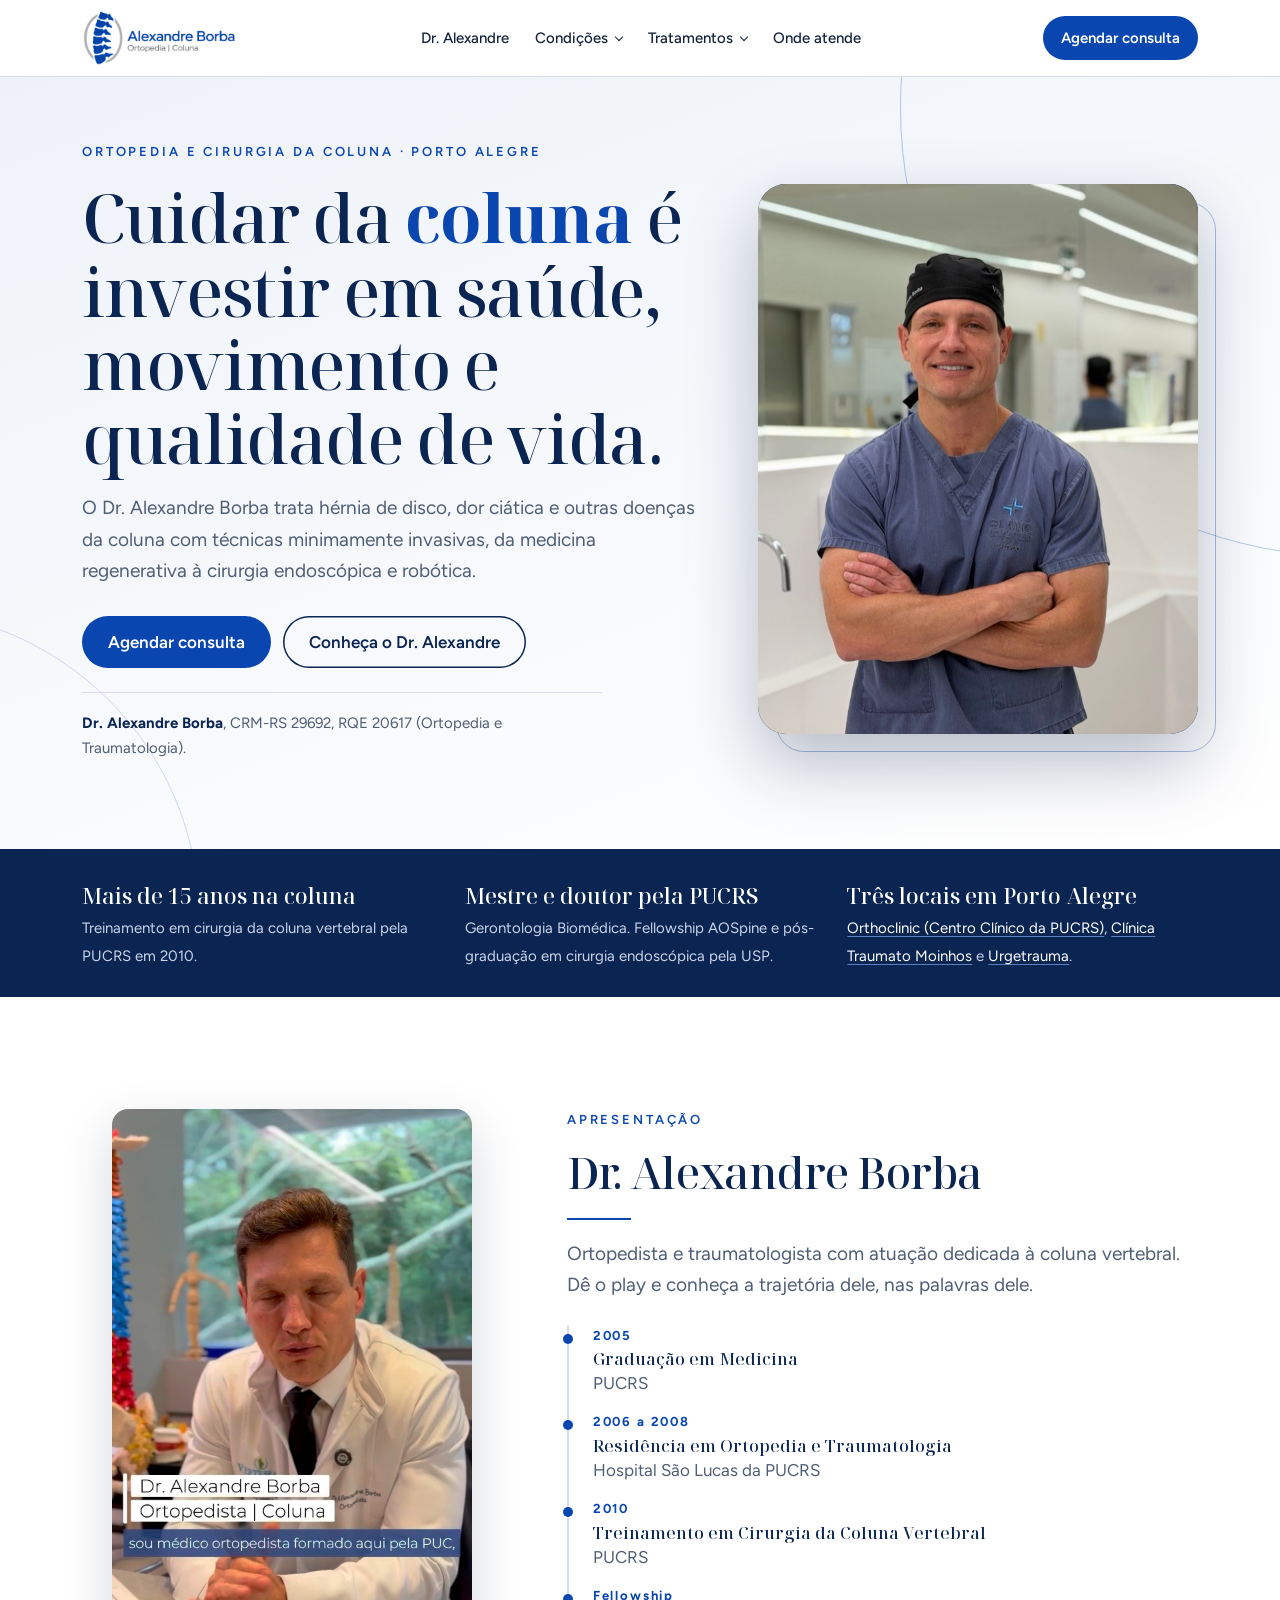
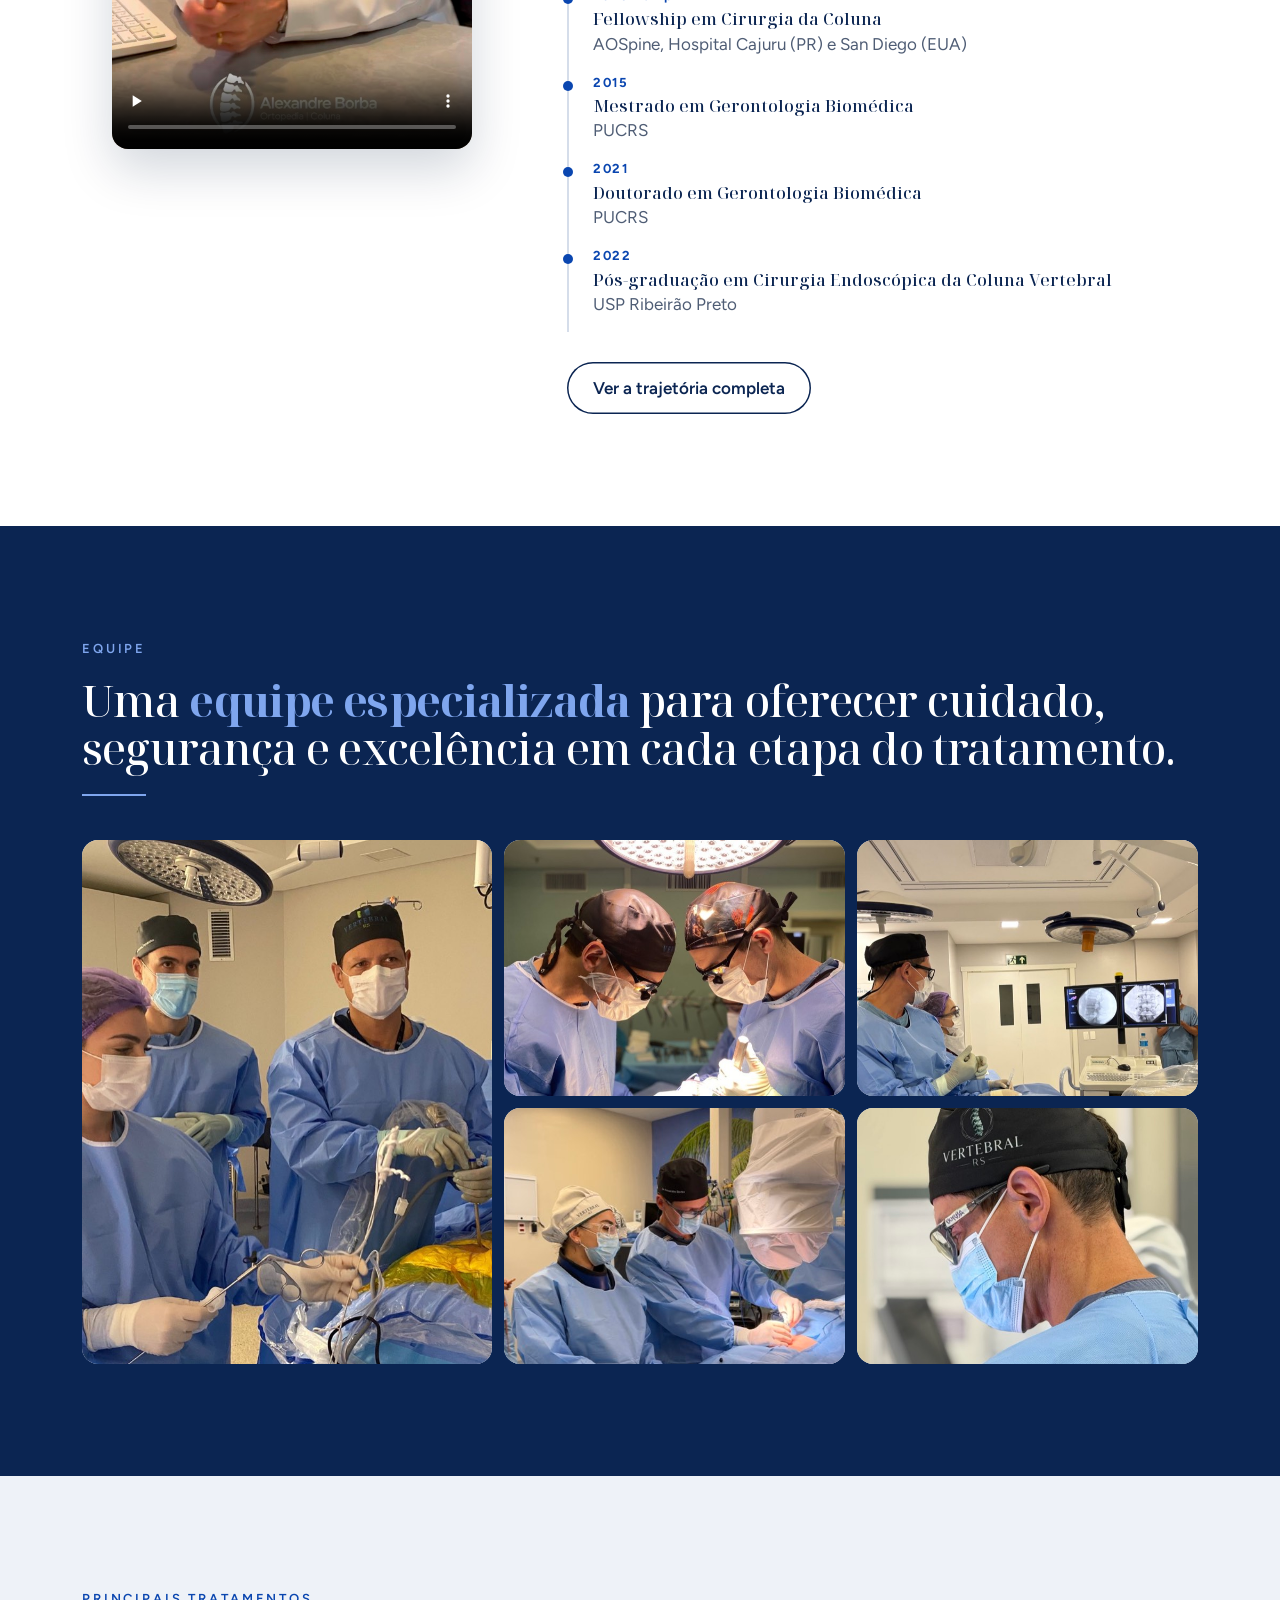
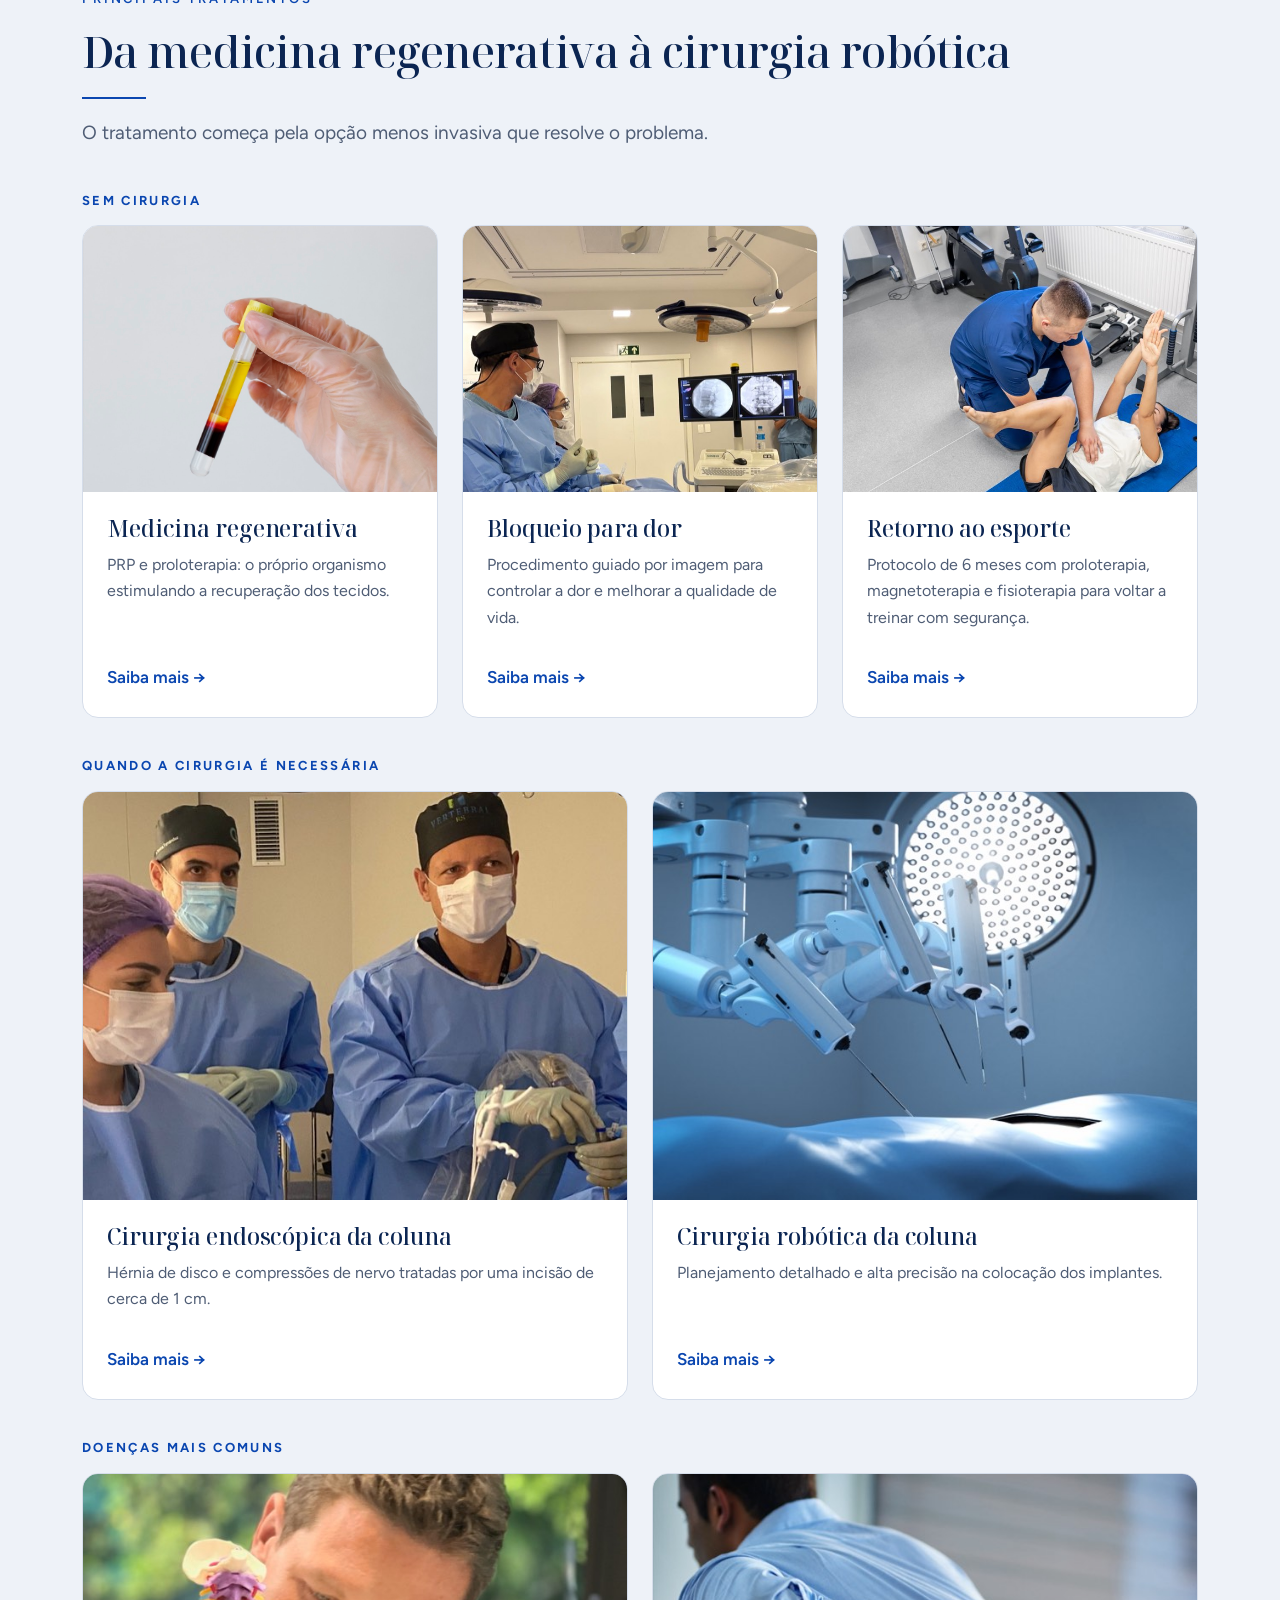
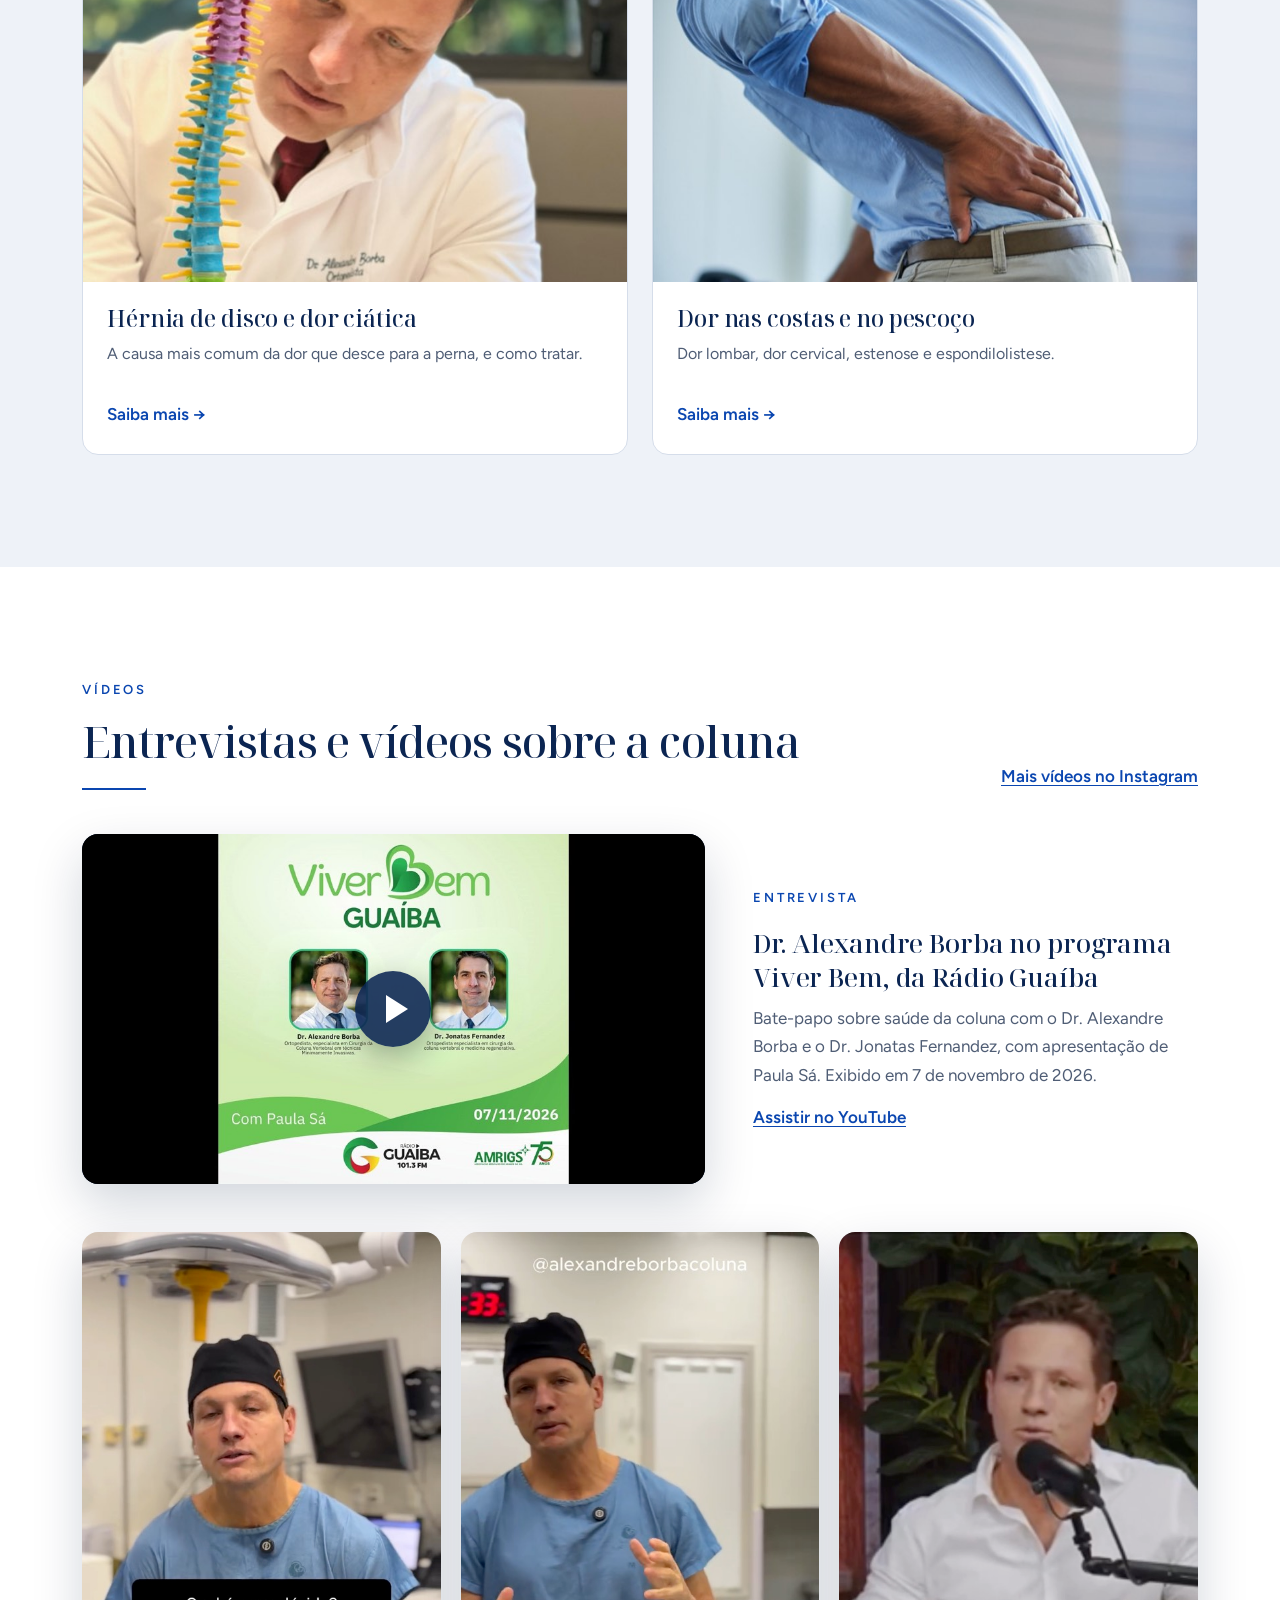
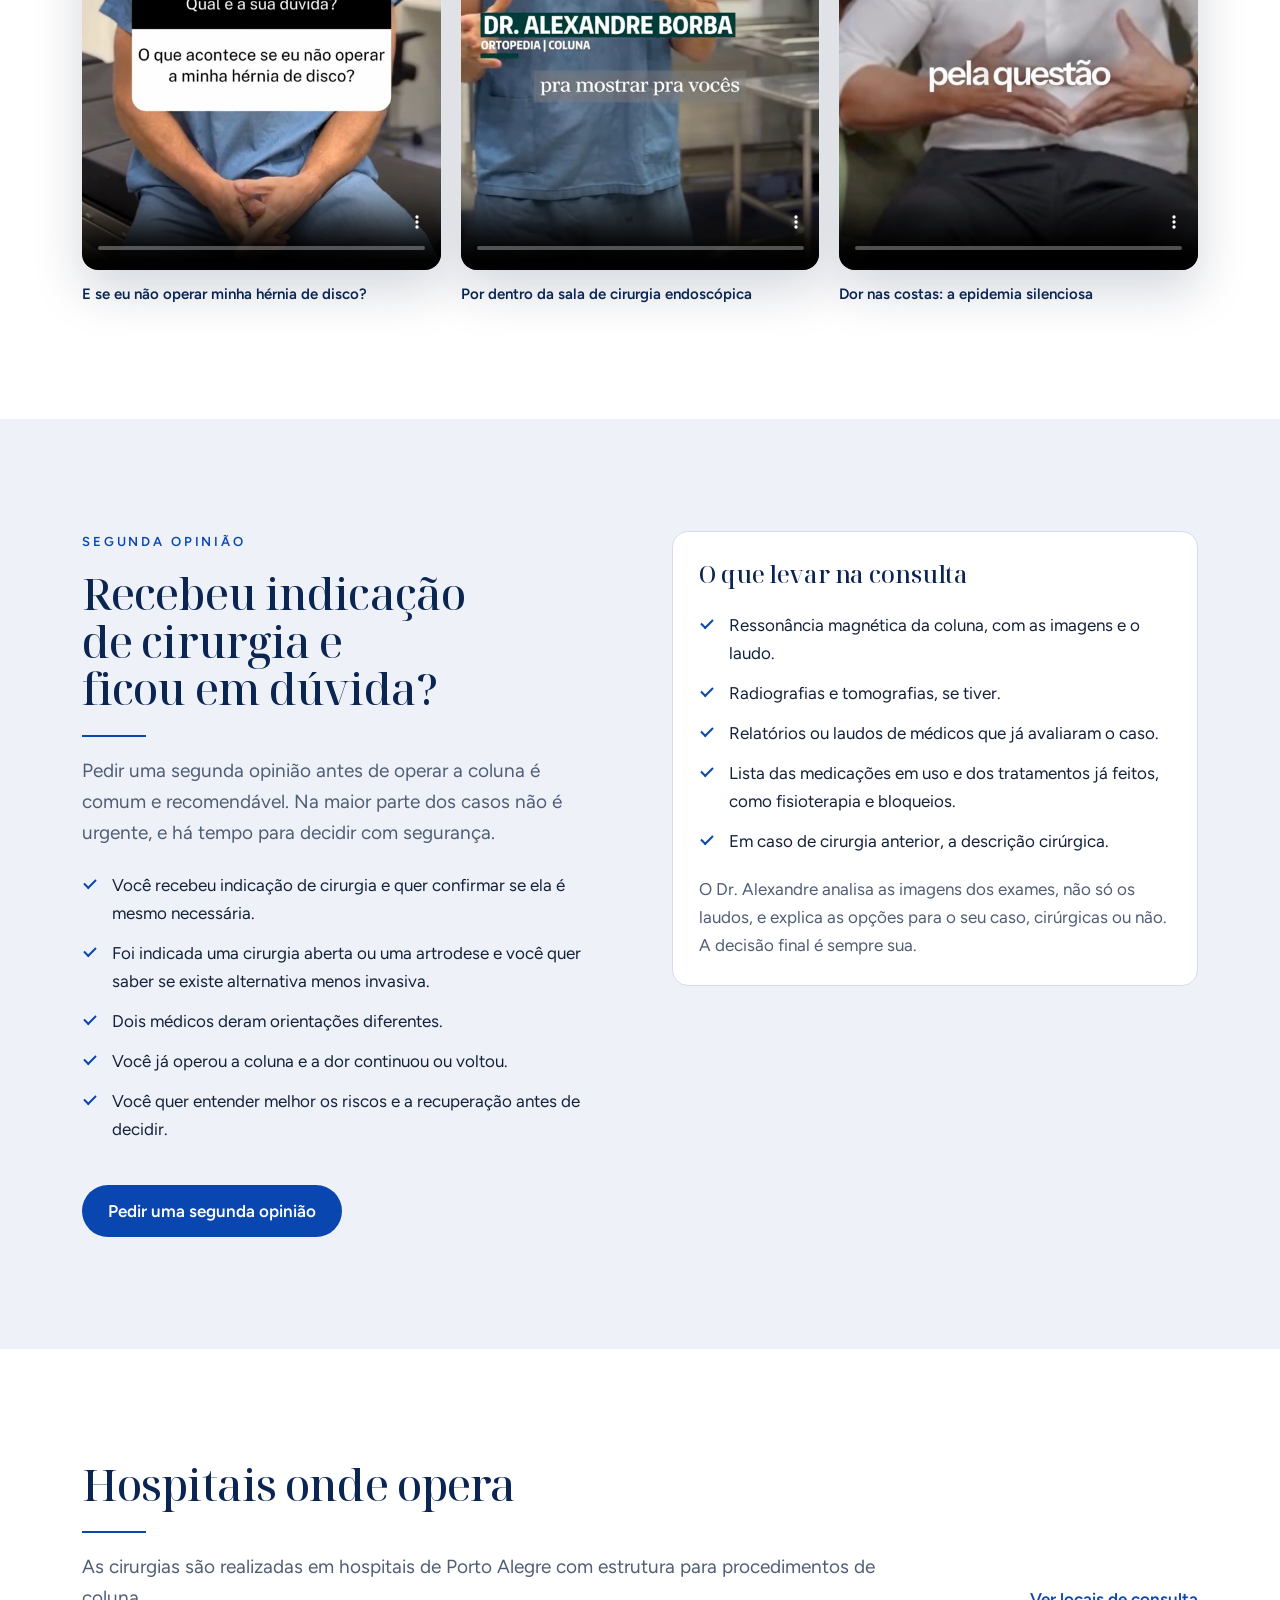
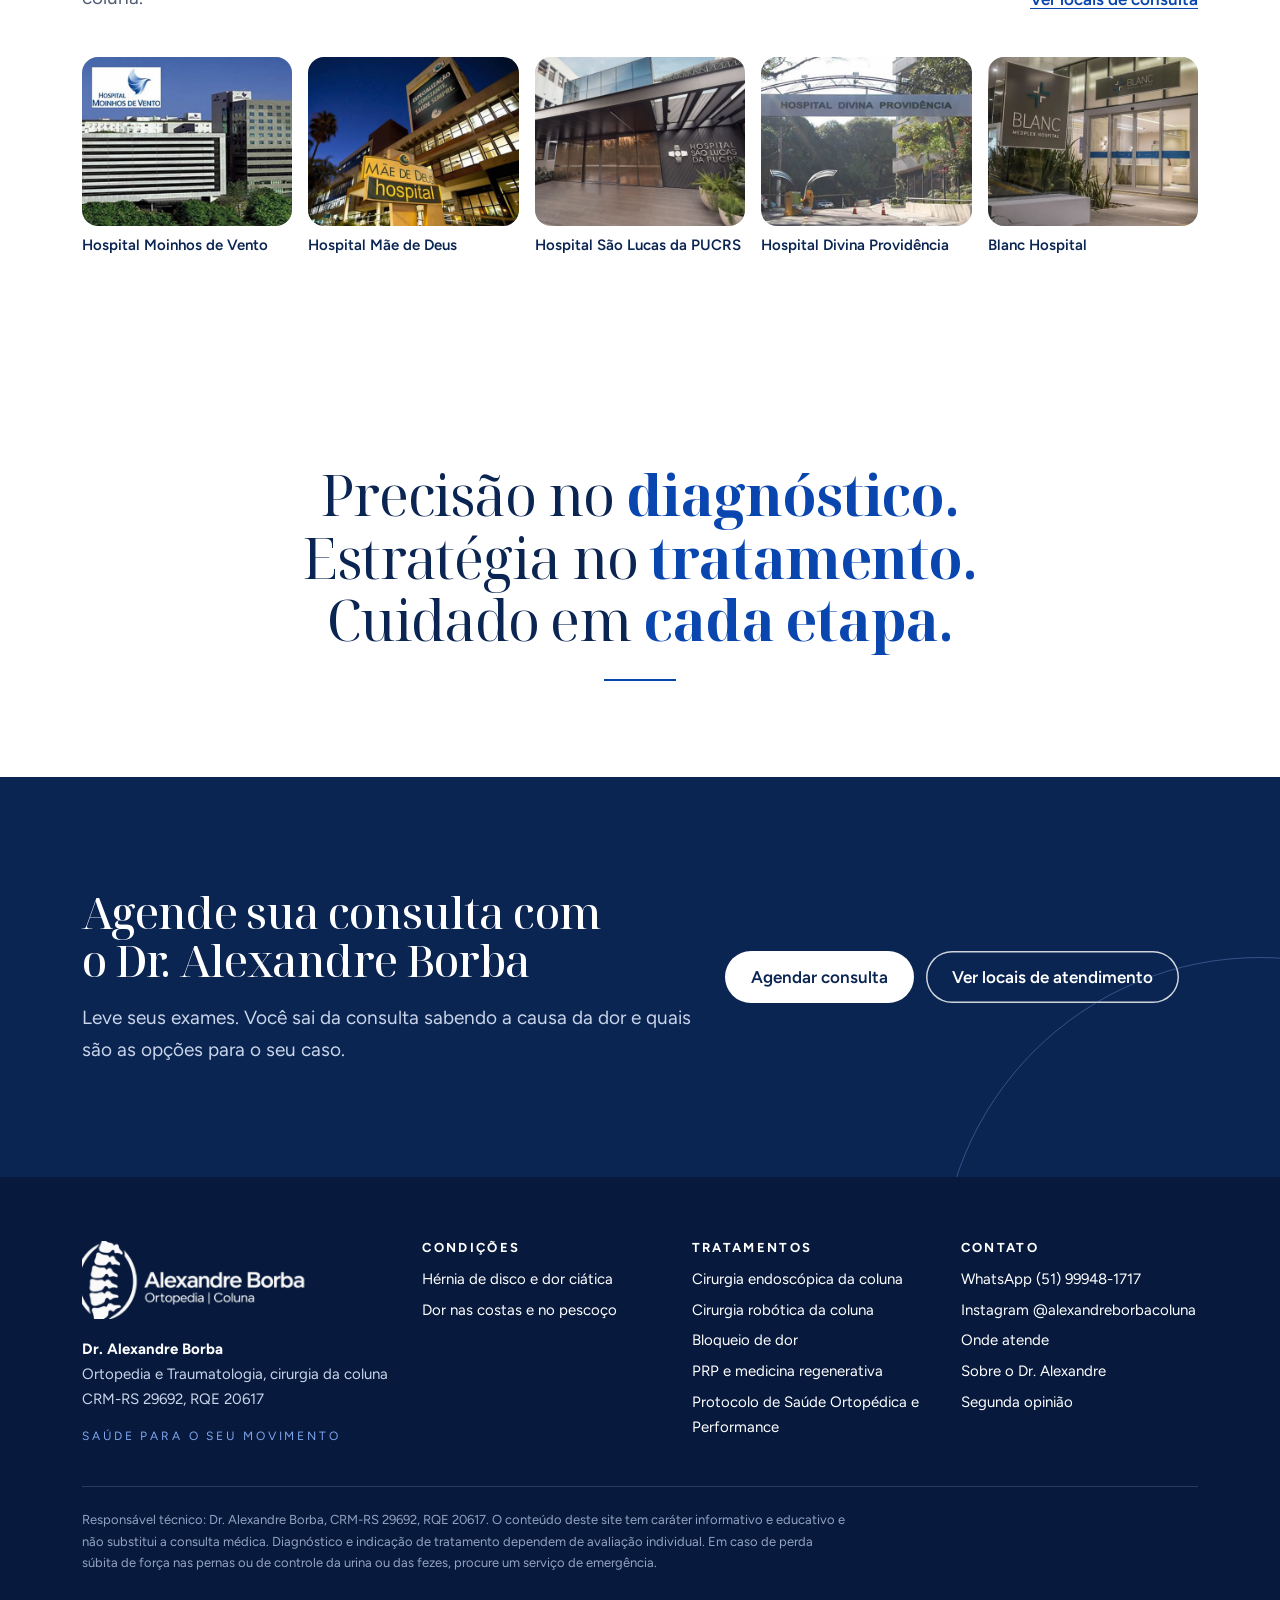
<file: index.html>
<!DOCTYPE html>
<html lang="pt-BR">
<head>
<meta charset="UTF-8">
<meta name="viewport" content="width=device-width, initial-scale=1">
<title>Ortopedista de Coluna em Porto Alegre | Dr. Alexandre Borba, Cirurgia Endoscópica</title>
<meta name="description" content="Dr. Alexandre Borba, ortopedista com atuação em cirurgia da coluna em Porto Alegre (CRM-RS 29692, RQE 20617). Cirurgia endoscópica e robótica, bloqueios e medicina regenerativa para hérnia de disco, dor ciática e dor nas costas.">
<meta name="author" content="Dr. Alexandre Borba">
<meta name="robots" content="noindex, nofollow">
<meta name="theme-color" content="#0B2552">
<link rel="canonical" href="https://alexandreborba.com.br/">
<meta property="og:type" content="website">
<meta property="og:locale" content="pt_BR">
<meta property="og:site_name" content="Dr. Alexandre Borba | Coluna">
<meta property="og:title" content="Ortopedista de Coluna em Porto Alegre | Dr. Alexandre Borba, Cirurgia Endoscópica">
<meta property="og:description" content="Dr. Alexandre Borba, ortopedista com atuação em cirurgia da coluna em Porto Alegre (CRM-RS 29692, RQE 20617). Cirurgia endoscópica e robótica, bloqueios e medicina regenerativa para hérnia de disco, dor ciática e dor nas costas.">
<meta property="og:url" content="https://alexandreborba.com.br/">
<meta property="og:image" content="https://alexandreborba.com.br/assets/img/dr-alexandre-borba-retrato.jpg">
<meta name="twitter:card" content="summary_large_image">
<meta name="geo.region" content="BR-RS">
<meta name="geo.placename" content="Porto Alegre">
<link rel="preconnect" href="https://fonts.googleapis.com">
<link rel="preconnect" href="https://fonts.gstatic.com" crossorigin>
<link href="https://fonts.googleapis.com/css2?family=Noto+Serif+Display:wght@400;500;600;700&family=Figtree:wght@400;500;600;700&display=swap" rel="stylesheet">
<link rel="preload" as="image" imagesrcset="assets/img/dr-alexandre-borba-corredor-640.jpg 640w, assets/img/dr-alexandre-borba-corredor-960.jpg 960w, assets/img/dr-alexandre-borba-corredor.jpg 1200w" imagesizes="(min-width: 1000px) 440px, 66vw">
<link rel="stylesheet" href="assets/site.css">
<script type="application/ld+json">
{
 "@context": "https://schema.org",
 "@graph": [
  {
   "@type": "WebSite",
   "@id": "https://alexandreborba.com.br/#site",
   "url": "https://alexandreborba.com.br/",
   "name": "Dr. Alexandre Borba | Coluna",
   "inLanguage": "pt-BR"
  },
  {
   "@type": "MedicalWebPage",
   "@id": "https://alexandreborba.com.br/#pagina",
   "url": "https://alexandreborba.com.br/",
   "name": "Ortopedista de Coluna em Porto Alegre | Dr. Alexandre Borba, Cirurgia Endoscópica",
   "isPartOf": {
    "@id": "https://alexandreborba.com.br/#site"
   },
   "about": {
    "@id": "https://alexandreborba.com.br/#medico"
   },
   "inLanguage": "pt-BR",
   "dateModified": "2026-10-29"
  },
  {
   "@type": "VideoObject",
   "@id": "https://alexandreborba.com.br/#video",
   "name": "Apresentação do Dr. Alexandre Borba",
   "description": "O Dr. Alexandre Borba, ortopedista e cirurgião de coluna em Porto Alegre, apresenta sua formação e sua forma de trabalhar.",
   "thumbnailUrl": "https://alexandreborba.com.br/assets/video/dr-alexandre-borba-apresentacao.jpg",
   "contentUrl": "https://alexandreborba.com.br/assets/video/dr-alexandre-borba-apresentacao.mp4",
   "uploadDate": "2026-10-29",
   "duration": "PT1M34S",
   "inLanguage": "pt-BR"
  },
  {
   "@type": [
    "Physician",
    "Person"
   ],
   "@id": "https://alexandreborba.com.br/#medico",
   "name": "Dr. Alexandre Borba",
   "url": "https://alexandreborba.com.br/dr-alexandre-borba.html",
   "image": "https://alexandreborba.com.br/assets/img/dr-alexandre-borba-retrato.jpg",
   "logo": "https://alexandreborba.com.br/assets/img/logo-alexandre-borba.png",
   "slogan": "Saúde para o seu movimento",
   "jobTitle": "Ortopedista e Traumatologista, cirurgião de coluna",
   "telephone": "+55-51-99948-1717",
   "identifier": [
    {
     "@type": "PropertyValue",
     "propertyID": "CRM-RS",
     "value": "29692"
    },
    {
     "@type": "PropertyValue",
     "propertyID": "RQE",
     "value": "20617"
    }
   ],
   "address": {
    "@type": "PostalAddress",
    "streetAddress": "Av. Ipiranga, 6690, sala 301, Centro Clínico da PUCRS",
    "addressLocality": "Porto Alegre",
    "addressRegion": "RS",
    "addressCountry": "BR"
   },
   "sameAs": [
    "https://www.instagram.com/alexandreborbacoluna/",
    "http://lattes.cnpq.br/7791435081480795",
    "https://vertebralrs.com.br/dr-alexandre-borba/",
    "https://www.google.com/maps?cid=7950288220098017709"
   ],
   "alternateName": "Alexandre Borba",
   "description": "Ortopedista e traumatologista com atuação em cirurgia da coluna vertebral em Porto Alegre, com foco em cirurgia endoscópica, cirurgia robótica, técnicas minimamente invasivas e medicina regenerativa.",
   "medicalSpecialty": [
    "Orthopedic",
    "Surgical"
   ],
   "areaServed": [
    {
     "@type": "City",
     "name": "Porto Alegre"
    },
    {
     "@type": "State",
     "name": "Rio Grande do Sul"
    }
   ],
   "knowsAbout": [
    "Cirurgia endoscópica da coluna",
    "Cirurgia robótica da coluna",
    "Bloqueio de dor",
    "PRP e medicina regenerativa",
    "Protocolo de Saúde Ortopédica e Performance",
    "Hérnia de disco e dor ciática",
    "Dor nas costas e no pescoço"
   ],
   "alumniOf": [
    {
     "@type": "CollegeOrUniversity",
     "name": "Pontifícia Universidade Católica do Rio Grande do Sul (PUCRS)"
    },
    {
     "@type": "CollegeOrUniversity",
     "name": "Universidade de São Paulo (USP)"
    }
   ],
   "memberOf": [
    {
     "@type": "Organization",
     "name": "Sociedade Brasileira de Ortopedia e Traumatologia (SBOT)"
    },
    {
     "@type": "Organization",
     "name": "Sociedade Brasileira de Coluna (SBC)"
    },
    {
     "@type": "Organization",
     "name": "Associação Brasileira Ortopédica de Osteometabolismo (ABOOM)"
    }
   ]
  }
 ]
}
</script>
<script>window.SITE_DEMO = true;</script>
</head>
<body>

<a class="skip" href="#conteudo">Pular para o conteúdo</a>
<header class="top">
  <div class="wrap">
    <a class="brand" href="index.html"><img src="assets/img/logo-alexandre-borba.png" width="400" height="143" alt="Dr. Alexandre Borba, Ortopedia e Coluna"></a>
    <nav class="nav" aria-label="Principal"><ul><li><a href="dr-alexandre-borba.html">Dr. Alexandre</a></li><li class="has-sub"><a href="index.html#doencas">Condições</a><ul class="sub"><li><a href="hernia-de-disco.html">Hérnia de disco e dor ciática</a></li><li><a href="dor-na-coluna.html">Dor nas costas e no pescoço</a></li></ul></li><li class="has-sub"><a href="index.html#tratamentos">Tratamentos</a><ul class="sub"><li><a href="cirurgia-endoscopica-da-coluna.html">Cirurgia endoscópica da coluna</a></li><li><a href="cirurgia-robotica-da-coluna.html">Cirurgia robótica da coluna</a></li><li><a href="bloqueios-da-coluna.html">Bloqueio de dor</a></li><li><a href="prp-medicina-regenerativa.html">PRP e medicina regenerativa</a></li><li><a href="protocolo-saude-ortopedica-e-performance.html">Protocolo de Saúde Ortopédica e Performance</a></li></ul></li><li><a href="contato.html">Onde atende</a></li></ul></nav>
    <div class="top-actions">
      <a class="btn btn-primary" href="https://wa.me/5551999481717?text=Ol%C3%A1%2C%20gostaria%20de%20agendar%20uma%20consulta%20com%20o%20Dr.%20Alexandre%20Borba." data-agendar data-origem="topo">Agendar consulta</a>
      <button class="menu-btn" id="menu-btn" type="button" aria-label="Abrir menu" aria-expanded="false" aria-controls="mnav"><span></span></button>
    </div>
  </div>
  <nav class="mnav" id="mnav" aria-label="Menu"><div class="wrap"><a href="dr-alexandre-borba.html">Dr. Alexandre Borba</a><p class="grp"><a href="index.html#doencas">Condições</a></p><ul><li><a href="hernia-de-disco.html">Hérnia de disco e dor ciática</a></li><li><a href="dor-na-coluna.html">Dor nas costas e no pescoço</a></li></ul><p class="grp"><a href="index.html#tratamentos">Tratamentos</a></p><ul><li><a href="cirurgia-endoscopica-da-coluna.html">Cirurgia endoscópica da coluna</a></li><li><a href="cirurgia-robotica-da-coluna.html">Cirurgia robótica da coluna</a></li><li><a href="bloqueios-da-coluna.html">Bloqueio de dor</a></li><li><a href="prp-medicina-regenerativa.html">PRP e medicina regenerativa</a></li><li><a href="protocolo-saude-ortopedica-e-performance.html">Protocolo de Saúde Ortopédica e Performance</a></li></ul><a href="contato.html">Onde atende</a></div></nav>
</header>
<main id="conteudo">

<section class="hero">
  <div class="wrap hero-grid">
    <div class="hero-copy">
      <span class="eyebrow">Ortopedia e cirurgia da coluna · Porto Alegre</span>
      <h1>Cuidar da <em>coluna</em> é investir em saúde, movimento e qualidade de vida.</h1>
      <p class="lede">O Dr. Alexandre Borba trata hérnia de disco, dor ciática e outras doenças da coluna com técnicas minimamente invasivas, da medicina regenerativa à cirurgia endoscópica e robótica.</p>
      <div class="actions"><a class="btn btn-primary" href="https://wa.me/5551999481717?text=Ol%C3%A1%2C%20gostaria%20de%20agendar%20uma%20consulta%20com%20o%20Dr.%20Alexandre%20Borba." data-agendar data-origem="hero">Agendar consulta</a><a class="btn btn-ghost" href="#apresentacao">Conheça o Dr. Alexandre</a></div>
      <p class="creds"><strong>Dr. Alexandre Borba</strong>, CRM-RS 29692, RQE 20617 (Ortopedia e Traumatologia).</p>
    </div>
    <div class="hero-photo hero-photo-natural"><img src="assets/img/dr-alexandre-borba-corredor.jpg" srcset="assets/img/dr-alexandre-borba-corredor-640.jpg 640w, assets/img/dr-alexandre-borba-corredor-960.jpg 960w, assets/img/dr-alexandre-borba-corredor.jpg 1200w" sizes="(min-width: 1000px) 440px, 66vw" width="1200" height="1600" alt="Dr. Alexandre Borba sorrindo, de roupa cirúrgica e braços cruzados, no hospital" fetchpriority="high"></div>
  </div>
</section>

<section class="facts" aria-label="Resumo">
  <div class="wrap">
    <ul>
      <li><strong>Mais de 15 anos na coluna</strong><span>Treinamento em cirurgia da coluna vertebral pela PUCRS em 2010.</span></li>
      <li><strong>Mestre e doutor pela PUCRS</strong><span>Gerontologia Biomédica. Fellowship AOSpine e pós-graduação em cirurgia endoscópica pela USP.</span></li>
      <li><strong>Três locais em Porto Alegre</strong><span><a href="https://www.google.com/maps/search/?api=1&query=Orthoclinic%20Centro%20Cl%C3%ADnico%20PUCRS%20Av.%20Ipiranga%206690%20Porto%20Alegre" target="_blank" rel="noopener">Orthoclinic (Centro Clínico da PUCRS)</a>, <a href="https://clinicatraumato.com.br/" target="_blank" rel="noopener">Clínica Traumato Moinhos</a> e <a href="https://urgetrauma.com.br/" target="_blank" rel="noopener">Urgetrauma</a>.</span></li>
    </ul>
  </div>
</section>

<section class="band" id="apresentacao" aria-labelledby="apresentacao-titulo">
  <div class="wrap split split-top intro">
    <figure class="vid"><video controls playsinline preload="none" poster="assets/video/dr-alexandre-borba-apresentacao.jpg" aria-label="Vídeo de apresentação do Dr. Alexandre Borba"><source src="assets/video/dr-alexandre-borba-apresentacao.mp4" type="video/mp4"></video></figure>
    <div>
      <span class="eyebrow">Apresentação</span>
      <h2 id="apresentacao-titulo">Dr. Alexandre Borba</h2>
      <p class="lede">Ortopedista e traumatologista com atuação dedicada à coluna vertebral. Dê o play e conheça a trajetória dele, nas palavras dele.</p>
      <ol class="cv cv-mini"><li><time>2005</time><strong>Graduação em Medicina</strong><span>PUCRS</span></li><li><time>2006 a 2008</time><strong>Residência em Ortopedia e Traumatologia</strong><span>Hospital São Lucas da PUCRS</span></li><li><time>2010</time><strong>Treinamento em Cirurgia da Coluna Vertebral</strong><span>PUCRS</span></li><li><time>Fellowship</time><strong>Fellowship em Cirurgia da Coluna</strong><span>AOSpine, Hospital Cajuru (PR) e San Diego (EUA)</span></li><li><time>2015</time><strong>Mestrado em Gerontologia Biomédica</strong><span>PUCRS</span></li><li><time>2021</time><strong>Doutorado em Gerontologia Biomédica</strong><span>PUCRS</span></li><li><time>2022</time><strong>Pós-graduação em Cirurgia Endoscópica da Coluna Vertebral</strong><span>USP Ribeirão Preto</span></li></ol>
      <div class="actions"><a class="btn btn-ghost" href="dr-alexandre-borba.html">Ver a trajetória completa</a></div>
    </div>
  </div>
</section>

<section class="band band-petrol" id="equipe" aria-labelledby="equipe-titulo">
  <div class="wrap">
    <div class="head">
      <span class="eyebrow">Equipe</span>
      <h2 id="equipe-titulo">Uma <em>equipe especializada</em> para oferecer cuidado, segurança e excelência em cada etapa do tratamento.</h2>
    </div>
    <div class="mosaic"><div class="photo  tall"><img src="assets/img/cirurgia-endoscopica-equipe-vertebral.jpg" srcset="assets/img/cirurgia-endoscopica-equipe-vertebral-640.jpg 640w, assets/img/cirurgia-endoscopica-equipe-vertebral-960.jpg 960w, assets/img/cirurgia-endoscopica-equipe-vertebral.jpg 1200w" sizes="(min-width: 1000px) 33vw, (min-width: 640px) 50vw, 66vw" width="1200" height="1600" alt="Equipe durante cirurgia endoscópica da coluna" loading="lazy"></div><div class="photo  "><img src="assets/img/cirurgia-coluna-dupla.jpg" srcset="assets/img/cirurgia-coluna-dupla-640.jpg 640w, assets/img/cirurgia-coluna-dupla-960.jpg 960w, assets/img/cirurgia-coluna-dupla.jpg 1200w" sizes="(min-width: 1000px) 33vw, (min-width: 640px) 50vw, 66vw" width="1200" height="1600" alt="Dois cirurgiões operando a coluna sob o foco cirúrgico" loading="lazy"></div><div class="photo  "><img src="assets/img/bloqueio-coluna-fluoroscopia.jpg" srcset="assets/img/bloqueio-coluna-fluoroscopia-640.jpg 640w, assets/img/bloqueio-coluna-fluoroscopia-960.jpg 960w, assets/img/bloqueio-coluna-fluoroscopia.jpg 1200w" sizes="(min-width: 1000px) 33vw, (min-width: 640px) 50vw, 66vw" width="1200" height="1600" alt="Procedimento na coluna lombar guiado por fluoroscopia" loading="lazy"></div><div class="photo  "><img src="assets/img/equipe-procedimento-coluna.jpg" srcset="assets/img/equipe-procedimento-coluna-640.jpg 640w, assets/img/equipe-procedimento-coluna-960.jpg 960w, assets/img/equipe-procedimento-coluna.jpg 1600w" sizes="(min-width: 1000px) 33vw, (min-width: 640px) 50vw, 66vw" width="1600" height="1200" alt="Dr. Alexandre Borba e instrumentadora durante procedimento na coluna" loading="lazy"></div><div class="photo  "><img src="assets/img/dr-alexandre-borba-touca-vertebral.jpg" srcset="assets/img/dr-alexandre-borba-touca-vertebral-640.jpg 640w, assets/img/dr-alexandre-borba-touca-vertebral-960.jpg 960w, assets/img/dr-alexandre-borba-touca-vertebral.jpg 1200w" sizes="(min-width: 1000px) 33vw, (min-width: 640px) 50vw, 66vw" width="1200" height="1600" alt="Dr. Alexandre Borba com a touca da Vertebral RS no centro cirúrgico" loading="lazy"></div></div>
  </div>
</section>

<section class="band band-mist" id="tratamentos" aria-labelledby="trat-titulo">
  <div class="wrap">
    <div class="head">
      <span class="eyebrow">Principais tratamentos</span>
      <h2 id="trat-titulo">Da medicina regenerativa à cirurgia robótica</h2>
      <p class="lede">O tratamento começa pela opção menos invasiva que resolve o problema.</p>
    </div>
    <h3 class="grp-title">Sem cirurgia</h3>
    <ul class="cards cards-3"><li><a class="card" href="prp-medicina-regenerativa.html"><div class="photo r43 "><img src="assets/img/prp-plasma-rico-em-plaquetas.jpg" width="998" height="1500" alt="Tubo de sangue centrifugado com o plasma rico em plaquetas separado" loading="lazy"></div><div class="card-body"><h3>Medicina regenerativa</h3><p>PRP e proloterapia: o próprio organismo estimulando a recuperação dos tecidos.</p><span>Saiba mais</span></div></a></li><li><a class="card" href="bloqueios-da-coluna.html"><div class="photo r43 "><img src="assets/img/bloqueio-coluna-fluoroscopia.jpg" srcset="assets/img/bloqueio-coluna-fluoroscopia-640.jpg 640w, assets/img/bloqueio-coluna-fluoroscopia-960.jpg 960w, assets/img/bloqueio-coluna-fluoroscopia.jpg 1200w" sizes="(min-width: 1000px) 33vw, (min-width: 640px) 50vw, 66vw" width="1200" height="1600" alt="Bloqueio na coluna guiado por fluoroscopia" loading="lazy"></div><div class="card-body"><h3>Bloqueio para dor</h3><p>Procedimento guiado por imagem para controlar a dor e melhorar a qualidade de vida.</p><span>Saiba mais</span></div></a></li><li><a class="card" href="protocolo-saude-ortopedica-e-performance.html"><div class="photo r43 "><img src="assets/img/reabilitacao-protocolo.jpg" srcset="assets/img/reabilitacao-protocolo-640.jpg 640w, assets/img/reabilitacao-protocolo-960.jpg 960w, assets/img/reabilitacao-protocolo.jpg 1000w" sizes="(min-width: 1000px) 33vw, (min-width: 640px) 50vw, 66vw" width="1000" height="1500" alt="Paciente em exercício de reabilitação com fisioterapeuta" loading="lazy"></div><div class="card-body"><h3>Retorno ao esporte</h3><p>Protocolo de 6 meses com proloterapia, magnetoterapia e fisioterapia para voltar a treinar com segurança.</p><span>Saiba mais</span></div></a></li></ul>
    <h3 class="grp-title">Quando a cirurgia é necessária</h3>
    <ul class="cards cards-2"><li><a class="card" href="cirurgia-endoscopica-da-coluna.html"><div class="photo r43 "><img src="assets/img/cirurgia-endoscopica-equipe-vertebral.jpg" srcset="assets/img/cirurgia-endoscopica-equipe-vertebral-640.jpg 640w, assets/img/cirurgia-endoscopica-equipe-vertebral-960.jpg 960w, assets/img/cirurgia-endoscopica-equipe-vertebral.jpg 1200w" sizes="(min-width: 1000px) 33vw, (min-width: 640px) 50vw, 66vw" width="1200" height="1600" alt="Equipe durante cirurgia endoscópica da coluna, com o endoscópio posicionado" loading="lazy"></div><div class="card-body"><h3>Cirurgia endoscópica da coluna</h3><p>Hérnia de disco e compressões de nervo tratadas por uma incisão de cerca de 1 cm.</p><span>Saiba mais</span></div></a></li><li><a class="card" href="cirurgia-robotica-da-coluna.html"><div class="photo r43 "><img src="assets/img/cirurgia-robotica-ilustracao.jpg" srcset="assets/img/cirurgia-robotica-ilustracao-640.jpg 640w, assets/img/cirurgia-robotica-ilustracao-960.jpg 960w, assets/img/cirurgia-robotica-ilustracao.jpg 1600w" sizes="(min-width: 1000px) 33vw, (min-width: 640px) 50vw, 66vw" width="1600" height="1200" alt="Ilustração de braços robóticos posicionados sobre o paciente em centro cirúrgico" loading="lazy"></div><div class="card-body"><h3>Cirurgia robótica da coluna</h3><p>Planejamento detalhado e alta precisão na colocação dos implantes.</p><span>Saiba mais</span></div></a></li></ul>
    <h3 class="grp-title" id="doencas">Doenças mais comuns</h3>
    <ul class="cards cards-2"><li><a class="card" href="hernia-de-disco.html"><div class="photo r43 "><img src="assets/img/dr-alexandre-borba-modelo-coluna.jpg" srcset="assets/img/dr-alexandre-borba-modelo-coluna-640.jpg 640w, assets/img/dr-alexandre-borba-modelo-coluna-960.jpg 960w, assets/img/dr-alexandre-borba-modelo-coluna.jpg 1124w" sizes="(min-width: 1000px) 33vw, (min-width: 640px) 50vw, 66vw" width="1124" height="1500" alt="Dr. Alexandre Borba mostrando no modelo da coluna onde ocorre a hérnia de disco" loading="lazy"></div><div class="card-body"><h3>Hérnia de disco e dor ciática</h3><p>A causa mais comum da dor que desce para a perna, e como tratar.</p><span>Saiba mais</span></div></a></li><li><a class="card" href="dor-na-coluna.html"><div class="photo r43 "><img src="assets/img/dor-nas-costas.jpg" srcset="assets/img/dor-nas-costas-640.jpg 640w, assets/img/dor-nas-costas-960.jpg 960w, assets/img/dor-nas-costas.jpg 1001w" sizes="(min-width: 1000px) 33vw, (min-width: 640px) 50vw, 66vw" width="1001" height="1500" alt="Homem com dor na lombar, com a mão nas costas, ao lado da mesa de trabalho" loading="lazy"></div><div class="card-body"><h3>Dor nas costas e no pescoço</h3><p>Dor lombar, dor cervical, estenose e espondilolistese.</p><span>Saiba mais</span></div></a></li></ul>
  </div>
</section>

<section class="band" id="videos" aria-labelledby="videos-titulo">
  <div class="wrap">
    <div class="head head-row">
      <div><span class="eyebrow">Vídeos</span><h2 id="videos-titulo">Entrevistas e vídeos sobre a coluna</h2></div>
      <a class="more" href="https://www.instagram.com/alexandreborbacoluna/" target="_blank" rel="noopener">Mais vídeos no Instagram</a>
    </div>
    <div class="yt-wrap">
      <button class="yt" type="button" data-yt="ptWSweYtEtw" aria-label="Assistir à entrevista do Dr. Alexandre Borba no programa Viver Bem, da Rádio Guaíba">
        <img src="assets/img/radio-guaiba-viver-bem.jpg" srcset="assets/img/radio-guaiba-viver-bem-640.jpg 640w, assets/img/radio-guaiba-viver-bem-960.jpg 960w, assets/img/radio-guaiba-viver-bem.jpg 1280w" sizes="(min-width: 760px) 55vw, 66vw" width="1280" height="720" alt="Programa Viver Bem Guaíba com o Dr. Alexandre Borba" loading="lazy">
        <span class="yt-play" aria-hidden="true"></span>
      </button>
      <div class="yt-txt">
        <span class="eyebrow">Entrevista</span>
        <h3>Dr. Alexandre Borba no programa Viver Bem, da Rádio Guaíba</h3>
        <p>Bate-papo sobre saúde da coluna com o Dr. Alexandre Borba e o Dr. Jonatas Fernandez, com apresentação de Paula Sá. Exibido em 7 de novembro de 2026.</p>
        <a class="more" href="https://www.youtube.com/watch?v=ptWSweYtEtw" target="_blank" rel="noopener">Assistir no YouTube</a>
      </div>
    </div>
    <div class="vids"><figure class="vid"><video controls playsinline preload="none" poster="assets/video/hernia-de-disco-operar.jpg" aria-label="O que acontece se eu não operar minha hérnia de disco?"><source src="assets/video/hernia-de-disco-operar.mp4" type="video/mp4"></video><figcaption>E se eu não operar minha hérnia de disco?</figcaption></figure><figure class="vid"><video controls playsinline preload="none" poster="assets/video/sala-cirurgia-endoscopica.jpg" aria-label="Por dentro de uma sala de cirurgia endoscópica da coluna"><source src="assets/video/sala-cirurgia-endoscopica.mp4" type="video/mp4"></video><figcaption>Por dentro da sala de cirurgia endoscópica</figcaption></figure><figure class="vid"><video controls playsinline preload="none" poster="assets/video/dor-nas-costas-podcast.jpg" aria-label="Dor nas costas: a epidemia silenciosa"><source src="assets/video/dor-nas-costas-podcast.mp4" type="video/mp4"></video><figcaption>Dor nas costas: a epidemia silenciosa</figcaption></figure></div>
  </div>
</section>

<section class="band band-mist" id="segunda-opiniao" aria-labelledby="opiniao-titulo">
  <div class="wrap split split-top">
    <div>
      <span class="eyebrow">Segunda opinião</span>
      <h2 id="opiniao-titulo">Recebeu indicação de cirurgia e ficou em dúvida?</h2>
      <p class="lede">Pedir uma segunda opinião antes de operar a coluna é comum e recomendável. Na maior parte dos casos não é urgente, e há tempo para decidir com segurança.</p>
      <ul class="checks"><li>Você recebeu indicação de cirurgia e quer confirmar se ela é mesmo necessária.</li><li>Foi indicada uma cirurgia aberta ou uma artrodese e você quer saber se existe alternativa menos invasiva.</li><li>Dois médicos deram orientações diferentes.</li><li>Você já operou a coluna e a dor continuou ou voltou.</li><li>Você quer entender melhor os riscos e a recuperação antes de decidir.</li></ul>
      <div class="actions"><a class="btn btn-primary" href="https://wa.me/5551999481717?text=Ol%C3%A1%2C%20gostaria%20de%20agendar%20uma%20consulta%20com%20o%20Dr.%20Alexandre%20Borba." data-agendar data-origem="segunda-opiniao" data-motivo="Já tenho indicação de cirurgia e quero uma segunda opinião">Pedir uma segunda opinião</a></div>
    </div>
    <div class="panel">
      <h3>O que levar na consulta</h3>
      <ul class="checks"><li>Ressonância magnética da coluna, com as imagens e o laudo.</li><li>Radiografias e tomografias, se tiver.</li><li>Relatórios ou laudos de médicos que já avaliaram o caso.</li><li>Lista das medicações em uso e dos tratamentos já feitos, como fisioterapia e bloqueios.</li><li>Em caso de cirurgia anterior, a descrição cirúrgica.</li></ul>
      <p>O Dr. Alexandre analisa as imagens dos exames, não só os laudos, e explica as opções para o seu caso, cirúrgicas ou não. A decisão final é sempre sua.</p>
    </div>
  </div>
</section>

<section class="band" aria-labelledby="hosp-titulo">
  <div class="wrap">
    <div class="head head-row">
      <div><h2 id="hosp-titulo">Hospitais onde opera</h2><p class="lede">As cirurgias são realizadas em hospitais de Porto Alegre com estrutura para procedimentos de coluna.</p></div>
      <a class="more" href="contato.html">Ver locais de consulta</a>
    </div>
    <ul class="hosp"><li><div class="photo r54 "><img src="assets/img/hospital-moinhos-de-vento.jpg" width="500" height="400" alt="Fachada do Hospital Moinhos de Vento" loading="lazy"></div><p>Hospital Moinhos de Vento</p></li><li><div class="photo r54 "><img src="assets/img/hospital-mae-de-deus.jpg" width="500" height="400" alt="Fachada do Hospital Mãe de Deus" loading="lazy"></div><p>Hospital Mãe de Deus</p></li><li><div class="photo r54 "><img src="assets/img/hospital-sao-lucas-pucrs.jpg" width="500" height="400" alt="Fachada do Hospital São Lucas da PUCRS" loading="lazy"></div><p>Hospital São Lucas da PUCRS</p></li><li><div class="photo r54 "><img src="assets/img/hospital-divina-providencia.jpg" width="500" height="400" alt="Fachada do Hospital Divina Providência" loading="lazy"></div><p>Hospital Divina Providência</p></li><li><div class="photo r54 "><img src="assets/img/blanc-hospital.jpg" width="500" height="400" alt="Fachada do Blanc Hospital" loading="lazy"></div><p>Blanc Hospital</p></li></ul>
  </div>
</section>

<section class="statement statement-solo" aria-label="Nosso compromisso">
  <div class="wrap">
    <blockquote>Precisão no <b>diagnóstico.</b><br>Estratégia no <b>tratamento.</b><br>Cuidado em <b>cada etapa.</b></blockquote>
  </div>
</section>

<section class="band band-petrol band-cta">
  <div class="wrap cta-band">
    <div><h2>Agende sua consulta com o Dr. Alexandre Borba</h2><p class="lede">Leve seus exames. Você sai da consulta sabendo a causa da dor e quais são as opções para o seu caso.</p></div>
    <div class="actions"><a class="btn btn-primary" href="https://wa.me/5551999481717?text=Ol%C3%A1%2C%20gostaria%20de%20agendar%20uma%20consulta%20com%20o%20Dr.%20Alexandre%20Borba." data-agendar data-origem="faixa-final">Agendar consulta</a><a class="btn btn-ghost" href="contato.html">Ver locais de atendimento</a></div>
  </div>
</section>

</main>
<footer>
  <div class="wrap">
    <div class="foot-grid">
      <div>
        <img src="assets/img/logo-alexandre-borba-branco.png" width="520" height="170" alt="Alexandre Borba, Ortopedia e Coluna" loading="lazy" class="foot-logo">
        <p><strong style="color:#fff">Dr. Alexandre Borba</strong><br>Ortopedia e Traumatologia, cirurgia da coluna<br>CRM-RS 29692, RQE 20617</p>
        <p class="foot-motto">Saúde para o seu movimento</p>
      </div>
      <div><h2>Condições</h2><ul><li><a href="hernia-de-disco.html">Hérnia de disco e dor ciática</a></li><li><a href="dor-na-coluna.html">Dor nas costas e no pescoço</a></li></ul></div>
      <div><h2>Tratamentos</h2><ul><li><a href="cirurgia-endoscopica-da-coluna.html">Cirurgia endoscópica da coluna</a></li><li><a href="cirurgia-robotica-da-coluna.html">Cirurgia robótica da coluna</a></li><li><a href="bloqueios-da-coluna.html">Bloqueio de dor</a></li><li><a href="prp-medicina-regenerativa.html">PRP e medicina regenerativa</a></li><li><a href="protocolo-saude-ortopedica-e-performance.html">Protocolo de Saúde Ortopédica e Performance</a></li></ul></div>
      <div>
        <h2>Contato</h2>
        <ul>
          <li><a href="https://wa.me/5551999481717?text=Ol%C3%A1%2C%20gostaria%20de%20agendar%20uma%20consulta%20com%20o%20Dr.%20Alexandre%20Borba." data-agendar data-origem="rodape">WhatsApp (51) 99948-1717</a></li>
          <li><a href="https://www.instagram.com/alexandreborbacoluna/" target="_blank" rel="noopener">Instagram @alexandreborbacoluna</a></li>
          <li><a href="contato.html">Onde atende</a></li>
          <li><a href="dr-alexandre-borba.html">Sobre o Dr. Alexandre</a></li>
          <li><a href="index.html#segunda-opiniao">Segunda opinião</a></li>
        </ul>
      </div>
    </div>
    <div class="foot-legal">
      <p>Responsável técnico: Dr. Alexandre Borba, CRM-RS 29692, RQE 20617. O conteúdo deste site tem caráter informativo e educativo e não substitui a consulta médica. Diagnóstico e indicação de tratamento dependem de avaliação individual. Em caso de perda súbita de força nas pernas ou de controle da urina ou das fezes, procure um serviço de emergência.</p>
    </div>
  </div>
</footer>

<dialog class="modal" id="agendar" aria-labelledby="agendar-titulo">
  <div class="modal-in">
    <button class="modal-x" type="button" data-fechar aria-label="Fechar">&times;</button>
    <h2 id="agendar-titulo">Agende sua consulta</h2>
    <p class="lede">Preencha os dados e continue a conversa no WhatsApp com a equipe do Dr. Alexandre Borba.</p>
    <form id="form-agendar" novalidate>
      <div class="field">
        <label for="nome">Seu nome</label>
        <input type="text" id="nome" name="nome" autocomplete="name" required aria-describedby="nome-erro">
        <span class="err" id="nome-erro">Informe seu nome.</span>
      </div>
      <div class="field">
        <label for="telefone">WhatsApp com DDD</label>
        <input type="tel" id="telefone" name="telefone" autocomplete="tel" inputmode="numeric" placeholder="(51) 99999-9999" required aria-describedby="telefone-erro">
        <span class="err" id="telefone-erro">Informe um telefone com DDD, por exemplo (51) 99999-9999.</span>
      </div>
      <div class="field">
        <label for="motivo">Qual é o principal motivo da consulta?</label>
        <select id="motivo" name="motivo" required aria-describedby="motivo-erro"><option value="">Selecione</option><option>Hérnia de disco</option><option>Dor ciática (dor que desce para a perna)</option><option>Dor na lombar</option><option>Dor no pescoço ou no braço</option><option>Estenose de canal</option><option>Já tenho indicação de cirurgia e quero uma segunda opinião</option><option>PRP ou medicina regenerativa</option><option>Protocolo de Saúde Ortopédica e Performance</option><option>Outro motivo</option></select>
        <span class="err" id="motivo-erro">Selecione o motivo da consulta.</span>
      </div>
      <fieldset class="field">
        <legend>Já fez ressonância magnética da coluna?</legend>
        <div class="radios">
          <label><input type="radio" name="exame" value="Sim" checked> Sim</label>
          <label><input type="radio" name="exame" value="Não"> Não</label>
        </div>
      </fieldset>
      <div class="field">
        <label for="local">Local de preferência</label>
        <select id="local" name="local"><option>Sem preferência</option><option>Orthoclinic, Centro Clínico da PUCRS</option><option>Clínica de Traumatologia e Ortopedia Moinhos de Vento</option><option>Urgetrauma</option></select>
      </div>
      <button class="btn btn-primary" type="submit">Enviar e continuar no WhatsApp</button>
      <p class="form-done" id="form-ok" role="status">Pronto. Se o WhatsApp não abriu, <a id="form-link" href="#">toque aqui para abrir a conversa</a>.</p>
      <p class="form-note">Seus dados são usados apenas para o agendamento da consulta.</p>
    </form>
  </div>
</dialog>
<script src="assets/site.js" defer></script>
</body>
</html>
</file>
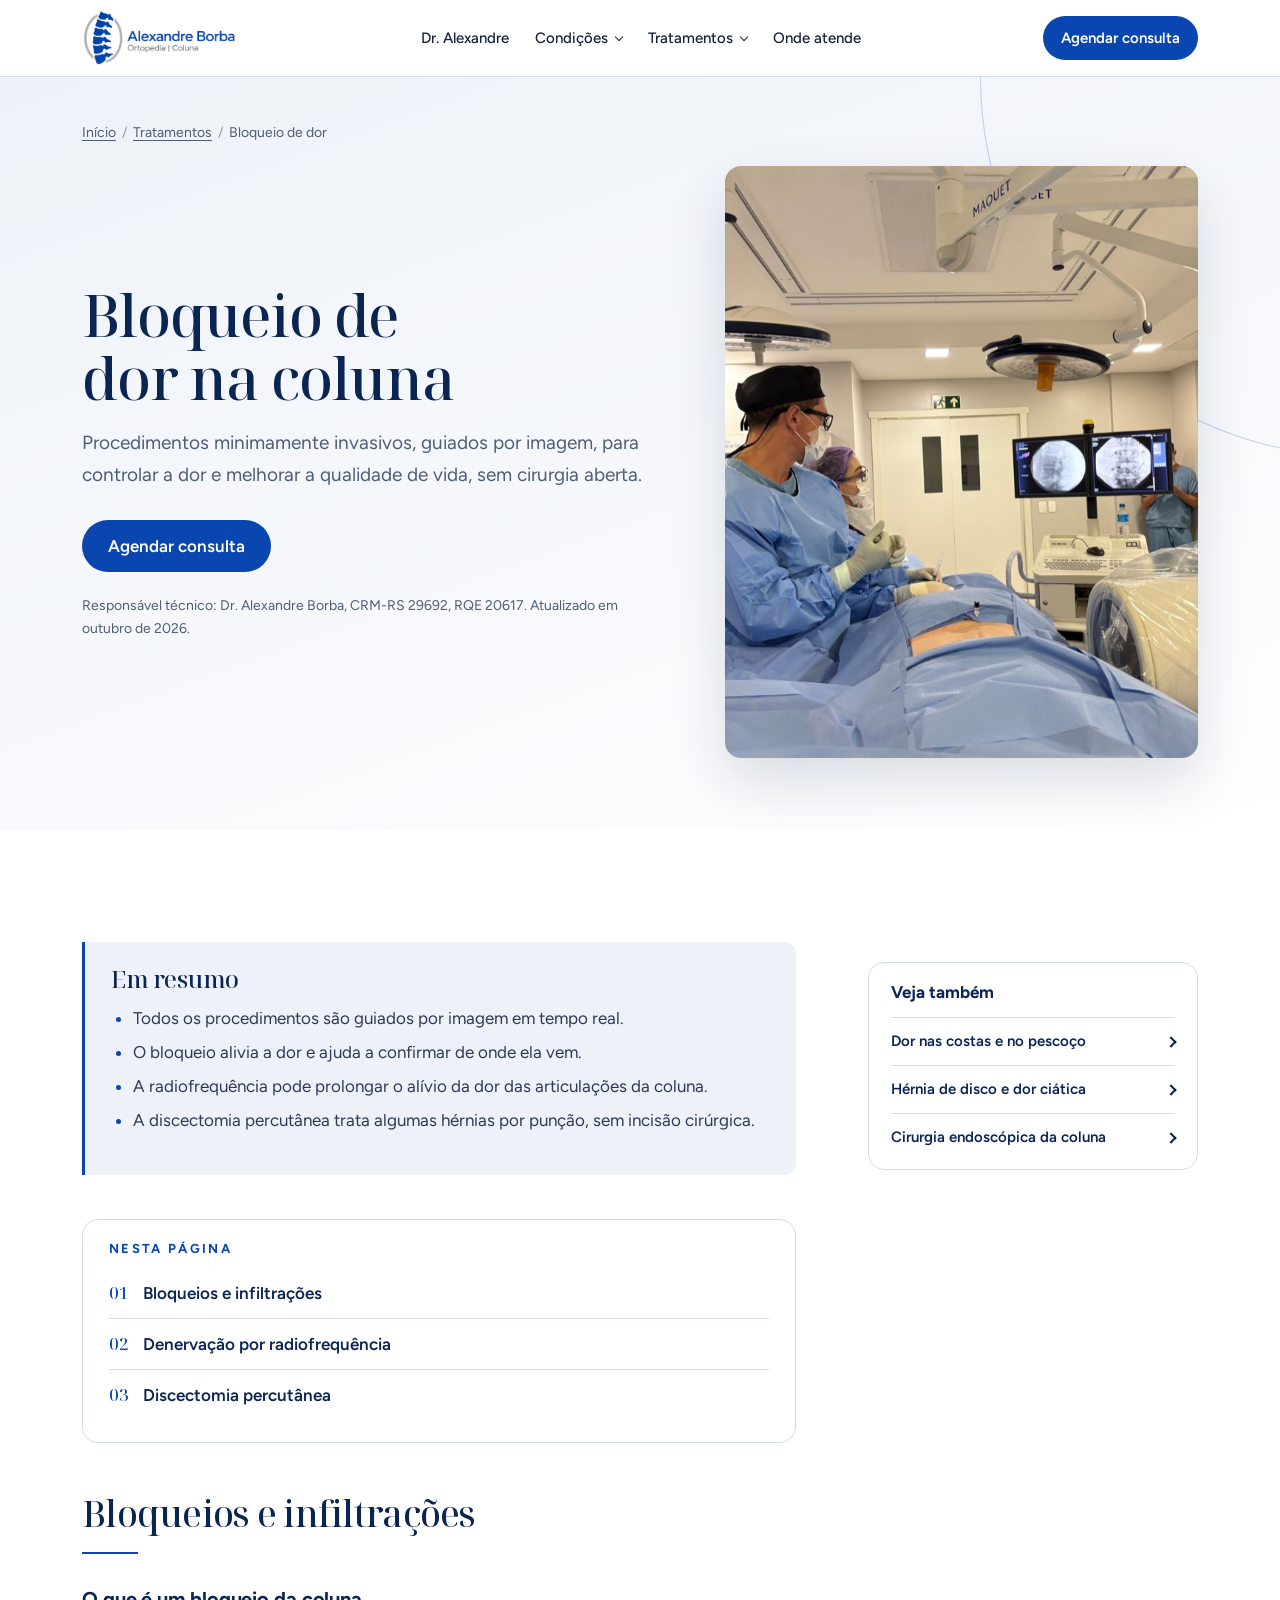
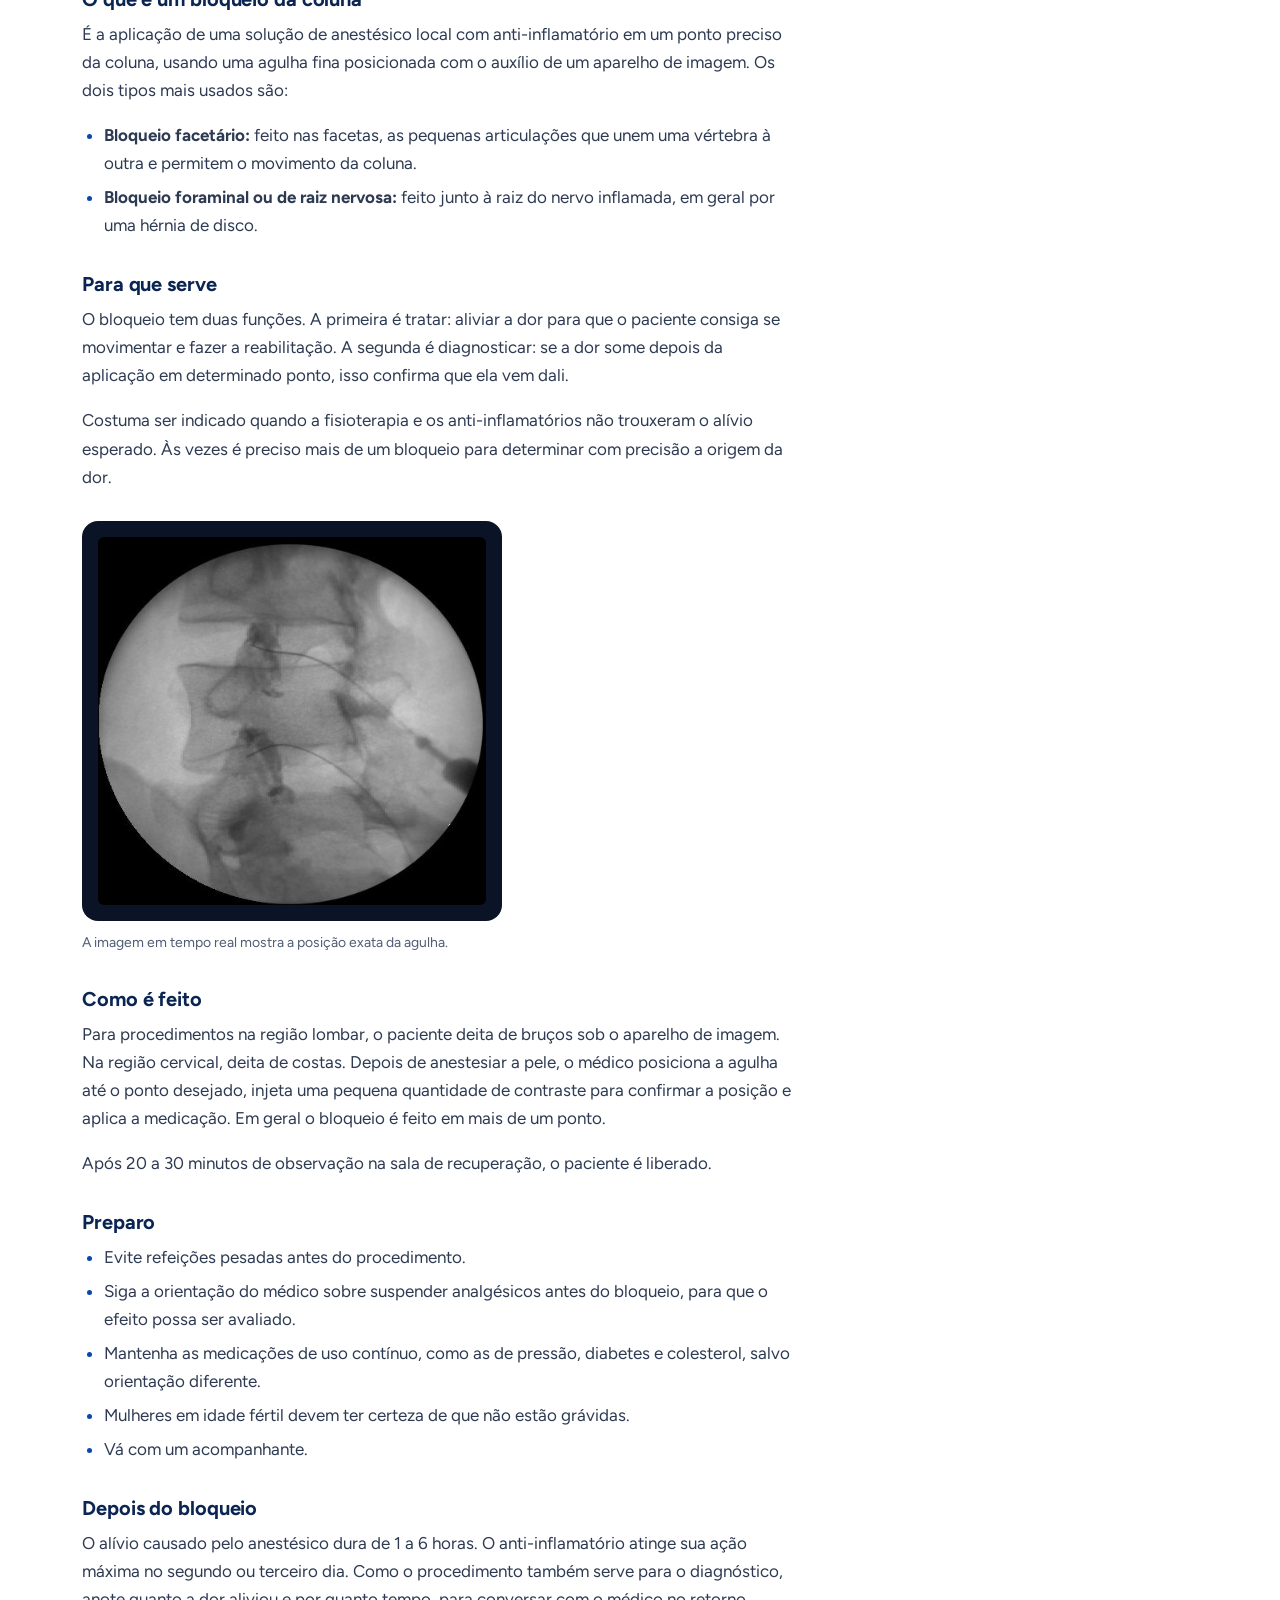
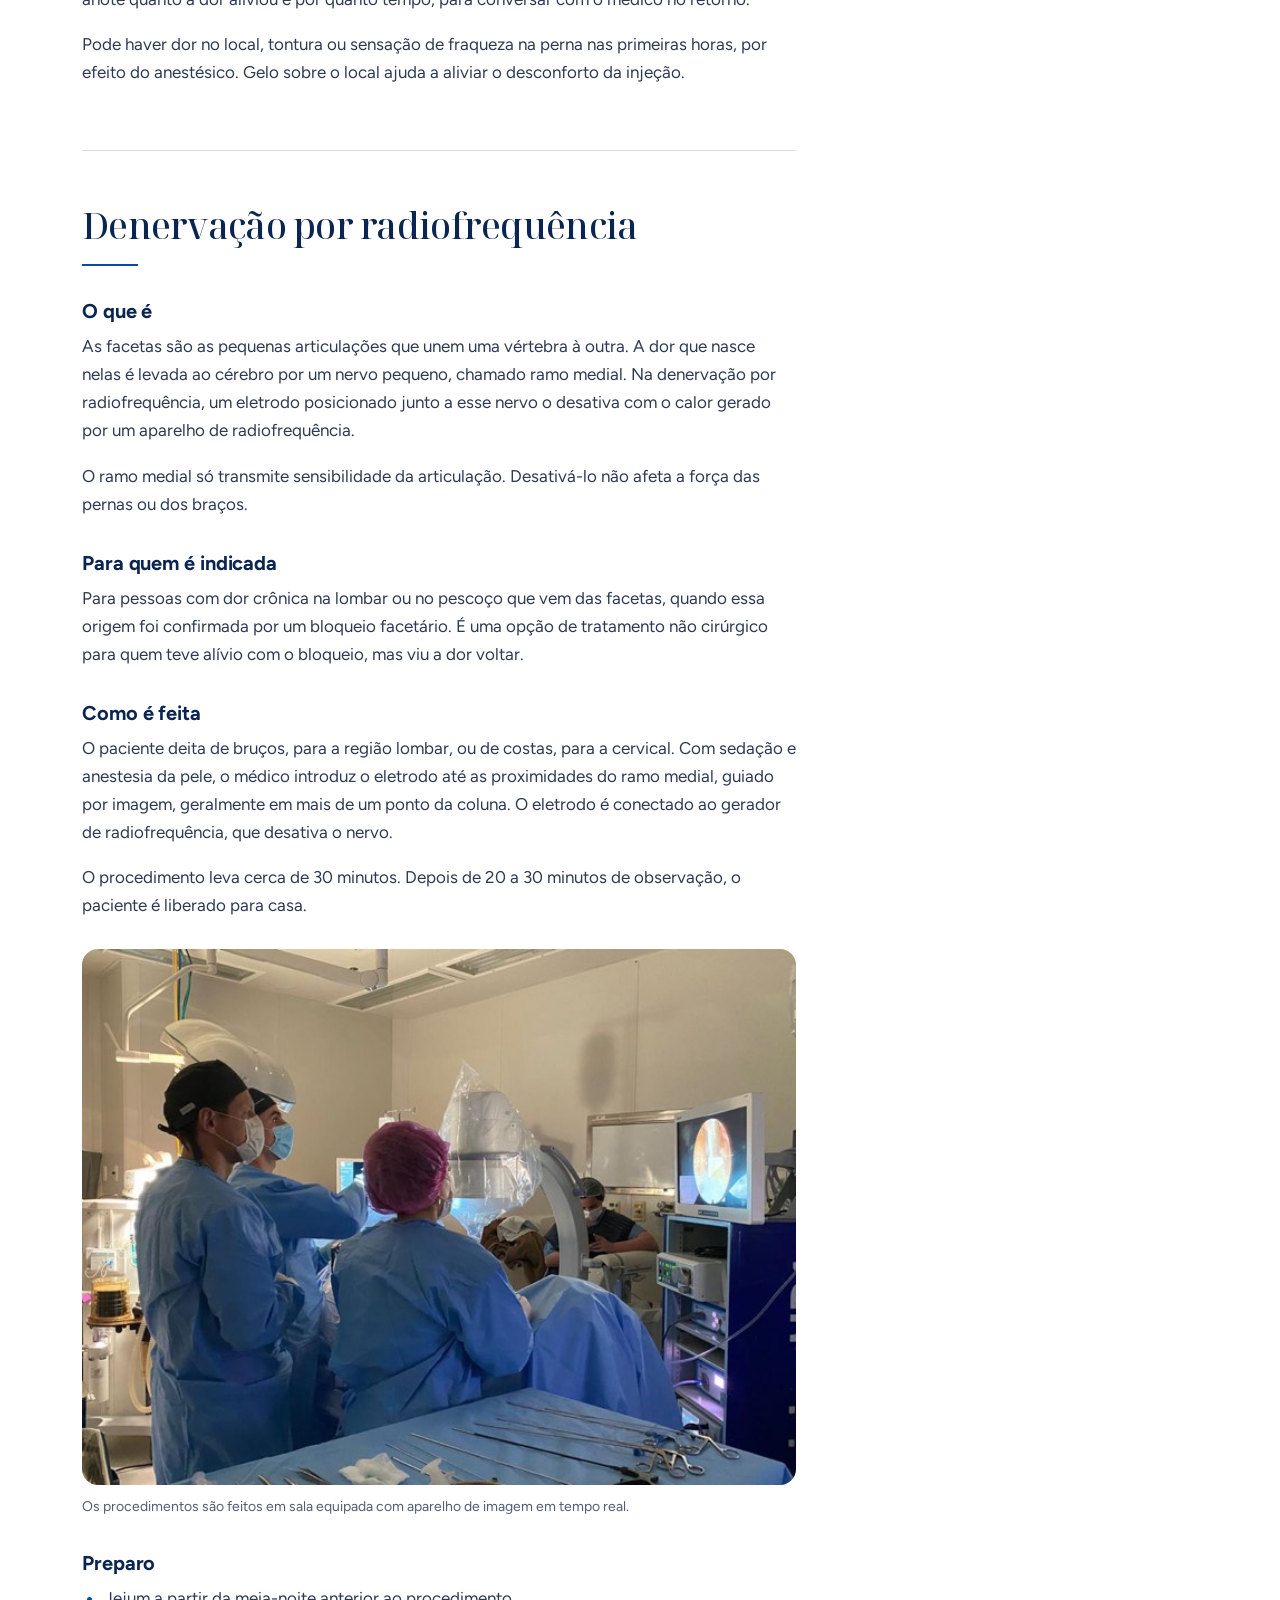
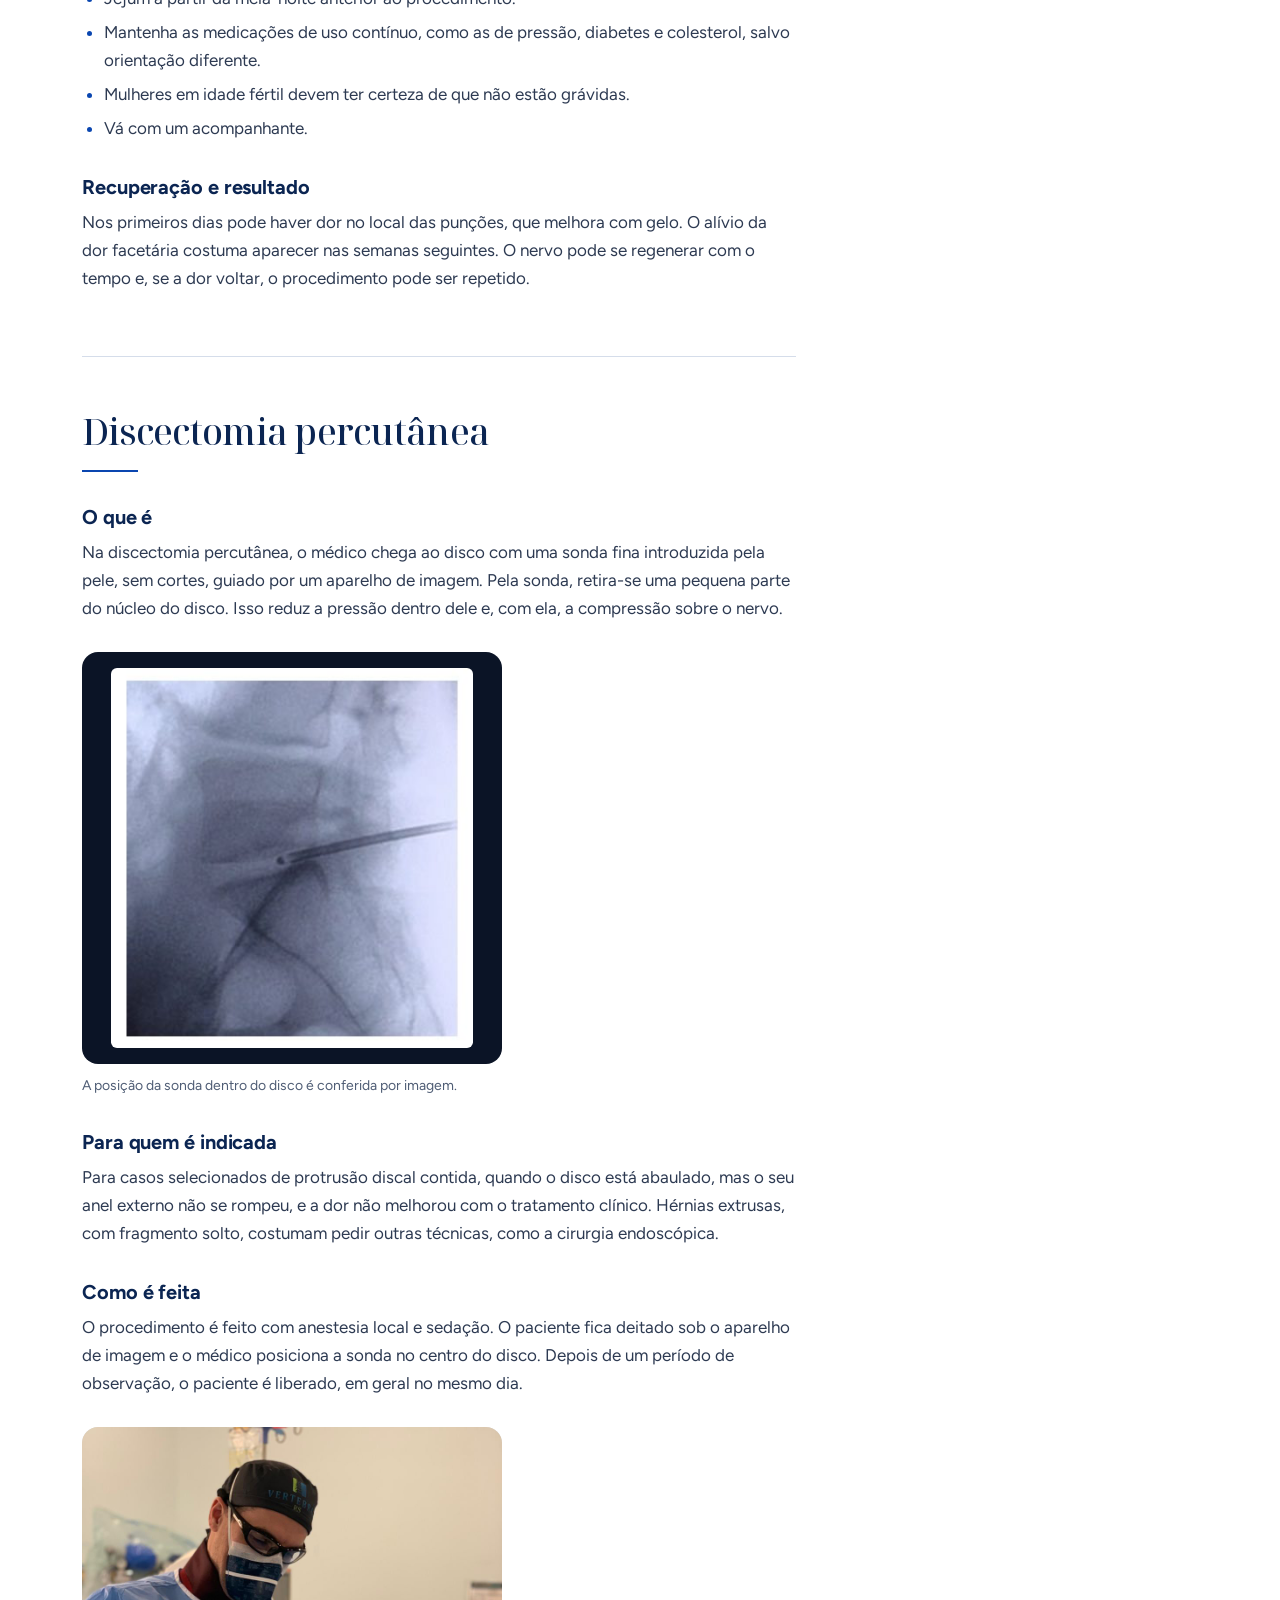
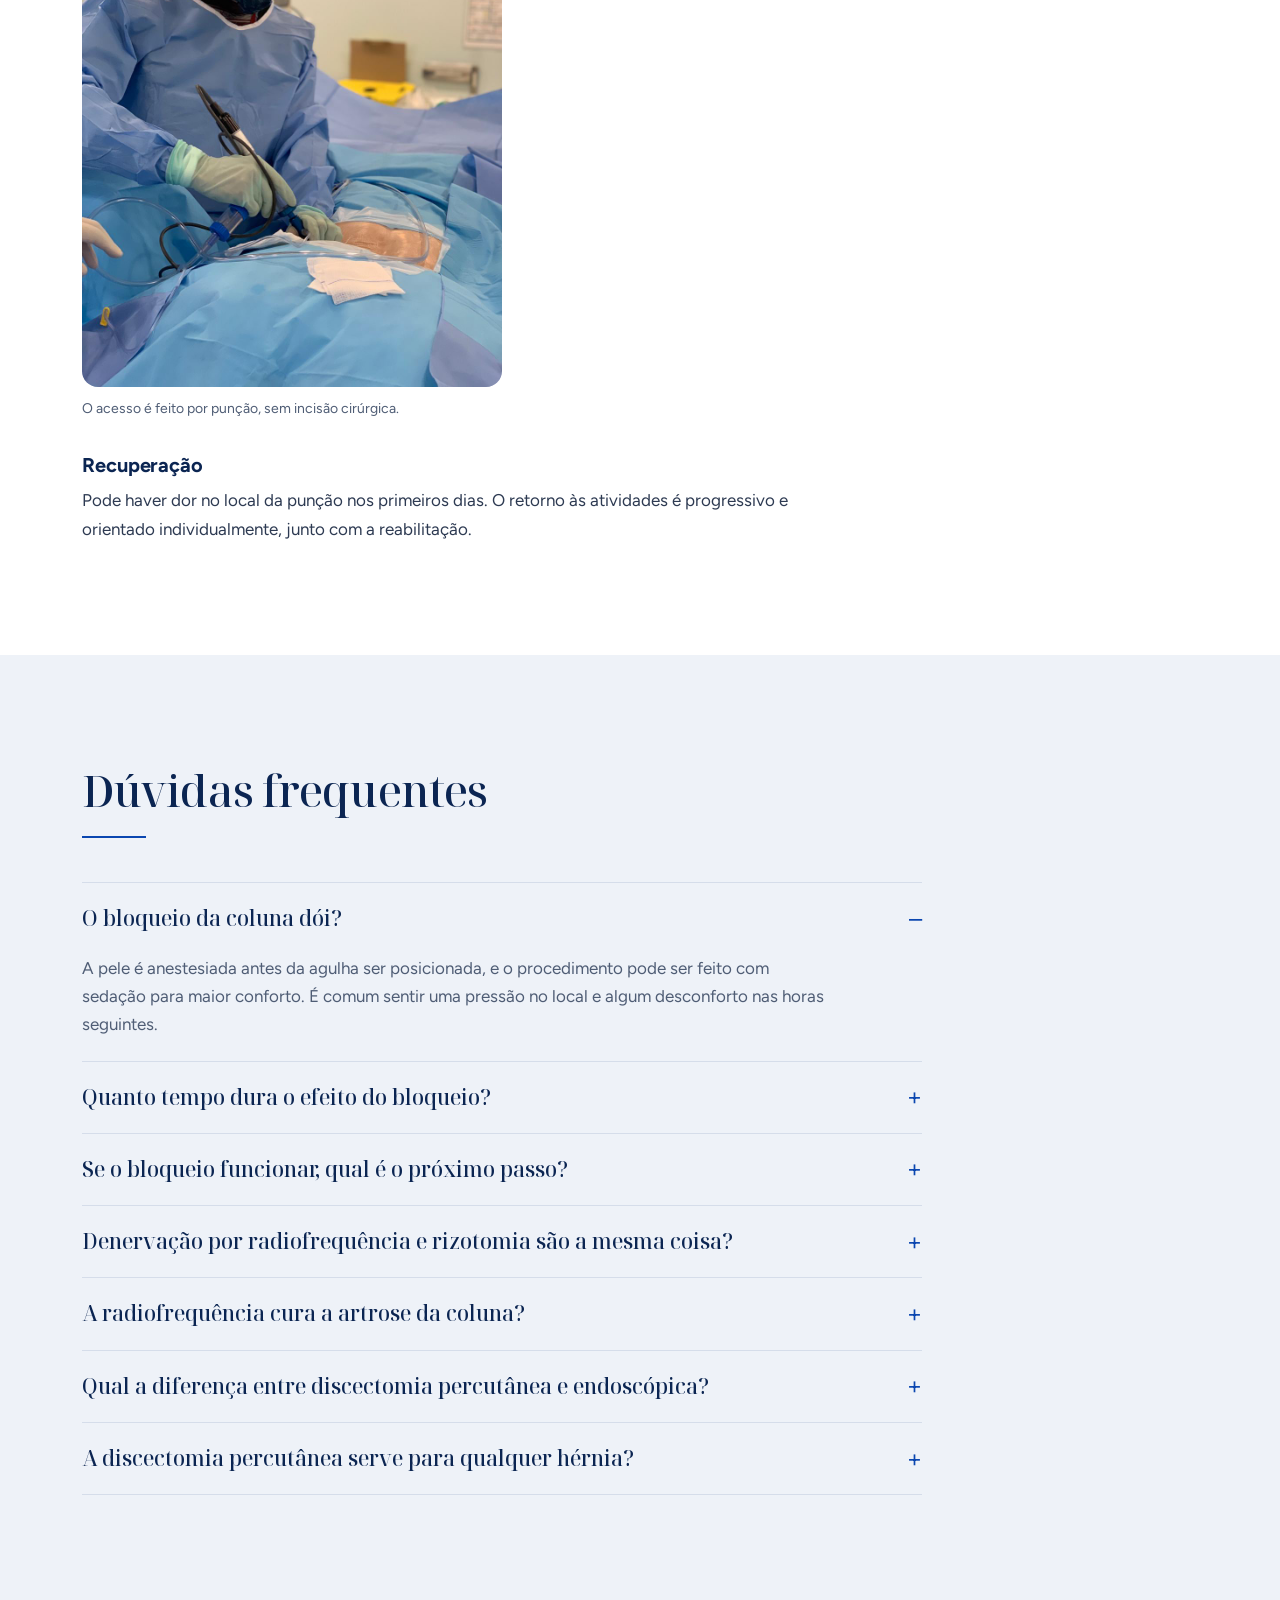
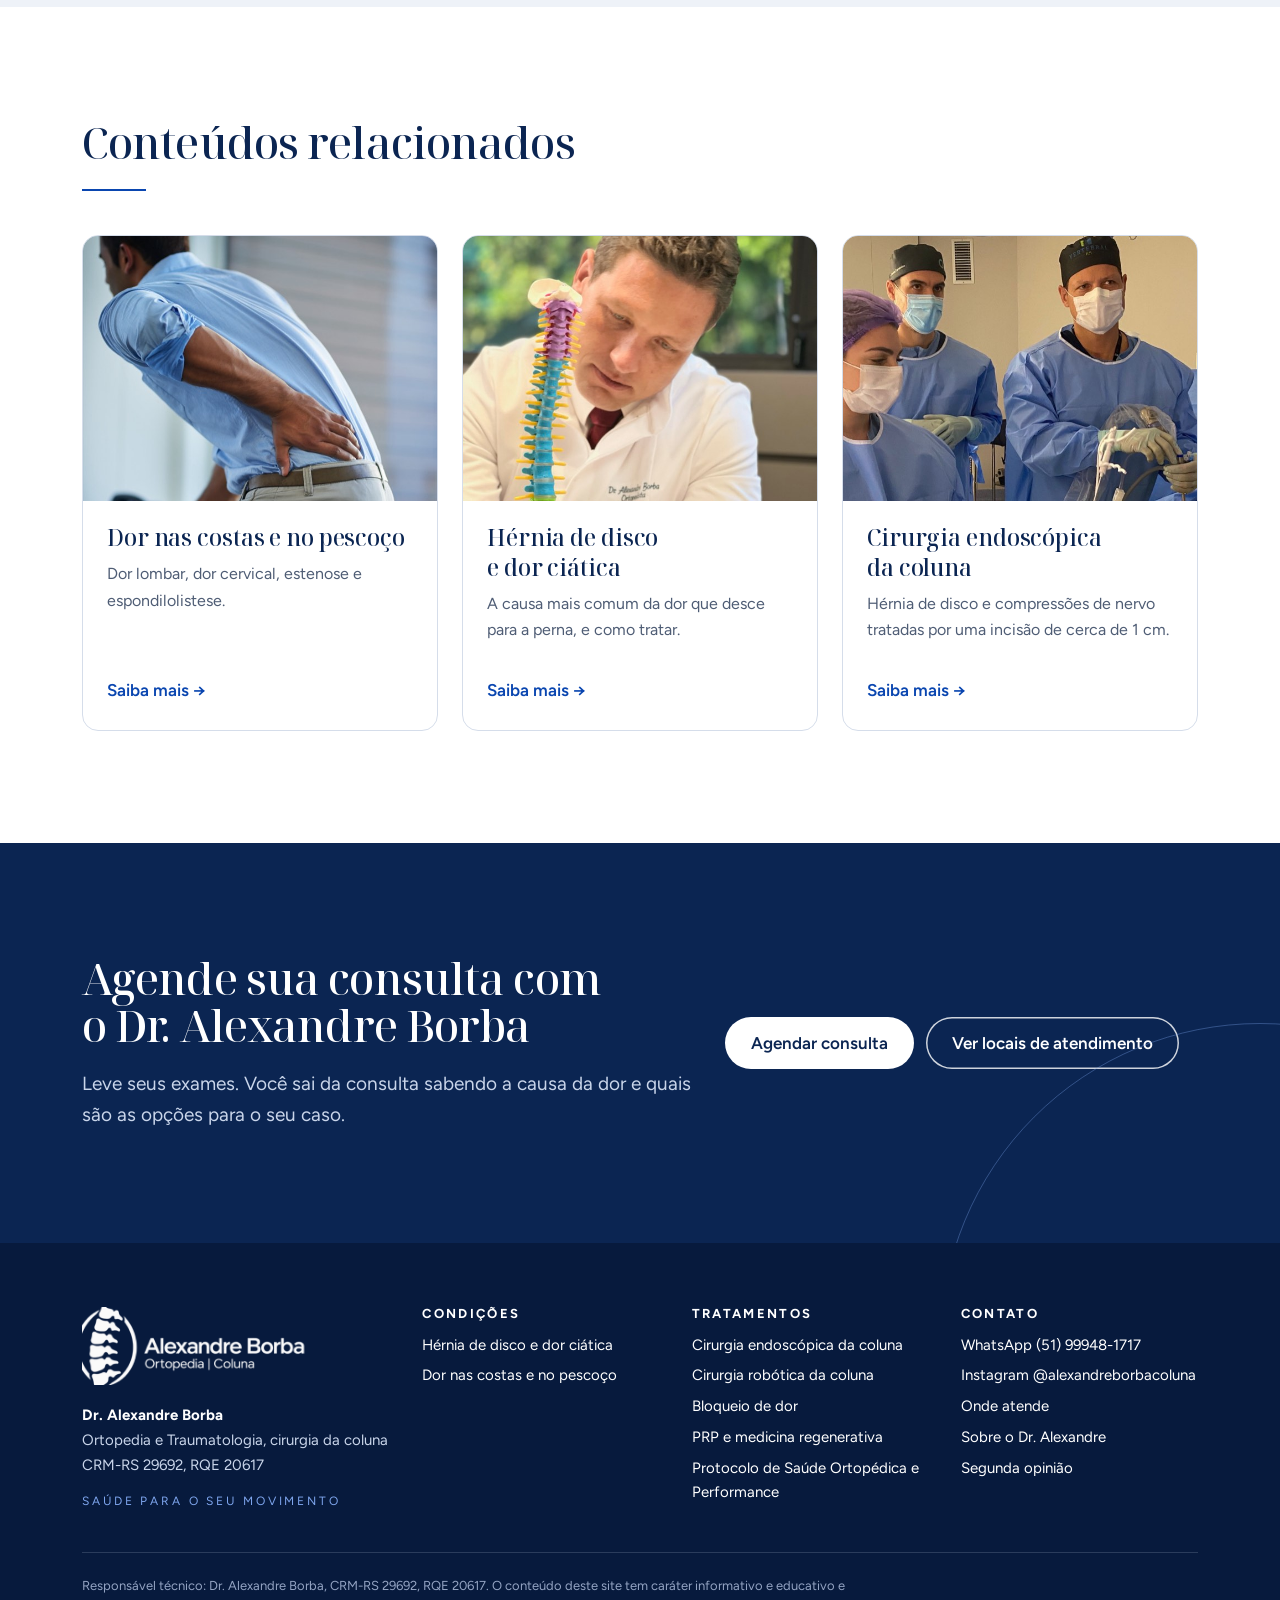
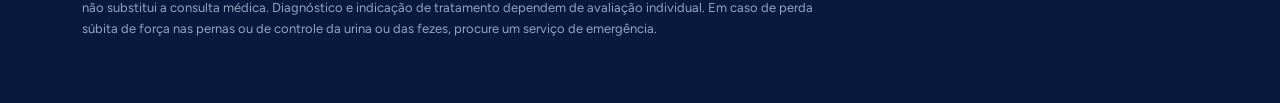
<file: bloqueios-da-coluna.html>
<!DOCTYPE html>
<html lang="pt-BR">
<head>
<meta charset="UTF-8">
<meta name="viewport" content="width=device-width, initial-scale=1">
<title>Bloqueio de Dor na Coluna, Radiofrequência e Infiltração em Porto Alegre | Dr. Alexandre Borba</title>
<meta name="description" content="Bloqueios e infiltrações, denervação por radiofrequência e discectomia percutânea: procedimentos guiados por imagem para tratar a dor na coluna sem cirurgia aberta.">
<meta name="author" content="Dr. Alexandre Borba">
<meta name="robots" content="noindex, nofollow">
<meta name="theme-color" content="#0B2552">
<link rel="canonical" href="https://alexandreborba.com.br/bloqueios-da-coluna.html">
<meta property="og:type" content="website">
<meta property="og:locale" content="pt_BR">
<meta property="og:site_name" content="Dr. Alexandre Borba | Coluna">
<meta property="og:title" content="Bloqueio de Dor na Coluna, Radiofrequência e Infiltração em Porto Alegre | Dr. Alexandre Borba">
<meta property="og:description" content="Bloqueios e infiltrações, denervação por radiofrequência e discectomia percutânea: procedimentos guiados por imagem para tratar a dor na coluna sem cirurgia aberta.">
<meta property="og:url" content="https://alexandreborba.com.br/bloqueios-da-coluna.html">
<meta property="og:image" content="https://alexandreborba.com.br/assets/img/bloqueio-coluna-fluoroscopia.jpg">
<meta name="twitter:card" content="summary_large_image">
<meta name="geo.region" content="BR-RS">
<meta name="geo.placename" content="Porto Alegre">
<link rel="preconnect" href="https://fonts.googleapis.com">
<link rel="preconnect" href="https://fonts.gstatic.com" crossorigin>
<link href="https://fonts.googleapis.com/css2?family=Noto+Serif+Display:wght@400;500;600;700&family=Figtree:wght@400;500;600;700&display=swap" rel="stylesheet">
<link rel="stylesheet" href="assets/site.css">
<script type="application/ld+json">
{
 "@context": "https://schema.org",
 "@graph": [
  {
   "@type": "MedicalProcedure",
   "@id": "https://alexandreborba.com.br/bloqueios-da-coluna.html#denervacao-por-radiofrequencia",
   "name": "Denervação por radiofrequência",
   "description": "Tratamento sem cortes para a dor crônica que vem das articulações da coluna, também conhecido como rizotomia."
  },
  {
   "@type": "MedicalProcedure",
   "@id": "https://alexandreborba.com.br/bloqueios-da-coluna.html#discectomia-percutanea",
   "name": "Discectomia percutânea",
   "description": "Tratamento do disco por punção, guiado por imagem, sem incisão cirúrgica."
  },
  {
   "@type": "MedicalWebPage",
   "@id": "https://alexandreborba.com.br/bloqueios-da-coluna.html#pagina",
   "url": "https://alexandreborba.com.br/bloqueios-da-coluna.html",
   "name": "Bloqueio de Dor na Coluna, Radiofrequência e Infiltração em Porto Alegre | Dr. Alexandre Borba",
   "description": "Bloqueios e infiltrações, denervação por radiofrequência e discectomia percutânea: procedimentos guiados por imagem para tratar a dor na coluna sem cirurgia aberta.",
   "isPartOf": {
    "@id": "https://alexandreborba.com.br/#site"
   },
   "about": {
    "@id": "https://alexandreborba.com.br/bloqueios-da-coluna.html#tema"
   },
   "author": {
    "@id": "https://alexandreborba.com.br/#medico"
   },
   "inLanguage": "pt-BR",
   "dateModified": "2026-10-29",
   "audience": {
    "@type": "Patient"
   }
  },
  {
   "@type": "MedicalProcedure",
   "@id": "https://alexandreborba.com.br/bloqueios-da-coluna.html#tema",
   "name": "Bloqueio de dor",
   "description": "Procedimentos minimamente invasivos, guiados por imagem, para controlar a dor e melhorar a qualidade de vida, sem cirurgia aberta.",
   "procedureType": "https://schema.org/PercutaneousProcedure",
   "relatedLink": [
    "https://alexandreborba.com.br/bloqueios-da-coluna.html#denervacao-por-radiofrequencia",
    "https://alexandreborba.com.br/bloqueios-da-coluna.html#discectomia-percutanea"
   ]
  },
  {
   "@type": [
    "Physician",
    "Person"
   ],
   "@id": "https://alexandreborba.com.br/#medico",
   "name": "Dr. Alexandre Borba",
   "url": "https://alexandreborba.com.br/dr-alexandre-borba.html",
   "image": "https://alexandreborba.com.br/assets/img/dr-alexandre-borba-retrato.jpg",
   "logo": "https://alexandreborba.com.br/assets/img/logo-alexandre-borba.png",
   "slogan": "Saúde para o seu movimento",
   "jobTitle": "Ortopedista e Traumatologista, cirurgião de coluna",
   "telephone": "+55-51-99948-1717",
   "identifier": [
    {
     "@type": "PropertyValue",
     "propertyID": "CRM-RS",
     "value": "29692"
    },
    {
     "@type": "PropertyValue",
     "propertyID": "RQE",
     "value": "20617"
    }
   ],
   "address": {
    "@type": "PostalAddress",
    "streetAddress": "Av. Ipiranga, 6690, sala 301, Centro Clínico da PUCRS",
    "addressLocality": "Porto Alegre",
    "addressRegion": "RS",
    "addressCountry": "BR"
   },
   "sameAs": [
    "https://www.instagram.com/alexandreborbacoluna/",
    "http://lattes.cnpq.br/7791435081480795",
    "https://vertebralrs.com.br/dr-alexandre-borba/",
    "https://www.google.com/maps?cid=7950288220098017709"
   ]
  },
  {
   "@type": "BreadcrumbList",
   "itemListElement": [
    {
     "@type": "ListItem",
     "position": 1,
     "name": "Início",
     "item": "https://alexandreborba.com.br/"
    },
    {
     "@type": "ListItem",
     "position": 2,
     "name": "Tratamentos",
     "item": "https://alexandreborba.com.br/index.html#tratamentos"
    },
    {
     "@type": "ListItem",
     "position": 3,
     "name": "Bloqueio de dor",
     "item": "https://alexandreborba.com.br/bloqueios-da-coluna.html"
    }
   ]
  },
  {
   "@type": "FAQPage",
   "@id": "https://alexandreborba.com.br/bloqueios-da-coluna.html#faq",
   "mainEntity": [
    {
     "@type": "Question",
     "name": "O bloqueio da coluna dói?",
     "acceptedAnswer": {
      "@type": "Answer",
      "text": "A pele é anestesiada antes da agulha ser posicionada, e o procedimento pode ser feito com sedação para maior conforto. É comum sentir uma pressão no local e algum desconforto nas horas seguintes."
     }
    },
    {
     "@type": "Question",
     "name": "Quanto tempo dura o efeito do bloqueio?",
     "acceptedAnswer": {
      "@type": "Answer",
      "text": "Varia muito de pessoa para pessoa. O anestésico age por algumas horas e o anti-inflamatório atinge o pico em dois a três dias. O tempo total de alívio depende da causa da dor e é um dado importante para o diagnóstico."
     }
    },
    {
     "@type": "Question",
     "name": "Se o bloqueio funcionar, qual é o próximo passo?",
     "acceptedAnswer": {
      "@type": "Answer",
      "text": "Quando o bloqueio facetário confirma que a dor vem das facetas, uma opção para um alívio mais duradouro é a denervação por radiofrequência. Em outros casos, o alívio já permite seguir só com a reabilitação."
     }
    },
    {
     "@type": "Question",
     "name": "Denervação por radiofrequência e rizotomia são a mesma coisa?",
     "acceptedAnswer": {
      "@type": "Answer",
      "text": "Sim. Rizotomia facetária, denervação facetária e ablação por radiofrequência são nomes usados para o mesmo procedimento: desativar o ramo medial, o nervo que transmite a dor das facetas."
     }
    },
    {
     "@type": "Question",
     "name": "A radiofrequência cura a artrose da coluna?",
     "acceptedAnswer": {
      "@type": "Answer",
      "text": "Não. Ela não muda o desgaste da articulação, mas interrompe a transmissão da dor que vem dela. Por isso é combinada com reabilitação e fortalecimento."
     }
    },
    {
     "@type": "Question",
     "name": "Qual a diferença entre discectomia percutânea e endoscópica?",
     "acceptedAnswer": {
      "@type": "Answer",
      "text": "Na percutânea, o disco é tratado por uma sonda fina, por punção, sem visão direta. Na endoscópica, o cirurgião opera por uma cânula com câmera e enxerga o nervo e o fragmento de disco que vai retirar. As indicações são diferentes."
     }
    },
    {
     "@type": "Question",
     "name": "A discectomia percutânea serve para qualquer hérnia?",
     "acceptedAnswer": {
      "@type": "Answer",
      "text": "Não. Ela é reservada para protrusões contidas. A indicação depende da ressonância magnética e do exame físico."
     }
    }
   ]
  }
 ]
}
</script>
<script>window.SITE_DEMO = true;</script>
</head>
<body>

<a class="skip" href="#conteudo">Pular para o conteúdo</a>
<header class="top">
  <div class="wrap">
    <a class="brand" href="index.html"><img src="assets/img/logo-alexandre-borba.png" width="400" height="143" alt="Dr. Alexandre Borba, Ortopedia e Coluna"></a>
    <nav class="nav" aria-label="Principal"><ul><li><a href="dr-alexandre-borba.html">Dr. Alexandre</a></li><li class="has-sub"><a href="index.html#doencas">Condições</a><ul class="sub"><li><a href="hernia-de-disco.html">Hérnia de disco e dor ciática</a></li><li><a href="dor-na-coluna.html">Dor nas costas e no pescoço</a></li></ul></li><li class="has-sub"><a href="index.html#tratamentos">Tratamentos</a><ul class="sub"><li><a href="cirurgia-endoscopica-da-coluna.html">Cirurgia endoscópica da coluna</a></li><li><a href="cirurgia-robotica-da-coluna.html">Cirurgia robótica da coluna</a></li><li><a href="bloqueios-da-coluna.html" aria-current="page">Bloqueio de dor</a></li><li><a href="prp-medicina-regenerativa.html">PRP e medicina regenerativa</a></li><li><a href="protocolo-saude-ortopedica-e-performance.html">Protocolo de Saúde Ortopédica e Performance</a></li></ul></li><li><a href="contato.html">Onde atende</a></li></ul></nav>
    <div class="top-actions">
      <a class="btn btn-primary" href="https://wa.me/5551999481717?text=Ol%C3%A1%2C%20gostaria%20de%20agendar%20uma%20consulta%20com%20o%20Dr.%20Alexandre%20Borba." data-agendar data-origem="topo">Agendar consulta</a>
      <button class="menu-btn" id="menu-btn" type="button" aria-label="Abrir menu" aria-expanded="false" aria-controls="mnav"><span></span></button>
    </div>
  </div>
  <nav class="mnav" id="mnav" aria-label="Menu"><div class="wrap"><a href="dr-alexandre-borba.html">Dr. Alexandre Borba</a><p class="grp"><a href="index.html#doencas">Condições</a></p><ul><li><a href="hernia-de-disco.html">Hérnia de disco e dor ciática</a></li><li><a href="dor-na-coluna.html">Dor nas costas e no pescoço</a></li></ul><p class="grp"><a href="index.html#tratamentos">Tratamentos</a></p><ul><li><a href="cirurgia-endoscopica-da-coluna.html">Cirurgia endoscópica da coluna</a></li><li><a href="cirurgia-robotica-da-coluna.html">Cirurgia robótica da coluna</a></li><li><a href="bloqueios-da-coluna.html" aria-current="page">Bloqueio de dor</a></li><li><a href="prp-medicina-regenerativa.html">PRP e medicina regenerativa</a></li><li><a href="protocolo-saude-ortopedica-e-performance.html">Protocolo de Saúde Ortopédica e Performance</a></li></ul><a href="contato.html">Onde atende</a></div></nav>
</header>
<main id="conteudo">

<section class="phero">
  <div class="wrap">
    <nav class="crumbs" aria-label="Você está em"><ol><li><a href="index.html">Início</a></li><li><a href="index.html#tratamentos">Tratamentos</a></li><li aria-current="page">Bloqueio de dor</li></ol></nav>
    <div class="phero-grid">
      <div>
        <h1>Bloqueio de dor na coluna</h1>
        <p class="lede">Procedimentos minimamente invasivos, guiados por imagem, para controlar a dor e melhorar a qualidade de vida, sem cirurgia aberta.</p>
        <div class="actions"><a class="btn btn-primary" href="https://wa.me/5551999481717?text=Ol%C3%A1%2C%20gostaria%20de%20agendar%20uma%20consulta%20com%20o%20Dr.%20Alexandre%20Borba." data-agendar data-origem="bloqueios-da-coluna-topo" data-motivo="Dor na lombar">Agendar consulta</a></div>
        <p class="byline">Responsável técnico: Dr. Alexandre Borba, CRM-RS 29692, RQE 20617. Atualizado em outubro de 2026.</p>
      </div>
      <figure><div class="photo r45 "><img src="assets/img/bloqueio-coluna-fluoroscopia.jpg" srcset="assets/img/bloqueio-coluna-fluoroscopia-640.jpg 640w, assets/img/bloqueio-coluna-fluoroscopia-960.jpg 960w, assets/img/bloqueio-coluna-fluoroscopia.jpg 1200w" sizes="(min-width: 1000px) 33vw, (min-width: 640px) 50vw, 66vw" width="1200" height="1600" alt="Bloqueio na coluna lombar guiado por fluoroscopia, com as imagens no monitor" fetchpriority="high"></div></figure>
    </div>
  </div>
</section>

<section class="band">
  <div class="wrap layout">
    <article class="prose">
      <div class="summary"><h2>Em resumo</h2><ul><li>Todos os procedimentos são guiados por imagem em tempo real.</li><li>O bloqueio alivia a dor e ajuda a confirmar de onde ela vem.</li><li>A radiofrequência pode prolongar o alívio da dor das articulações da coluna.</li><li>A discectomia percutânea trata algumas hérnias por punção, sem incisão cirúrgica.</li></ul></div>
      <nav class="toc" aria-label="Nesta página"><h2>Nesta página</h2><ol><li><a href="#bloqueios-da-coluna">Bloqueios e infiltrações</a></li><li><a href="#denervacao-por-radiofrequencia">Denervação por radiofrequência</a></li><li><a href="#discectomia-percutanea">Discectomia percutânea</a></li></ol></nav>
<section class="part" id="bloqueios-da-coluna"><h2>Bloqueios e infiltrações</h2>
<h3>O que é um bloqueio da coluna</h3>
<p>É a aplicação de uma solução de anestésico local com anti-inflamatório em um ponto preciso da coluna, usando uma agulha fina posicionada com o auxílio de um aparelho de imagem. Os dois tipos mais usados são:</p>
<ul><li><strong>Bloqueio facetário:</strong> feito nas facetas, as pequenas articulações que unem uma vértebra à outra e permitem o movimento da coluna.</li><li><strong>Bloqueio foraminal ou de raiz nervosa:</strong> feito junto à raiz do nervo inflamada, em geral por uma hérnia de disco.</li></ul>
<h3>Para que serve</h3>
<p>O bloqueio tem duas funções. A primeira é tratar: aliviar a dor para que o paciente consiga se movimentar e fazer a reabilitação. A segunda é diagnosticar: se a dor some depois da aplicação em determinado ponto, isso confirma que ela vem dali.</p>
<p>Costuma ser indicado quando a fisioterapia e os anti-inflamatórios não trouxeram o alívio esperado. Às vezes é preciso mais de um bloqueio para determinar com precisão a origem da dor.</p>
<figure class="fig-side"><div class="xray"><img src="assets/img/fluoroscopia-bloqueio-facetario.jpg" width="484" height="459" alt="Imagem de fluoroscopia mostrando a agulha posicionada na coluna lombar durante um bloqueio" loading="lazy"></div><figcaption>A imagem em tempo real mostra a posição exata da agulha.</figcaption></figure>
<h3>Como é feito</h3>
<p>Para procedimentos na região lombar, o paciente deita de bruços sob o aparelho de imagem. Na região cervical, deita de costas. Depois de anestesiar a pele, o médico posiciona a agulha até o ponto desejado, injeta uma pequena quantidade de contraste para confirmar a posição e aplica a medicação. Em geral o bloqueio é feito em mais de um ponto.</p>
<p>Após 20 a 30 minutos de observação na sala de recuperação, o paciente é liberado.</p>
<h3>Preparo</h3>
<ul><li>Evite refeições pesadas antes do procedimento.</li><li>Siga a orientação do médico sobre suspender analgésicos antes do bloqueio, para que o efeito possa ser avaliado.</li><li>Mantenha as medicações de uso contínuo, como as de pressão, diabetes e colesterol, salvo orientação diferente.</li><li>Mulheres em idade fértil devem ter certeza de que não estão grávidas.</li><li>Vá com um acompanhante.</li></ul>
<h3>Depois do bloqueio</h3>
<p>O alívio causado pelo anestésico dura de 1 a 6 horas. O anti-inflamatório atinge sua ação máxima no segundo ou terceiro dia. Como o procedimento também serve para o diagnóstico, anote quanto a dor aliviou e por quanto tempo, para conversar com o médico no retorno.</p>
<p>Pode haver dor no local, tontura ou sensação de fraqueza na perna nas primeiras horas, por efeito do anestésico. Gelo sobre o local ajuda a aliviar o desconforto da injeção.</p></section>
<section class="part" id="denervacao-por-radiofrequencia"><h2>Denervação por radiofrequência</h2>
<h3>O que é</h3>
<p>As facetas são as pequenas articulações que unem uma vértebra à outra. A dor que nasce nelas é levada ao cérebro por um nervo pequeno, chamado ramo medial. Na denervação por radiofrequência, um eletrodo posicionado junto a esse nervo o desativa com o calor gerado por um aparelho de radiofrequência.</p>
<p>O ramo medial só transmite sensibilidade da articulação. Desativá-lo não afeta a força das pernas ou dos braços.</p>
<h3>Para quem é indicada</h3>
<p>Para pessoas com dor crônica na lombar ou no pescoço que vem das facetas, quando essa origem foi confirmada por um bloqueio facetário. É uma opção de tratamento não cirúrgico para quem teve alívio com o bloqueio, mas viu a dor voltar.</p>
<h3>Como é feita</h3>
<p>O paciente deita de bruços, para a região lombar, ou de costas, para a cervical. Com sedação e anestesia da pele, o médico introduz o eletrodo até as proximidades do ramo medial, guiado por imagem, geralmente em mais de um ponto da coluna. O eletrodo é conectado ao gerador de radiofrequência, que desativa o nervo.</p>
<p>O procedimento leva cerca de 30 minutos. Depois de 20 a 30 minutos de observação, o paciente é liberado para casa.</p>
<figure><div class="photo r43 "><img src="assets/img/sala-cirurgica-endoscopia.jpg" srcset="assets/img/sala-cirurgica-endoscopia-640.jpg 640w, assets/img/sala-cirurgica-endoscopia-960.jpg 960w, assets/img/sala-cirurgica-endoscopia.jpg 1024w" sizes="(min-width: 1000px) 33vw, (min-width: 640px) 50vw, 66vw" width="1024" height="768" alt="Sala de procedimentos com aparelho de imagem e monitores" loading="lazy"></div><figcaption>Os procedimentos são feitos em sala equipada com aparelho de imagem em tempo real.</figcaption></figure>
<h3>Preparo</h3>
<ul><li>Jejum a partir da meia-noite anterior ao procedimento.</li><li>Mantenha as medicações de uso contínuo, como as de pressão, diabetes e colesterol, salvo orientação diferente.</li><li>Mulheres em idade fértil devem ter certeza de que não estão grávidas.</li><li>Vá com um acompanhante.</li></ul>
<h3>Recuperação e resultado</h3>
<p>Nos primeiros dias pode haver dor no local das punções, que melhora com gelo. O alívio da dor facetária costuma aparecer nas semanas seguintes. O nervo pode se regenerar com o tempo e, se a dor voltar, o procedimento pode ser repetido.</p></section>
<section class="part" id="discectomia-percutanea"><h2>Discectomia percutânea</h2>
<h3>O que é</h3>
<p>Na discectomia percutânea, o médico chega ao disco com uma sonda fina introduzida pela pele, sem cortes, guiado por um aparelho de imagem. Pela sonda, retira-se uma pequena parte do núcleo do disco. Isso reduz a pressão dentro dele e, com ela, a compressão sobre o nervo.</p>
<figure class="fig-side"><div class="xray"><img src="assets/img/fluoroscopia-disco.jpg" width="374" height="392" alt="Imagem de fluoroscopia mostrando a sonda posicionada dentro do disco intervertebral" loading="lazy"></div><figcaption>A posição da sonda dentro do disco é conferida por imagem.</figcaption></figure>
<h3>Para quem é indicada</h3>
<p>Para casos selecionados de protrusão discal contida, quando o disco está abaulado, mas o seu anel externo não se rompeu, e a dor não melhorou com o tratamento clínico. Hérnias extrusas, com fragmento solto, costumam pedir outras técnicas, como a cirurgia endoscópica.</p>
<h3>Como é feita</h3>
<p>O procedimento é feito com anestesia local e sedação. O paciente fica deitado sob o aparelho de imagem e o médico posiciona a sonda no centro do disco. Depois de um período de observação, o paciente é liberado, em geral no mesmo dia.</p>
<figure class="fig-side"><div class="photo r34 "><img src="assets/img/discectomia-percutanea.jpg" width="960" height="1280" alt="Médico realizando discectomia percutânea da coluna lombar" loading="lazy"></div><figcaption>O acesso é feito por punção, sem incisão cirúrgica.</figcaption></figure>
<h3>Recuperação</h3>
<p>Pode haver dor no local da punção nos primeiros dias. O retorno às atividades é progressivo e orientado individualmente, junto com a reabilitação.</p></section>
    </article>
    <aside>
      <div>
        <div class="aside-links"><h2>Veja também</h2><ul class="linklist"><li><a href="dor-na-coluna.html">Dor nas costas e no pescoço</a></li><li><a href="hernia-de-disco.html">Hérnia de disco e dor ciática</a></li><li><a href="cirurgia-endoscopica-da-coluna.html">Cirurgia endoscópica da coluna</a></li></ul></div>
      </div>
    </aside>
  </div>
</section>

<section class="band band-mist" aria-labelledby="faq-titulo">
  <div class="wrap">
    <div class="head"><h2 id="faq-titulo">Dúvidas frequentes</h2></div>
    <div class="faq"><details open><summary>O bloqueio da coluna dói?</summary><p>A pele é anestesiada antes da agulha ser posicionada, e o procedimento pode ser feito com sedação para maior conforto. É comum sentir uma pressão no local e algum desconforto nas horas seguintes.</p></details><details><summary>Quanto tempo dura o efeito do bloqueio?</summary><p>Varia muito de pessoa para pessoa. O anestésico age por algumas horas e o anti-inflamatório atinge o pico em dois a três dias. O tempo total de alívio depende da causa da dor e é um dado importante para o diagnóstico.</p></details><details><summary>Se o bloqueio funcionar, qual é o próximo passo?</summary><p>Quando o bloqueio facetário confirma que a dor vem das facetas, uma opção para um alívio mais duradouro é a denervação por radiofrequência. Em outros casos, o alívio já permite seguir só com a reabilitação.</p></details><details><summary>Denervação por radiofrequência e rizotomia são a mesma coisa?</summary><p>Sim. Rizotomia facetária, denervação facetária e ablação por radiofrequência são nomes usados para o mesmo procedimento: desativar o ramo medial, o nervo que transmite a dor das facetas.</p></details><details><summary>A radiofrequência cura a artrose da coluna?</summary><p>Não. Ela não muda o desgaste da articulação, mas interrompe a transmissão da dor que vem dela. Por isso é combinada com reabilitação e fortalecimento.</p></details><details><summary>Qual a diferença entre discectomia percutânea e endoscópica?</summary><p>Na percutânea, o disco é tratado por uma sonda fina, por punção, sem visão direta. Na endoscópica, o cirurgião opera por uma cânula com câmera e enxerga o nervo e o fragmento de disco que vai retirar. As indicações são diferentes.</p></details><details><summary>A discectomia percutânea serve para qualquer hérnia?</summary><p>Não. Ela é reservada para protrusões contidas. A indicação depende da ressonância magnética e do exame físico.</p></details></div>
  </div>
</section>

<section class="band" aria-labelledby="rel-titulo">
  <div class="wrap">
    <div class="head"><h2 id="rel-titulo">Conteúdos relacionados</h2></div>
    <ul class="cards cards-3"><li><a class="card" href="dor-na-coluna.html"><div class="photo r43 "><img src="assets/img/dor-nas-costas.jpg" srcset="assets/img/dor-nas-costas-640.jpg 640w, assets/img/dor-nas-costas-960.jpg 960w, assets/img/dor-nas-costas.jpg 1001w" sizes="(min-width: 1000px) 33vw, (min-width: 640px) 50vw, 66vw" width="1001" height="1500" alt="Homem com dor na lombar, com a mão nas costas, ao lado da mesa de trabalho" loading="lazy"></div><div class="card-body"><h3>Dor nas costas e no pescoço</h3><p>Dor lombar, dor cervical, estenose e espondilolistese.</p><span>Saiba mais</span></div></a></li><li><a class="card" href="hernia-de-disco.html"><div class="photo r43 "><img src="assets/img/dr-alexandre-borba-modelo-coluna.jpg" srcset="assets/img/dr-alexandre-borba-modelo-coluna-640.jpg 640w, assets/img/dr-alexandre-borba-modelo-coluna-960.jpg 960w, assets/img/dr-alexandre-borba-modelo-coluna.jpg 1124w" sizes="(min-width: 1000px) 33vw, (min-width: 640px) 50vw, 66vw" width="1124" height="1500" alt="Dr. Alexandre Borba mostrando no modelo da coluna onde ocorre a hérnia de disco" loading="lazy"></div><div class="card-body"><h3>Hérnia de disco e dor ciática</h3><p>A causa mais comum da dor que desce para a perna, e como tratar.</p><span>Saiba mais</span></div></a></li><li><a class="card" href="cirurgia-endoscopica-da-coluna.html"><div class="photo r43 "><img src="assets/img/cirurgia-endoscopica-equipe-vertebral.jpg" srcset="assets/img/cirurgia-endoscopica-equipe-vertebral-640.jpg 640w, assets/img/cirurgia-endoscopica-equipe-vertebral-960.jpg 960w, assets/img/cirurgia-endoscopica-equipe-vertebral.jpg 1200w" sizes="(min-width: 1000px) 33vw, (min-width: 640px) 50vw, 66vw" width="1200" height="1600" alt="Equipe durante cirurgia endoscópica da coluna, com o endoscópio posicionado" loading="lazy"></div><div class="card-body"><h3>Cirurgia endoscópica da coluna</h3><p>Hérnia de disco e compressões de nervo tratadas por uma incisão de cerca de 1 cm.</p><span>Saiba mais</span></div></a></li></ul>
  </div>
</section>

<section class="band band-petrol band-cta">
  <div class="wrap cta-band">
    <div><h2>Agende sua consulta com o Dr. Alexandre Borba</h2><p class="lede">Leve seus exames. Você sai da consulta sabendo a causa da dor e quais são as opções para o seu caso.</p></div>
    <div class="actions"><a class="btn btn-primary" href="https://wa.me/5551999481717?text=Ol%C3%A1%2C%20gostaria%20de%20agendar%20uma%20consulta%20com%20o%20Dr.%20Alexandre%20Borba." data-agendar data-origem="bloqueios-da-coluna-final" data-motivo="Dor na lombar">Agendar consulta</a><a class="btn btn-ghost" href="contato.html">Ver locais de atendimento</a></div>
  </div>
</section>

</main>
<footer>
  <div class="wrap">
    <div class="foot-grid">
      <div>
        <img src="assets/img/logo-alexandre-borba-branco.png" width="520" height="170" alt="Alexandre Borba, Ortopedia e Coluna" loading="lazy" class="foot-logo">
        <p><strong style="color:#fff">Dr. Alexandre Borba</strong><br>Ortopedia e Traumatologia, cirurgia da coluna<br>CRM-RS 29692, RQE 20617</p>
        <p class="foot-motto">Saúde para o seu movimento</p>
      </div>
      <div><h2>Condições</h2><ul><li><a href="hernia-de-disco.html">Hérnia de disco e dor ciática</a></li><li><a href="dor-na-coluna.html">Dor nas costas e no pescoço</a></li></ul></div>
      <div><h2>Tratamentos</h2><ul><li><a href="cirurgia-endoscopica-da-coluna.html">Cirurgia endoscópica da coluna</a></li><li><a href="cirurgia-robotica-da-coluna.html">Cirurgia robótica da coluna</a></li><li><a href="bloqueios-da-coluna.html">Bloqueio de dor</a></li><li><a href="prp-medicina-regenerativa.html">PRP e medicina regenerativa</a></li><li><a href="protocolo-saude-ortopedica-e-performance.html">Protocolo de Saúde Ortopédica e Performance</a></li></ul></div>
      <div>
        <h2>Contato</h2>
        <ul>
          <li><a href="https://wa.me/5551999481717?text=Ol%C3%A1%2C%20gostaria%20de%20agendar%20uma%20consulta%20com%20o%20Dr.%20Alexandre%20Borba." data-agendar data-origem="rodape">WhatsApp (51) 99948-1717</a></li>
          <li><a href="https://www.instagram.com/alexandreborbacoluna/" target="_blank" rel="noopener">Instagram @alexandreborbacoluna</a></li>
          <li><a href="contato.html">Onde atende</a></li>
          <li><a href="dr-alexandre-borba.html">Sobre o Dr. Alexandre</a></li>
          <li><a href="index.html#segunda-opiniao">Segunda opinião</a></li>
        </ul>
      </div>
    </div>
    <div class="foot-legal">
      <p>Responsável técnico: Dr. Alexandre Borba, CRM-RS 29692, RQE 20617. O conteúdo deste site tem caráter informativo e educativo e não substitui a consulta médica. Diagnóstico e indicação de tratamento dependem de avaliação individual. Em caso de perda súbita de força nas pernas ou de controle da urina ou das fezes, procure um serviço de emergência.</p>
    </div>
  </div>
</footer>

<dialog class="modal" id="agendar" aria-labelledby="agendar-titulo">
  <div class="modal-in">
    <button class="modal-x" type="button" data-fechar aria-label="Fechar">&times;</button>
    <h2 id="agendar-titulo">Agende sua consulta</h2>
    <p class="lede">Preencha os dados e continue a conversa no WhatsApp com a equipe do Dr. Alexandre Borba.</p>
    <form id="form-agendar" novalidate>
      <div class="field">
        <label for="nome">Seu nome</label>
        <input type="text" id="nome" name="nome" autocomplete="name" required aria-describedby="nome-erro">
        <span class="err" id="nome-erro">Informe seu nome.</span>
      </div>
      <div class="field">
        <label for="telefone">WhatsApp com DDD</label>
        <input type="tel" id="telefone" name="telefone" autocomplete="tel" inputmode="numeric" placeholder="(51) 99999-9999" required aria-describedby="telefone-erro">
        <span class="err" id="telefone-erro">Informe um telefone com DDD, por exemplo (51) 99999-9999.</span>
      </div>
      <div class="field">
        <label for="motivo">Qual é o principal motivo da consulta?</label>
        <select id="motivo" name="motivo" required aria-describedby="motivo-erro"><option value="">Selecione</option><option>Hérnia de disco</option><option>Dor ciática (dor que desce para a perna)</option><option>Dor na lombar</option><option>Dor no pescoço ou no braço</option><option>Estenose de canal</option><option>Já tenho indicação de cirurgia e quero uma segunda opinião</option><option>PRP ou medicina regenerativa</option><option>Protocolo de Saúde Ortopédica e Performance</option><option>Outro motivo</option></select>
        <span class="err" id="motivo-erro">Selecione o motivo da consulta.</span>
      </div>
      <fieldset class="field">
        <legend>Já fez ressonância magnética da coluna?</legend>
        <div class="radios">
          <label><input type="radio" name="exame" value="Sim" checked> Sim</label>
          <label><input type="radio" name="exame" value="Não"> Não</label>
        </div>
      </fieldset>
      <div class="field">
        <label for="local">Local de preferência</label>
        <select id="local" name="local"><option>Sem preferência</option><option>Orthoclinic, Centro Clínico da PUCRS</option><option>Clínica de Traumatologia e Ortopedia Moinhos de Vento</option><option>Urgetrauma</option></select>
      </div>
      <button class="btn btn-primary" type="submit">Enviar e continuar no WhatsApp</button>
      <p class="form-done" id="form-ok" role="status">Pronto. Se o WhatsApp não abriu, <a id="form-link" href="#">toque aqui para abrir a conversa</a>.</p>
      <p class="form-note">Seus dados são usados apenas para o agendamento da consulta.</p>
    </form>
  </div>
</dialog>
<script src="assets/site.js" defer></script>
</body>
</html>
</file>
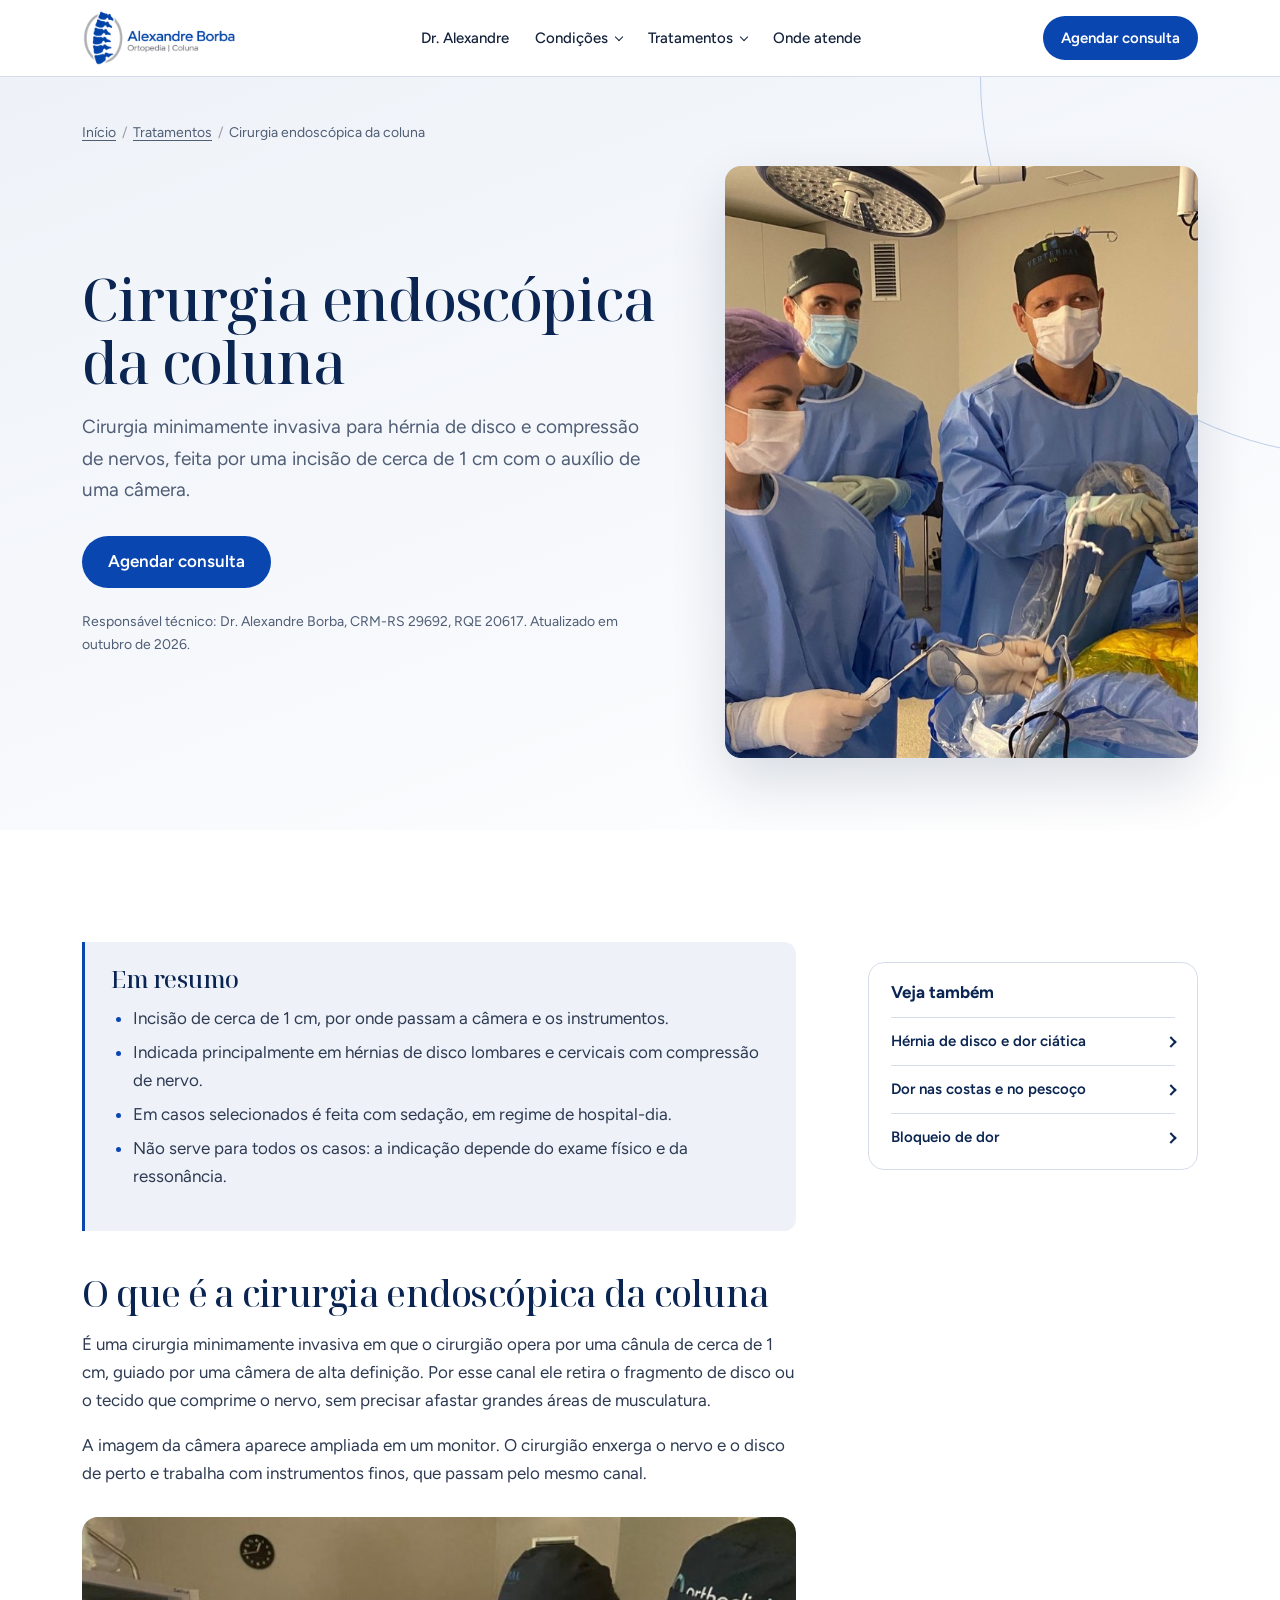
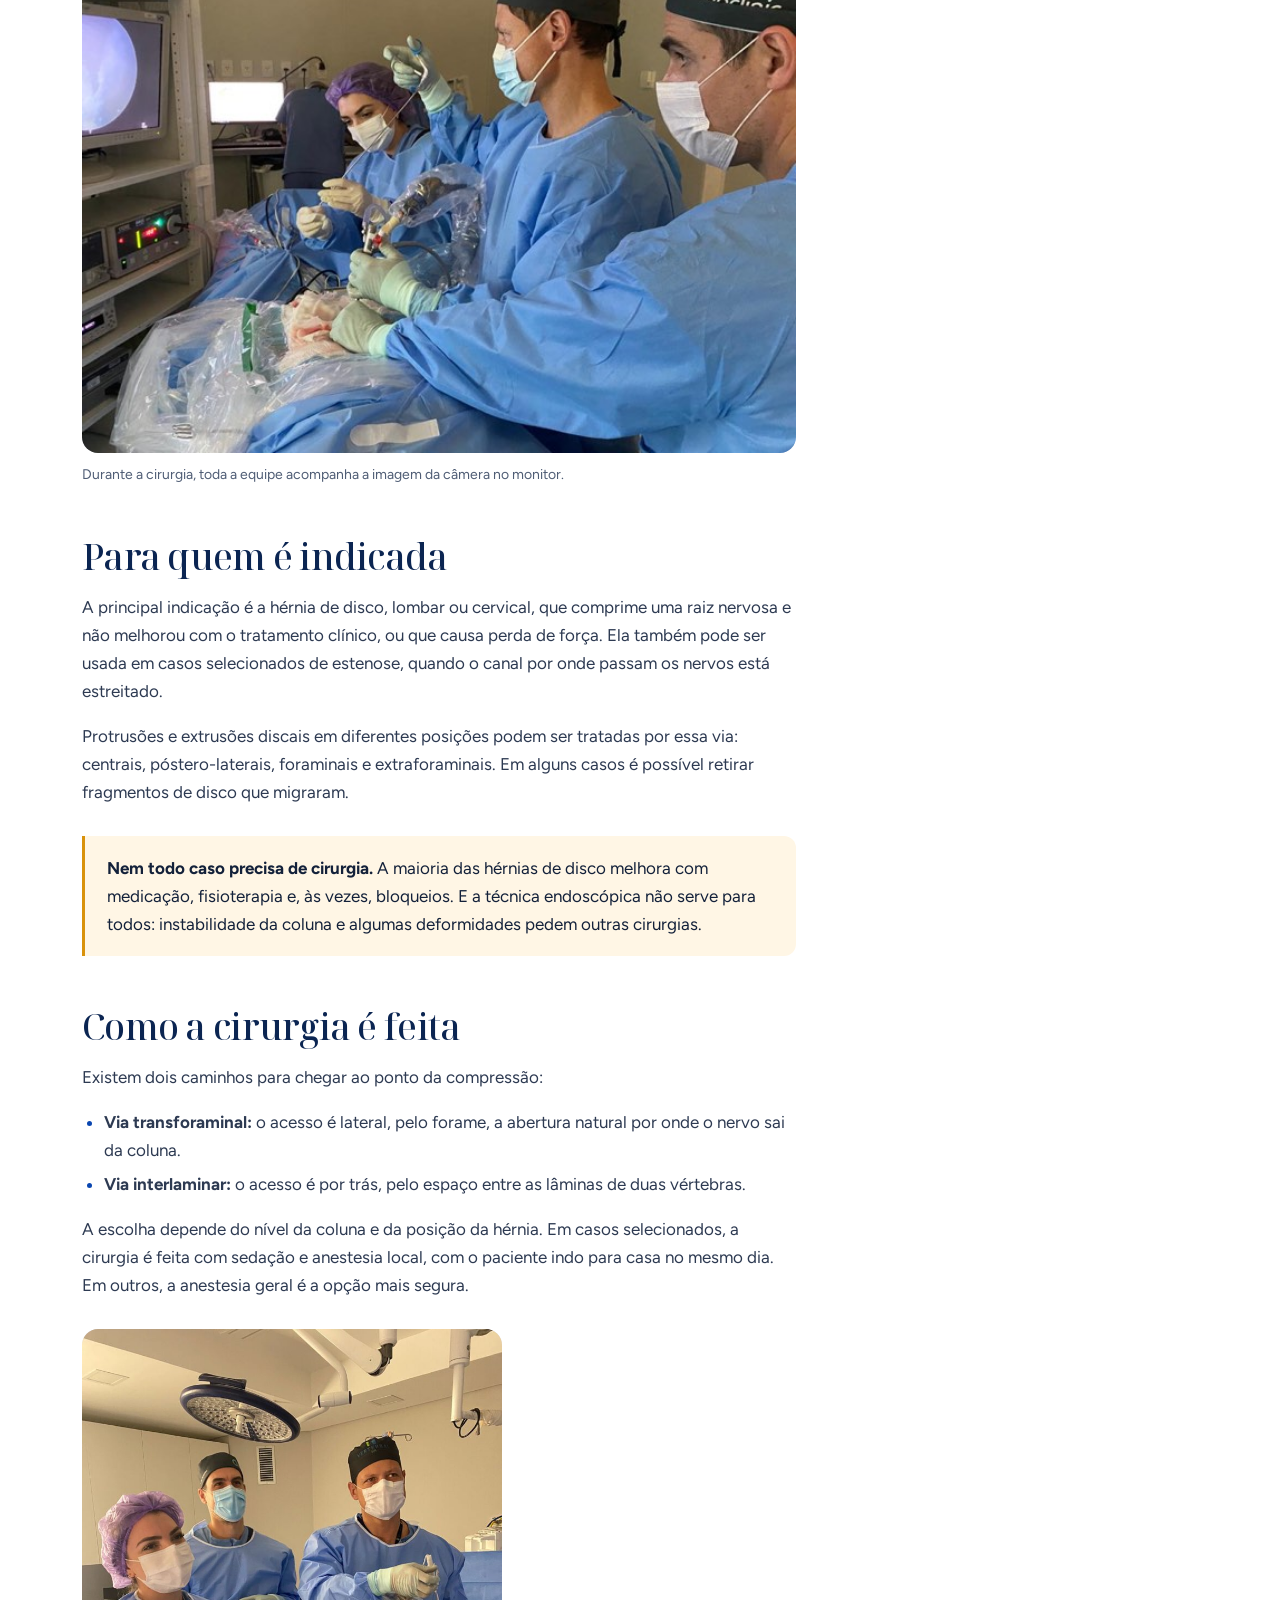
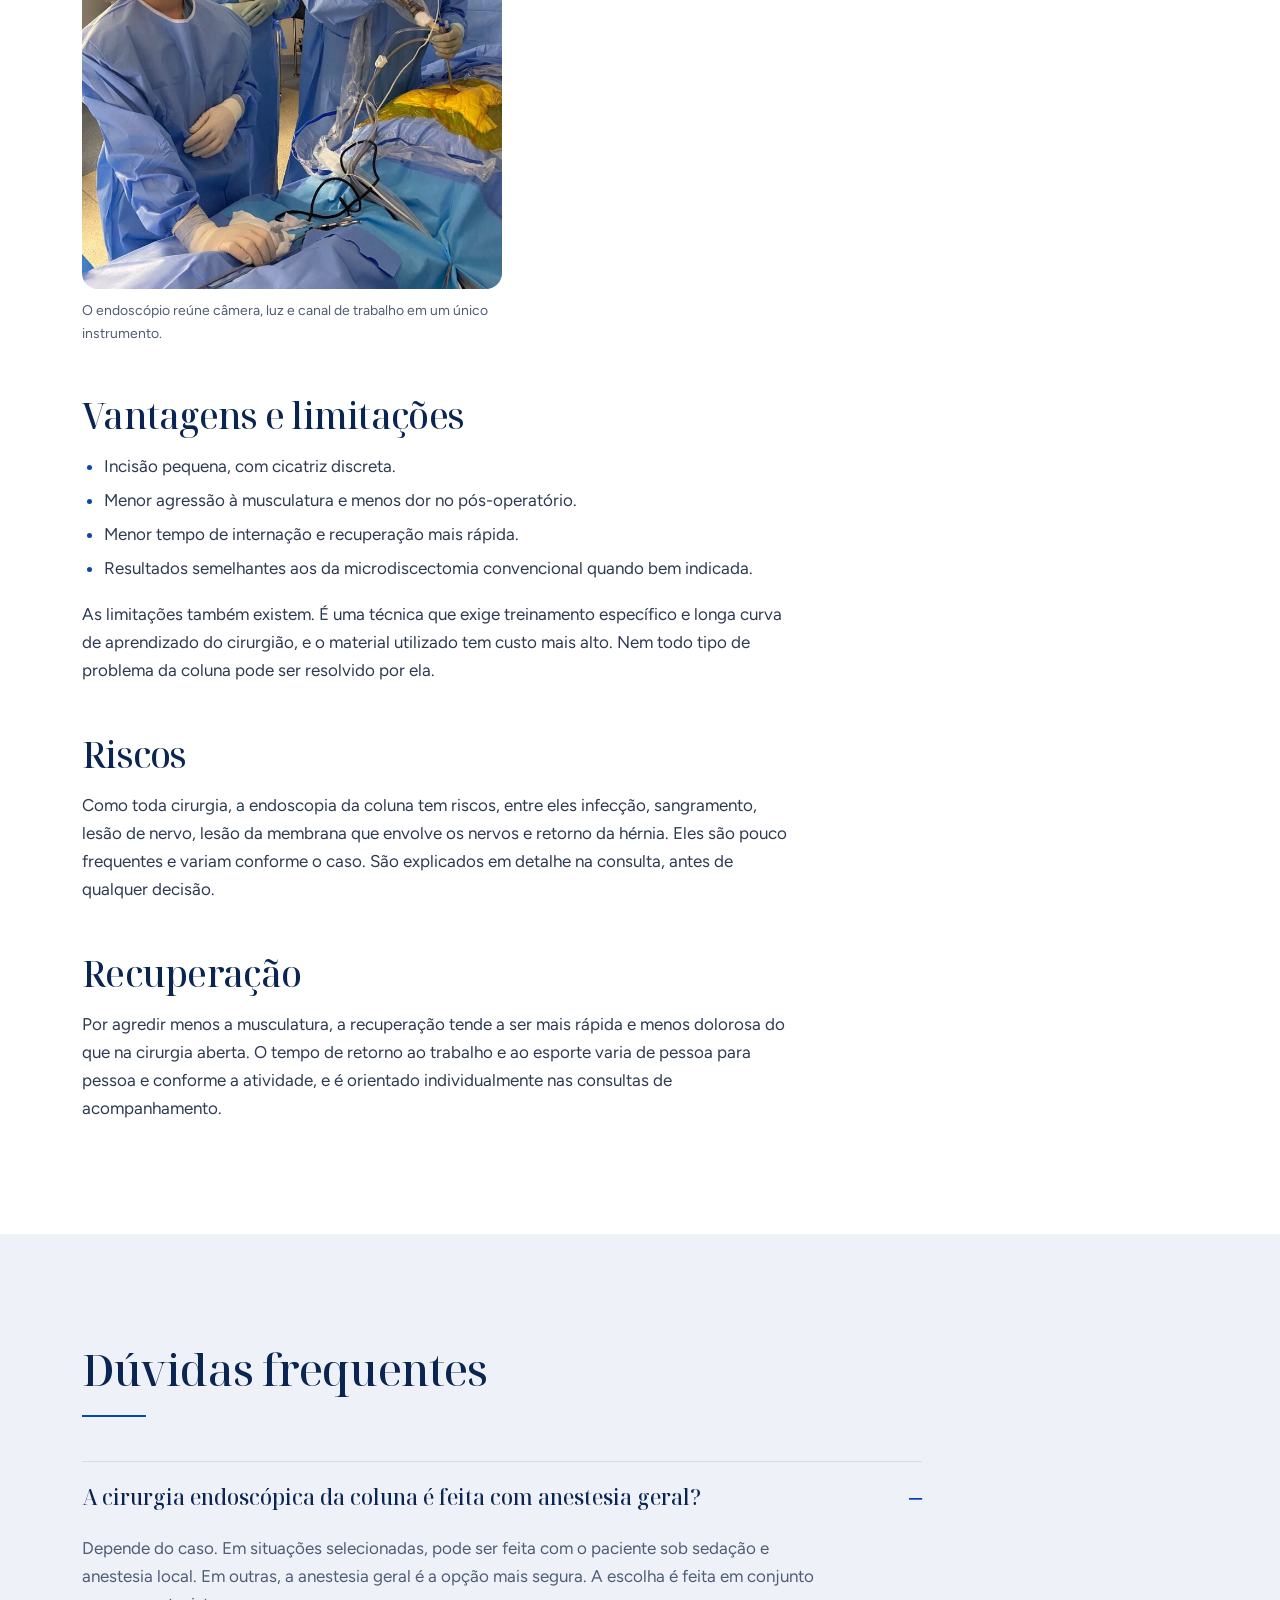
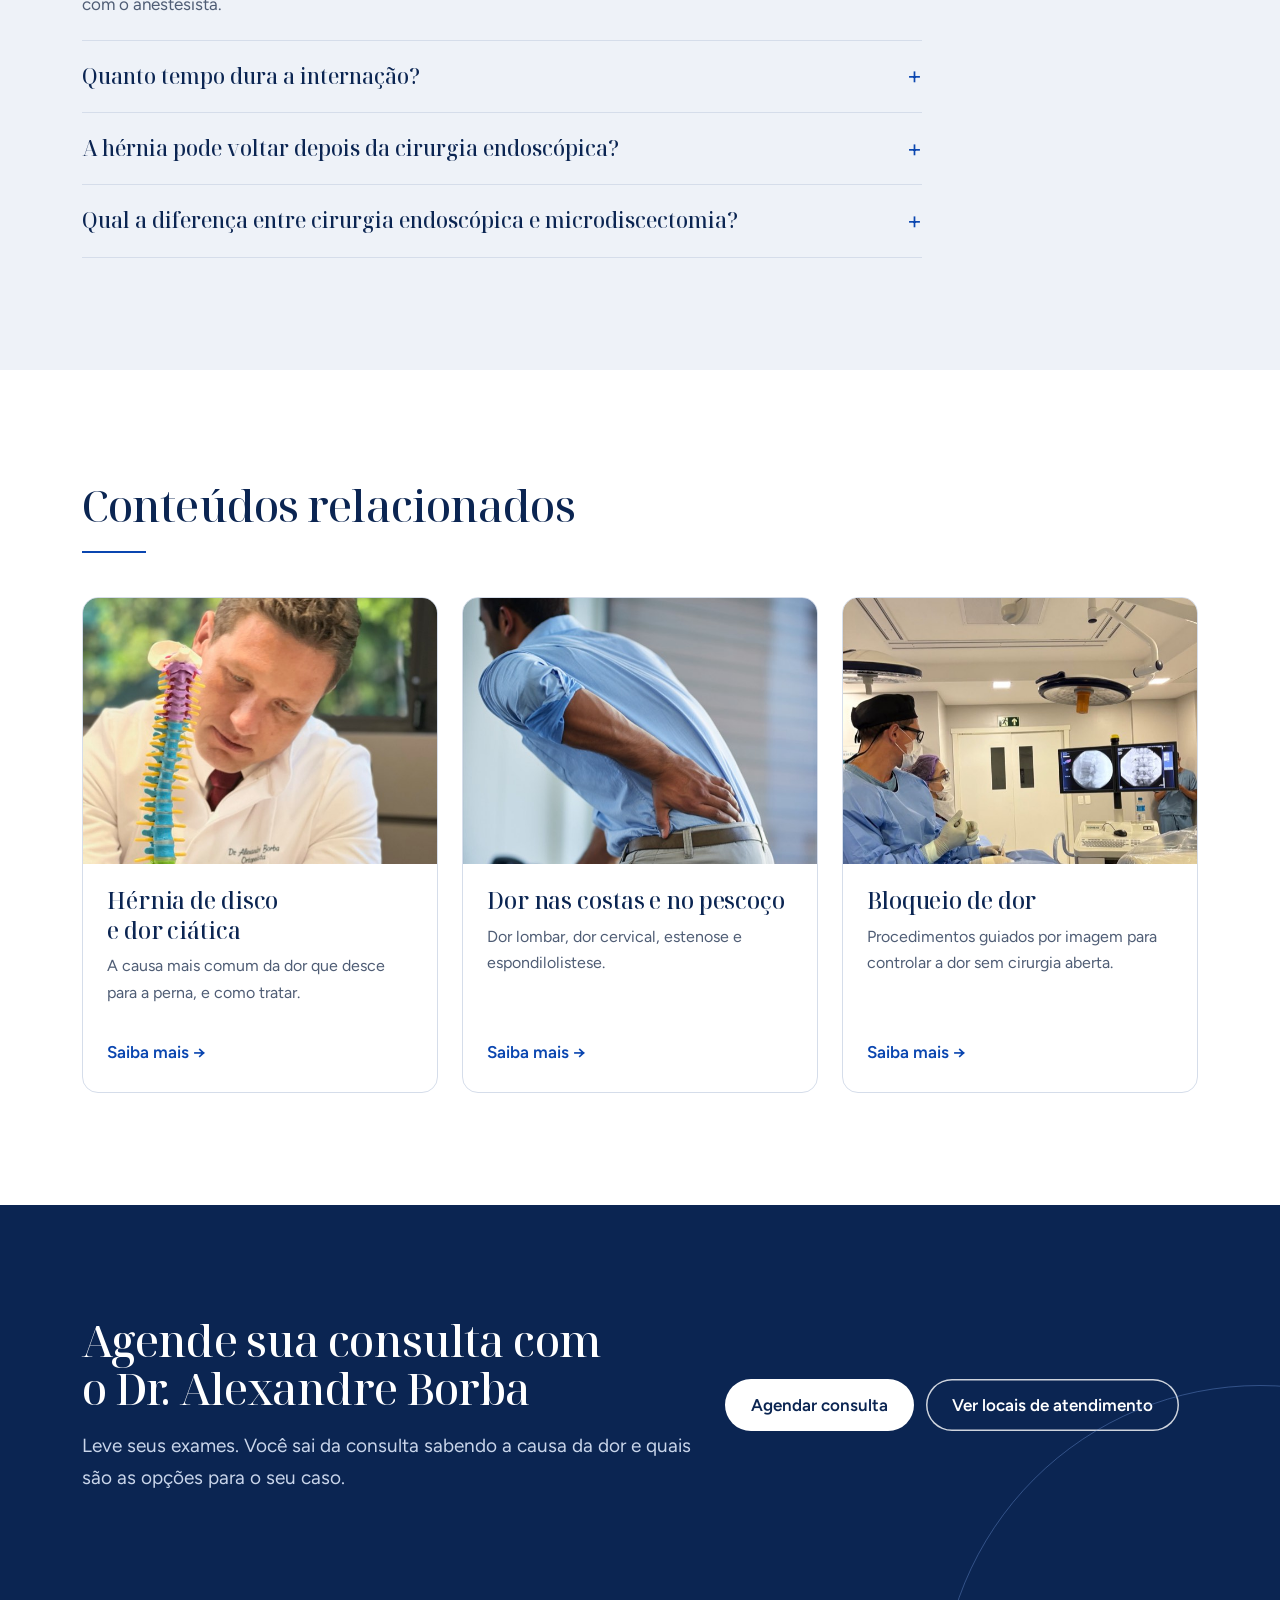
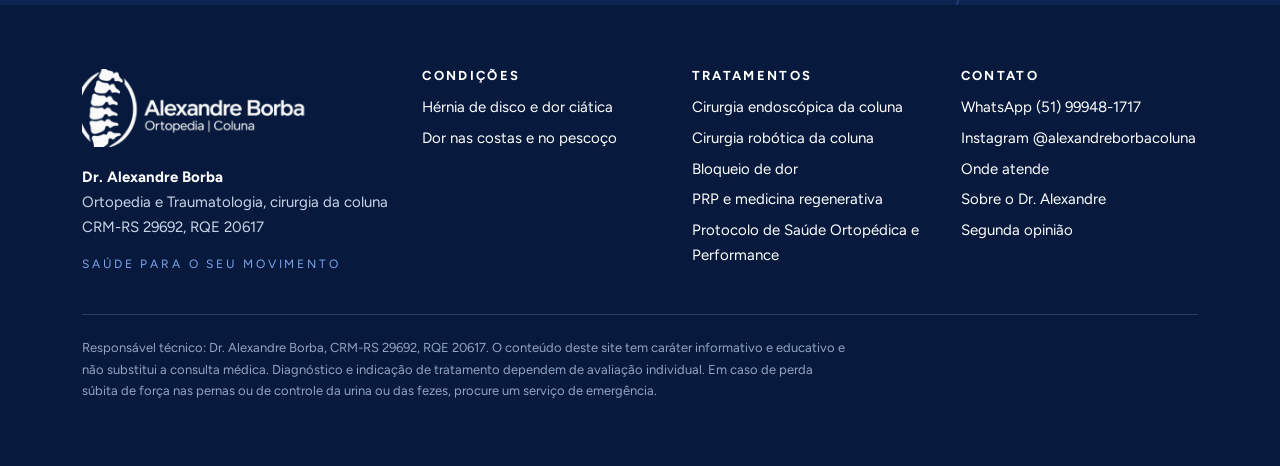
<file: cirurgia-endoscopica-da-coluna.html>
<!DOCTYPE html>
<html lang="pt-BR">
<head>
<meta charset="UTF-8">
<meta name="viewport" content="width=device-width, initial-scale=1">
<title>Cirurgia Endoscópica da Coluna em Porto Alegre | Dr. Alexandre Borba</title>
<meta name="description" content="Como funciona a cirurgia endoscópica da coluna, para quem é indicada, riscos e recuperação. Dr. Alexandre Borba, cirurgia da coluna em Porto Alegre.">
<meta name="author" content="Dr. Alexandre Borba">
<meta name="robots" content="noindex, nofollow">
<meta name="theme-color" content="#0B2552">
<link rel="canonical" href="https://alexandreborba.com.br/cirurgia-endoscopica-da-coluna.html">
<meta property="og:type" content="website">
<meta property="og:locale" content="pt_BR">
<meta property="og:site_name" content="Dr. Alexandre Borba | Coluna">
<meta property="og:title" content="Cirurgia Endoscópica da Coluna em Porto Alegre | Dr. Alexandre Borba">
<meta property="og:description" content="Como funciona a cirurgia endoscópica da coluna, para quem é indicada, riscos e recuperação. Dr. Alexandre Borba, cirurgia da coluna em Porto Alegre.">
<meta property="og:url" content="https://alexandreborba.com.br/cirurgia-endoscopica-da-coluna.html">
<meta property="og:image" content="https://alexandreborba.com.br/assets/img/cirurgia-endoscopica-equipe-vertebral.jpg">
<meta name="twitter:card" content="summary_large_image">
<meta name="geo.region" content="BR-RS">
<meta name="geo.placename" content="Porto Alegre">
<link rel="preconnect" href="https://fonts.googleapis.com">
<link rel="preconnect" href="https://fonts.gstatic.com" crossorigin>
<link href="https://fonts.googleapis.com/css2?family=Noto+Serif+Display:wght@400;500;600;700&family=Figtree:wght@400;500;600;700&display=swap" rel="stylesheet">
<link rel="stylesheet" href="assets/site.css">
<script type="application/ld+json">
{
 "@context": "https://schema.org",
 "@graph": [
  {
   "@type": "MedicalWebPage",
   "@id": "https://alexandreborba.com.br/cirurgia-endoscopica-da-coluna.html#pagina",
   "url": "https://alexandreborba.com.br/cirurgia-endoscopica-da-coluna.html",
   "name": "Cirurgia Endoscópica da Coluna em Porto Alegre | Dr. Alexandre Borba",
   "description": "Como funciona a cirurgia endoscópica da coluna, para quem é indicada, riscos e recuperação. Dr. Alexandre Borba, cirurgia da coluna em Porto Alegre.",
   "isPartOf": {
    "@id": "https://alexandreborba.com.br/#site"
   },
   "about": {
    "@id": "https://alexandreborba.com.br/cirurgia-endoscopica-da-coluna.html#tema"
   },
   "author": {
    "@id": "https://alexandreborba.com.br/#medico"
   },
   "inLanguage": "pt-BR",
   "dateModified": "2026-10-29",
   "audience": {
    "@type": "Patient"
   }
  },
  {
   "@type": "MedicalProcedure",
   "@id": "https://alexandreborba.com.br/cirurgia-endoscopica-da-coluna.html#tema",
   "name": "Cirurgia endoscópica da coluna",
   "description": "Cirurgia minimamente invasiva para hérnia de disco e compressão de nervos, feita por uma incisão de cerca de 1 cm com o auxílio de uma câmera.",
   "procedureType": "https://schema.org/SurgicalProcedure"
  },
  {
   "@type": [
    "Physician",
    "Person"
   ],
   "@id": "https://alexandreborba.com.br/#medico",
   "name": "Dr. Alexandre Borba",
   "url": "https://alexandreborba.com.br/dr-alexandre-borba.html",
   "image": "https://alexandreborba.com.br/assets/img/dr-alexandre-borba-retrato.jpg",
   "logo": "https://alexandreborba.com.br/assets/img/logo-alexandre-borba.png",
   "slogan": "Saúde para o seu movimento",
   "jobTitle": "Ortopedista e Traumatologista, cirurgião de coluna",
   "telephone": "+55-51-99948-1717",
   "identifier": [
    {
     "@type": "PropertyValue",
     "propertyID": "CRM-RS",
     "value": "29692"
    },
    {
     "@type": "PropertyValue",
     "propertyID": "RQE",
     "value": "20617"
    }
   ],
   "address": {
    "@type": "PostalAddress",
    "streetAddress": "Av. Ipiranga, 6690, sala 301, Centro Clínico da PUCRS",
    "addressLocality": "Porto Alegre",
    "addressRegion": "RS",
    "addressCountry": "BR"
   },
   "sameAs": [
    "https://www.instagram.com/alexandreborbacoluna/",
    "http://lattes.cnpq.br/7791435081480795",
    "https://vertebralrs.com.br/dr-alexandre-borba/",
    "https://www.google.com/maps?cid=7950288220098017709"
   ]
  },
  {
   "@type": "BreadcrumbList",
   "itemListElement": [
    {
     "@type": "ListItem",
     "position": 1,
     "name": "Início",
     "item": "https://alexandreborba.com.br/"
    },
    {
     "@type": "ListItem",
     "position": 2,
     "name": "Tratamentos",
     "item": "https://alexandreborba.com.br/index.html#tratamentos"
    },
    {
     "@type": "ListItem",
     "position": 3,
     "name": "Cirurgia endoscópica da coluna",
     "item": "https://alexandreborba.com.br/cirurgia-endoscopica-da-coluna.html"
    }
   ]
  },
  {
   "@type": "FAQPage",
   "@id": "https://alexandreborba.com.br/cirurgia-endoscopica-da-coluna.html#faq",
   "mainEntity": [
    {
     "@type": "Question",
     "name": "A cirurgia endoscópica da coluna é feita com anestesia geral?",
     "acceptedAnswer": {
      "@type": "Answer",
      "text": "Depende do caso. Em situações selecionadas, pode ser feita com o paciente sob sedação e anestesia local. Em outras, a anestesia geral é a opção mais segura. A escolha é feita em conjunto com o anestesista."
     }
    },
    {
     "@type": "Question",
     "name": "Quanto tempo dura a internação?",
     "acceptedAnswer": {
      "@type": "Answer",
      "text": "Em casos selecionados o procedimento é feito em regime de hospital-dia, com alta no mesmo dia. Em outros, a alta ocorre no dia seguinte. Isso depende do tipo de cirurgia e das condições de saúde de cada paciente."
     }
    },
    {
     "@type": "Question",
     "name": "A hérnia pode voltar depois da cirurgia endoscópica?",
     "acceptedAnswer": {
      "@type": "Answer",
      "text": "Pode. O retorno da hérnia é um risco de qualquer técnica de discectomia, aberta ou endoscópica. Ele é pouco frequente e os cuidados para reduzi-lo são orientados no pós-operatório."
     }
    },
    {
     "@type": "Question",
     "name": "Qual a diferença entre cirurgia endoscópica e microdiscectomia?",
     "acceptedAnswer": {
      "@type": "Answer",
      "text": "As duas retiram o fragmento de disco que comprime o nervo. Na microdiscectomia o cirurgião opera com microscópio por uma incisão maior. Na endoscópica ele opera por uma cânula de cerca de 1 cm, com câmera, afastando menos a musculatura."
     }
    }
   ]
  }
 ]
}
</script>
<script>window.SITE_DEMO = true;</script>
</head>
<body>

<a class="skip" href="#conteudo">Pular para o conteúdo</a>
<header class="top">
  <div class="wrap">
    <a class="brand" href="index.html"><img src="assets/img/logo-alexandre-borba.png" width="400" height="143" alt="Dr. Alexandre Borba, Ortopedia e Coluna"></a>
    <nav class="nav" aria-label="Principal"><ul><li><a href="dr-alexandre-borba.html">Dr. Alexandre</a></li><li class="has-sub"><a href="index.html#doencas">Condições</a><ul class="sub"><li><a href="hernia-de-disco.html">Hérnia de disco e dor ciática</a></li><li><a href="dor-na-coluna.html">Dor nas costas e no pescoço</a></li></ul></li><li class="has-sub"><a href="index.html#tratamentos">Tratamentos</a><ul class="sub"><li><a href="cirurgia-endoscopica-da-coluna.html" aria-current="page">Cirurgia endoscópica da coluna</a></li><li><a href="cirurgia-robotica-da-coluna.html">Cirurgia robótica da coluna</a></li><li><a href="bloqueios-da-coluna.html">Bloqueio de dor</a></li><li><a href="prp-medicina-regenerativa.html">PRP e medicina regenerativa</a></li><li><a href="protocolo-saude-ortopedica-e-performance.html">Protocolo de Saúde Ortopédica e Performance</a></li></ul></li><li><a href="contato.html">Onde atende</a></li></ul></nav>
    <div class="top-actions">
      <a class="btn btn-primary" href="https://wa.me/5551999481717?text=Ol%C3%A1%2C%20gostaria%20de%20agendar%20uma%20consulta%20com%20o%20Dr.%20Alexandre%20Borba." data-agendar data-origem="topo">Agendar consulta</a>
      <button class="menu-btn" id="menu-btn" type="button" aria-label="Abrir menu" aria-expanded="false" aria-controls="mnav"><span></span></button>
    </div>
  </div>
  <nav class="mnav" id="mnav" aria-label="Menu"><div class="wrap"><a href="dr-alexandre-borba.html">Dr. Alexandre Borba</a><p class="grp"><a href="index.html#doencas">Condições</a></p><ul><li><a href="hernia-de-disco.html">Hérnia de disco e dor ciática</a></li><li><a href="dor-na-coluna.html">Dor nas costas e no pescoço</a></li></ul><p class="grp"><a href="index.html#tratamentos">Tratamentos</a></p><ul><li><a href="cirurgia-endoscopica-da-coluna.html" aria-current="page">Cirurgia endoscópica da coluna</a></li><li><a href="cirurgia-robotica-da-coluna.html">Cirurgia robótica da coluna</a></li><li><a href="bloqueios-da-coluna.html">Bloqueio de dor</a></li><li><a href="prp-medicina-regenerativa.html">PRP e medicina regenerativa</a></li><li><a href="protocolo-saude-ortopedica-e-performance.html">Protocolo de Saúde Ortopédica e Performance</a></li></ul><a href="contato.html">Onde atende</a></div></nav>
</header>
<main id="conteudo">

<section class="phero">
  <div class="wrap">
    <nav class="crumbs" aria-label="Você está em"><ol><li><a href="index.html">Início</a></li><li><a href="index.html#tratamentos">Tratamentos</a></li><li aria-current="page">Cirurgia endoscópica da coluna</li></ol></nav>
    <div class="phero-grid">
      <div>
        <h1>Cirurgia endoscópica da coluna</h1>
        <p class="lede">Cirurgia minimamente invasiva para hérnia de disco e compressão de nervos, feita por uma incisão de cerca de 1 cm com o auxílio de uma câmera.</p>
        <div class="actions"><a class="btn btn-primary" href="https://wa.me/5551999481717?text=Ol%C3%A1%2C%20gostaria%20de%20agendar%20uma%20consulta%20com%20o%20Dr.%20Alexandre%20Borba." data-agendar data-origem="cirurgia-endoscopica-da-coluna-topo" data-motivo="Hérnia de disco">Agendar consulta</a></div>
        <p class="byline">Responsável técnico: Dr. Alexandre Borba, CRM-RS 29692, RQE 20617. Atualizado em outubro de 2026.</p>
      </div>
      <figure><div class="photo r45 "><img src="assets/img/cirurgia-endoscopica-equipe-vertebral.jpg" srcset="assets/img/cirurgia-endoscopica-equipe-vertebral-640.jpg 640w, assets/img/cirurgia-endoscopica-equipe-vertebral-960.jpg 960w, assets/img/cirurgia-endoscopica-equipe-vertebral.jpg 1200w" sizes="(min-width: 1000px) 33vw, (min-width: 640px) 50vw, 66vw" width="1200" height="1600" alt="Equipe durante cirurgia endoscópica da coluna, com o endoscópio posicionado" fetchpriority="high"></div></figure>
    </div>
  </div>
</section>

<section class="band">
  <div class="wrap layout">
    <article class="prose">
      <div class="summary"><h2>Em resumo</h2><ul><li>Incisão de cerca de 1 cm, por onde passam a câmera e os instrumentos.</li><li>Indicada principalmente em hérnias de disco lombares e cervicais com compressão de nervo.</li><li>Em casos selecionados é feita com sedação, em regime de hospital-dia.</li><li>Não serve para todos os casos: a indicação depende do exame físico e da ressonância.</li></ul></div>
      <h2>O que é a cirurgia endoscópica da coluna</h2>
<p>É uma cirurgia minimamente invasiva em que o cirurgião opera por uma cânula de cerca de 1 cm, guiado por uma câmera de alta definição. Por esse canal ele retira o fragmento de disco ou o tecido que comprime o nervo, sem precisar afastar grandes áreas de musculatura.</p>
<p>A imagem da câmera aparece ampliada em um monitor. O cirurgião enxerga o nervo e o disco de perto e trabalha com instrumentos finos, que passam pelo mesmo canal.</p>
<figure><div class="photo r43 "><img src="assets/img/cirurgia-endoscopica-equipe.jpg" srcset="assets/img/cirurgia-endoscopica-equipe-640.jpg 640w, assets/img/cirurgia-endoscopica-equipe-960.jpg 960w, assets/img/cirurgia-endoscopica-equipe.jpg 1024w" sizes="(min-width: 1000px) 33vw, (min-width: 640px) 50vw, 66vw" width="1024" height="768" alt="Equipe operando por endoscopia da coluna, olhando para o monitor" loading="lazy"></div><figcaption>Durante a cirurgia, toda a equipe acompanha a imagem da câmera no monitor.</figcaption></figure>
<h2>Para quem é indicada</h2>
<p>A principal indicação é a hérnia de disco, lombar ou cervical, que comprime uma raiz nervosa e não melhorou com o tratamento clínico, ou que causa perda de força. Ela também pode ser usada em casos selecionados de estenose, quando o canal por onde passam os nervos está estreitado.</p>
<p>Protrusões e extrusões discais em diferentes posições podem ser tratadas por essa via: centrais, póstero-laterais, foraminais e extraforaminais. Em alguns casos é possível retirar fragmentos de disco que migraram.</p>
<div class="note"><p><strong>Nem todo caso precisa de cirurgia.</strong> A maioria das hérnias de disco melhora com medicação, fisioterapia e, às vezes, bloqueios. E a técnica endoscópica não serve para todos: instabilidade da coluna e algumas deformidades pedem outras cirurgias.</p></div>
<h2>Como a cirurgia é feita</h2>
<p>Existem dois caminhos para chegar ao ponto da compressão:</p>
<ul><li><strong>Via transforaminal:</strong> o acesso é lateral, pelo forame, a abertura natural por onde o nervo sai da coluna.</li><li><strong>Via interlaminar:</strong> o acesso é por trás, pelo espaço entre as lâminas de duas vértebras.</li></ul>
<p>A escolha depende do nível da coluna e da posição da hérnia. Em casos selecionados, a cirurgia é feita com sedação e anestesia local, com o paciente indo para casa no mesmo dia. Em outros, a anestesia geral é a opção mais segura.</p>
<figure class="fig-side"><div class="photo r34 "><img src="assets/img/video-endoscopia-coluna.jpg" width="768" height="1024" alt="Dr. Alexandre Borba segurando o endoscópio durante cirurgia da coluna" loading="lazy"></div><figcaption>O endoscópio reúne câmera, luz e canal de trabalho em um único instrumento.</figcaption></figure>
<h2>Vantagens e limitações</h2>
<ul><li>Incisão pequena, com cicatriz discreta.</li><li>Menor agressão à musculatura e menos dor no pós-operatório.</li><li>Menor tempo de internação e recuperação mais rápida.</li><li>Resultados semelhantes aos da microdiscectomia convencional quando bem indicada.</li></ul>
<p>As limitações também existem. É uma técnica que exige treinamento específico e longa curva de aprendizado do cirurgião, e o material utilizado tem custo mais alto. Nem todo tipo de problema da coluna pode ser resolvido por ela.</p>
<h2>Riscos</h2>
<p>Como toda cirurgia, a endoscopia da coluna tem riscos, entre eles infecção, sangramento, lesão de nervo, lesão da membrana que envolve os nervos e retorno da hérnia. Eles são pouco frequentes e variam conforme o caso. São explicados em detalhe na consulta, antes de qualquer decisão.</p>
<h2>Recuperação</h2>
<p>Por agredir menos a musculatura, a recuperação tende a ser mais rápida e menos dolorosa do que na cirurgia aberta. O tempo de retorno ao trabalho e ao esporte varia de pessoa para pessoa e conforme a atividade, e é orientado individualmente nas consultas de acompanhamento.</p>
    </article>
    <aside>
      <div>
        <div class="aside-links"><h2>Veja também</h2><ul class="linklist"><li><a href="hernia-de-disco.html">Hérnia de disco e dor ciática</a></li><li><a href="dor-na-coluna.html">Dor nas costas e no pescoço</a></li><li><a href="bloqueios-da-coluna.html">Bloqueio de dor</a></li></ul></div>
      </div>
    </aside>
  </div>
</section>

<section class="band band-mist" aria-labelledby="faq-titulo">
  <div class="wrap">
    <div class="head"><h2 id="faq-titulo">Dúvidas frequentes</h2></div>
    <div class="faq"><details open><summary>A cirurgia endoscópica da coluna é feita com anestesia geral?</summary><p>Depende do caso. Em situações selecionadas, pode ser feita com o paciente sob sedação e anestesia local. Em outras, a anestesia geral é a opção mais segura. A escolha é feita em conjunto com o anestesista.</p></details><details><summary>Quanto tempo dura a internação?</summary><p>Em casos selecionados o procedimento é feito em regime de hospital-dia, com alta no mesmo dia. Em outros, a alta ocorre no dia seguinte. Isso depende do tipo de cirurgia e das condições de saúde de cada paciente.</p></details><details><summary>A hérnia pode voltar depois da cirurgia endoscópica?</summary><p>Pode. O retorno da hérnia é um risco de qualquer técnica de discectomia, aberta ou endoscópica. Ele é pouco frequente e os cuidados para reduzi-lo são orientados no pós-operatório.</p></details><details><summary>Qual a diferença entre cirurgia endoscópica e microdiscectomia?</summary><p>As duas retiram o fragmento de disco que comprime o nervo. Na microdiscectomia o cirurgião opera com microscópio por uma incisão maior. Na endoscópica ele opera por uma cânula de cerca de 1 cm, com câmera, afastando menos a musculatura.</p></details></div>
  </div>
</section>

<section class="band" aria-labelledby="rel-titulo">
  <div class="wrap">
    <div class="head"><h2 id="rel-titulo">Conteúdos relacionados</h2></div>
    <ul class="cards cards-3"><li><a class="card" href="hernia-de-disco.html"><div class="photo r43 "><img src="assets/img/dr-alexandre-borba-modelo-coluna.jpg" srcset="assets/img/dr-alexandre-borba-modelo-coluna-640.jpg 640w, assets/img/dr-alexandre-borba-modelo-coluna-960.jpg 960w, assets/img/dr-alexandre-borba-modelo-coluna.jpg 1124w" sizes="(min-width: 1000px) 33vw, (min-width: 640px) 50vw, 66vw" width="1124" height="1500" alt="Dr. Alexandre Borba mostrando no modelo da coluna onde ocorre a hérnia de disco" loading="lazy"></div><div class="card-body"><h3>Hérnia de disco e dor ciática</h3><p>A causa mais comum da dor que desce para a perna, e como tratar.</p><span>Saiba mais</span></div></a></li><li><a class="card" href="dor-na-coluna.html"><div class="photo r43 "><img src="assets/img/dor-nas-costas.jpg" srcset="assets/img/dor-nas-costas-640.jpg 640w, assets/img/dor-nas-costas-960.jpg 960w, assets/img/dor-nas-costas.jpg 1001w" sizes="(min-width: 1000px) 33vw, (min-width: 640px) 50vw, 66vw" width="1001" height="1500" alt="Homem com dor na lombar, com a mão nas costas, ao lado da mesa de trabalho" loading="lazy"></div><div class="card-body"><h3>Dor nas costas e no pescoço</h3><p>Dor lombar, dor cervical, estenose e espondilolistese.</p><span>Saiba mais</span></div></a></li><li><a class="card" href="bloqueios-da-coluna.html"><div class="photo r43 "><img src="assets/img/bloqueio-coluna-fluoroscopia.jpg" srcset="assets/img/bloqueio-coluna-fluoroscopia-640.jpg 640w, assets/img/bloqueio-coluna-fluoroscopia-960.jpg 960w, assets/img/bloqueio-coluna-fluoroscopia.jpg 1200w" sizes="(min-width: 1000px) 33vw, (min-width: 640px) 50vw, 66vw" width="1200" height="1600" alt="Bloqueio na coluna lombar guiado por fluoroscopia, com as imagens no monitor" loading="lazy"></div><div class="card-body"><h3>Bloqueio de dor</h3><p>Procedimentos guiados por imagem para controlar a dor sem cirurgia aberta.</p><span>Saiba mais</span></div></a></li></ul>
  </div>
</section>

<section class="band band-petrol band-cta">
  <div class="wrap cta-band">
    <div><h2>Agende sua consulta com o Dr. Alexandre Borba</h2><p class="lede">Leve seus exames. Você sai da consulta sabendo a causa da dor e quais são as opções para o seu caso.</p></div>
    <div class="actions"><a class="btn btn-primary" href="https://wa.me/5551999481717?text=Ol%C3%A1%2C%20gostaria%20de%20agendar%20uma%20consulta%20com%20o%20Dr.%20Alexandre%20Borba." data-agendar data-origem="cirurgia-endoscopica-da-coluna-final" data-motivo="Hérnia de disco">Agendar consulta</a><a class="btn btn-ghost" href="contato.html">Ver locais de atendimento</a></div>
  </div>
</section>

</main>
<footer>
  <div class="wrap">
    <div class="foot-grid">
      <div>
        <img src="assets/img/logo-alexandre-borba-branco.png" width="520" height="170" alt="Alexandre Borba, Ortopedia e Coluna" loading="lazy" class="foot-logo">
        <p><strong style="color:#fff">Dr. Alexandre Borba</strong><br>Ortopedia e Traumatologia, cirurgia da coluna<br>CRM-RS 29692, RQE 20617</p>
        <p class="foot-motto">Saúde para o seu movimento</p>
      </div>
      <div><h2>Condições</h2><ul><li><a href="hernia-de-disco.html">Hérnia de disco e dor ciática</a></li><li><a href="dor-na-coluna.html">Dor nas costas e no pescoço</a></li></ul></div>
      <div><h2>Tratamentos</h2><ul><li><a href="cirurgia-endoscopica-da-coluna.html">Cirurgia endoscópica da coluna</a></li><li><a href="cirurgia-robotica-da-coluna.html">Cirurgia robótica da coluna</a></li><li><a href="bloqueios-da-coluna.html">Bloqueio de dor</a></li><li><a href="prp-medicina-regenerativa.html">PRP e medicina regenerativa</a></li><li><a href="protocolo-saude-ortopedica-e-performance.html">Protocolo de Saúde Ortopédica e Performance</a></li></ul></div>
      <div>
        <h2>Contato</h2>
        <ul>
          <li><a href="https://wa.me/5551999481717?text=Ol%C3%A1%2C%20gostaria%20de%20agendar%20uma%20consulta%20com%20o%20Dr.%20Alexandre%20Borba." data-agendar data-origem="rodape">WhatsApp (51) 99948-1717</a></li>
          <li><a href="https://www.instagram.com/alexandreborbacoluna/" target="_blank" rel="noopener">Instagram @alexandreborbacoluna</a></li>
          <li><a href="contato.html">Onde atende</a></li>
          <li><a href="dr-alexandre-borba.html">Sobre o Dr. Alexandre</a></li>
          <li><a href="index.html#segunda-opiniao">Segunda opinião</a></li>
        </ul>
      </div>
    </div>
    <div class="foot-legal">
      <p>Responsável técnico: Dr. Alexandre Borba, CRM-RS 29692, RQE 20617. O conteúdo deste site tem caráter informativo e educativo e não substitui a consulta médica. Diagnóstico e indicação de tratamento dependem de avaliação individual. Em caso de perda súbita de força nas pernas ou de controle da urina ou das fezes, procure um serviço de emergência.</p>
    </div>
  </div>
</footer>

<dialog class="modal" id="agendar" aria-labelledby="agendar-titulo">
  <div class="modal-in">
    <button class="modal-x" type="button" data-fechar aria-label="Fechar">&times;</button>
    <h2 id="agendar-titulo">Agende sua consulta</h2>
    <p class="lede">Preencha os dados e continue a conversa no WhatsApp com a equipe do Dr. Alexandre Borba.</p>
    <form id="form-agendar" novalidate>
      <div class="field">
        <label for="nome">Seu nome</label>
        <input type="text" id="nome" name="nome" autocomplete="name" required aria-describedby="nome-erro">
        <span class="err" id="nome-erro">Informe seu nome.</span>
      </div>
      <div class="field">
        <label for="telefone">WhatsApp com DDD</label>
        <input type="tel" id="telefone" name="telefone" autocomplete="tel" inputmode="numeric" placeholder="(51) 99999-9999" required aria-describedby="telefone-erro">
        <span class="err" id="telefone-erro">Informe um telefone com DDD, por exemplo (51) 99999-9999.</span>
      </div>
      <div class="field">
        <label for="motivo">Qual é o principal motivo da consulta?</label>
        <select id="motivo" name="motivo" required aria-describedby="motivo-erro"><option value="">Selecione</option><option>Hérnia de disco</option><option>Dor ciática (dor que desce para a perna)</option><option>Dor na lombar</option><option>Dor no pescoço ou no braço</option><option>Estenose de canal</option><option>Já tenho indicação de cirurgia e quero uma segunda opinião</option><option>PRP ou medicina regenerativa</option><option>Protocolo de Saúde Ortopédica e Performance</option><option>Outro motivo</option></select>
        <span class="err" id="motivo-erro">Selecione o motivo da consulta.</span>
      </div>
      <fieldset class="field">
        <legend>Já fez ressonância magnética da coluna?</legend>
        <div class="radios">
          <label><input type="radio" name="exame" value="Sim" checked> Sim</label>
          <label><input type="radio" name="exame" value="Não"> Não</label>
        </div>
      </fieldset>
      <div class="field">
        <label for="local">Local de preferência</label>
        <select id="local" name="local"><option>Sem preferência</option><option>Orthoclinic, Centro Clínico da PUCRS</option><option>Clínica de Traumatologia e Ortopedia Moinhos de Vento</option><option>Urgetrauma</option></select>
      </div>
      <button class="btn btn-primary" type="submit">Enviar e continuar no WhatsApp</button>
      <p class="form-done" id="form-ok" role="status">Pronto. Se o WhatsApp não abriu, <a id="form-link" href="#">toque aqui para abrir a conversa</a>.</p>
      <p class="form-note">Seus dados são usados apenas para o agendamento da consulta.</p>
    </form>
  </div>
</dialog>
<script src="assets/site.js" defer></script>
</body>
</html>
</file>
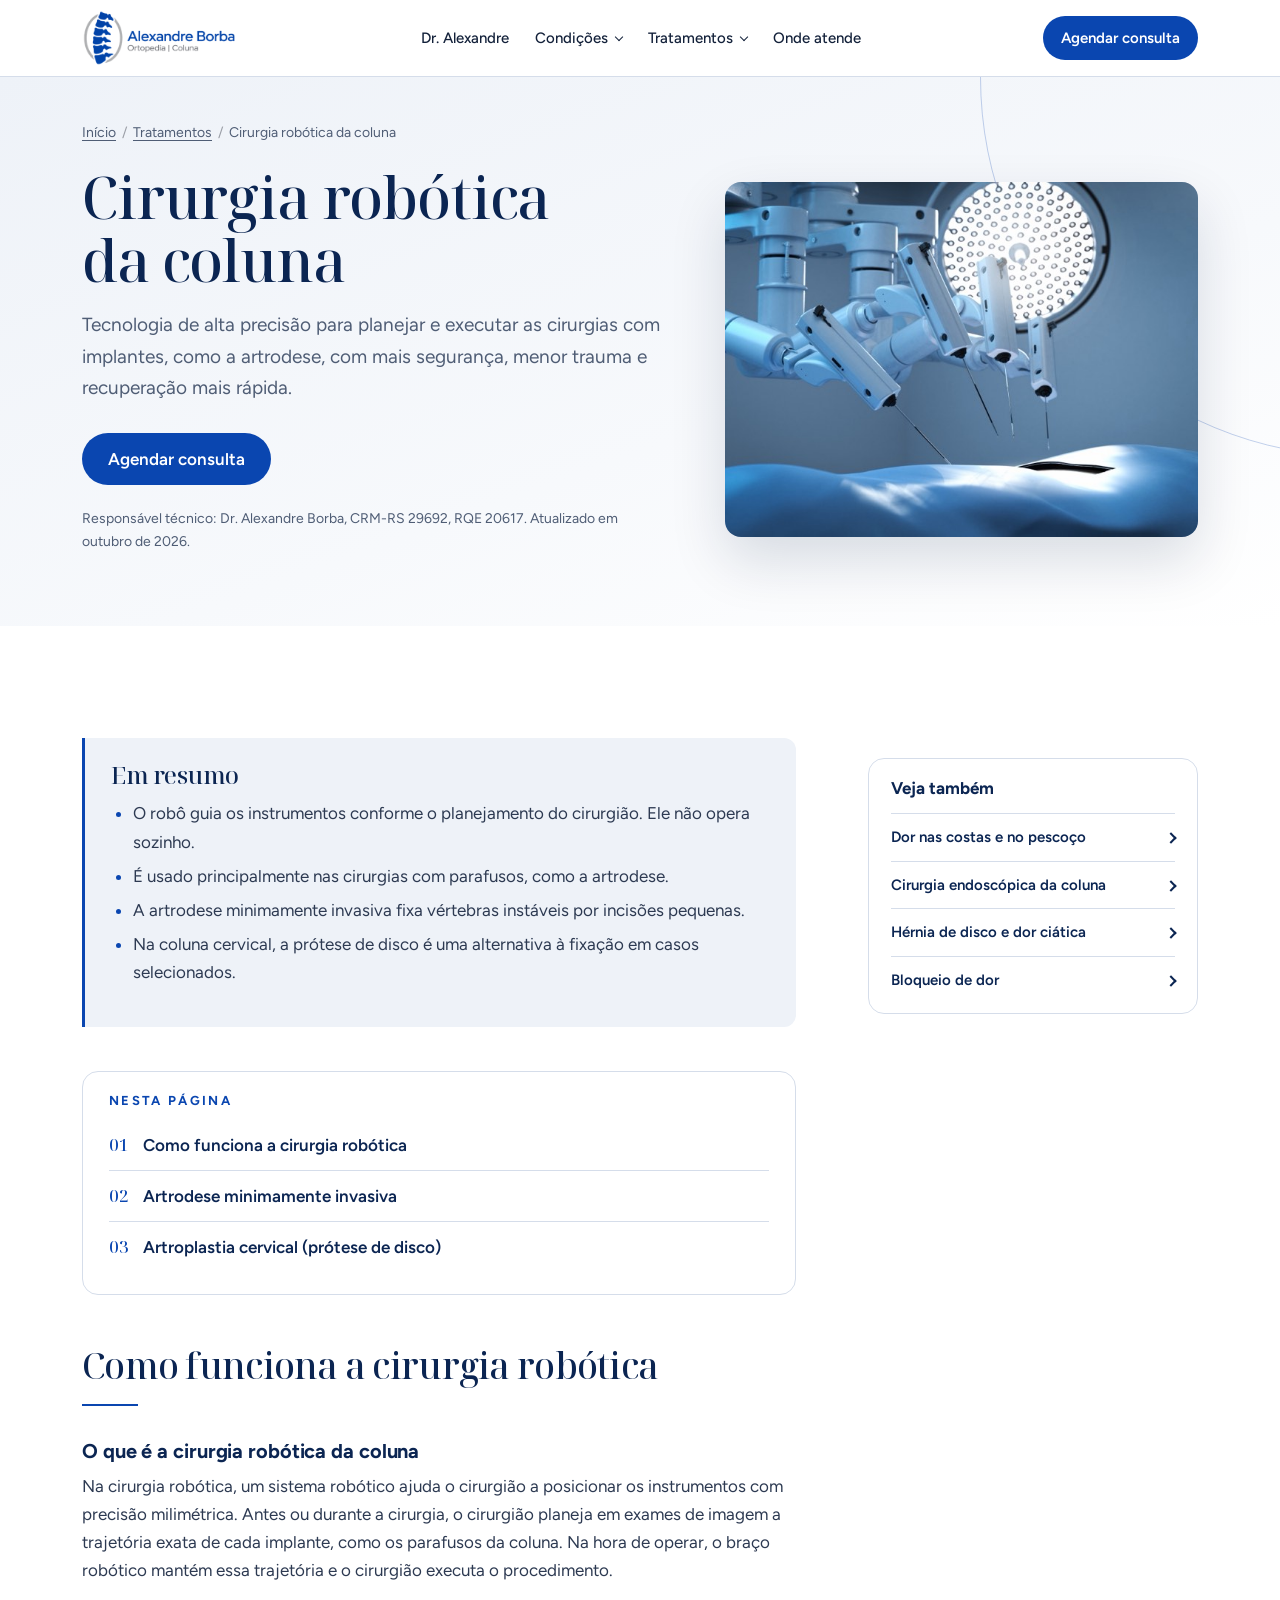
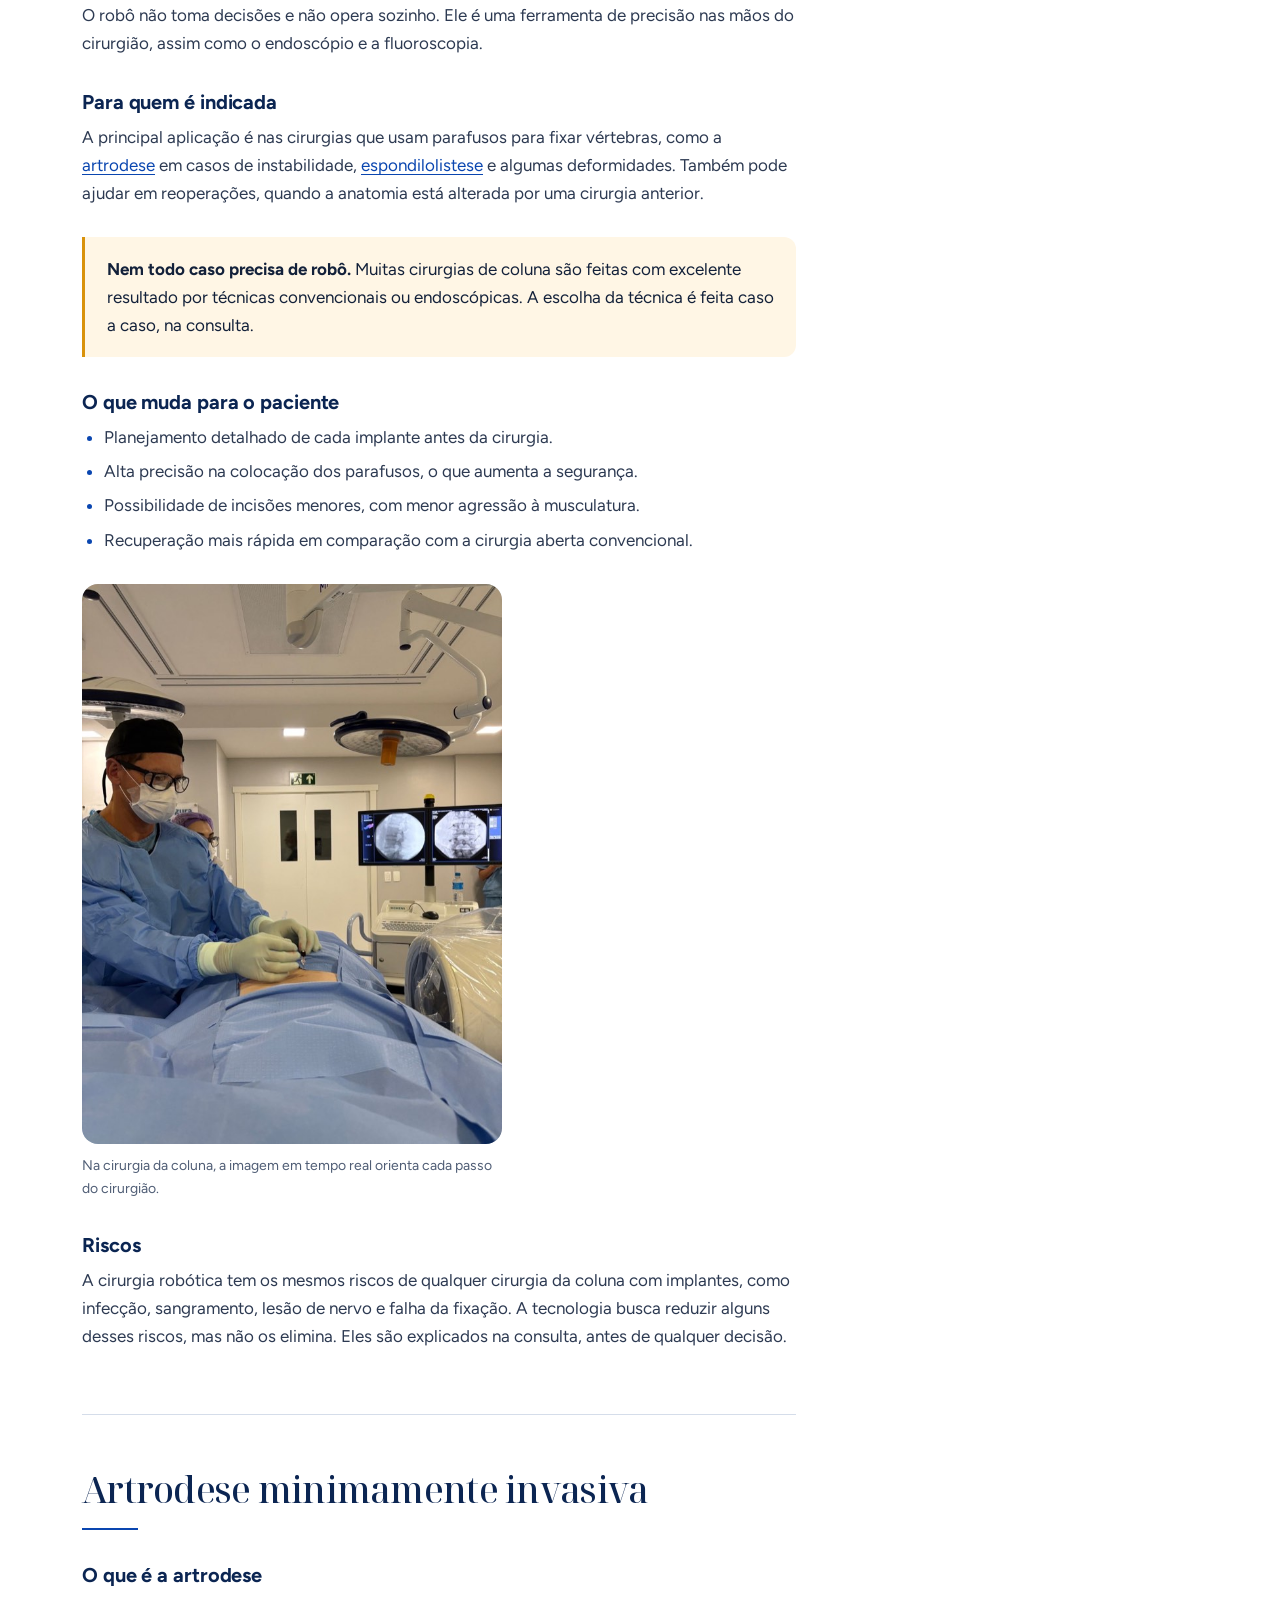
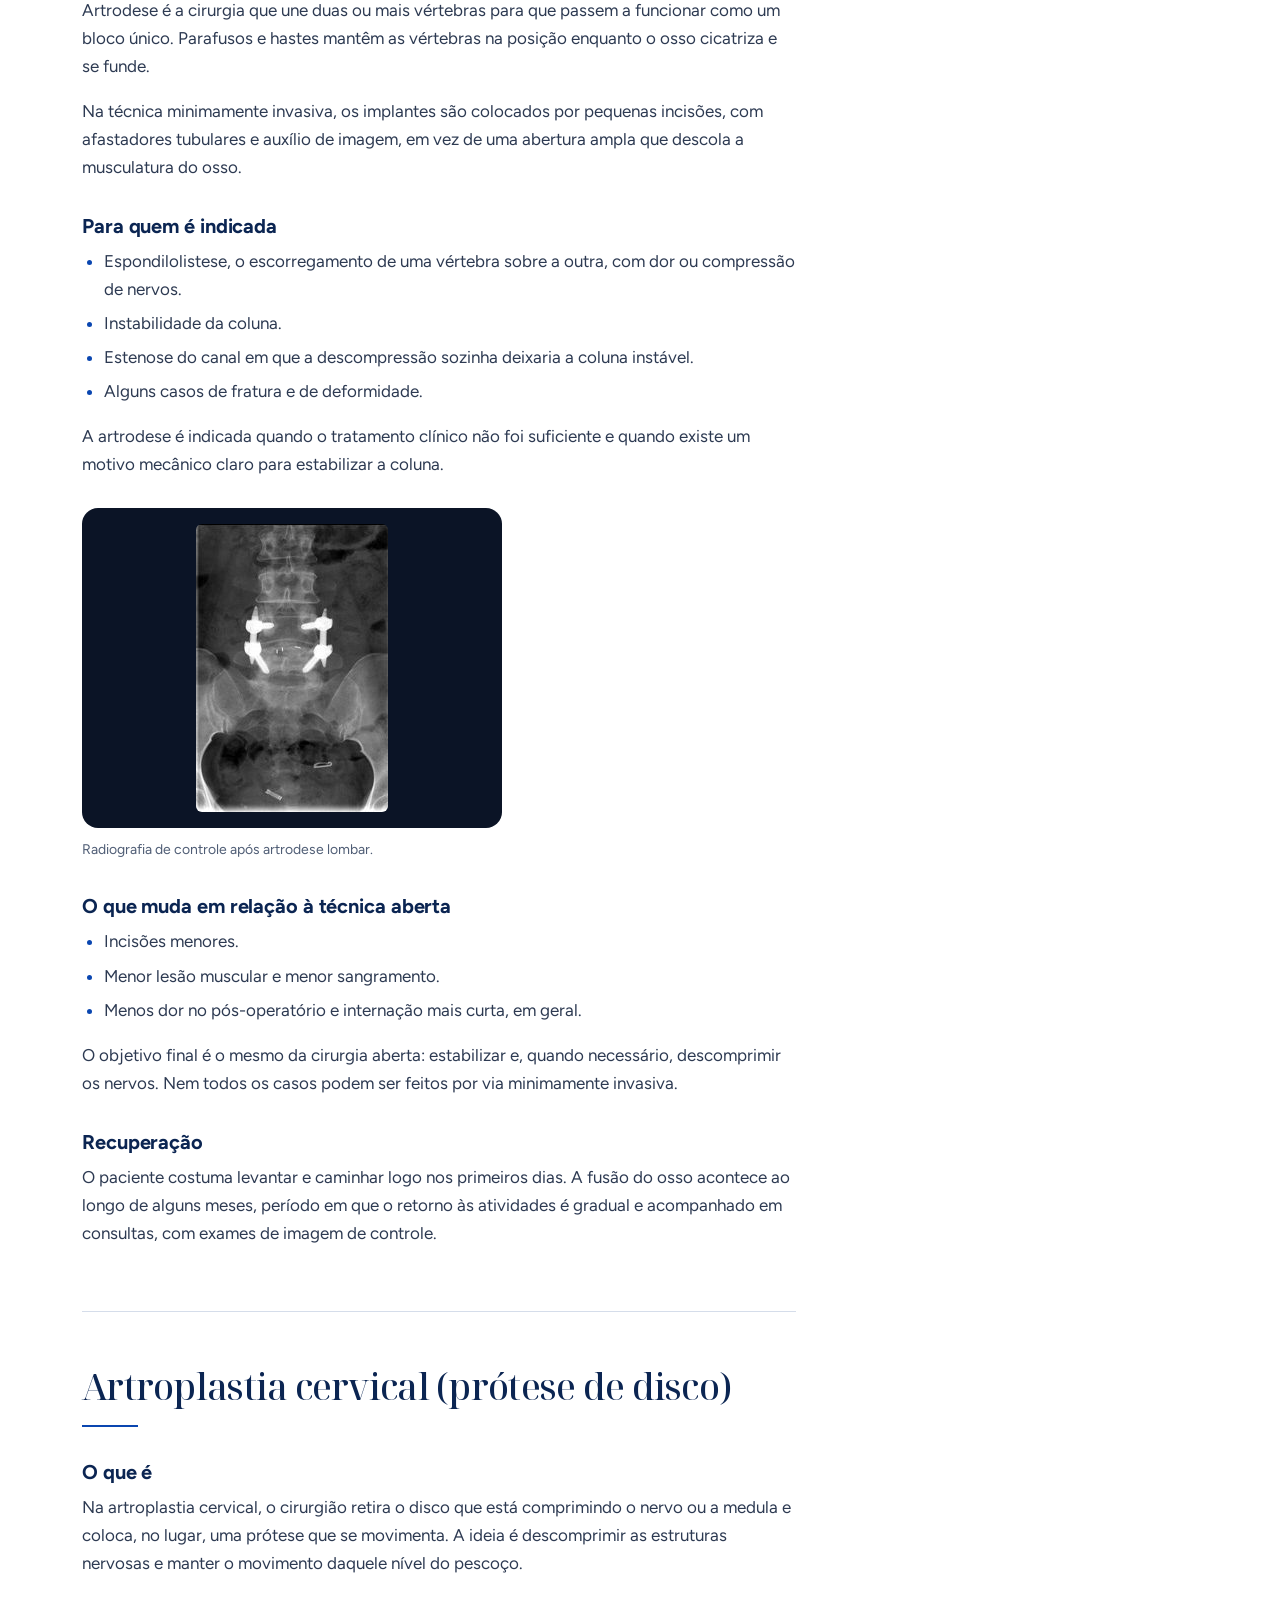
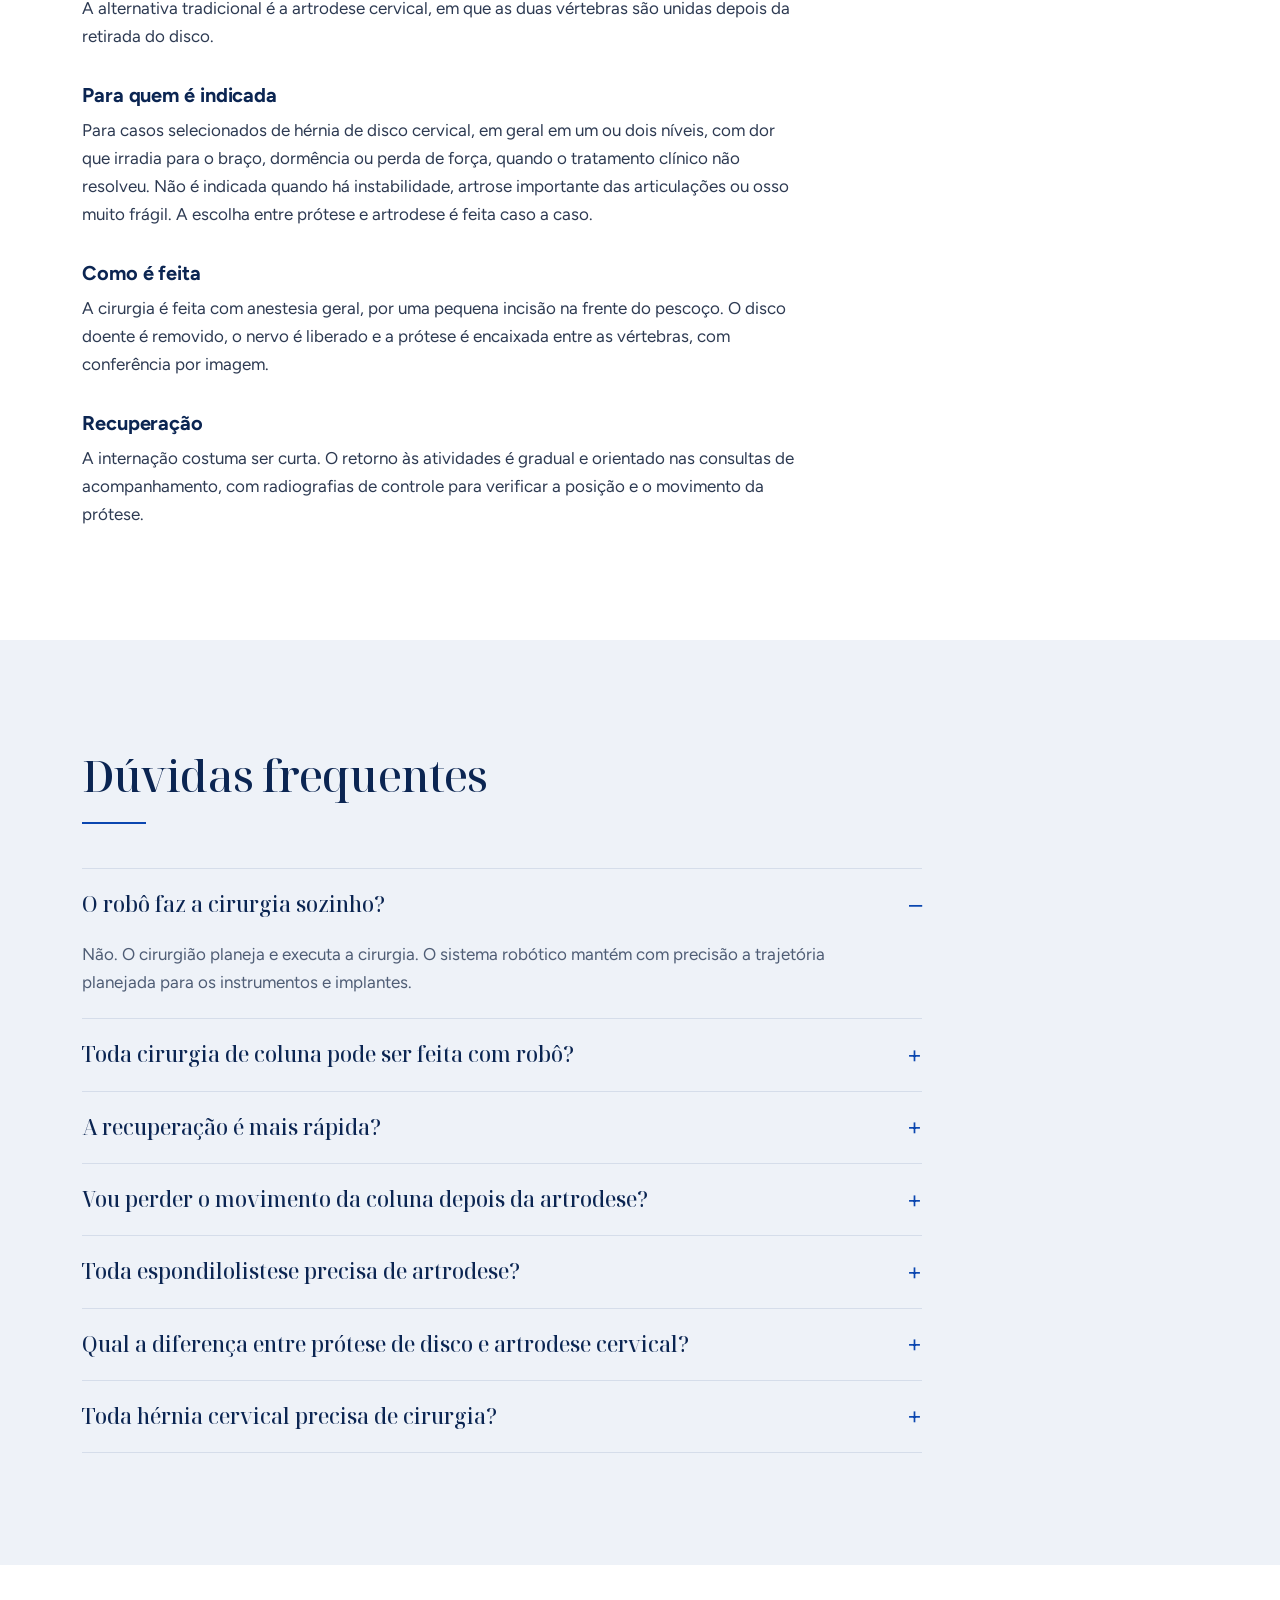
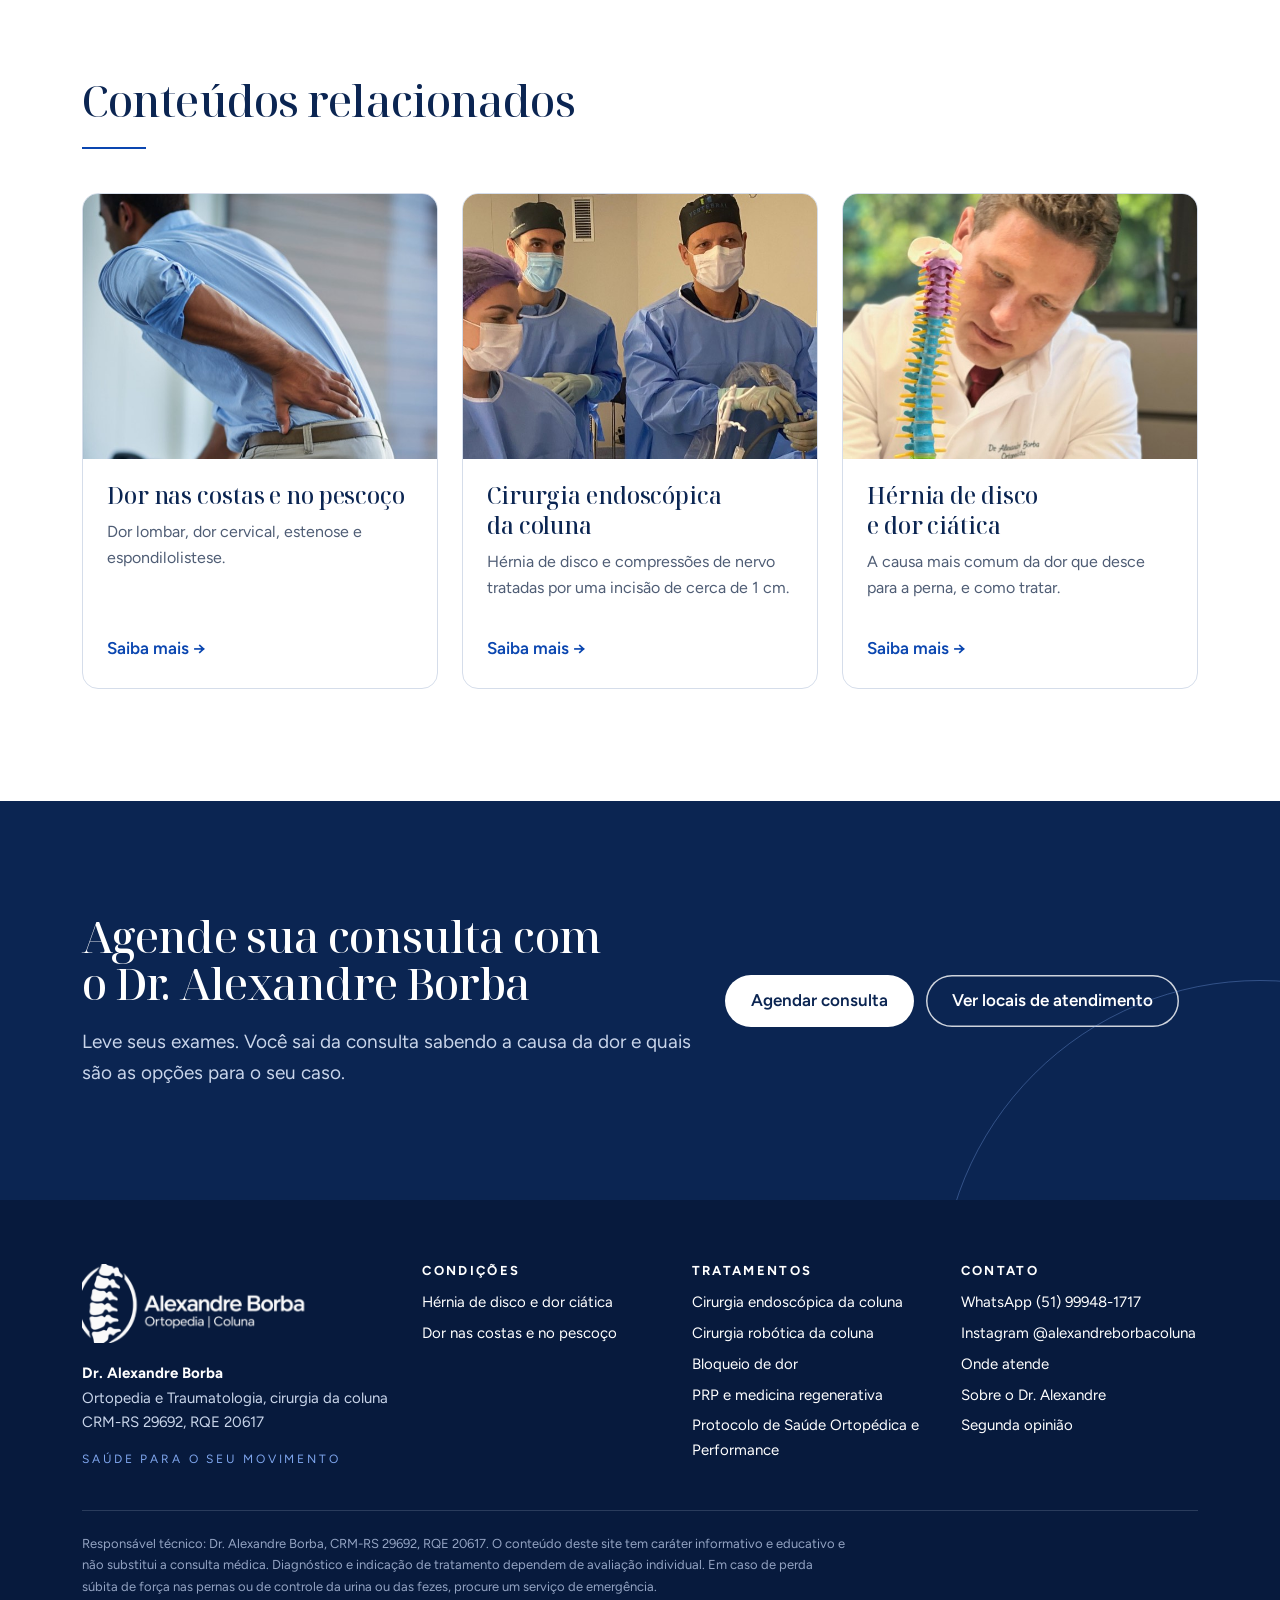
<file: cirurgia-robotica-da-coluna.html>
<!DOCTYPE html>
<html lang="pt-BR">
<head>
<meta charset="UTF-8">
<meta name="viewport" content="width=device-width, initial-scale=1">
<title>Cirurgia Robótica da Coluna e Artrodese em Porto Alegre | Dr. Alexandre Borba</title>
<meta name="description" content="Cirurgia robótica da coluna, artrodese minimamente invasiva e prótese de disco cervical: como funcionam, indicações e recuperação. Dr. Alexandre Borba, Porto Alegre.">
<meta name="author" content="Dr. Alexandre Borba">
<meta name="robots" content="noindex, nofollow">
<meta name="theme-color" content="#0B2552">
<link rel="canonical" href="https://alexandreborba.com.br/cirurgia-robotica-da-coluna.html">
<meta property="og:type" content="website">
<meta property="og:locale" content="pt_BR">
<meta property="og:site_name" content="Dr. Alexandre Borba | Coluna">
<meta property="og:title" content="Cirurgia Robótica da Coluna e Artrodese em Porto Alegre | Dr. Alexandre Borba">
<meta property="og:description" content="Cirurgia robótica da coluna, artrodese minimamente invasiva e prótese de disco cervical: como funcionam, indicações e recuperação. Dr. Alexandre Borba, Porto Alegre.">
<meta property="og:url" content="https://alexandreborba.com.br/cirurgia-robotica-da-coluna.html">
<meta property="og:image" content="https://alexandreborba.com.br/assets/img/cirurgia-robotica-ilustracao.jpg">
<meta name="twitter:card" content="summary_large_image">
<meta name="geo.region" content="BR-RS">
<meta name="geo.placename" content="Porto Alegre">
<link rel="preconnect" href="https://fonts.googleapis.com">
<link rel="preconnect" href="https://fonts.gstatic.com" crossorigin>
<link href="https://fonts.googleapis.com/css2?family=Noto+Serif+Display:wght@400;500;600;700&family=Figtree:wght@400;500;600;700&display=swap" rel="stylesheet">
<link rel="stylesheet" href="assets/site.css">
<script type="application/ld+json">
{
 "@context": "https://schema.org",
 "@graph": [
  {
   "@type": "MedicalProcedure",
   "@id": "https://alexandreborba.com.br/cirurgia-robotica-da-coluna.html#artrodese-minimamente-invasiva",
   "name": "Artrodese minimamente invasiva",
   "description": "Fixação de vértebras instáveis feita por pequenas incisões, com menor lesão da musculatura."
  },
  {
   "@type": "MedicalProcedure",
   "@id": "https://alexandreborba.com.br/cirurgia-robotica-da-coluna.html#artroplastia-cervical",
   "name": "Artroplastia cervical",
   "description": "Substituição do disco cervical doente por uma prótese que preserva o movimento do pescoço."
  },
  {
   "@type": "MedicalWebPage",
   "@id": "https://alexandreborba.com.br/cirurgia-robotica-da-coluna.html#pagina",
   "url": "https://alexandreborba.com.br/cirurgia-robotica-da-coluna.html",
   "name": "Cirurgia Robótica da Coluna e Artrodese em Porto Alegre | Dr. Alexandre Borba",
   "description": "Cirurgia robótica da coluna, artrodese minimamente invasiva e prótese de disco cervical: como funcionam, indicações e recuperação. Dr. Alexandre Borba, Porto Alegre.",
   "isPartOf": {
    "@id": "https://alexandreborba.com.br/#site"
   },
   "about": {
    "@id": "https://alexandreborba.com.br/cirurgia-robotica-da-coluna.html#tema"
   },
   "author": {
    "@id": "https://alexandreborba.com.br/#medico"
   },
   "inLanguage": "pt-BR",
   "dateModified": "2026-10-29",
   "audience": {
    "@type": "Patient"
   }
  },
  {
   "@type": "MedicalProcedure",
   "@id": "https://alexandreborba.com.br/cirurgia-robotica-da-coluna.html#tema",
   "name": "Cirurgia robótica da coluna",
   "description": "Tecnologia de alta precisão para planejar e executar as cirurgias com implantes, como a artrodese, com mais segurança, menor trauma e recuperação mais rápida.",
   "procedureType": "https://schema.org/SurgicalProcedure",
   "relatedLink": [
    "https://alexandreborba.com.br/cirurgia-robotica-da-coluna.html#artrodese-minimamente-invasiva",
    "https://alexandreborba.com.br/cirurgia-robotica-da-coluna.html#artroplastia-cervical"
   ]
  },
  {
   "@type": [
    "Physician",
    "Person"
   ],
   "@id": "https://alexandreborba.com.br/#medico",
   "name": "Dr. Alexandre Borba",
   "url": "https://alexandreborba.com.br/dr-alexandre-borba.html",
   "image": "https://alexandreborba.com.br/assets/img/dr-alexandre-borba-retrato.jpg",
   "logo": "https://alexandreborba.com.br/assets/img/logo-alexandre-borba.png",
   "slogan": "Saúde para o seu movimento",
   "jobTitle": "Ortopedista e Traumatologista, cirurgião de coluna",
   "telephone": "+55-51-99948-1717",
   "identifier": [
    {
     "@type": "PropertyValue",
     "propertyID": "CRM-RS",
     "value": "29692"
    },
    {
     "@type": "PropertyValue",
     "propertyID": "RQE",
     "value": "20617"
    }
   ],
   "address": {
    "@type": "PostalAddress",
    "streetAddress": "Av. Ipiranga, 6690, sala 301, Centro Clínico da PUCRS",
    "addressLocality": "Porto Alegre",
    "addressRegion": "RS",
    "addressCountry": "BR"
   },
   "sameAs": [
    "https://www.instagram.com/alexandreborbacoluna/",
    "http://lattes.cnpq.br/7791435081480795",
    "https://vertebralrs.com.br/dr-alexandre-borba/",
    "https://www.google.com/maps?cid=7950288220098017709"
   ]
  },
  {
   "@type": "BreadcrumbList",
   "itemListElement": [
    {
     "@type": "ListItem",
     "position": 1,
     "name": "Início",
     "item": "https://alexandreborba.com.br/"
    },
    {
     "@type": "ListItem",
     "position": 2,
     "name": "Tratamentos",
     "item": "https://alexandreborba.com.br/index.html#tratamentos"
    },
    {
     "@type": "ListItem",
     "position": 3,
     "name": "Cirurgia robótica da coluna",
     "item": "https://alexandreborba.com.br/cirurgia-robotica-da-coluna.html"
    }
   ]
  },
  {
   "@type": "FAQPage",
   "@id": "https://alexandreborba.com.br/cirurgia-robotica-da-coluna.html#faq",
   "mainEntity": [
    {
     "@type": "Question",
     "name": "O robô faz a cirurgia sozinho?",
     "acceptedAnswer": {
      "@type": "Answer",
      "text": "Não. O cirurgião planeja e executa a cirurgia. O sistema robótico mantém com precisão a trajetória planejada para os instrumentos e implantes."
     }
    },
    {
     "@type": "Question",
     "name": "Toda cirurgia de coluna pode ser feita com robô?",
     "acceptedAnswer": {
      "@type": "Answer",
      "text": "Não. A cirurgia robótica é mais útil nas cirurgias com parafusos, como a artrodese. Hérnias de disco, por exemplo, costumam ser tratadas por cirurgia endoscópica, sem implantes."
     }
    },
    {
     "@type": "Question",
     "name": "A recuperação é mais rápida?",
     "acceptedAnswer": {
      "@type": "Answer",
      "text": "Quando a cirurgia robótica permite incisões menores, a recuperação tende a ser mais rápida do que na cirurgia aberta convencional. O tempo exato varia conforme o procedimento e o paciente."
     }
    },
    {
     "@type": "Question",
     "name": "Vou perder o movimento da coluna depois da artrodese?",
     "acceptedAnswer": {
      "@type": "Answer",
      "text": "O movimento entre as vértebras que foram unidas deixa de existir. Quando a artrodese envolve um ou dois níveis, a maioria das pessoas percebe pouca diferença no dia a dia, porque os outros níveis continuam se movendo."
     }
    },
    {
     "@type": "Question",
     "name": "Toda espondilolistese precisa de artrodese?",
     "acceptedAnswer": {
      "@type": "Answer",
      "text": "Não. Muitos casos são controlados com reabilitação e tratamento clínico. A cirurgia é considerada quando a dor ou a compressão dos nervos persiste."
     }
    },
    {
     "@type": "Question",
     "name": "Qual a diferença entre prótese de disco e artrodese cervical?",
     "acceptedAnswer": {
      "@type": "Answer",
      "text": "Nas duas o disco doente é retirado e o nervo é descomprimido. Na artrodese, as vértebras são unidas e aquele nível deixa de se mover. Na artroplastia, a prótese mantém o movimento."
     }
    },
    {
     "@type": "Question",
     "name": "Toda hérnia cervical precisa de cirurgia?",
     "acceptedAnswer": {
      "@type": "Answer",
      "text": "Não. A maioria melhora com tratamento clínico e fisioterapia. A cirurgia é considerada quando a dor persiste, quando há perda de força ou quando existe compressão da medula."
     }
    }
   ]
  }
 ]
}
</script>
<script>window.SITE_DEMO = true;</script>
</head>
<body>

<a class="skip" href="#conteudo">Pular para o conteúdo</a>
<header class="top">
  <div class="wrap">
    <a class="brand" href="index.html"><img src="assets/img/logo-alexandre-borba.png" width="400" height="143" alt="Dr. Alexandre Borba, Ortopedia e Coluna"></a>
    <nav class="nav" aria-label="Principal"><ul><li><a href="dr-alexandre-borba.html">Dr. Alexandre</a></li><li class="has-sub"><a href="index.html#doencas">Condições</a><ul class="sub"><li><a href="hernia-de-disco.html">Hérnia de disco e dor ciática</a></li><li><a href="dor-na-coluna.html">Dor nas costas e no pescoço</a></li></ul></li><li class="has-sub"><a href="index.html#tratamentos">Tratamentos</a><ul class="sub"><li><a href="cirurgia-endoscopica-da-coluna.html">Cirurgia endoscópica da coluna</a></li><li><a href="cirurgia-robotica-da-coluna.html" aria-current="page">Cirurgia robótica da coluna</a></li><li><a href="bloqueios-da-coluna.html">Bloqueio de dor</a></li><li><a href="prp-medicina-regenerativa.html">PRP e medicina regenerativa</a></li><li><a href="protocolo-saude-ortopedica-e-performance.html">Protocolo de Saúde Ortopédica e Performance</a></li></ul></li><li><a href="contato.html">Onde atende</a></li></ul></nav>
    <div class="top-actions">
      <a class="btn btn-primary" href="https://wa.me/5551999481717?text=Ol%C3%A1%2C%20gostaria%20de%20agendar%20uma%20consulta%20com%20o%20Dr.%20Alexandre%20Borba." data-agendar data-origem="topo">Agendar consulta</a>
      <button class="menu-btn" id="menu-btn" type="button" aria-label="Abrir menu" aria-expanded="false" aria-controls="mnav"><span></span></button>
    </div>
  </div>
  <nav class="mnav" id="mnav" aria-label="Menu"><div class="wrap"><a href="dr-alexandre-borba.html">Dr. Alexandre Borba</a><p class="grp"><a href="index.html#doencas">Condições</a></p><ul><li><a href="hernia-de-disco.html">Hérnia de disco e dor ciática</a></li><li><a href="dor-na-coluna.html">Dor nas costas e no pescoço</a></li></ul><p class="grp"><a href="index.html#tratamentos">Tratamentos</a></p><ul><li><a href="cirurgia-endoscopica-da-coluna.html">Cirurgia endoscópica da coluna</a></li><li><a href="cirurgia-robotica-da-coluna.html" aria-current="page">Cirurgia robótica da coluna</a></li><li><a href="bloqueios-da-coluna.html">Bloqueio de dor</a></li><li><a href="prp-medicina-regenerativa.html">PRP e medicina regenerativa</a></li><li><a href="protocolo-saude-ortopedica-e-performance.html">Protocolo de Saúde Ortopédica e Performance</a></li></ul><a href="contato.html">Onde atende</a></div></nav>
</header>
<main id="conteudo">

<section class="phero">
  <div class="wrap">
    <nav class="crumbs" aria-label="Você está em"><ol><li><a href="index.html">Início</a></li><li><a href="index.html#tratamentos">Tratamentos</a></li><li aria-current="page">Cirurgia robótica da coluna</li></ol></nav>
    <div class="phero-grid">
      <div>
        <h1>Cirurgia robótica da coluna</h1>
        <p class="lede">Tecnologia de alta precisão para planejar e executar as cirurgias com implantes, como a artrodese, com mais segurança, menor trauma e recuperação mais rápida.</p>
        <div class="actions"><a class="btn btn-primary" href="https://wa.me/5551999481717?text=Ol%C3%A1%2C%20gostaria%20de%20agendar%20uma%20consulta%20com%20o%20Dr.%20Alexandre%20Borba." data-agendar data-origem="cirurgia-robotica-da-coluna-topo" data-motivo="Já tenho indicação de cirurgia e quero uma segunda opinião">Agendar consulta</a></div>
        <p class="byline">Responsável técnico: Dr. Alexandre Borba, CRM-RS 29692, RQE 20617. Atualizado em outubro de 2026.</p>
      </div>
      <figure><div class="photo r43 "><img src="assets/img/cirurgia-robotica-ilustracao.jpg" srcset="assets/img/cirurgia-robotica-ilustracao-640.jpg 640w, assets/img/cirurgia-robotica-ilustracao-960.jpg 960w, assets/img/cirurgia-robotica-ilustracao.jpg 1600w" sizes="(min-width: 1000px) 33vw, (min-width: 640px) 50vw, 66vw" width="1600" height="1200" alt="Ilustração de braços robóticos posicionados sobre o paciente em centro cirúrgico" fetchpriority="high"></div></figure>
    </div>
  </div>
</section>

<section class="band">
  <div class="wrap layout">
    <article class="prose">
      <div class="summary"><h2>Em resumo</h2><ul><li>O robô guia os instrumentos conforme o planejamento do cirurgião. Ele não opera sozinho.</li><li>É usado principalmente nas cirurgias com parafusos, como a artrodese.</li><li>A artrodese minimamente invasiva fixa vértebras instáveis por incisões pequenas.</li><li>Na coluna cervical, a prótese de disco é uma alternativa à fixação em casos selecionados.</li></ul></div>
      <nav class="toc" aria-label="Nesta página"><h2>Nesta página</h2><ol><li><a href="#cirurgia-robotica-da-coluna">Como funciona a cirurgia robótica</a></li><li><a href="#artrodese-minimamente-invasiva">Artrodese minimamente invasiva</a></li><li><a href="#artroplastia-cervical">Artroplastia cervical (prótese de disco)</a></li></ol></nav>
<section class="part" id="cirurgia-robotica-da-coluna"><h2>Como funciona a cirurgia robótica</h2>
<h3>O que é a cirurgia robótica da coluna</h3>
<p>Na cirurgia robótica, um sistema robótico ajuda o cirurgião a posicionar os instrumentos com precisão milimétrica. Antes ou durante a cirurgia, o cirurgião planeja em exames de imagem a trajetória exata de cada implante, como os parafusos da coluna. Na hora de operar, o braço robótico mantém essa trajetória e o cirurgião executa o procedimento.</p>
<p>O robô não toma decisões e não opera sozinho. Ele é uma ferramenta de precisão nas mãos do cirurgião, assim como o endoscópio e a fluoroscopia.</p>
<h3>Para quem é indicada</h3>
<p>A principal aplicação é nas cirurgias que usam parafusos para fixar vértebras, como a <a href="cirurgia-robotica-da-coluna.html#artrodese-minimamente-invasiva">artrodese</a> em casos de instabilidade, <a href="dor-na-coluna.html#espondilolistese">espondilolistese</a> e algumas deformidades. Também pode ajudar em reoperações, quando a anatomia está alterada por uma cirurgia anterior.</p>
<div class="note"><p><strong>Nem todo caso precisa de robô.</strong> Muitas cirurgias de coluna são feitas com excelente resultado por técnicas convencionais ou endoscópicas. A escolha da técnica é feita caso a caso, na consulta.</p></div>
<h3>O que muda para o paciente</h3>
<ul><li>Planejamento detalhado de cada implante antes da cirurgia.</li><li>Alta precisão na colocação dos parafusos, o que aumenta a segurança.</li><li>Possibilidade de incisões menores, com menor agressão à musculatura.</li><li>Recuperação mais rápida em comparação com a cirurgia aberta convencional.</li></ul>
<figure class="fig-side"><div class="photo r34 "><img src="assets/img/procedimento-coluna-fluoroscopia.jpg" srcset="assets/img/procedimento-coluna-fluoroscopia-640.jpg 640w, assets/img/procedimento-coluna-fluoroscopia-960.jpg 960w, assets/img/procedimento-coluna-fluoroscopia.jpg 1200w" sizes="(min-width: 1000px) 33vw, (min-width: 640px) 50vw, 66vw" width="1200" height="1600" alt="Cirurgião posicionando a agulha na coluna lombar com auxílio de imagem" loading="lazy"></div><figcaption>Na cirurgia da coluna, a imagem em tempo real orienta cada passo do cirurgião.</figcaption></figure>
<h3>Riscos</h3>
<p>A cirurgia robótica tem os mesmos riscos de qualquer cirurgia da coluna com implantes, como infecção, sangramento, lesão de nervo e falha da fixação. A tecnologia busca reduzir alguns desses riscos, mas não os elimina. Eles são explicados na consulta, antes de qualquer decisão.</p></section>
<section class="part" id="artrodese-minimamente-invasiva"><h2>Artrodese minimamente invasiva</h2>
<h3>O que é a artrodese</h3>
<p>Artrodese é a cirurgia que une duas ou mais vértebras para que passem a funcionar como um bloco único. Parafusos e hastes mantêm as vértebras na posição enquanto o osso cicatriza e se funde.</p>
<p>Na técnica minimamente invasiva, os implantes são colocados por pequenas incisões, com afastadores tubulares e auxílio de imagem, em vez de uma abertura ampla que descola a musculatura do osso.</p>
<h3>Para quem é indicada</h3>
<ul><li>Espondilolistese, o escorregamento de uma vértebra sobre a outra, com dor ou compressão de nervos.</li><li>Instabilidade da coluna.</li><li>Estenose do canal em que a descompressão sozinha deixaria a coluna instável.</li><li>Alguns casos de fratura e de deformidade.</li></ul>
<p>A artrodese é indicada quando o tratamento clínico não foi suficiente e quando existe um motivo mecânico claro para estabilizar a coluna.</p>
<figure class="fig-side"><div class="xray"><img src="assets/img/rx-artrodese-lombar.jpg" width="192" height="288" alt="Radiografia da coluna lombar em perfil mostrando parafusos de artrodese" loading="lazy"></div><figcaption>Radiografia de controle após artrodese lombar.</figcaption></figure>
<h3>O que muda em relação à técnica aberta</h3>
<ul><li>Incisões menores.</li><li>Menor lesão muscular e menor sangramento.</li><li>Menos dor no pós-operatório e internação mais curta, em geral.</li></ul>
<p>O objetivo final é o mesmo da cirurgia aberta: estabilizar e, quando necessário, descomprimir os nervos. Nem todos os casos podem ser feitos por via minimamente invasiva.</p>
<h3>Recuperação</h3>
<p>O paciente costuma levantar e caminhar logo nos primeiros dias. A fusão do osso acontece ao longo de alguns meses, período em que o retorno às atividades é gradual e acompanhado em consultas, com exames de imagem de controle.</p></section>
<section class="part" id="artroplastia-cervical"><h2>Artroplastia cervical (prótese de disco)</h2>
<h3>O que é</h3>
<p>Na artroplastia cervical, o cirurgião retira o disco que está comprimindo o nervo ou a medula e coloca, no lugar, uma prótese que se movimenta. A ideia é descomprimir as estruturas nervosas e manter o movimento daquele nível do pescoço.</p>
<p>A alternativa tradicional é a artrodese cervical, em que as duas vértebras são unidas depois da retirada do disco.</p>
<h3>Para quem é indicada</h3>
<p>Para casos selecionados de hérnia de disco cervical, em geral em um ou dois níveis, com dor que irradia para o braço, dormência ou perda de força, quando o tratamento clínico não resolveu. Não é indicada quando há instabilidade, artrose importante das articulações ou osso muito frágil. A escolha entre prótese e artrodese é feita caso a caso.</p>
<h3>Como é feita</h3>
<p>A cirurgia é feita com anestesia geral, por uma pequena incisão na frente do pescoço. O disco doente é removido, o nervo é liberado e a prótese é encaixada entre as vértebras, com conferência por imagem.</p>
<h3>Recuperação</h3>
<p>A internação costuma ser curta. O retorno às atividades é gradual e orientado nas consultas de acompanhamento, com radiografias de controle para verificar a posição e o movimento da prótese.</p></section>
    </article>
    <aside>
      <div>
        <div class="aside-links"><h2>Veja também</h2><ul class="linklist"><li><a href="dor-na-coluna.html">Dor nas costas e no pescoço</a></li><li><a href="cirurgia-endoscopica-da-coluna.html">Cirurgia endoscópica da coluna</a></li><li><a href="hernia-de-disco.html">Hérnia de disco e dor ciática</a></li><li><a href="bloqueios-da-coluna.html">Bloqueio de dor</a></li></ul></div>
      </div>
    </aside>
  </div>
</section>

<section class="band band-mist" aria-labelledby="faq-titulo">
  <div class="wrap">
    <div class="head"><h2 id="faq-titulo">Dúvidas frequentes</h2></div>
    <div class="faq"><details open><summary>O robô faz a cirurgia sozinho?</summary><p>Não. O cirurgião planeja e executa a cirurgia. O sistema robótico mantém com precisão a trajetória planejada para os instrumentos e implantes.</p></details><details><summary>Toda cirurgia de coluna pode ser feita com robô?</summary><p>Não. A cirurgia robótica é mais útil nas cirurgias com parafusos, como a artrodese. Hérnias de disco, por exemplo, costumam ser tratadas por cirurgia endoscópica, sem implantes.</p></details><details><summary>A recuperação é mais rápida?</summary><p>Quando a cirurgia robótica permite incisões menores, a recuperação tende a ser mais rápida do que na cirurgia aberta convencional. O tempo exato varia conforme o procedimento e o paciente.</p></details><details><summary>Vou perder o movimento da coluna depois da artrodese?</summary><p>O movimento entre as vértebras que foram unidas deixa de existir. Quando a artrodese envolve um ou dois níveis, a maioria das pessoas percebe pouca diferença no dia a dia, porque os outros níveis continuam se movendo.</p></details><details><summary>Toda espondilolistese precisa de artrodese?</summary><p>Não. Muitos casos são controlados com reabilitação e tratamento clínico. A cirurgia é considerada quando a dor ou a compressão dos nervos persiste.</p></details><details><summary>Qual a diferença entre prótese de disco e artrodese cervical?</summary><p>Nas duas o disco doente é retirado e o nervo é descomprimido. Na artrodese, as vértebras são unidas e aquele nível deixa de se mover. Na artroplastia, a prótese mantém o movimento.</p></details><details><summary>Toda hérnia cervical precisa de cirurgia?</summary><p>Não. A maioria melhora com tratamento clínico e fisioterapia. A cirurgia é considerada quando a dor persiste, quando há perda de força ou quando existe compressão da medula.</p></details></div>
  </div>
</section>

<section class="band" aria-labelledby="rel-titulo">
  <div class="wrap">
    <div class="head"><h2 id="rel-titulo">Conteúdos relacionados</h2></div>
    <ul class="cards cards-3"><li><a class="card" href="dor-na-coluna.html"><div class="photo r43 "><img src="assets/img/dor-nas-costas.jpg" srcset="assets/img/dor-nas-costas-640.jpg 640w, assets/img/dor-nas-costas-960.jpg 960w, assets/img/dor-nas-costas.jpg 1001w" sizes="(min-width: 1000px) 33vw, (min-width: 640px) 50vw, 66vw" width="1001" height="1500" alt="Homem com dor na lombar, com a mão nas costas, ao lado da mesa de trabalho" loading="lazy"></div><div class="card-body"><h3>Dor nas costas e no pescoço</h3><p>Dor lombar, dor cervical, estenose e espondilolistese.</p><span>Saiba mais</span></div></a></li><li><a class="card" href="cirurgia-endoscopica-da-coluna.html"><div class="photo r43 "><img src="assets/img/cirurgia-endoscopica-equipe-vertebral.jpg" srcset="assets/img/cirurgia-endoscopica-equipe-vertebral-640.jpg 640w, assets/img/cirurgia-endoscopica-equipe-vertebral-960.jpg 960w, assets/img/cirurgia-endoscopica-equipe-vertebral.jpg 1200w" sizes="(min-width: 1000px) 33vw, (min-width: 640px) 50vw, 66vw" width="1200" height="1600" alt="Equipe durante cirurgia endoscópica da coluna, com o endoscópio posicionado" loading="lazy"></div><div class="card-body"><h3>Cirurgia endoscópica da coluna</h3><p>Hérnia de disco e compressões de nervo tratadas por uma incisão de cerca de 1 cm.</p><span>Saiba mais</span></div></a></li><li><a class="card" href="hernia-de-disco.html"><div class="photo r43 "><img src="assets/img/dr-alexandre-borba-modelo-coluna.jpg" srcset="assets/img/dr-alexandre-borba-modelo-coluna-640.jpg 640w, assets/img/dr-alexandre-borba-modelo-coluna-960.jpg 960w, assets/img/dr-alexandre-borba-modelo-coluna.jpg 1124w" sizes="(min-width: 1000px) 33vw, (min-width: 640px) 50vw, 66vw" width="1124" height="1500" alt="Dr. Alexandre Borba mostrando no modelo da coluna onde ocorre a hérnia de disco" loading="lazy"></div><div class="card-body"><h3>Hérnia de disco e dor ciática</h3><p>A causa mais comum da dor que desce para a perna, e como tratar.</p><span>Saiba mais</span></div></a></li></ul>
  </div>
</section>

<section class="band band-petrol band-cta">
  <div class="wrap cta-band">
    <div><h2>Agende sua consulta com o Dr. Alexandre Borba</h2><p class="lede">Leve seus exames. Você sai da consulta sabendo a causa da dor e quais são as opções para o seu caso.</p></div>
    <div class="actions"><a class="btn btn-primary" href="https://wa.me/5551999481717?text=Ol%C3%A1%2C%20gostaria%20de%20agendar%20uma%20consulta%20com%20o%20Dr.%20Alexandre%20Borba." data-agendar data-origem="cirurgia-robotica-da-coluna-final" data-motivo="Já tenho indicação de cirurgia e quero uma segunda opinião">Agendar consulta</a><a class="btn btn-ghost" href="contato.html">Ver locais de atendimento</a></div>
  </div>
</section>

</main>
<footer>
  <div class="wrap">
    <div class="foot-grid">
      <div>
        <img src="assets/img/logo-alexandre-borba-branco.png" width="520" height="170" alt="Alexandre Borba, Ortopedia e Coluna" loading="lazy" class="foot-logo">
        <p><strong style="color:#fff">Dr. Alexandre Borba</strong><br>Ortopedia e Traumatologia, cirurgia da coluna<br>CRM-RS 29692, RQE 20617</p>
        <p class="foot-motto">Saúde para o seu movimento</p>
      </div>
      <div><h2>Condições</h2><ul><li><a href="hernia-de-disco.html">Hérnia de disco e dor ciática</a></li><li><a href="dor-na-coluna.html">Dor nas costas e no pescoço</a></li></ul></div>
      <div><h2>Tratamentos</h2><ul><li><a href="cirurgia-endoscopica-da-coluna.html">Cirurgia endoscópica da coluna</a></li><li><a href="cirurgia-robotica-da-coluna.html">Cirurgia robótica da coluna</a></li><li><a href="bloqueios-da-coluna.html">Bloqueio de dor</a></li><li><a href="prp-medicina-regenerativa.html">PRP e medicina regenerativa</a></li><li><a href="protocolo-saude-ortopedica-e-performance.html">Protocolo de Saúde Ortopédica e Performance</a></li></ul></div>
      <div>
        <h2>Contato</h2>
        <ul>
          <li><a href="https://wa.me/5551999481717?text=Ol%C3%A1%2C%20gostaria%20de%20agendar%20uma%20consulta%20com%20o%20Dr.%20Alexandre%20Borba." data-agendar data-origem="rodape">WhatsApp (51) 99948-1717</a></li>
          <li><a href="https://www.instagram.com/alexandreborbacoluna/" target="_blank" rel="noopener">Instagram @alexandreborbacoluna</a></li>
          <li><a href="contato.html">Onde atende</a></li>
          <li><a href="dr-alexandre-borba.html">Sobre o Dr. Alexandre</a></li>
          <li><a href="index.html#segunda-opiniao">Segunda opinião</a></li>
        </ul>
      </div>
    </div>
    <div class="foot-legal">
      <p>Responsável técnico: Dr. Alexandre Borba, CRM-RS 29692, RQE 20617. O conteúdo deste site tem caráter informativo e educativo e não substitui a consulta médica. Diagnóstico e indicação de tratamento dependem de avaliação individual. Em caso de perda súbita de força nas pernas ou de controle da urina ou das fezes, procure um serviço de emergência.</p>
    </div>
  </div>
</footer>

<dialog class="modal" id="agendar" aria-labelledby="agendar-titulo">
  <div class="modal-in">
    <button class="modal-x" type="button" data-fechar aria-label="Fechar">&times;</button>
    <h2 id="agendar-titulo">Agende sua consulta</h2>
    <p class="lede">Preencha os dados e continue a conversa no WhatsApp com a equipe do Dr. Alexandre Borba.</p>
    <form id="form-agendar" novalidate>
      <div class="field">
        <label for="nome">Seu nome</label>
        <input type="text" id="nome" name="nome" autocomplete="name" required aria-describedby="nome-erro">
        <span class="err" id="nome-erro">Informe seu nome.</span>
      </div>
      <div class="field">
        <label for="telefone">WhatsApp com DDD</label>
        <input type="tel" id="telefone" name="telefone" autocomplete="tel" inputmode="numeric" placeholder="(51) 99999-9999" required aria-describedby="telefone-erro">
        <span class="err" id="telefone-erro">Informe um telefone com DDD, por exemplo (51) 99999-9999.</span>
      </div>
      <div class="field">
        <label for="motivo">Qual é o principal motivo da consulta?</label>
        <select id="motivo" name="motivo" required aria-describedby="motivo-erro"><option value="">Selecione</option><option>Hérnia de disco</option><option>Dor ciática (dor que desce para a perna)</option><option>Dor na lombar</option><option>Dor no pescoço ou no braço</option><option>Estenose de canal</option><option>Já tenho indicação de cirurgia e quero uma segunda opinião</option><option>PRP ou medicina regenerativa</option><option>Protocolo de Saúde Ortopédica e Performance</option><option>Outro motivo</option></select>
        <span class="err" id="motivo-erro">Selecione o motivo da consulta.</span>
      </div>
      <fieldset class="field">
        <legend>Já fez ressonância magnética da coluna?</legend>
        <div class="radios">
          <label><input type="radio" name="exame" value="Sim" checked> Sim</label>
          <label><input type="radio" name="exame" value="Não"> Não</label>
        </div>
      </fieldset>
      <div class="field">
        <label for="local">Local de preferência</label>
        <select id="local" name="local"><option>Sem preferência</option><option>Orthoclinic, Centro Clínico da PUCRS</option><option>Clínica de Traumatologia e Ortopedia Moinhos de Vento</option><option>Urgetrauma</option></select>
      </div>
      <button class="btn btn-primary" type="submit">Enviar e continuar no WhatsApp</button>
      <p class="form-done" id="form-ok" role="status">Pronto. Se o WhatsApp não abriu, <a id="form-link" href="#">toque aqui para abrir a conversa</a>.</p>
      <p class="form-note">Seus dados são usados apenas para o agendamento da consulta.</p>
    </form>
  </div>
</dialog>
<script src="assets/site.js" defer></script>
</body>
</html>
</file>
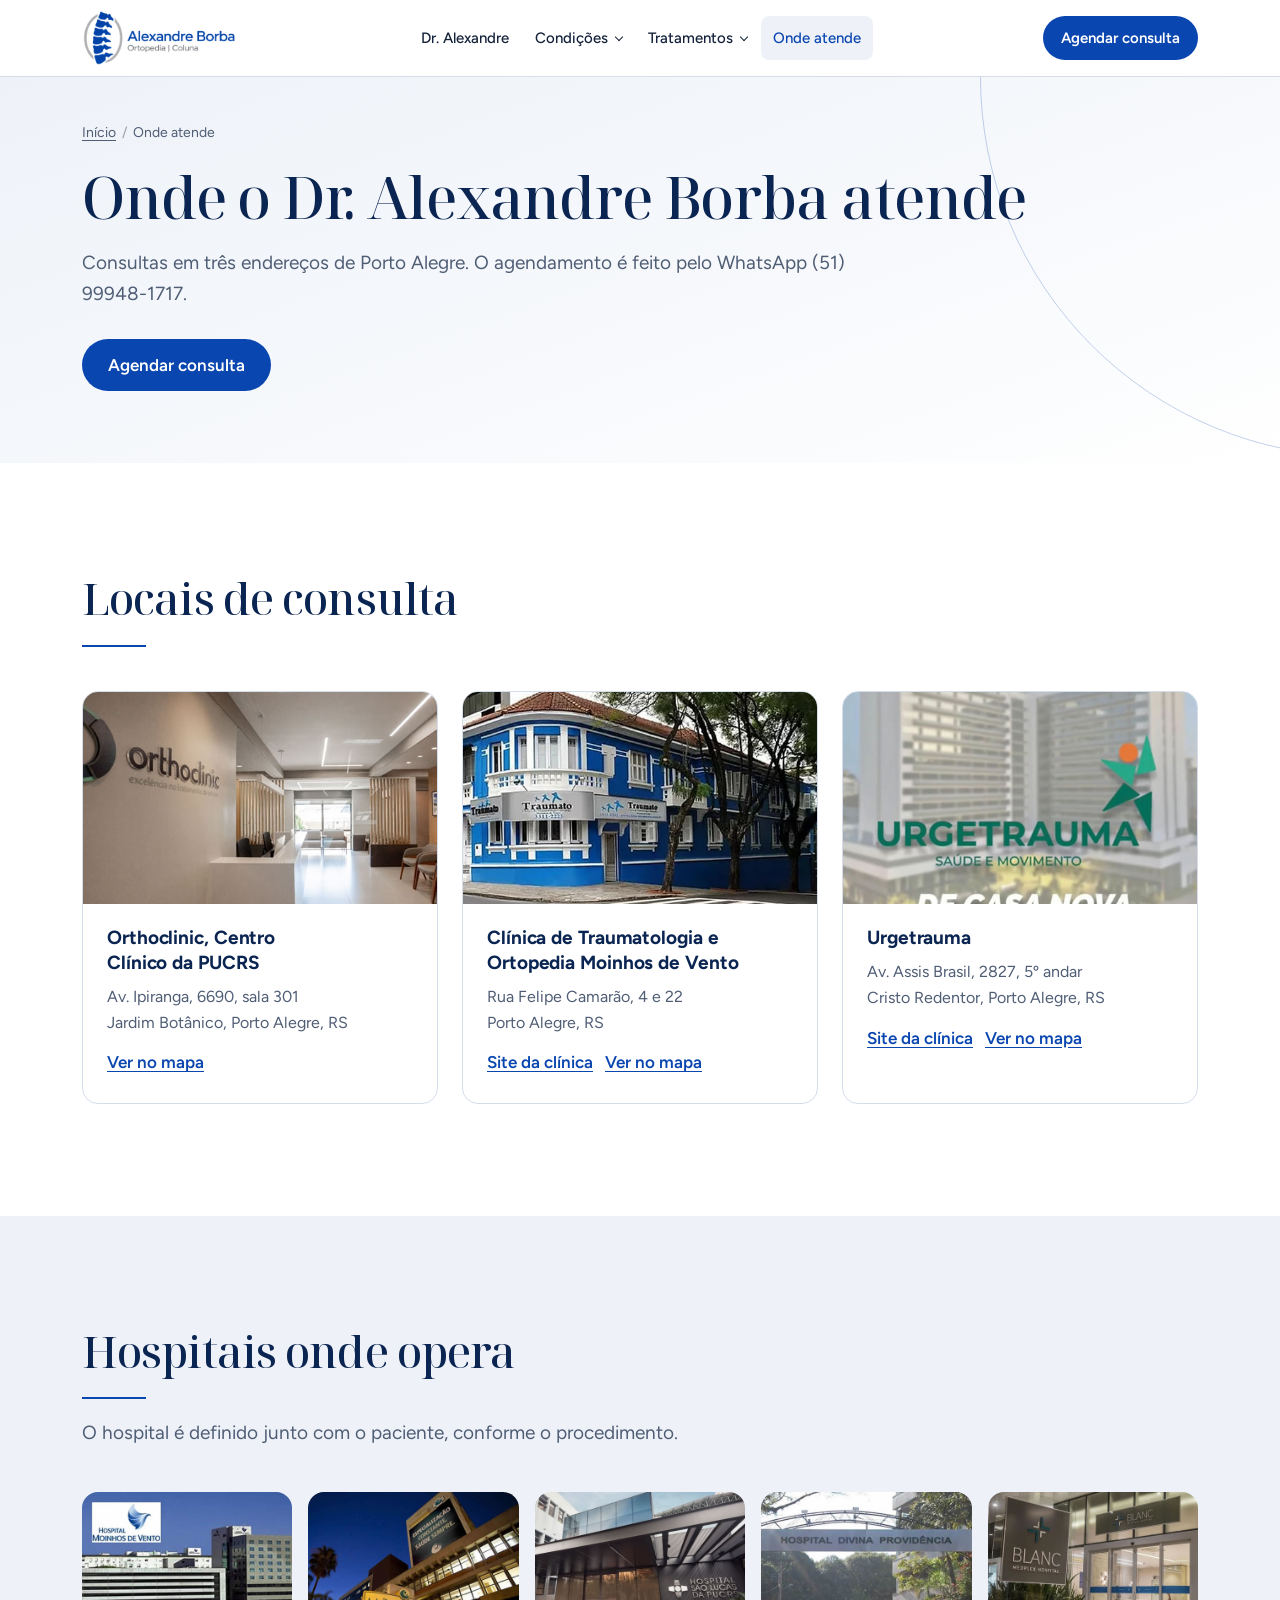
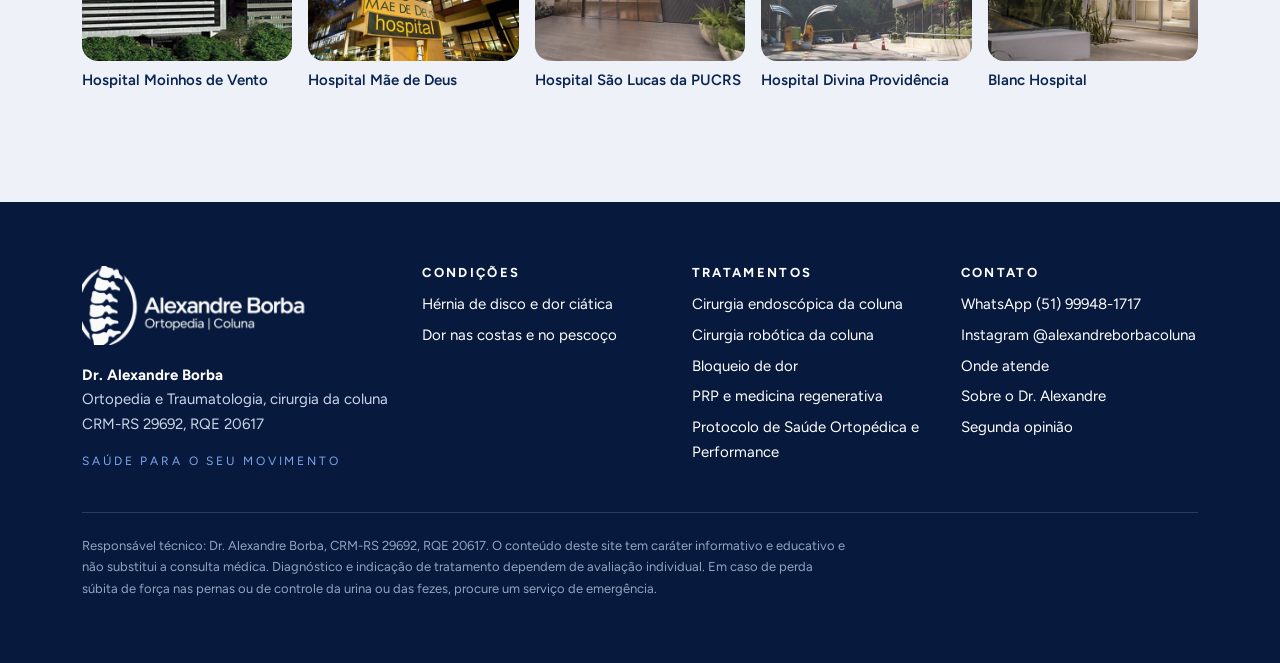
<file: contato.html>
<!DOCTYPE html>
<html lang="pt-BR">
<head>
<meta charset="UTF-8">
<meta name="viewport" content="width=device-width, initial-scale=1">
<title>Onde Atende | Dr. Alexandre Borba, Cirurgia da Coluna em Porto Alegre</title>
<meta name="description" content="Endereços de atendimento do Dr. Alexandre Borba em Porto Alegre: Centro Clínico da PUCRS, Moinhos de Vento e Urgetrauma. Agende pelo WhatsApp (51) 99948-1717.">
<meta name="author" content="Dr. Alexandre Borba">
<meta name="robots" content="noindex, nofollow">
<meta name="theme-color" content="#0B2552">
<link rel="canonical" href="https://alexandreborba.com.br/contato.html">
<meta property="og:type" content="website">
<meta property="og:locale" content="pt_BR">
<meta property="og:site_name" content="Dr. Alexandre Borba | Coluna">
<meta property="og:title" content="Onde Atende | Dr. Alexandre Borba, Cirurgia da Coluna em Porto Alegre">
<meta property="og:description" content="Endereços de atendimento do Dr. Alexandre Borba em Porto Alegre: Centro Clínico da PUCRS, Moinhos de Vento e Urgetrauma. Agende pelo WhatsApp (51) 99948-1717.">
<meta property="og:url" content="https://alexandreborba.com.br/contato.html">
<meta property="og:image" content="https://alexandreborba.com.br/assets/img/dr-alexandre-borba-retrato.jpg">
<meta name="twitter:card" content="summary_large_image">
<meta name="geo.region" content="BR-RS">
<meta name="geo.placename" content="Porto Alegre">
<link rel="preconnect" href="https://fonts.googleapis.com">
<link rel="preconnect" href="https://fonts.gstatic.com" crossorigin>
<link href="https://fonts.googleapis.com/css2?family=Noto+Serif+Display:wght@400;500;600;700&family=Figtree:wght@400;500;600;700&display=swap" rel="stylesheet">
<link rel="stylesheet" href="assets/site.css">
<script type="application/ld+json">
{
 "@context": "https://schema.org",
 "@graph": [
  {
   "@type": "ContactPage",
   "@id": "https://alexandreborba.com.br/contato.html#pagina",
   "url": "https://alexandreborba.com.br/contato.html",
   "name": "Onde o Dr. Alexandre Borba atende",
   "isPartOf": {
    "@id": "https://alexandreborba.com.br/#site"
   },
   "inLanguage": "pt-BR"
  },
  {
   "@type": [
    "Physician",
    "Person"
   ],
   "@id": "https://alexandreborba.com.br/#medico",
   "name": "Dr. Alexandre Borba",
   "url": "https://alexandreborba.com.br/dr-alexandre-borba.html",
   "image": "https://alexandreborba.com.br/assets/img/dr-alexandre-borba-retrato.jpg",
   "logo": "https://alexandreborba.com.br/assets/img/logo-alexandre-borba.png",
   "slogan": "Saúde para o seu movimento",
   "jobTitle": "Ortopedista e Traumatologista, cirurgião de coluna",
   "telephone": "+55-51-99948-1717",
   "identifier": [
    {
     "@type": "PropertyValue",
     "propertyID": "CRM-RS",
     "value": "29692"
    },
    {
     "@type": "PropertyValue",
     "propertyID": "RQE",
     "value": "20617"
    }
   ],
   "address": {
    "@type": "PostalAddress",
    "streetAddress": "Av. Ipiranga, 6690, sala 301, Centro Clínico da PUCRS",
    "addressLocality": "Porto Alegre",
    "addressRegion": "RS",
    "addressCountry": "BR"
   },
   "sameAs": [
    "https://www.instagram.com/alexandreborbacoluna/",
    "http://lattes.cnpq.br/7791435081480795",
    "https://vertebralrs.com.br/dr-alexandre-borba/",
    "https://www.google.com/maps?cid=7950288220098017709"
   ]
  },
  {
   "@type": "BreadcrumbList",
   "itemListElement": [
    {
     "@type": "ListItem",
     "position": 1,
     "name": "Início",
     "item": "https://alexandreborba.com.br/"
    },
    {
     "@type": "ListItem",
     "position": 2,
     "name": "Onde atende",
     "item": "https://alexandreborba.com.br/contato.html"
    }
   ]
  },
  {
   "@type": "MedicalClinic",
   "name": "Orthoclinic, Centro Clínico da PUCRS",
   "address": {
    "@type": "PostalAddress",
    "streetAddress": "Av. Ipiranga, 6690, sala 301",
    "addressLocality": "Porto Alegre",
    "addressRegion": "RS",
    "addressCountry": "BR"
   }
  },
  {
   "@type": "MedicalClinic",
   "name": "Clínica de Traumatologia e Ortopedia Moinhos de Vento",
   "address": {
    "@type": "PostalAddress",
    "streetAddress": "Rua Felipe Camarão, 4 e 22",
    "addressLocality": "Porto Alegre",
    "addressRegion": "RS",
    "addressCountry": "BR"
   }
  },
  {
   "@type": "MedicalClinic",
   "name": "Urgetrauma",
   "address": {
    "@type": "PostalAddress",
    "streetAddress": "Av. Assis Brasil, 2827, 5º andar",
    "addressLocality": "Porto Alegre",
    "addressRegion": "RS",
    "addressCountry": "BR"
   }
  }
 ]
}
</script>
<script>window.SITE_DEMO = true;</script>
</head>
<body>

<a class="skip" href="#conteudo">Pular para o conteúdo</a>
<header class="top">
  <div class="wrap">
    <a class="brand" href="index.html"><img src="assets/img/logo-alexandre-borba.png" width="400" height="143" alt="Dr. Alexandre Borba, Ortopedia e Coluna"></a>
    <nav class="nav" aria-label="Principal"><ul><li><a href="dr-alexandre-borba.html">Dr. Alexandre</a></li><li class="has-sub"><a href="index.html#doencas">Condições</a><ul class="sub"><li><a href="hernia-de-disco.html">Hérnia de disco e dor ciática</a></li><li><a href="dor-na-coluna.html">Dor nas costas e no pescoço</a></li></ul></li><li class="has-sub"><a href="index.html#tratamentos">Tratamentos</a><ul class="sub"><li><a href="cirurgia-endoscopica-da-coluna.html">Cirurgia endoscópica da coluna</a></li><li><a href="cirurgia-robotica-da-coluna.html">Cirurgia robótica da coluna</a></li><li><a href="bloqueios-da-coluna.html">Bloqueio de dor</a></li><li><a href="prp-medicina-regenerativa.html">PRP e medicina regenerativa</a></li><li><a href="protocolo-saude-ortopedica-e-performance.html">Protocolo de Saúde Ortopédica e Performance</a></li></ul></li><li><a href="contato.html" aria-current="page">Onde atende</a></li></ul></nav>
    <div class="top-actions">
      <a class="btn btn-primary" href="https://wa.me/5551999481717?text=Ol%C3%A1%2C%20gostaria%20de%20agendar%20uma%20consulta%20com%20o%20Dr.%20Alexandre%20Borba." data-agendar data-origem="topo">Agendar consulta</a>
      <button class="menu-btn" id="menu-btn" type="button" aria-label="Abrir menu" aria-expanded="false" aria-controls="mnav"><span></span></button>
    </div>
  </div>
  <nav class="mnav" id="mnav" aria-label="Menu"><div class="wrap"><a href="dr-alexandre-borba.html">Dr. Alexandre Borba</a><p class="grp"><a href="index.html#doencas">Condições</a></p><ul><li><a href="hernia-de-disco.html">Hérnia de disco e dor ciática</a></li><li><a href="dor-na-coluna.html">Dor nas costas e no pescoço</a></li></ul><p class="grp"><a href="index.html#tratamentos">Tratamentos</a></p><ul><li><a href="cirurgia-endoscopica-da-coluna.html">Cirurgia endoscópica da coluna</a></li><li><a href="cirurgia-robotica-da-coluna.html">Cirurgia robótica da coluna</a></li><li><a href="bloqueios-da-coluna.html">Bloqueio de dor</a></li><li><a href="prp-medicina-regenerativa.html">PRP e medicina regenerativa</a></li><li><a href="protocolo-saude-ortopedica-e-performance.html">Protocolo de Saúde Ortopédica e Performance</a></li></ul><a href="contato.html" aria-current="page">Onde atende</a></div></nav>
</header>
<main id="conteudo">

<section class="phero">
  <div class="wrap">
    <nav class="crumbs" aria-label="Você está em"><ol><li><a href="index.html">Início</a></li><li aria-current="page">Onde atende</li></ol></nav>
    <h1>Onde o Dr. Alexandre Borba atende</h1>
    <p class="lede">Consultas em três endereços de Porto Alegre. O agendamento é feito pelo WhatsApp (51) 99948-1717.</p>
    <div class="actions"><a class="btn btn-primary" href="https://wa.me/5551999481717?text=Ol%C3%A1%2C%20gostaria%20de%20agendar%20uma%20consulta%20com%20o%20Dr.%20Alexandre%20Borba." data-agendar data-origem="contato-topo">Agendar consulta</a></div>
  </div>
</section>
<section class="band">
  <div class="wrap">
    <div class="head"><h2>Locais de consulta</h2></div>
    <ul class="places"><li><div class="place"><div class="photo  "><img src="assets/img/orthoclinic.jpg" width="500" height="400" alt="Orthoclinic, Centro Clínico da PUCRS" loading="lazy"></div><div class="place-body"><h3>Orthoclinic, Centro Clínico da PUCRS</h3><address>Av. Ipiranga, 6690, sala 301<br>Jardim Botânico, Porto Alegre, RS</address><a href="https://www.google.com/maps/search/?api=1&query=Orthoclinic%20Centro%20Cl%C3%ADnico%20PUCRS%20Av.%20Ipiranga%206690%20Porto%20Alegre" target="_blank" rel="noopener">Ver no mapa</a></div></div></li><li><div class="place"><div class="photo  "><img src="assets/img/clinica-moinhos-de-vento.jpg" width="500" height="400" alt="Clínica de Traumatologia e Ortopedia Moinhos de Vento" loading="lazy"></div><div class="place-body"><h3>Clínica de Traumatologia e Ortopedia Moinhos de Vento</h3><address>Rua Felipe Camarão, 4 e 22<br>Porto Alegre, RS</address><a href="https://clinicatraumato.com.br/" target="_blank" rel="noopener">Site da clínica</a> &nbsp; <a href="https://www.google.com/maps/search/?api=1&query=Cl%C3%ADnica%20de%20Traumatologia%20e%20Ortopedia%20Moinhos%20de%20Vento%20Rua%20Felipe%20Camar%C3%A3o%20Porto%20Alegre" target="_blank" rel="noopener">Ver no mapa</a></div></div></li><li><div class="place"><div class="photo  "><img src="assets/img/urgetrauma.jpg" width="500" height="400" alt="Urgetrauma" loading="lazy"></div><div class="place-body"><h3>Urgetrauma</h3><address>Av. Assis Brasil, 2827, 5º andar<br>Cristo Redentor, Porto Alegre, RS</address><a href="https://urgetrauma.com.br/" target="_blank" rel="noopener">Site da clínica</a> &nbsp; <a href="https://www.google.com/maps/search/?api=1&query=Urgetrauma%20Av.%20Assis%20Brasil%202827%20Porto%20Alegre" target="_blank" rel="noopener">Ver no mapa</a></div></div></li></ul>
  </div>
</section>
<section class="band band-mist">
  <div class="wrap">
    <div class="head"><h2>Hospitais onde opera</h2><p class="lede">O hospital é definido junto com o paciente, conforme o procedimento.</p></div>
    <ul class="hosp"><li><div class="photo r54 "><img src="assets/img/hospital-moinhos-de-vento.jpg" width="500" height="400" alt="Fachada do Hospital Moinhos de Vento" loading="lazy"></div><p>Hospital Moinhos de Vento</p></li><li><div class="photo r54 "><img src="assets/img/hospital-mae-de-deus.jpg" width="500" height="400" alt="Fachada do Hospital Mãe de Deus" loading="lazy"></div><p>Hospital Mãe de Deus</p></li><li><div class="photo r54 "><img src="assets/img/hospital-sao-lucas-pucrs.jpg" width="500" height="400" alt="Fachada do Hospital São Lucas da PUCRS" loading="lazy"></div><p>Hospital São Lucas da PUCRS</p></li><li><div class="photo r54 "><img src="assets/img/hospital-divina-providencia.jpg" width="500" height="400" alt="Fachada do Hospital Divina Providência" loading="lazy"></div><p>Hospital Divina Providência</p></li><li><div class="photo r54 "><img src="assets/img/blanc-hospital.jpg" width="500" height="400" alt="Fachada do Blanc Hospital" loading="lazy"></div><p>Blanc Hospital</p></li></ul>
  </div>
</section>

</main>
<footer>
  <div class="wrap">
    <div class="foot-grid">
      <div>
        <img src="assets/img/logo-alexandre-borba-branco.png" width="520" height="170" alt="Alexandre Borba, Ortopedia e Coluna" loading="lazy" class="foot-logo">
        <p><strong style="color:#fff">Dr. Alexandre Borba</strong><br>Ortopedia e Traumatologia, cirurgia da coluna<br>CRM-RS 29692, RQE 20617</p>
        <p class="foot-motto">Saúde para o seu movimento</p>
      </div>
      <div><h2>Condições</h2><ul><li><a href="hernia-de-disco.html">Hérnia de disco e dor ciática</a></li><li><a href="dor-na-coluna.html">Dor nas costas e no pescoço</a></li></ul></div>
      <div><h2>Tratamentos</h2><ul><li><a href="cirurgia-endoscopica-da-coluna.html">Cirurgia endoscópica da coluna</a></li><li><a href="cirurgia-robotica-da-coluna.html">Cirurgia robótica da coluna</a></li><li><a href="bloqueios-da-coluna.html">Bloqueio de dor</a></li><li><a href="prp-medicina-regenerativa.html">PRP e medicina regenerativa</a></li><li><a href="protocolo-saude-ortopedica-e-performance.html">Protocolo de Saúde Ortopédica e Performance</a></li></ul></div>
      <div>
        <h2>Contato</h2>
        <ul>
          <li><a href="https://wa.me/5551999481717?text=Ol%C3%A1%2C%20gostaria%20de%20agendar%20uma%20consulta%20com%20o%20Dr.%20Alexandre%20Borba." data-agendar data-origem="rodape">WhatsApp (51) 99948-1717</a></li>
          <li><a href="https://www.instagram.com/alexandreborbacoluna/" target="_blank" rel="noopener">Instagram @alexandreborbacoluna</a></li>
          <li><a href="contato.html">Onde atende</a></li>
          <li><a href="dr-alexandre-borba.html">Sobre o Dr. Alexandre</a></li>
          <li><a href="index.html#segunda-opiniao">Segunda opinião</a></li>
        </ul>
      </div>
    </div>
    <div class="foot-legal">
      <p>Responsável técnico: Dr. Alexandre Borba, CRM-RS 29692, RQE 20617. O conteúdo deste site tem caráter informativo e educativo e não substitui a consulta médica. Diagnóstico e indicação de tratamento dependem de avaliação individual. Em caso de perda súbita de força nas pernas ou de controle da urina ou das fezes, procure um serviço de emergência.</p>
    </div>
  </div>
</footer>

<dialog class="modal" id="agendar" aria-labelledby="agendar-titulo">
  <div class="modal-in">
    <button class="modal-x" type="button" data-fechar aria-label="Fechar">&times;</button>
    <h2 id="agendar-titulo">Agende sua consulta</h2>
    <p class="lede">Preencha os dados e continue a conversa no WhatsApp com a equipe do Dr. Alexandre Borba.</p>
    <form id="form-agendar" novalidate>
      <div class="field">
        <label for="nome">Seu nome</label>
        <input type="text" id="nome" name="nome" autocomplete="name" required aria-describedby="nome-erro">
        <span class="err" id="nome-erro">Informe seu nome.</span>
      </div>
      <div class="field">
        <label for="telefone">WhatsApp com DDD</label>
        <input type="tel" id="telefone" name="telefone" autocomplete="tel" inputmode="numeric" placeholder="(51) 99999-9999" required aria-describedby="telefone-erro">
        <span class="err" id="telefone-erro">Informe um telefone com DDD, por exemplo (51) 99999-9999.</span>
      </div>
      <div class="field">
        <label for="motivo">Qual é o principal motivo da consulta?</label>
        <select id="motivo" name="motivo" required aria-describedby="motivo-erro"><option value="">Selecione</option><option>Hérnia de disco</option><option>Dor ciática (dor que desce para a perna)</option><option>Dor na lombar</option><option>Dor no pescoço ou no braço</option><option>Estenose de canal</option><option>Já tenho indicação de cirurgia e quero uma segunda opinião</option><option>PRP ou medicina regenerativa</option><option>Protocolo de Saúde Ortopédica e Performance</option><option>Outro motivo</option></select>
        <span class="err" id="motivo-erro">Selecione o motivo da consulta.</span>
      </div>
      <fieldset class="field">
        <legend>Já fez ressonância magnética da coluna?</legend>
        <div class="radios">
          <label><input type="radio" name="exame" value="Sim" checked> Sim</label>
          <label><input type="radio" name="exame" value="Não"> Não</label>
        </div>
      </fieldset>
      <div class="field">
        <label for="local">Local de preferência</label>
        <select id="local" name="local"><option>Sem preferência</option><option>Orthoclinic, Centro Clínico da PUCRS</option><option>Clínica de Traumatologia e Ortopedia Moinhos de Vento</option><option>Urgetrauma</option></select>
      </div>
      <button class="btn btn-primary" type="submit">Enviar e continuar no WhatsApp</button>
      <p class="form-done" id="form-ok" role="status">Pronto. Se o WhatsApp não abriu, <a id="form-link" href="#">toque aqui para abrir a conversa</a>.</p>
      <p class="form-note">Seus dados são usados apenas para o agendamento da consulta.</p>
    </form>
  </div>
</dialog>
<script src="assets/site.js" defer></script>
</body>
</html>
</file>
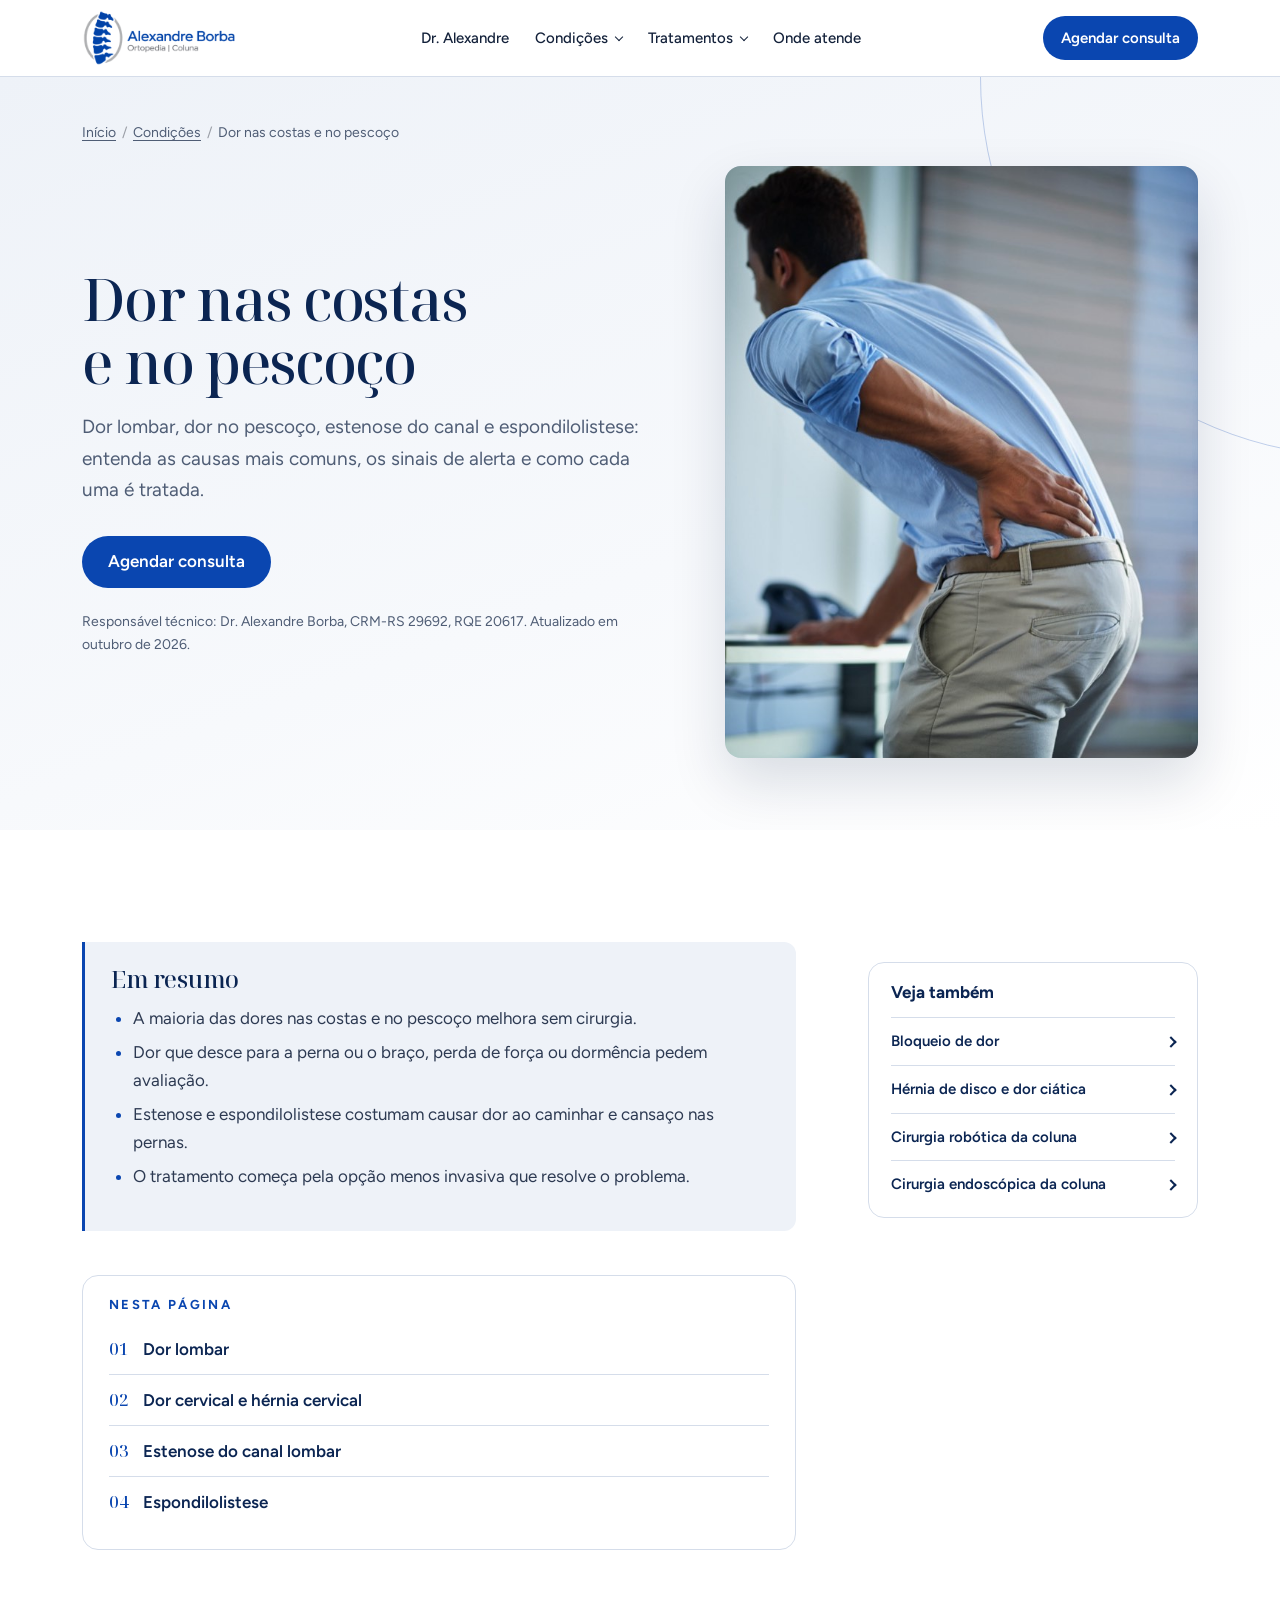
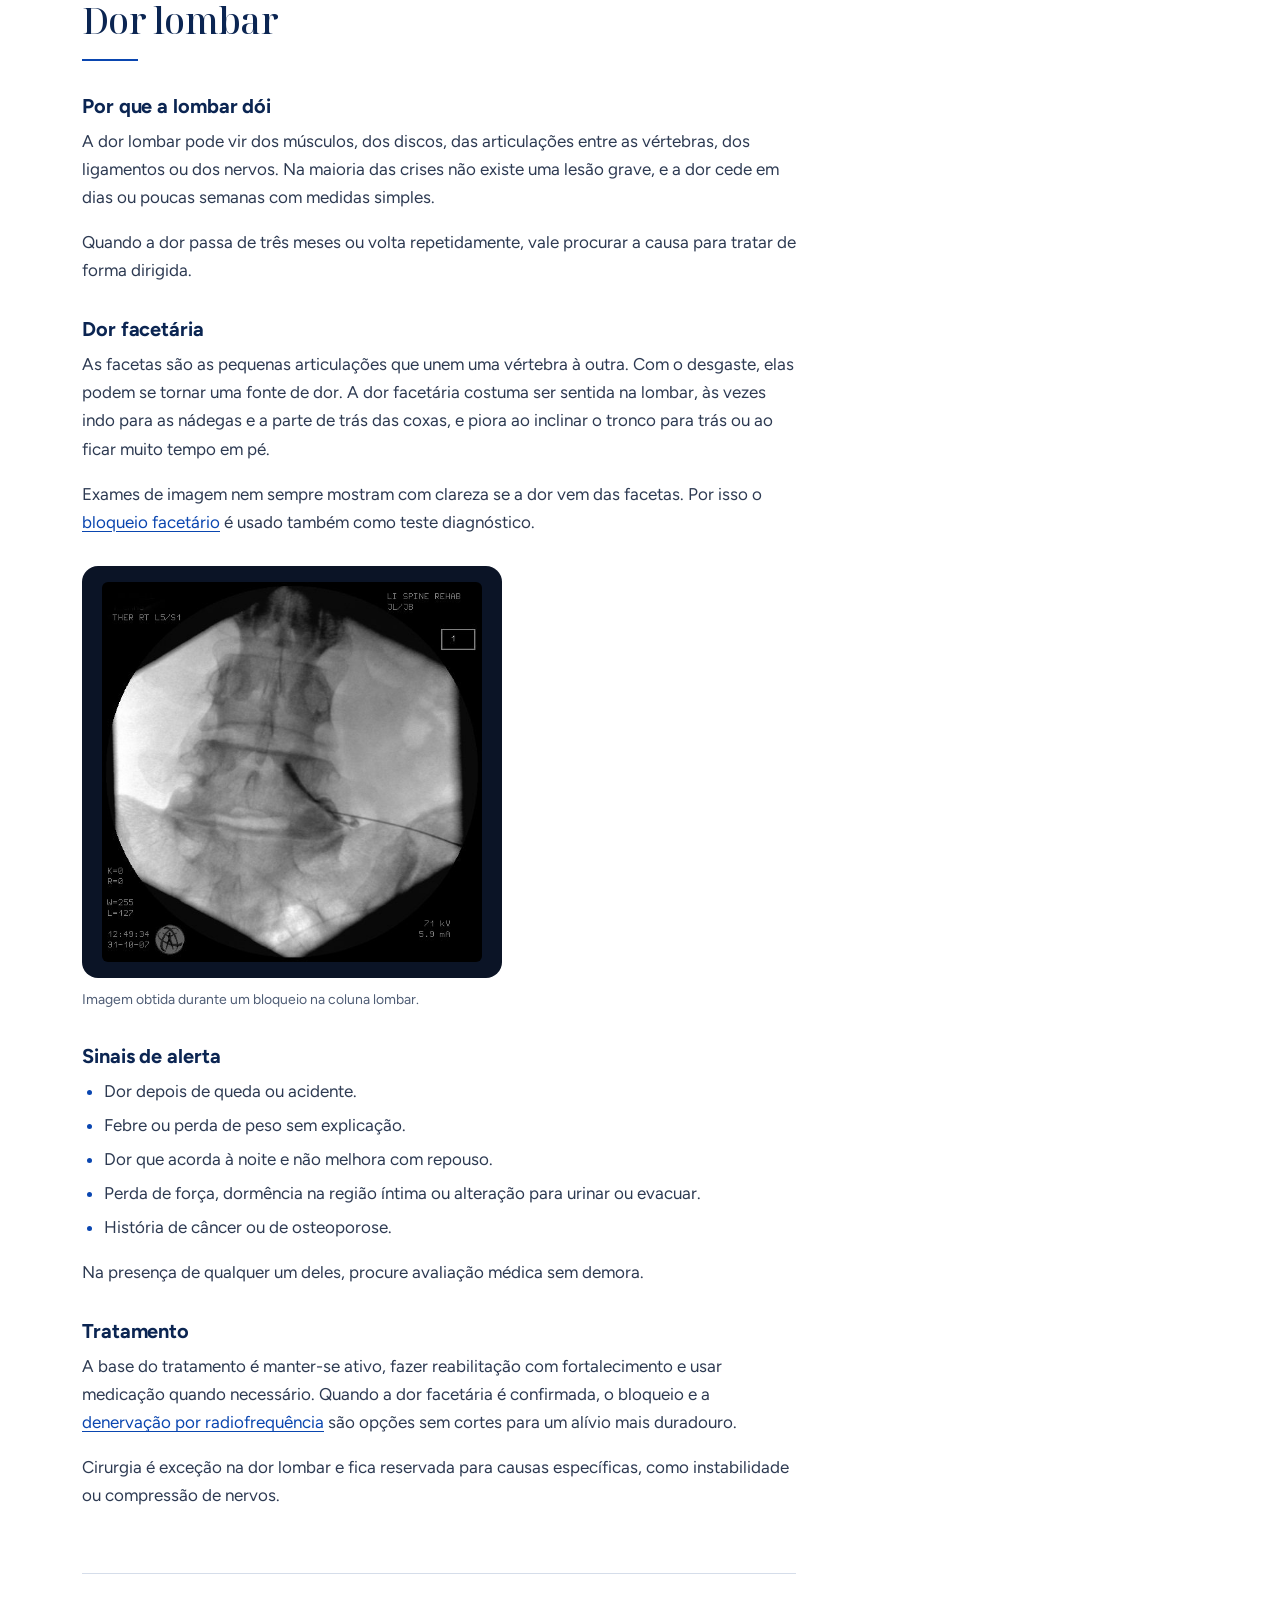
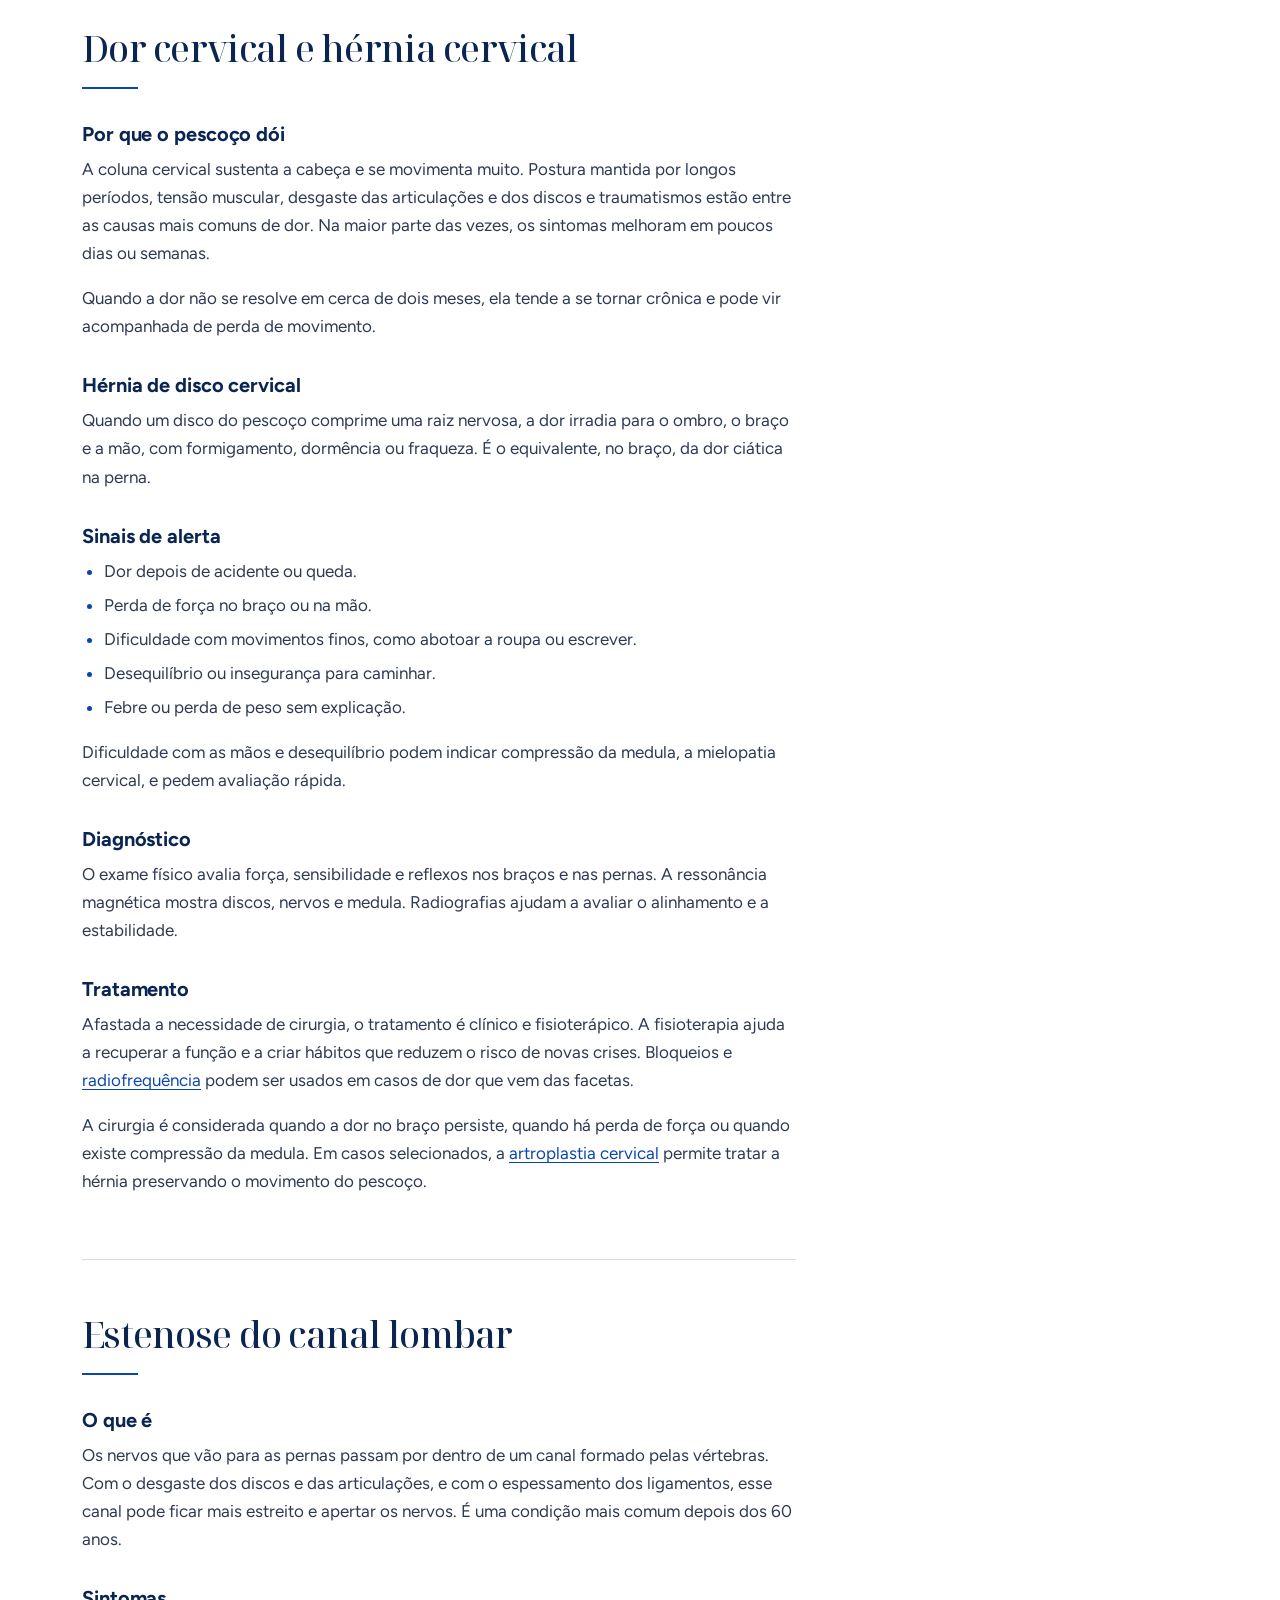
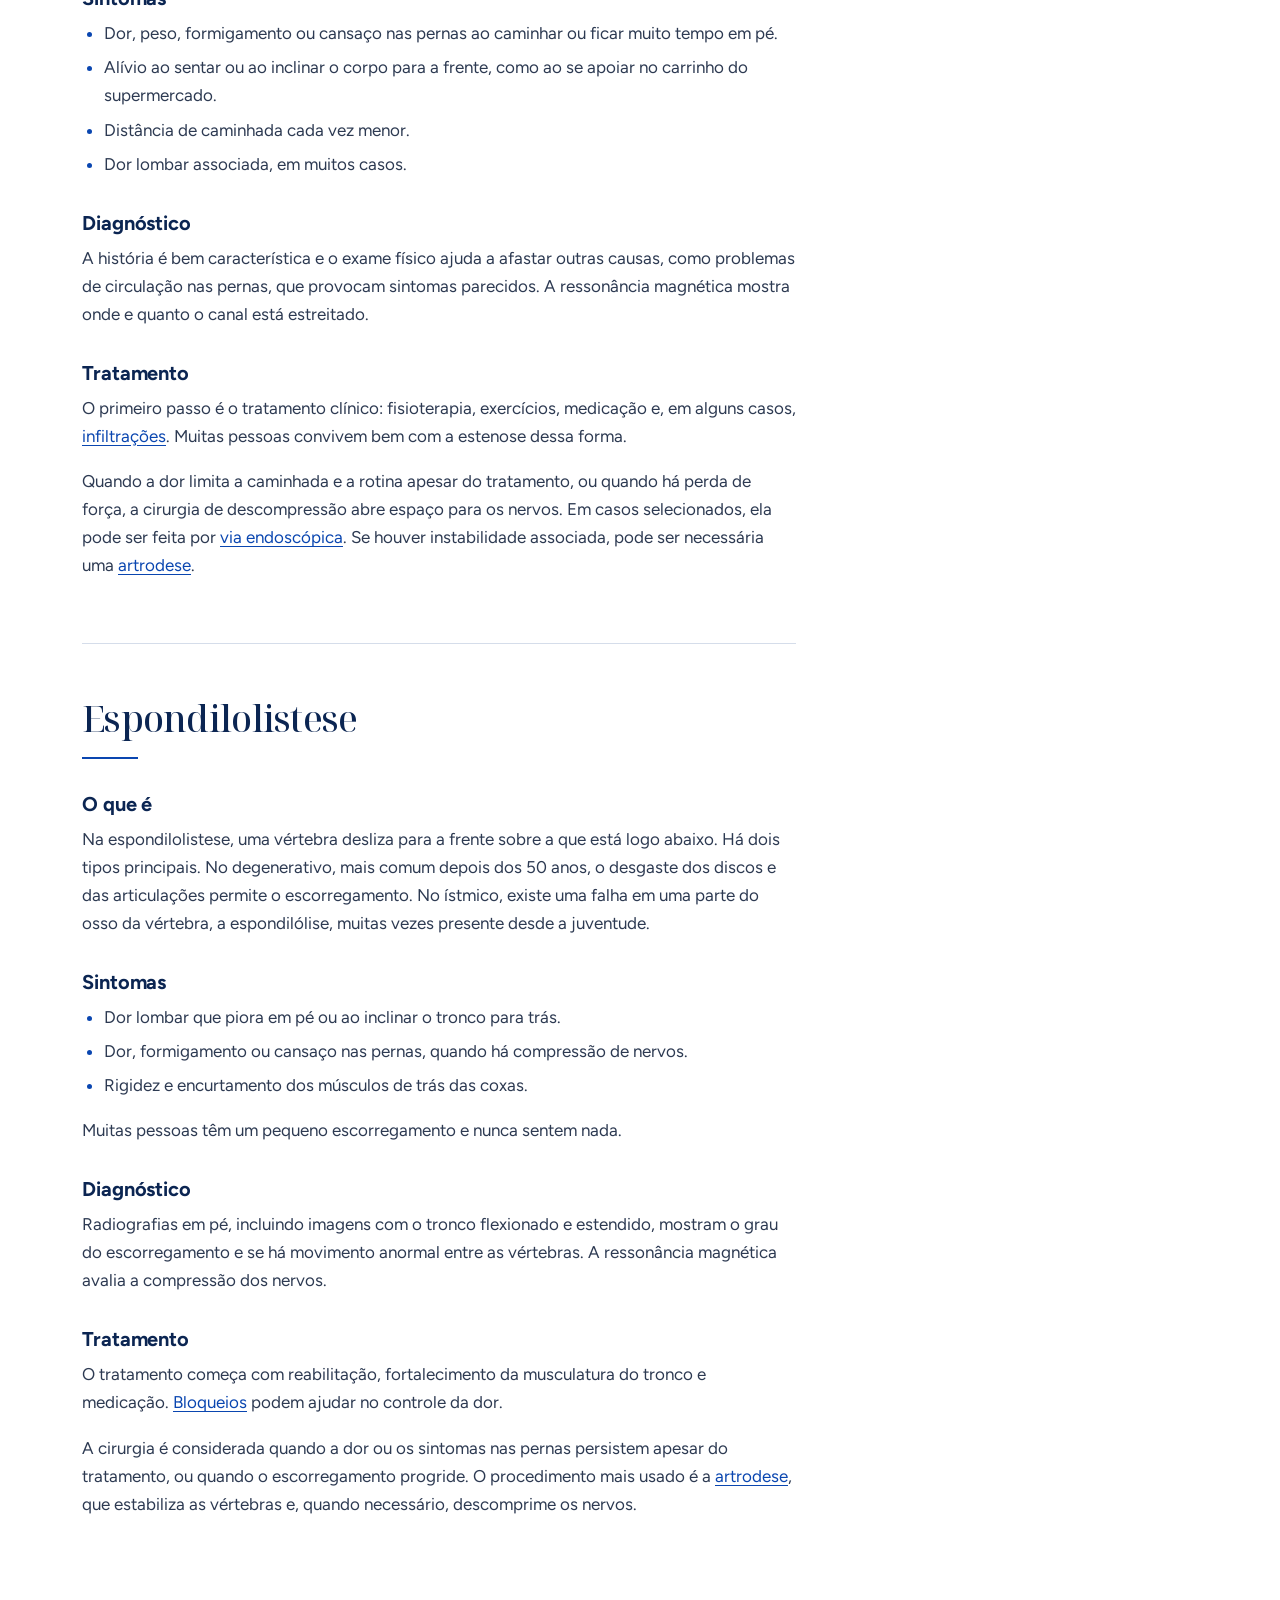
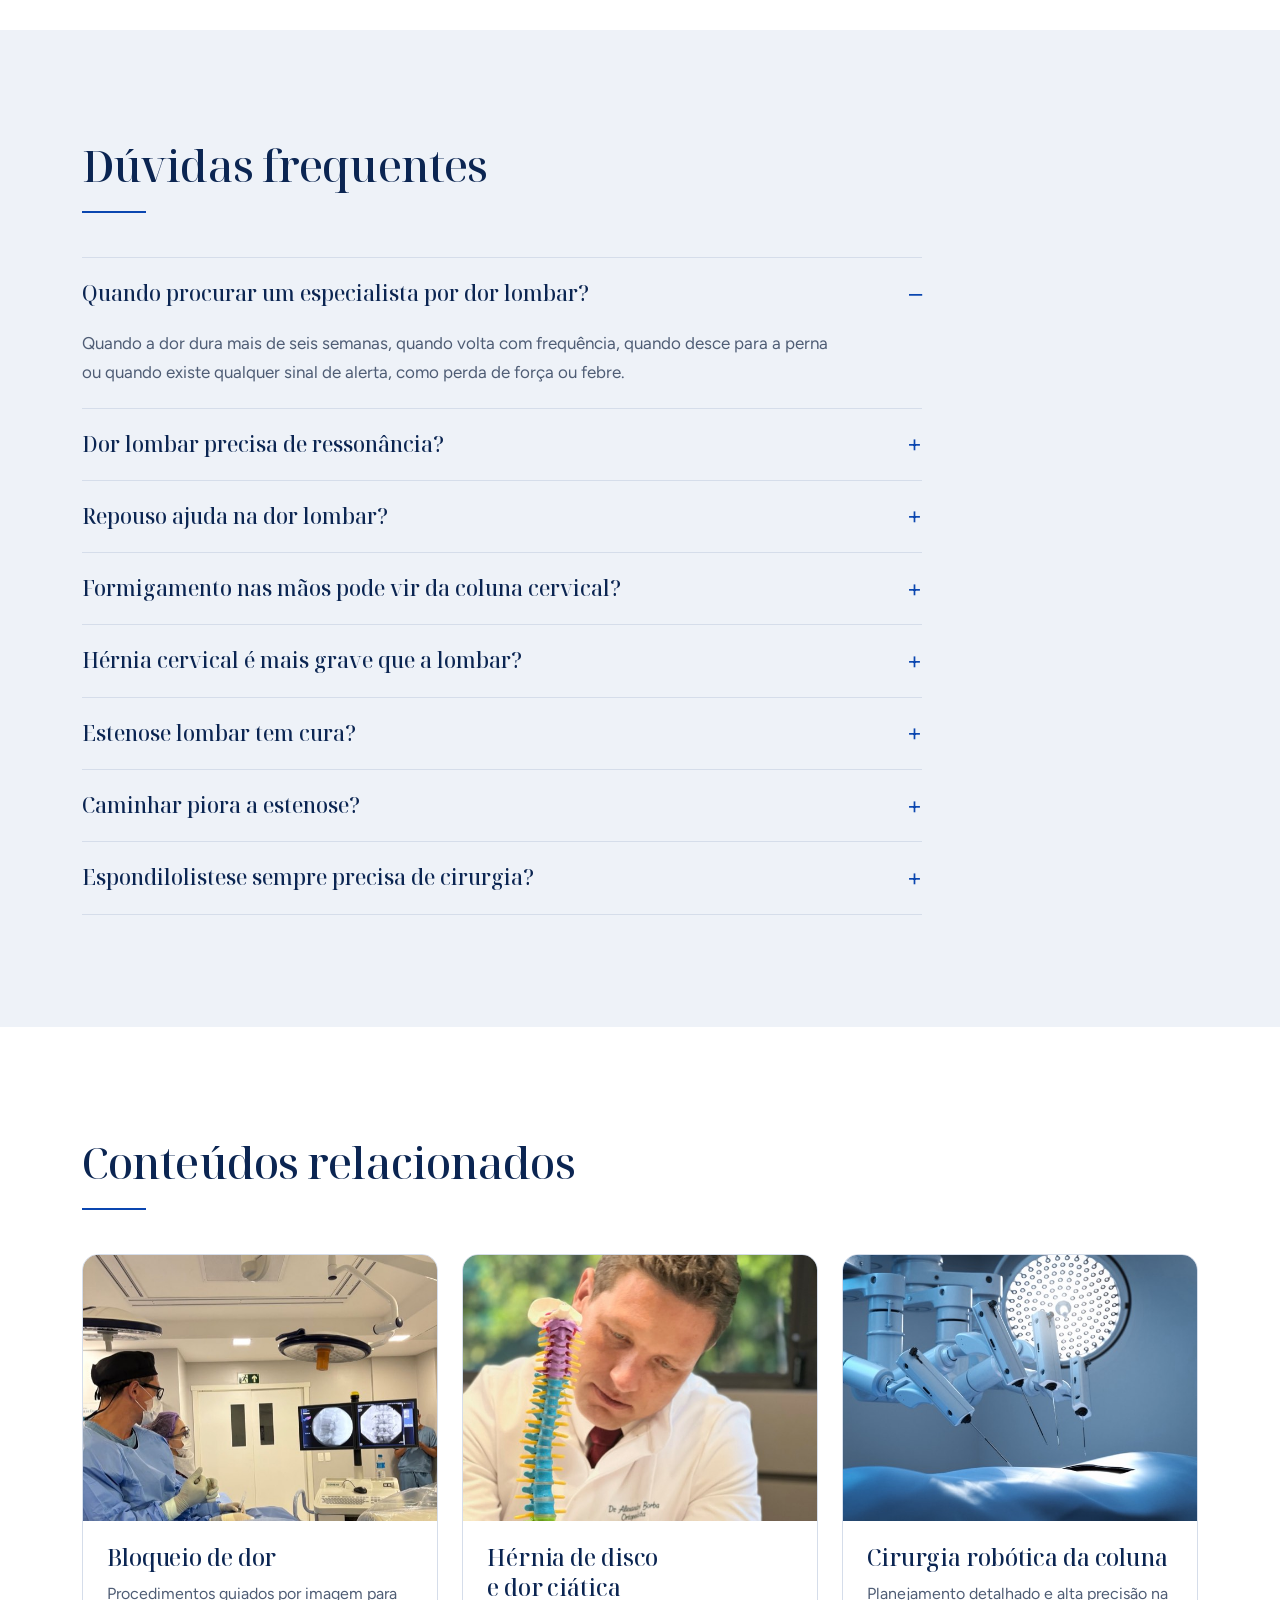
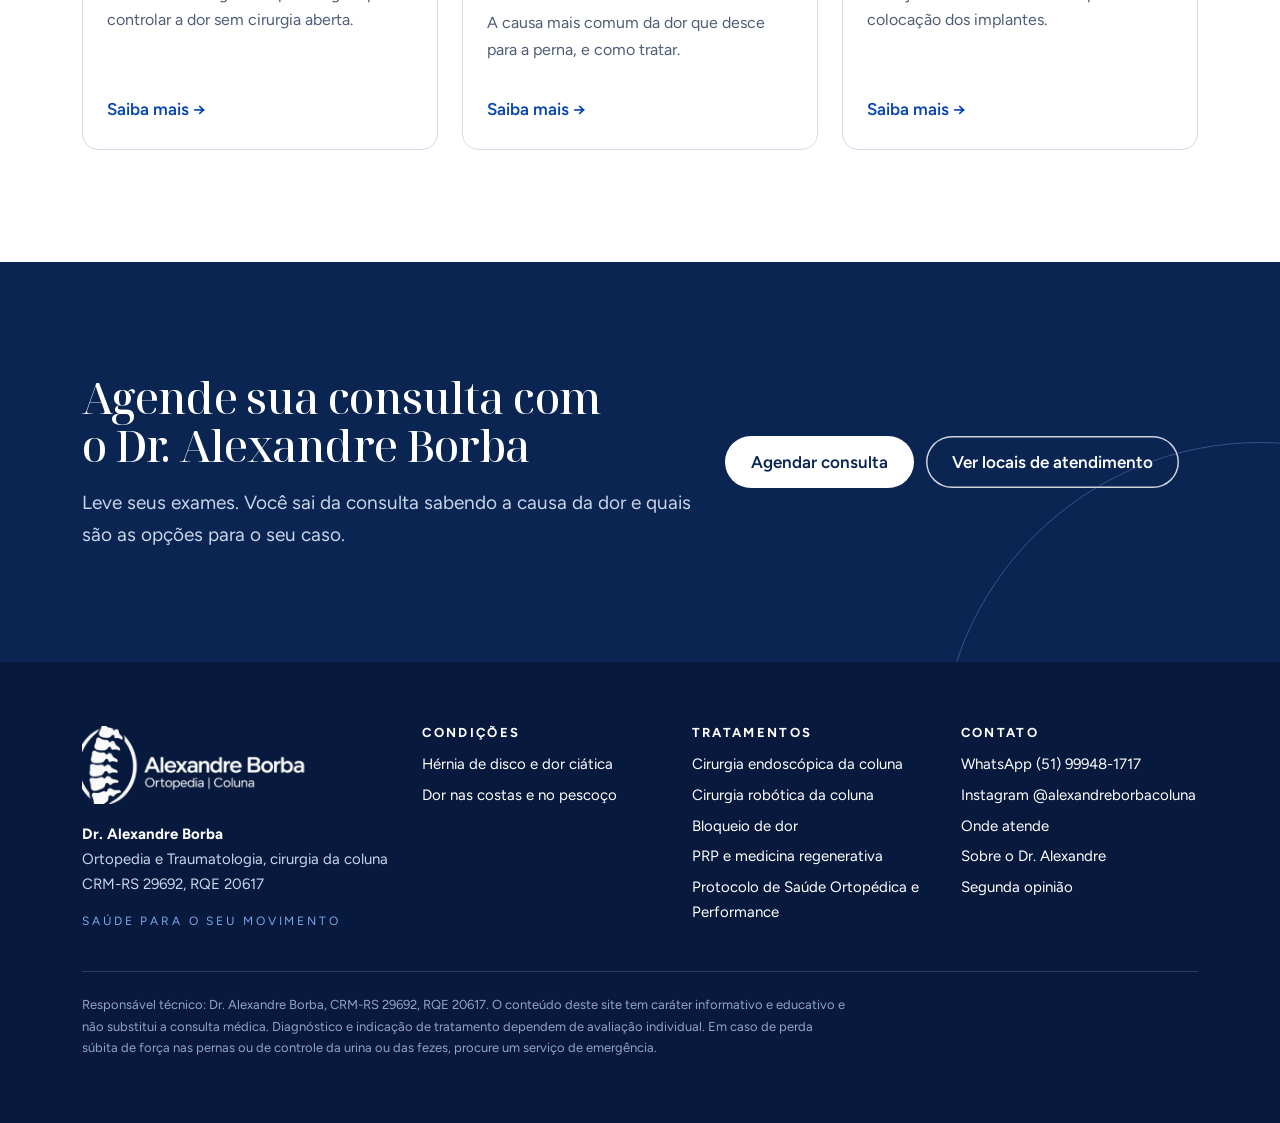
<file: dor-na-coluna.html>
<!DOCTYPE html>
<html lang="pt-BR">
<head>
<meta charset="UTF-8">
<meta name="viewport" content="width=device-width, initial-scale=1">
<title>Dor nas Costas e no Pescoço: Causas e Tratamentos em Porto Alegre | Dr. Alexandre Borba</title>
<meta name="description" content="Dor lombar, dor cervical, estenose do canal lombar e espondilolistese: causas, sinais de alerta e tratamentos. Dr. Alexandre Borba, coluna em Porto Alegre.">
<meta name="author" content="Dr. Alexandre Borba">
<meta name="robots" content="noindex, nofollow">
<meta name="theme-color" content="#0B2552">
<link rel="canonical" href="https://alexandreborba.com.br/dor-na-coluna.html">
<meta property="og:type" content="website">
<meta property="og:locale" content="pt_BR">
<meta property="og:site_name" content="Dr. Alexandre Borba | Coluna">
<meta property="og:title" content="Dor nas Costas e no Pescoço: Causas e Tratamentos em Porto Alegre | Dr. Alexandre Borba">
<meta property="og:description" content="Dor lombar, dor cervical, estenose do canal lombar e espondilolistese: causas, sinais de alerta e tratamentos. Dr. Alexandre Borba, coluna em Porto Alegre.">
<meta property="og:url" content="https://alexandreborba.com.br/dor-na-coluna.html">
<meta property="og:image" content="https://alexandreborba.com.br/assets/img/dor-nas-costas.jpg">
<meta name="twitter:card" content="summary_large_image">
<meta name="geo.region" content="BR-RS">
<meta name="geo.placename" content="Porto Alegre">
<link rel="preconnect" href="https://fonts.googleapis.com">
<link rel="preconnect" href="https://fonts.gstatic.com" crossorigin>
<link href="https://fonts.googleapis.com/css2?family=Noto+Serif+Display:wght@400;500;600;700&family=Figtree:wght@400;500;600;700&display=swap" rel="stylesheet">
<link rel="stylesheet" href="assets/site.css">
<script type="application/ld+json">
{
 "@context": "https://schema.org",
 "@graph": [
  {
   "@type": "MedicalCondition",
   "@id": "https://alexandreborba.com.br/dor-na-coluna.html#dor-cervical",
   "name": "Dor cervical e hérnia cervical",
   "description": "Dor no pescoço é comum e costuma passar em dias ou semanas. Quando irradia para o braço ou vem com fraqueza, precisa de avaliação."
  },
  {
   "@type": "MedicalCondition",
   "@id": "https://alexandreborba.com.br/dor-na-coluna.html#estenose-lombar",
   "name": "Estenose do canal lombar",
   "description": "O estreitamento do canal por onde passam os nervos causa dor e cansaço nas pernas ao caminhar. Há tratamento, e ele nem sempre é cirúrgico."
  },
  {
   "@type": "MedicalCondition",
   "@id": "https://alexandreborba.com.br/dor-na-coluna.html#espondilolistese",
   "name": "Espondilolistese",
   "description": "O escorregamento de uma vértebra sobre a outra pode causar dor lombar e compressão de nervos. Muitos casos são tratados sem cirurgia."
  },
  {
   "@type": "MedicalWebPage",
   "@id": "https://alexandreborba.com.br/dor-na-coluna.html#pagina",
   "url": "https://alexandreborba.com.br/dor-na-coluna.html",
   "name": "Dor nas Costas e no Pescoço: Causas e Tratamentos em Porto Alegre | Dr. Alexandre Borba",
   "description": "Dor lombar, dor cervical, estenose do canal lombar e espondilolistese: causas, sinais de alerta e tratamentos. Dr. Alexandre Borba, coluna em Porto Alegre.",
   "isPartOf": {
    "@id": "https://alexandreborba.com.br/#site"
   },
   "about": {
    "@id": "https://alexandreborba.com.br/dor-na-coluna.html#tema"
   },
   "author": {
    "@id": "https://alexandreborba.com.br/#medico"
   },
   "inLanguage": "pt-BR",
   "dateModified": "2026-10-29",
   "audience": {
    "@type": "Patient"
   }
  },
  {
   "@type": "MedicalCondition",
   "@id": "https://alexandreborba.com.br/dor-na-coluna.html#tema",
   "name": "Dor nas costas e no pescoço",
   "description": "Dor lombar, dor no pescoço, estenose do canal e espondilolistese: entenda as causas mais comuns, os sinais de alerta e como cada uma é tratada.",
   "relatedLink": [
    "https://alexandreborba.com.br/dor-na-coluna.html#dor-cervical",
    "https://alexandreborba.com.br/dor-na-coluna.html#estenose-lombar",
    "https://alexandreborba.com.br/dor-na-coluna.html#espondilolistese"
   ]
  },
  {
   "@type": [
    "Physician",
    "Person"
   ],
   "@id": "https://alexandreborba.com.br/#medico",
   "name": "Dr. Alexandre Borba",
   "url": "https://alexandreborba.com.br/dr-alexandre-borba.html",
   "image": "https://alexandreborba.com.br/assets/img/dr-alexandre-borba-retrato.jpg",
   "logo": "https://alexandreborba.com.br/assets/img/logo-alexandre-borba.png",
   "slogan": "Saúde para o seu movimento",
   "jobTitle": "Ortopedista e Traumatologista, cirurgião de coluna",
   "telephone": "+55-51-99948-1717",
   "identifier": [
    {
     "@type": "PropertyValue",
     "propertyID": "CRM-RS",
     "value": "29692"
    },
    {
     "@type": "PropertyValue",
     "propertyID": "RQE",
     "value": "20617"
    }
   ],
   "address": {
    "@type": "PostalAddress",
    "streetAddress": "Av. Ipiranga, 6690, sala 301, Centro Clínico da PUCRS",
    "addressLocality": "Porto Alegre",
    "addressRegion": "RS",
    "addressCountry": "BR"
   },
   "sameAs": [
    "https://www.instagram.com/alexandreborbacoluna/",
    "http://lattes.cnpq.br/7791435081480795",
    "https://vertebralrs.com.br/dr-alexandre-borba/",
    "https://www.google.com/maps?cid=7950288220098017709"
   ]
  },
  {
   "@type": "BreadcrumbList",
   "itemListElement": [
    {
     "@type": "ListItem",
     "position": 1,
     "name": "Início",
     "item": "https://alexandreborba.com.br/"
    },
    {
     "@type": "ListItem",
     "position": 2,
     "name": "Condições",
     "item": "https://alexandreborba.com.br/index.html#doencas"
    },
    {
     "@type": "ListItem",
     "position": 3,
     "name": "Dor nas costas e no pescoço",
     "item": "https://alexandreborba.com.br/dor-na-coluna.html"
    }
   ]
  },
  {
   "@type": "FAQPage",
   "@id": "https://alexandreborba.com.br/dor-na-coluna.html#faq",
   "mainEntity": [
    {
     "@type": "Question",
     "name": "Quando procurar um especialista por dor lombar?",
     "acceptedAnswer": {
      "@type": "Answer",
      "text": "Quando a dor dura mais de seis semanas, quando volta com frequência, quando desce para a perna ou quando existe qualquer sinal de alerta, como perda de força ou febre."
     }
    },
    {
     "@type": "Question",
     "name": "Dor lombar precisa de ressonância?",
     "acceptedAnswer": {
      "@type": "Answer",
      "text": "Nem sempre. Na maioria das crises recentes sem sinais de alerta, o exame não muda o tratamento. Ele é pedido quando a dor persiste, quando há sintomas neurológicos ou quando se suspeita de uma causa específica."
     }
    },
    {
     "@type": "Question",
     "name": "Repouso ajuda na dor lombar?",
     "acceptedAnswer": {
      "@type": "Answer",
      "text": "Repouso prolongado atrapalha a recuperação. O recomendado é manter as atividades dentro do limite da dor e retomar o movimento aos poucos."
     }
    },
    {
     "@type": "Question",
     "name": "Formigamento nas mãos pode vir da coluna cervical?",
     "acceptedAnswer": {
      "@type": "Answer",
      "text": "Pode. A compressão de uma raiz nervosa no pescoço causa formigamento em parte do braço e da mão. Outras causas, como a síndrome do túnel do carpo, também provocam esse sintoma, e o exame clínico ajuda a diferenciar."
     }
    },
    {
     "@type": "Question",
     "name": "Hérnia cervical é mais grave que a lombar?",
     "acceptedAnswer": {
      "@type": "Answer",
      "text": "Não necessariamente. A maioria também melhora sem cirurgia. A diferença é que no pescoço passa a medula, e por isso sinais como perda de destreza nas mãos e desequilíbrio merecem atenção rápida."
     }
    },
    {
     "@type": "Question",
     "name": "Estenose lombar tem cura?",
     "acceptedAnswer": {
      "@type": "Answer",
      "text": "O estreitamento em si não regride, mas os sintomas podem ser controlados com tratamento clínico. Quando isso não é suficiente, a cirurgia de descompressão alivia a pressão sobre os nervos."
     }
    },
    {
     "@type": "Question",
     "name": "Caminhar piora a estenose?",
     "acceptedAnswer": {
      "@type": "Answer",
      "text": "Caminhar provoca os sintomas, mas não agrava o estreitamento. Manter-se ativo é parte do tratamento, com pausas e adaptações orientadas pelo médico e pelo fisioterapeuta."
     }
    },
    {
     "@type": "Question",
     "name": "Espondilolistese sempre precisa de cirurgia?",
     "acceptedAnswer": {
      "@type": "Answer",
      "text": "Não. A maioria dos casos é controlada com reabilitação e tratamento clínico. A cirurgia fica reservada para quem continua com dor ou com compressão de nervos."
     }
    }
   ]
  }
 ]
}
</script>
<script>window.SITE_DEMO = true;</script>
</head>
<body>

<a class="skip" href="#conteudo">Pular para o conteúdo</a>
<header class="top">
  <div class="wrap">
    <a class="brand" href="index.html"><img src="assets/img/logo-alexandre-borba.png" width="400" height="143" alt="Dr. Alexandre Borba, Ortopedia e Coluna"></a>
    <nav class="nav" aria-label="Principal"><ul><li><a href="dr-alexandre-borba.html">Dr. Alexandre</a></li><li class="has-sub"><a href="index.html#doencas">Condições</a><ul class="sub"><li><a href="hernia-de-disco.html">Hérnia de disco e dor ciática</a></li><li><a href="dor-na-coluna.html" aria-current="page">Dor nas costas e no pescoço</a></li></ul></li><li class="has-sub"><a href="index.html#tratamentos">Tratamentos</a><ul class="sub"><li><a href="cirurgia-endoscopica-da-coluna.html">Cirurgia endoscópica da coluna</a></li><li><a href="cirurgia-robotica-da-coluna.html">Cirurgia robótica da coluna</a></li><li><a href="bloqueios-da-coluna.html">Bloqueio de dor</a></li><li><a href="prp-medicina-regenerativa.html">PRP e medicina regenerativa</a></li><li><a href="protocolo-saude-ortopedica-e-performance.html">Protocolo de Saúde Ortopédica e Performance</a></li></ul></li><li><a href="contato.html">Onde atende</a></li></ul></nav>
    <div class="top-actions">
      <a class="btn btn-primary" href="https://wa.me/5551999481717?text=Ol%C3%A1%2C%20gostaria%20de%20agendar%20uma%20consulta%20com%20o%20Dr.%20Alexandre%20Borba." data-agendar data-origem="topo">Agendar consulta</a>
      <button class="menu-btn" id="menu-btn" type="button" aria-label="Abrir menu" aria-expanded="false" aria-controls="mnav"><span></span></button>
    </div>
  </div>
  <nav class="mnav" id="mnav" aria-label="Menu"><div class="wrap"><a href="dr-alexandre-borba.html">Dr. Alexandre Borba</a><p class="grp"><a href="index.html#doencas">Condições</a></p><ul><li><a href="hernia-de-disco.html">Hérnia de disco e dor ciática</a></li><li><a href="dor-na-coluna.html" aria-current="page">Dor nas costas e no pescoço</a></li></ul><p class="grp"><a href="index.html#tratamentos">Tratamentos</a></p><ul><li><a href="cirurgia-endoscopica-da-coluna.html">Cirurgia endoscópica da coluna</a></li><li><a href="cirurgia-robotica-da-coluna.html">Cirurgia robótica da coluna</a></li><li><a href="bloqueios-da-coluna.html">Bloqueio de dor</a></li><li><a href="prp-medicina-regenerativa.html">PRP e medicina regenerativa</a></li><li><a href="protocolo-saude-ortopedica-e-performance.html">Protocolo de Saúde Ortopédica e Performance</a></li></ul><a href="contato.html">Onde atende</a></div></nav>
</header>
<main id="conteudo">

<section class="phero">
  <div class="wrap">
    <nav class="crumbs" aria-label="Você está em"><ol><li><a href="index.html">Início</a></li><li><a href="index.html#doencas">Condições</a></li><li aria-current="page">Dor nas costas e no pescoço</li></ol></nav>
    <div class="phero-grid">
      <div>
        <h1>Dor nas costas e no pescoço</h1>
        <p class="lede">Dor lombar, dor no pescoço, estenose do canal e espondilolistese: entenda as causas mais comuns, os sinais de alerta e como cada uma é tratada.</p>
        <div class="actions"><a class="btn btn-primary" href="https://wa.me/5551999481717?text=Ol%C3%A1%2C%20gostaria%20de%20agendar%20uma%20consulta%20com%20o%20Dr.%20Alexandre%20Borba." data-agendar data-origem="dor-na-coluna-topo" data-motivo="Dor na lombar">Agendar consulta</a></div>
        <p class="byline">Responsável técnico: Dr. Alexandre Borba, CRM-RS 29692, RQE 20617. Atualizado em outubro de 2026.</p>
      </div>
      <figure><div class="photo r45 "><img src="assets/img/dor-nas-costas.jpg" srcset="assets/img/dor-nas-costas-640.jpg 640w, assets/img/dor-nas-costas-960.jpg 960w, assets/img/dor-nas-costas.jpg 1001w" sizes="(min-width: 1000px) 33vw, (min-width: 640px) 50vw, 66vw" width="1001" height="1500" alt="Homem com dor na lombar, com a mão nas costas, ao lado da mesa de trabalho" fetchpriority="high"></div></figure>
    </div>
  </div>
</section>

<section class="band">
  <div class="wrap layout">
    <article class="prose">
      <div class="summary"><h2>Em resumo</h2><ul><li>A maioria das dores nas costas e no pescoço melhora sem cirurgia.</li><li>Dor que desce para a perna ou o braço, perda de força ou dormência pedem avaliação.</li><li>Estenose e espondilolistese costumam causar dor ao caminhar e cansaço nas pernas.</li><li>O tratamento começa pela opção menos invasiva que resolve o problema.</li></ul></div>
      <nav class="toc" aria-label="Nesta página"><h2>Nesta página</h2><ol><li><a href="#dor-lombar">Dor lombar</a></li><li><a href="#dor-cervical">Dor cervical e hérnia cervical</a></li><li><a href="#estenose-lombar">Estenose do canal lombar</a></li><li><a href="#espondilolistese">Espondilolistese</a></li></ol></nav>
<section class="part" id="dor-lombar"><h2>Dor lombar</h2>
<h3>Por que a lombar dói</h3>
<p>A dor lombar pode vir dos músculos, dos discos, das articulações entre as vértebras, dos ligamentos ou dos nervos. Na maioria das crises não existe uma lesão grave, e a dor cede em dias ou poucas semanas com medidas simples.</p>
<p>Quando a dor passa de três meses ou volta repetidamente, vale procurar a causa para tratar de forma dirigida.</p>
<h3>Dor facetária</h3>
<p>As facetas são as pequenas articulações que unem uma vértebra à outra. Com o desgaste, elas podem se tornar uma fonte de dor. A dor facetária costuma ser sentida na lombar, às vezes indo para as nádegas e a parte de trás das coxas, e piora ao inclinar o tronco para trás ou ao ficar muito tempo em pé.</p>
<p>Exames de imagem nem sempre mostram com clareza se a dor vem das facetas. Por isso o <a href="bloqueios-da-coluna.html">bloqueio facetário</a> é usado também como teste diagnóstico.</p>
<figure class="fig-side"><div class="xray"><img src="assets/img/fluoroscopia-bloqueio.jpg" width="576" height="576" alt="Imagem de fluoroscopia da coluna lombar durante bloqueio" loading="lazy"></div><figcaption>Imagem obtida durante um bloqueio na coluna lombar.</figcaption></figure>
<h3>Sinais de alerta</h3>
<ul><li>Dor depois de queda ou acidente.</li><li>Febre ou perda de peso sem explicação.</li><li>Dor que acorda à noite e não melhora com repouso.</li><li>Perda de força, dormência na região íntima ou alteração para urinar ou evacuar.</li><li>História de câncer ou de osteoporose.</li></ul>
<p>Na presença de qualquer um deles, procure avaliação médica sem demora.</p>
<h3>Tratamento</h3>
<p>A base do tratamento é manter-se ativo, fazer reabilitação com fortalecimento e usar medicação quando necessário. Quando a dor facetária é confirmada, o bloqueio e a <a href="bloqueios-da-coluna.html#denervacao-por-radiofrequencia">denervação por radiofrequência</a> são opções sem cortes para um alívio mais duradouro.</p>
<p>Cirurgia é exceção na dor lombar e fica reservada para causas específicas, como instabilidade ou compressão de nervos.</p></section>
<section class="part" id="dor-cervical"><h2>Dor cervical e hérnia cervical</h2>
<h3>Por que o pescoço dói</h3>
<p>A coluna cervical sustenta a cabeça e se movimenta muito. Postura mantida por longos períodos, tensão muscular, desgaste das articulações e dos discos e traumatismos estão entre as causas mais comuns de dor. Na maior parte das vezes, os sintomas melhoram em poucos dias ou semanas.</p>
<p>Quando a dor não se resolve em cerca de dois meses, ela tende a se tornar crônica e pode vir acompanhada de perda de movimento.</p>
<h3>Hérnia de disco cervical</h3>
<p>Quando um disco do pescoço comprime uma raiz nervosa, a dor irradia para o ombro, o braço e a mão, com formigamento, dormência ou fraqueza. É o equivalente, no braço, da dor ciática na perna.</p>
<h3>Sinais de alerta</h3>
<ul><li>Dor depois de acidente ou queda.</li><li>Perda de força no braço ou na mão.</li><li>Dificuldade com movimentos finos, como abotoar a roupa ou escrever.</li><li>Desequilíbrio ou insegurança para caminhar.</li><li>Febre ou perda de peso sem explicação.</li></ul>
<p>Dificuldade com as mãos e desequilíbrio podem indicar compressão da medula, a mielopatia cervical, e pedem avaliação rápida.</p>
<h3>Diagnóstico</h3>
<p>O exame físico avalia força, sensibilidade e reflexos nos braços e nas pernas. A ressonância magnética mostra discos, nervos e medula. Radiografias ajudam a avaliar o alinhamento e a estabilidade.</p>
<h3>Tratamento</h3>
<p>Afastada a necessidade de cirurgia, o tratamento é clínico e fisioterápico. A fisioterapia ajuda a recuperar a função e a criar hábitos que reduzem o risco de novas crises. Bloqueios e <a href="bloqueios-da-coluna.html#denervacao-por-radiofrequencia">radiofrequência</a> podem ser usados em casos de dor que vem das facetas.</p>
<p>A cirurgia é considerada quando a dor no braço persiste, quando há perda de força ou quando existe compressão da medula. Em casos selecionados, a <a href="cirurgia-robotica-da-coluna.html#artroplastia-cervical">artroplastia cervical</a> permite tratar a hérnia preservando o movimento do pescoço.</p></section>
<section class="part" id="estenose-lombar"><h2>Estenose do canal lombar</h2>
<h3>O que é</h3>
<p>Os nervos que vão para as pernas passam por dentro de um canal formado pelas vértebras. Com o desgaste dos discos e das articulações, e com o espessamento dos ligamentos, esse canal pode ficar mais estreito e apertar os nervos. É uma condição mais comum depois dos 60 anos.</p>
<h3>Sintomas</h3>
<ul><li>Dor, peso, formigamento ou cansaço nas pernas ao caminhar ou ficar muito tempo em pé.</li><li>Alívio ao sentar ou ao inclinar o corpo para a frente, como ao se apoiar no carrinho do supermercado.</li><li>Distância de caminhada cada vez menor.</li><li>Dor lombar associada, em muitos casos.</li></ul>
<h3>Diagnóstico</h3>
<p>A história é bem característica e o exame físico ajuda a afastar outras causas, como problemas de circulação nas pernas, que provocam sintomas parecidos. A ressonância magnética mostra onde e quanto o canal está estreitado.</p>
<h3>Tratamento</h3>
<p>O primeiro passo é o tratamento clínico: fisioterapia, exercícios, medicação e, em alguns casos, <a href="bloqueios-da-coluna.html">infiltrações</a>. Muitas pessoas convivem bem com a estenose dessa forma.</p>
<p>Quando a dor limita a caminhada e a rotina apesar do tratamento, ou quando há perda de força, a cirurgia de descompressão abre espaço para os nervos. Em casos selecionados, ela pode ser feita por <a href="cirurgia-endoscopica-da-coluna.html">via endoscópica</a>. Se houver instabilidade associada, pode ser necessária uma <a href="cirurgia-robotica-da-coluna.html#artrodese-minimamente-invasiva">artrodese</a>.</p></section>
<section class="part" id="espondilolistese"><h2>Espondilolistese</h2>
<h3>O que é</h3>
<p>Na espondilolistese, uma vértebra desliza para a frente sobre a que está logo abaixo. Há dois tipos principais. No degenerativo, mais comum depois dos 50 anos, o desgaste dos discos e das articulações permite o escorregamento. No ístmico, existe uma falha em uma parte do osso da vértebra, a espondilólise, muitas vezes presente desde a juventude.</p>
<h3>Sintomas</h3>
<ul><li>Dor lombar que piora em pé ou ao inclinar o tronco para trás.</li><li>Dor, formigamento ou cansaço nas pernas, quando há compressão de nervos.</li><li>Rigidez e encurtamento dos músculos de trás das coxas.</li></ul>
<p>Muitas pessoas têm um pequeno escorregamento e nunca sentem nada.</p>
<h3>Diagnóstico</h3>
<p>Radiografias em pé, incluindo imagens com o tronco flexionado e estendido, mostram o grau do escorregamento e se há movimento anormal entre as vértebras. A ressonância magnética avalia a compressão dos nervos.</p>
<h3>Tratamento</h3>
<p>O tratamento começa com reabilitação, fortalecimento da musculatura do tronco e medicação. <a href="bloqueios-da-coluna.html">Bloqueios</a> podem ajudar no controle da dor.</p>
<p>A cirurgia é considerada quando a dor ou os sintomas nas pernas persistem apesar do tratamento, ou quando o escorregamento progride. O procedimento mais usado é a <a href="cirurgia-robotica-da-coluna.html#artrodese-minimamente-invasiva">artrodese</a>, que estabiliza as vértebras e, quando necessário, descomprime os nervos.</p></section>
    </article>
    <aside>
      <div>
        <div class="aside-links"><h2>Veja também</h2><ul class="linklist"><li><a href="bloqueios-da-coluna.html">Bloqueio de dor</a></li><li><a href="hernia-de-disco.html">Hérnia de disco e dor ciática</a></li><li><a href="cirurgia-robotica-da-coluna.html">Cirurgia robótica da coluna</a></li><li><a href="cirurgia-endoscopica-da-coluna.html">Cirurgia endoscópica da coluna</a></li></ul></div>
      </div>
    </aside>
  </div>
</section>

<section class="band band-mist" aria-labelledby="faq-titulo">
  <div class="wrap">
    <div class="head"><h2 id="faq-titulo">Dúvidas frequentes</h2></div>
    <div class="faq"><details open><summary>Quando procurar um especialista por dor lombar?</summary><p>Quando a dor dura mais de seis semanas, quando volta com frequência, quando desce para a perna ou quando existe qualquer sinal de alerta, como perda de força ou febre.</p></details><details><summary>Dor lombar precisa de ressonância?</summary><p>Nem sempre. Na maioria das crises recentes sem sinais de alerta, o exame não muda o tratamento. Ele é pedido quando a dor persiste, quando há sintomas neurológicos ou quando se suspeita de uma causa específica.</p></details><details><summary>Repouso ajuda na dor lombar?</summary><p>Repouso prolongado atrapalha a recuperação. O recomendado é manter as atividades dentro do limite da dor e retomar o movimento aos poucos.</p></details><details><summary>Formigamento nas mãos pode vir da coluna cervical?</summary><p>Pode. A compressão de uma raiz nervosa no pescoço causa formigamento em parte do braço e da mão. Outras causas, como a síndrome do túnel do carpo, também provocam esse sintoma, e o exame clínico ajuda a diferenciar.</p></details><details><summary>Hérnia cervical é mais grave que a lombar?</summary><p>Não necessariamente. A maioria também melhora sem cirurgia. A diferença é que no pescoço passa a medula, e por isso sinais como perda de destreza nas mãos e desequilíbrio merecem atenção rápida.</p></details><details><summary>Estenose lombar tem cura?</summary><p>O estreitamento em si não regride, mas os sintomas podem ser controlados com tratamento clínico. Quando isso não é suficiente, a cirurgia de descompressão alivia a pressão sobre os nervos.</p></details><details><summary>Caminhar piora a estenose?</summary><p>Caminhar provoca os sintomas, mas não agrava o estreitamento. Manter-se ativo é parte do tratamento, com pausas e adaptações orientadas pelo médico e pelo fisioterapeuta.</p></details><details><summary>Espondilolistese sempre precisa de cirurgia?</summary><p>Não. A maioria dos casos é controlada com reabilitação e tratamento clínico. A cirurgia fica reservada para quem continua com dor ou com compressão de nervos.</p></details></div>
  </div>
</section>

<section class="band" aria-labelledby="rel-titulo">
  <div class="wrap">
    <div class="head"><h2 id="rel-titulo">Conteúdos relacionados</h2></div>
    <ul class="cards cards-3"><li><a class="card" href="bloqueios-da-coluna.html"><div class="photo r43 "><img src="assets/img/bloqueio-coluna-fluoroscopia.jpg" srcset="assets/img/bloqueio-coluna-fluoroscopia-640.jpg 640w, assets/img/bloqueio-coluna-fluoroscopia-960.jpg 960w, assets/img/bloqueio-coluna-fluoroscopia.jpg 1200w" sizes="(min-width: 1000px) 33vw, (min-width: 640px) 50vw, 66vw" width="1200" height="1600" alt="Bloqueio na coluna lombar guiado por fluoroscopia, com as imagens no monitor" loading="lazy"></div><div class="card-body"><h3>Bloqueio de dor</h3><p>Procedimentos guiados por imagem para controlar a dor sem cirurgia aberta.</p><span>Saiba mais</span></div></a></li><li><a class="card" href="hernia-de-disco.html"><div class="photo r43 "><img src="assets/img/dr-alexandre-borba-modelo-coluna.jpg" srcset="assets/img/dr-alexandre-borba-modelo-coluna-640.jpg 640w, assets/img/dr-alexandre-borba-modelo-coluna-960.jpg 960w, assets/img/dr-alexandre-borba-modelo-coluna.jpg 1124w" sizes="(min-width: 1000px) 33vw, (min-width: 640px) 50vw, 66vw" width="1124" height="1500" alt="Dr. Alexandre Borba mostrando no modelo da coluna onde ocorre a hérnia de disco" loading="lazy"></div><div class="card-body"><h3>Hérnia de disco e dor ciática</h3><p>A causa mais comum da dor que desce para a perna, e como tratar.</p><span>Saiba mais</span></div></a></li><li><a class="card" href="cirurgia-robotica-da-coluna.html"><div class="photo r43 "><img src="assets/img/cirurgia-robotica-ilustracao.jpg" srcset="assets/img/cirurgia-robotica-ilustracao-640.jpg 640w, assets/img/cirurgia-robotica-ilustracao-960.jpg 960w, assets/img/cirurgia-robotica-ilustracao.jpg 1600w" sizes="(min-width: 1000px) 33vw, (min-width: 640px) 50vw, 66vw" width="1600" height="1200" alt="Ilustração de braços robóticos posicionados sobre o paciente em centro cirúrgico" loading="lazy"></div><div class="card-body"><h3>Cirurgia robótica da coluna</h3><p>Planejamento detalhado e alta precisão na colocação dos implantes.</p><span>Saiba mais</span></div></a></li></ul>
  </div>
</section>

<section class="band band-petrol band-cta">
  <div class="wrap cta-band">
    <div><h2>Agende sua consulta com o Dr. Alexandre Borba</h2><p class="lede">Leve seus exames. Você sai da consulta sabendo a causa da dor e quais são as opções para o seu caso.</p></div>
    <div class="actions"><a class="btn btn-primary" href="https://wa.me/5551999481717?text=Ol%C3%A1%2C%20gostaria%20de%20agendar%20uma%20consulta%20com%20o%20Dr.%20Alexandre%20Borba." data-agendar data-origem="dor-na-coluna-final" data-motivo="Dor na lombar">Agendar consulta</a><a class="btn btn-ghost" href="contato.html">Ver locais de atendimento</a></div>
  </div>
</section>

</main>
<footer>
  <div class="wrap">
    <div class="foot-grid">
      <div>
        <img src="assets/img/logo-alexandre-borba-branco.png" width="520" height="170" alt="Alexandre Borba, Ortopedia e Coluna" loading="lazy" class="foot-logo">
        <p><strong style="color:#fff">Dr. Alexandre Borba</strong><br>Ortopedia e Traumatologia, cirurgia da coluna<br>CRM-RS 29692, RQE 20617</p>
        <p class="foot-motto">Saúde para o seu movimento</p>
      </div>
      <div><h2>Condições</h2><ul><li><a href="hernia-de-disco.html">Hérnia de disco e dor ciática</a></li><li><a href="dor-na-coluna.html">Dor nas costas e no pescoço</a></li></ul></div>
      <div><h2>Tratamentos</h2><ul><li><a href="cirurgia-endoscopica-da-coluna.html">Cirurgia endoscópica da coluna</a></li><li><a href="cirurgia-robotica-da-coluna.html">Cirurgia robótica da coluna</a></li><li><a href="bloqueios-da-coluna.html">Bloqueio de dor</a></li><li><a href="prp-medicina-regenerativa.html">PRP e medicina regenerativa</a></li><li><a href="protocolo-saude-ortopedica-e-performance.html">Protocolo de Saúde Ortopédica e Performance</a></li></ul></div>
      <div>
        <h2>Contato</h2>
        <ul>
          <li><a href="https://wa.me/5551999481717?text=Ol%C3%A1%2C%20gostaria%20de%20agendar%20uma%20consulta%20com%20o%20Dr.%20Alexandre%20Borba." data-agendar data-origem="rodape">WhatsApp (51) 99948-1717</a></li>
          <li><a href="https://www.instagram.com/alexandreborbacoluna/" target="_blank" rel="noopener">Instagram @alexandreborbacoluna</a></li>
          <li><a href="contato.html">Onde atende</a></li>
          <li><a href="dr-alexandre-borba.html">Sobre o Dr. Alexandre</a></li>
          <li><a href="index.html#segunda-opiniao">Segunda opinião</a></li>
        </ul>
      </div>
    </div>
    <div class="foot-legal">
      <p>Responsável técnico: Dr. Alexandre Borba, CRM-RS 29692, RQE 20617. O conteúdo deste site tem caráter informativo e educativo e não substitui a consulta médica. Diagnóstico e indicação de tratamento dependem de avaliação individual. Em caso de perda súbita de força nas pernas ou de controle da urina ou das fezes, procure um serviço de emergência.</p>
    </div>
  </div>
</footer>

<dialog class="modal" id="agendar" aria-labelledby="agendar-titulo">
  <div class="modal-in">
    <button class="modal-x" type="button" data-fechar aria-label="Fechar">&times;</button>
    <h2 id="agendar-titulo">Agende sua consulta</h2>
    <p class="lede">Preencha os dados e continue a conversa no WhatsApp com a equipe do Dr. Alexandre Borba.</p>
    <form id="form-agendar" novalidate>
      <div class="field">
        <label for="nome">Seu nome</label>
        <input type="text" id="nome" name="nome" autocomplete="name" required aria-describedby="nome-erro">
        <span class="err" id="nome-erro">Informe seu nome.</span>
      </div>
      <div class="field">
        <label for="telefone">WhatsApp com DDD</label>
        <input type="tel" id="telefone" name="telefone" autocomplete="tel" inputmode="numeric" placeholder="(51) 99999-9999" required aria-describedby="telefone-erro">
        <span class="err" id="telefone-erro">Informe um telefone com DDD, por exemplo (51) 99999-9999.</span>
      </div>
      <div class="field">
        <label for="motivo">Qual é o principal motivo da consulta?</label>
        <select id="motivo" name="motivo" required aria-describedby="motivo-erro"><option value="">Selecione</option><option>Hérnia de disco</option><option>Dor ciática (dor que desce para a perna)</option><option>Dor na lombar</option><option>Dor no pescoço ou no braço</option><option>Estenose de canal</option><option>Já tenho indicação de cirurgia e quero uma segunda opinião</option><option>PRP ou medicina regenerativa</option><option>Protocolo de Saúde Ortopédica e Performance</option><option>Outro motivo</option></select>
        <span class="err" id="motivo-erro">Selecione o motivo da consulta.</span>
      </div>
      <fieldset class="field">
        <legend>Já fez ressonância magnética da coluna?</legend>
        <div class="radios">
          <label><input type="radio" name="exame" value="Sim" checked> Sim</label>
          <label><input type="radio" name="exame" value="Não"> Não</label>
        </div>
      </fieldset>
      <div class="field">
        <label for="local">Local de preferência</label>
        <select id="local" name="local"><option>Sem preferência</option><option>Orthoclinic, Centro Clínico da PUCRS</option><option>Clínica de Traumatologia e Ortopedia Moinhos de Vento</option><option>Urgetrauma</option></select>
      </div>
      <button class="btn btn-primary" type="submit">Enviar e continuar no WhatsApp</button>
      <p class="form-done" id="form-ok" role="status">Pronto. Se o WhatsApp não abriu, <a id="form-link" href="#">toque aqui para abrir a conversa</a>.</p>
      <p class="form-note">Seus dados são usados apenas para o agendamento da consulta.</p>
    </form>
  </div>
</dialog>
<script src="assets/site.js" defer></script>
</body>
</html>
</file>
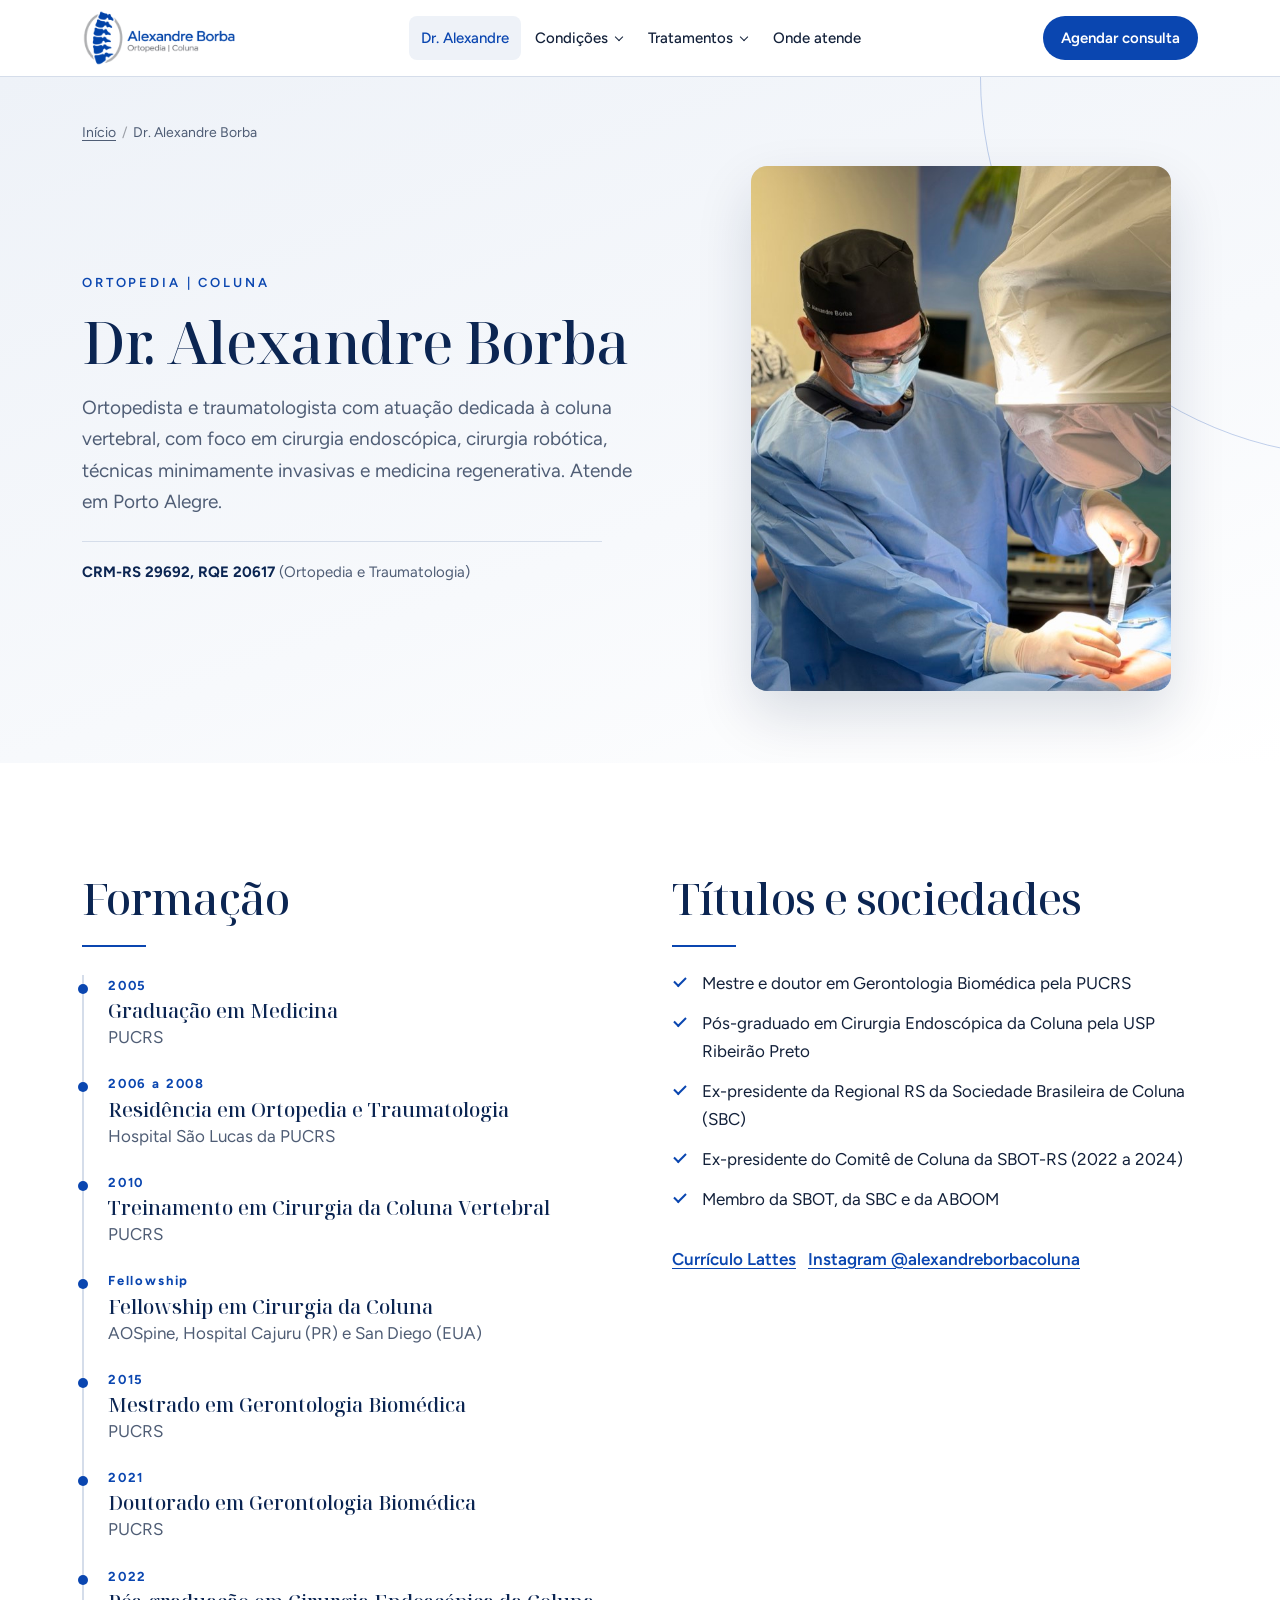
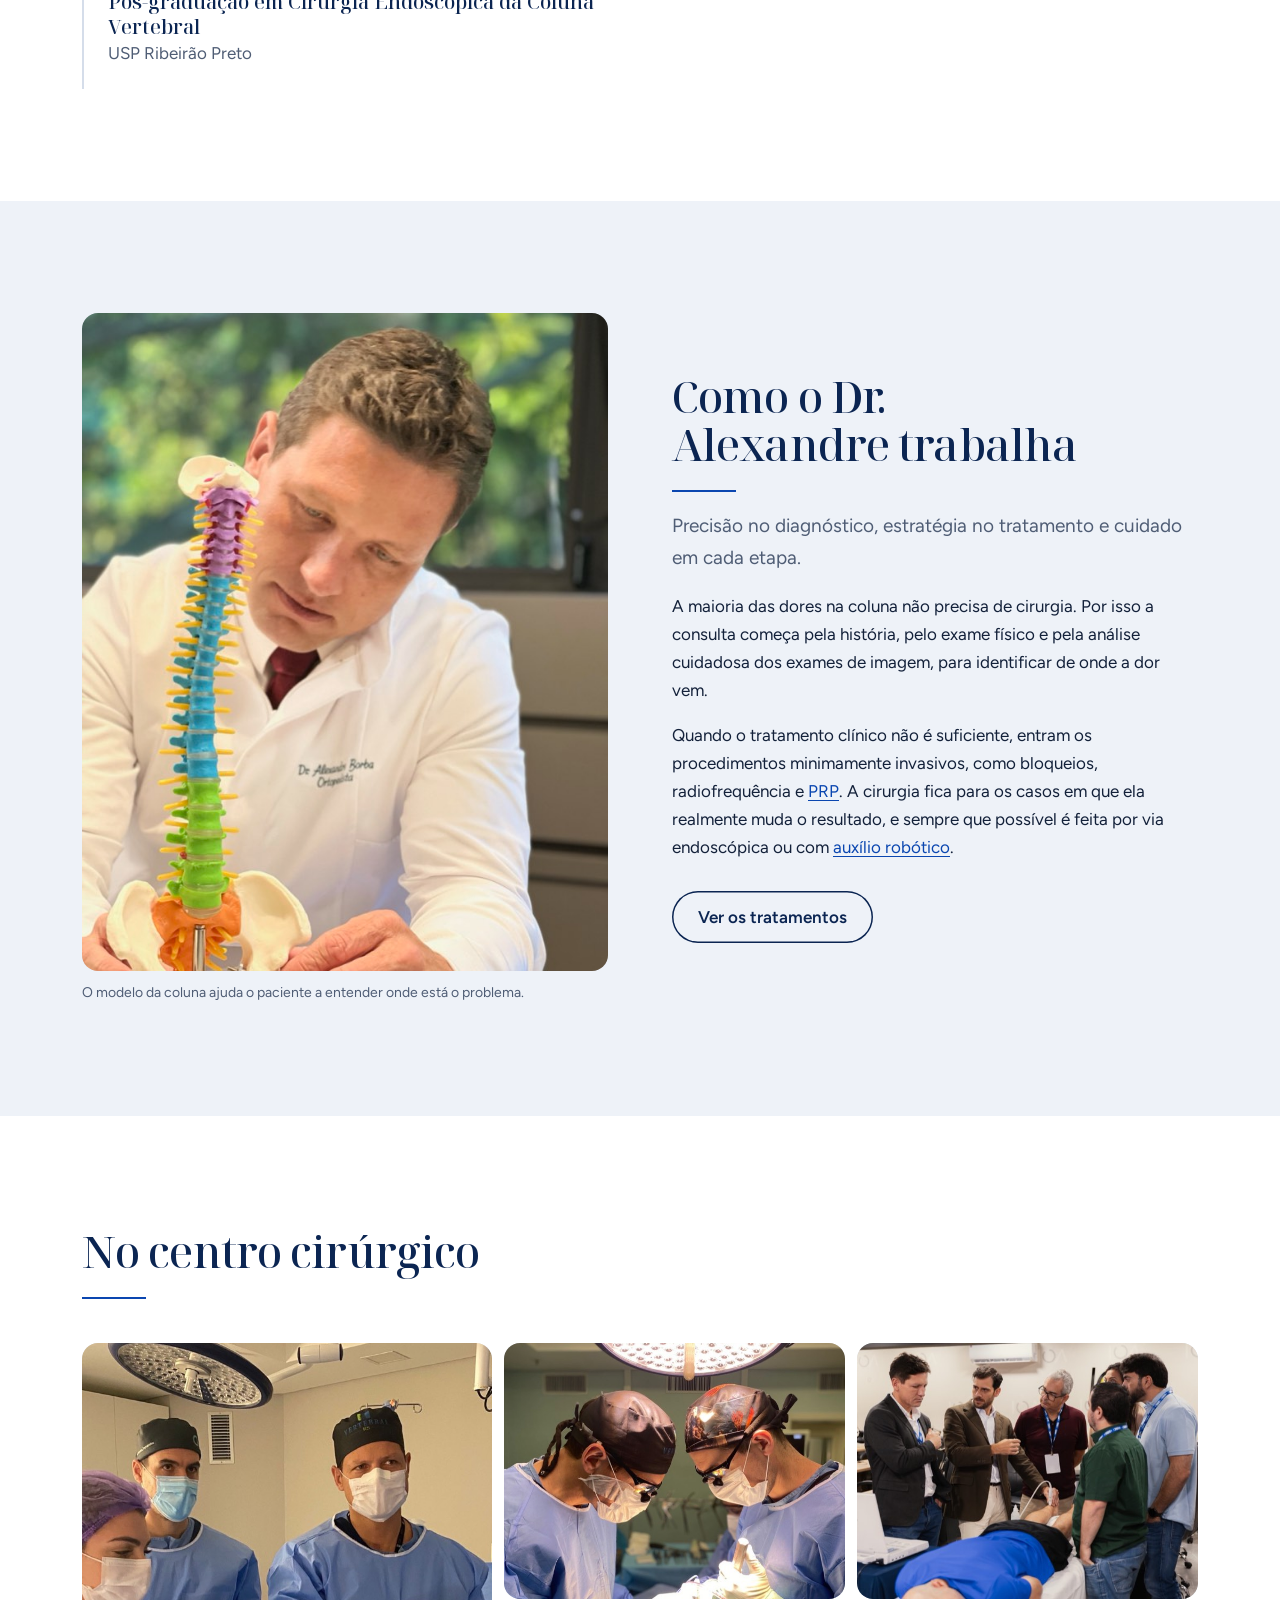
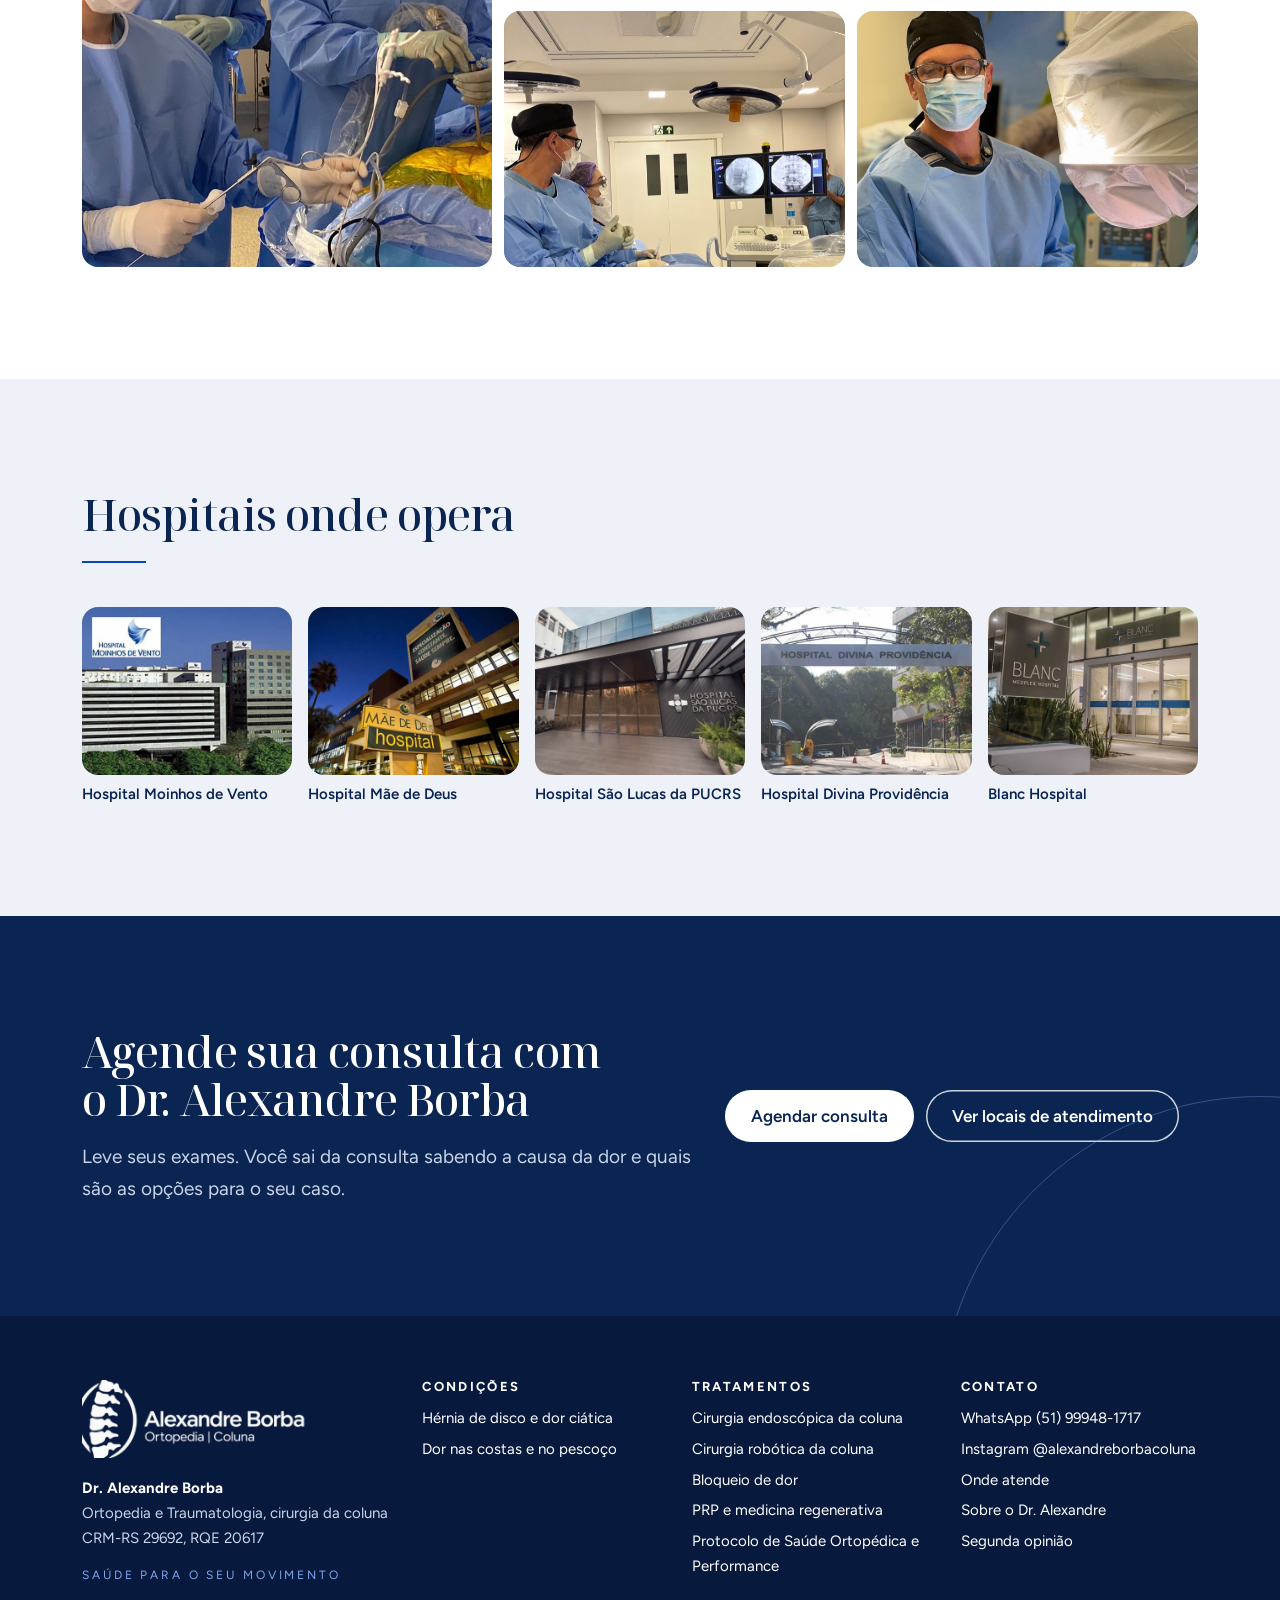
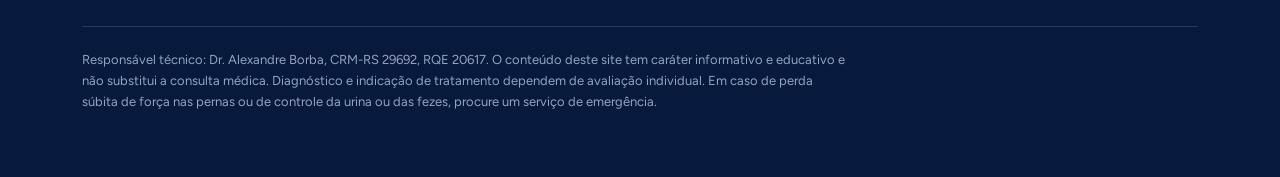
<file: dr-alexandre-borba.html>
<!DOCTYPE html>
<html lang="pt-BR">
<head>
<meta charset="UTF-8">
<meta name="viewport" content="width=device-width, initial-scale=1">
<title>Dr. Alexandre Borba | Ortopedista e Cirurgião de Coluna em Porto Alegre</title>
<meta name="description" content="Conheça a formação do Dr. Alexandre Borba (CRM-RS 29692, RQE 20617): PUCRS, mestrado e doutorado em Gerontologia Biomédica, fellowship AOSpine no Hospital Cajuru e em San Diego e cirurgia endoscópica pela USP.">
<meta name="author" content="Dr. Alexandre Borba">
<meta name="robots" content="noindex, nofollow">
<meta name="theme-color" content="#0B2552">
<link rel="canonical" href="https://alexandreborba.com.br/dr-alexandre-borba.html">
<meta property="og:type" content="website">
<meta property="og:locale" content="pt_BR">
<meta property="og:site_name" content="Dr. Alexandre Borba | Coluna">
<meta property="og:title" content="Dr. Alexandre Borba | Ortopedista e Cirurgião de Coluna em Porto Alegre">
<meta property="og:description" content="Conheça a formação do Dr. Alexandre Borba (CRM-RS 29692, RQE 20617): PUCRS, mestrado e doutorado em Gerontologia Biomédica, fellowship AOSpine no Hospital Cajuru e em San Diego e cirurgia endoscópica pela USP.">
<meta property="og:url" content="https://alexandreborba.com.br/dr-alexandre-borba.html">
<meta property="og:image" content="https://alexandreborba.com.br/assets/img/dr-alexandre-borba-retrato.jpg">
<meta name="twitter:card" content="summary_large_image">
<meta name="geo.region" content="BR-RS">
<meta name="geo.placename" content="Porto Alegre">
<link rel="preconnect" href="https://fonts.googleapis.com">
<link rel="preconnect" href="https://fonts.gstatic.com" crossorigin>
<link href="https://fonts.googleapis.com/css2?family=Noto+Serif+Display:wght@400;500;600;700&family=Figtree:wght@400;500;600;700&display=swap" rel="stylesheet">
<link rel="stylesheet" href="assets/site.css">
<script type="application/ld+json">
{
 "@context": "https://schema.org",
 "@graph": [
  {
   "@type": "ProfilePage",
   "@id": "https://alexandreborba.com.br/dr-alexandre-borba.html#pagina",
   "url": "https://alexandreborba.com.br/dr-alexandre-borba.html",
   "name": "Dr. Alexandre Borba",
   "mainEntity": {
    "@id": "https://alexandreborba.com.br/#medico"
   },
   "isPartOf": {
    "@id": "https://alexandreborba.com.br/#site"
   },
   "inLanguage": "pt-BR",
   "dateModified": "2026-10-29"
  },
  {
   "@type": [
    "Physician",
    "Person"
   ],
   "@id": "https://alexandreborba.com.br/#medico",
   "name": "Dr. Alexandre Borba",
   "url": "https://alexandreborba.com.br/dr-alexandre-borba.html",
   "image": "https://alexandreborba.com.br/assets/img/dr-alexandre-borba-retrato.jpg",
   "logo": "https://alexandreborba.com.br/assets/img/logo-alexandre-borba.png",
   "slogan": "Saúde para o seu movimento",
   "jobTitle": "Ortopedista e Traumatologista, cirurgião de coluna",
   "telephone": "+55-51-99948-1717",
   "identifier": [
    {
     "@type": "PropertyValue",
     "propertyID": "CRM-RS",
     "value": "29692"
    },
    {
     "@type": "PropertyValue",
     "propertyID": "RQE",
     "value": "20617"
    }
   ],
   "address": {
    "@type": "PostalAddress",
    "streetAddress": "Av. Ipiranga, 6690, sala 301, Centro Clínico da PUCRS",
    "addressLocality": "Porto Alegre",
    "addressRegion": "RS",
    "addressCountry": "BR"
   },
   "sameAs": [
    "https://www.instagram.com/alexandreborbacoluna/",
    "http://lattes.cnpq.br/7791435081480795",
    "https://vertebralrs.com.br/dr-alexandre-borba/",
    "https://www.google.com/maps?cid=7950288220098017709"
   ],
   "alternateName": "Alexandre Borba",
   "description": "Ortopedista e traumatologista com atuação em cirurgia da coluna vertebral em Porto Alegre, com foco em cirurgia endoscópica, cirurgia robótica, técnicas minimamente invasivas e medicina regenerativa.",
   "medicalSpecialty": [
    "Orthopedic",
    "Surgical"
   ],
   "areaServed": [
    {
     "@type": "City",
     "name": "Porto Alegre"
    },
    {
     "@type": "State",
     "name": "Rio Grande do Sul"
    }
   ],
   "knowsAbout": [
    "Cirurgia endoscópica da coluna",
    "Cirurgia robótica da coluna",
    "Bloqueio de dor",
    "PRP e medicina regenerativa",
    "Protocolo de Saúde Ortopédica e Performance",
    "Hérnia de disco e dor ciática",
    "Dor nas costas e no pescoço"
   ],
   "alumniOf": [
    {
     "@type": "CollegeOrUniversity",
     "name": "Pontifícia Universidade Católica do Rio Grande do Sul (PUCRS)"
    },
    {
     "@type": "CollegeOrUniversity",
     "name": "Universidade de São Paulo (USP)"
    }
   ],
   "memberOf": [
    {
     "@type": "Organization",
     "name": "Sociedade Brasileira de Ortopedia e Traumatologia (SBOT)"
    },
    {
     "@type": "Organization",
     "name": "Sociedade Brasileira de Coluna (SBC)"
    },
    {
     "@type": "Organization",
     "name": "Associação Brasileira Ortopédica de Osteometabolismo (ABOOM)"
    }
   ]
  },
  {
   "@type": "BreadcrumbList",
   "itemListElement": [
    {
     "@type": "ListItem",
     "position": 1,
     "name": "Início",
     "item": "https://alexandreborba.com.br/"
    },
    {
     "@type": "ListItem",
     "position": 2,
     "name": "Dr. Alexandre Borba",
     "item": "https://alexandreborba.com.br/dr-alexandre-borba.html"
    }
   ]
  }
 ]
}
</script>
<script>window.SITE_DEMO = true;</script>
</head>
<body>

<a class="skip" href="#conteudo">Pular para o conteúdo</a>
<header class="top">
  <div class="wrap">
    <a class="brand" href="index.html"><img src="assets/img/logo-alexandre-borba.png" width="400" height="143" alt="Dr. Alexandre Borba, Ortopedia e Coluna"></a>
    <nav class="nav" aria-label="Principal"><ul><li><a href="dr-alexandre-borba.html" aria-current="page">Dr. Alexandre</a></li><li class="has-sub"><a href="index.html#doencas">Condições</a><ul class="sub"><li><a href="hernia-de-disco.html">Hérnia de disco e dor ciática</a></li><li><a href="dor-na-coluna.html">Dor nas costas e no pescoço</a></li></ul></li><li class="has-sub"><a href="index.html#tratamentos">Tratamentos</a><ul class="sub"><li><a href="cirurgia-endoscopica-da-coluna.html">Cirurgia endoscópica da coluna</a></li><li><a href="cirurgia-robotica-da-coluna.html">Cirurgia robótica da coluna</a></li><li><a href="bloqueios-da-coluna.html">Bloqueio de dor</a></li><li><a href="prp-medicina-regenerativa.html">PRP e medicina regenerativa</a></li><li><a href="protocolo-saude-ortopedica-e-performance.html">Protocolo de Saúde Ortopédica e Performance</a></li></ul></li><li><a href="contato.html">Onde atende</a></li></ul></nav>
    <div class="top-actions">
      <a class="btn btn-primary" href="https://wa.me/5551999481717?text=Ol%C3%A1%2C%20gostaria%20de%20agendar%20uma%20consulta%20com%20o%20Dr.%20Alexandre%20Borba." data-agendar data-origem="topo">Agendar consulta</a>
      <button class="menu-btn" id="menu-btn" type="button" aria-label="Abrir menu" aria-expanded="false" aria-controls="mnav"><span></span></button>
    </div>
  </div>
  <nav class="mnav" id="mnav" aria-label="Menu"><div class="wrap"><a href="dr-alexandre-borba.html" aria-current="page">Dr. Alexandre Borba</a><p class="grp"><a href="index.html#doencas">Condições</a></p><ul><li><a href="hernia-de-disco.html">Hérnia de disco e dor ciática</a></li><li><a href="dor-na-coluna.html">Dor nas costas e no pescoço</a></li></ul><p class="grp"><a href="index.html#tratamentos">Tratamentos</a></p><ul><li><a href="cirurgia-endoscopica-da-coluna.html">Cirurgia endoscópica da coluna</a></li><li><a href="cirurgia-robotica-da-coluna.html">Cirurgia robótica da coluna</a></li><li><a href="bloqueios-da-coluna.html">Bloqueio de dor</a></li><li><a href="prp-medicina-regenerativa.html">PRP e medicina regenerativa</a></li><li><a href="protocolo-saude-ortopedica-e-performance.html">Protocolo de Saúde Ortopédica e Performance</a></li></ul><a href="contato.html">Onde atende</a></div></nav>
</header>
<main id="conteudo">

<section class="phero">
  <div class="wrap">
    <nav class="crumbs" aria-label="Você está em"><ol><li><a href="index.html">Início</a></li><li aria-current="page">Dr. Alexandre Borba</li></ol></nav>
    <div class="phero-grid">
      <div>
        <span class="eyebrow">Ortopedia | Coluna</span>
        <h1>Dr. Alexandre Borba</h1>
        <p class="lede">Ortopedista e traumatologista com atuação dedicada à coluna vertebral, com foco em cirurgia endoscópica, cirurgia robótica, técnicas minimamente invasivas e medicina regenerativa. Atende em Porto Alegre.</p>
        <p class="creds"><strong>CRM-RS 29692, RQE 20617</strong> (Ortopedia e Traumatologia)</p>
      </div>
      <figure style="max-width:420px;justify-self:center;width:100%"><div class="photo r45 "><img src="assets/img/dr-alexandre-borba-procedimento.jpg" srcset="assets/img/dr-alexandre-borba-procedimento-640.jpg 640w, assets/img/dr-alexandre-borba-procedimento-960.jpg 960w, assets/img/dr-alexandre-borba-procedimento.jpg 1200w" sizes="(min-width: 1000px) 33vw, (min-width: 640px) 50vw, 66vw" width="1200" height="1600" alt="Dr. Alexandre Borba durante procedimento na coluna" fetchpriority="high"></div></figure>
    </div>
  </div>
</section>

<section class="band">
  <div class="wrap split split-top">
    <div>
      <h2>Formação</h2>
      <ol class="cv"><li><time datetime="2005">2005</time><strong>Graduação em Medicina</strong><span>PUCRS</span></li><li><time datetime="2006/2008">2006 a 2008</time><strong>Residência em Ortopedia e Traumatologia</strong><span>Hospital São Lucas da PUCRS</span></li><li><time datetime="2010">2010</time><strong>Treinamento em Cirurgia da Coluna Vertebral</strong><span>PUCRS</span></li><li><time>Fellowship</time><strong>Fellowship em Cirurgia da Coluna</strong><span>AOSpine, Hospital Cajuru (PR) e San Diego (EUA)</span></li><li><time datetime="2015">2015</time><strong>Mestrado em Gerontologia Biomédica</strong><span>PUCRS</span></li><li><time datetime="2021">2021</time><strong>Doutorado em Gerontologia Biomédica</strong><span>PUCRS</span></li><li><time datetime="2022">2022</time><strong>Pós-graduação em Cirurgia Endoscópica da Coluna Vertebral</strong><span>USP Ribeirão Preto</span></li></ol>
    </div>
    <div>
      <h2>Títulos e sociedades</h2>
      <ul class="checks"><li>Mestre e doutor em Gerontologia Biomédica pela PUCRS</li><li>Pós-graduado em Cirurgia Endoscópica da Coluna pela USP Ribeirão Preto</li><li>Ex-presidente da Regional RS da Sociedade Brasileira de Coluna (SBC)</li><li>Ex-presidente do Comitê de Coluna da SBOT-RS (2022 a 2024)</li><li>Membro da SBOT, da SBC e da ABOOM</li></ul>
      <p style="margin-top:20px;font-weight:600"><a href="http://lattes.cnpq.br/7791435081480795" target="_blank" rel="noopener">Currículo Lattes</a> &nbsp; <a href="https://www.instagram.com/alexandreborbacoluna/" target="_blank" rel="noopener">Instagram @alexandreborbacoluna</a></p>
    </div>
  </div>
</section>

<section class="band band-mist">
  <div class="wrap split">
    <figure><div class="photo r45 "><img src="assets/img/dr-alexandre-borba-modelo-coluna.jpg" srcset="assets/img/dr-alexandre-borba-modelo-coluna-640.jpg 640w, assets/img/dr-alexandre-borba-modelo-coluna-960.jpg 960w, assets/img/dr-alexandre-borba-modelo-coluna.jpg 1124w" sizes="(min-width: 1000px) 33vw, (min-width: 640px) 50vw, 66vw" width="1124" height="1500" alt="Dr. Alexandre Borba explicando a anatomia da coluna com um modelo" loading="lazy"></div><figcaption>O modelo da coluna ajuda o paciente a entender onde está o problema.</figcaption></figure>
    <div>
      <h2>Como o Dr. Alexandre trabalha</h2>
      <p class="lede">Precisão no diagnóstico, estratégia no tratamento e cuidado em cada etapa.</p>
      <p>A maioria das dores na coluna não precisa de cirurgia. Por isso a consulta começa pela história, pelo exame físico e pela análise cuidadosa dos exames de imagem, para identificar de onde a dor vem.</p>
      <p>Quando o tratamento clínico não é suficiente, entram os procedimentos minimamente invasivos, como bloqueios, radiofrequência e <a href="prp-medicina-regenerativa.html">PRP</a>. A cirurgia fica para os casos em que ela realmente muda o resultado, e sempre que possível é feita por via endoscópica ou com <a href="cirurgia-robotica-da-coluna.html">auxílio robótico</a>.</p>
      <div class="actions"><a class="btn btn-ghost" href="index.html#tratamentos">Ver os tratamentos</a></div>
    </div>
  </div>
</section>

<section class="band">
  <div class="wrap">
    <div class="head"><h2>No centro cirúrgico</h2></div>
    <div class="mosaic"><div class="photo  tall"><img src="assets/img/cirurgia-endoscopica-equipe-vertebral.jpg" srcset="assets/img/cirurgia-endoscopica-equipe-vertebral-640.jpg 640w, assets/img/cirurgia-endoscopica-equipe-vertebral-960.jpg 960w, assets/img/cirurgia-endoscopica-equipe-vertebral.jpg 1200w" sizes="(min-width: 1000px) 33vw, (min-width: 640px) 50vw, 66vw" width="1200" height="1600" alt="Equipe durante cirurgia endoscópica da coluna" loading="lazy"></div><div class="photo  "><img src="assets/img/cirurgia-coluna-dupla.jpg" srcset="assets/img/cirurgia-coluna-dupla-640.jpg 640w, assets/img/cirurgia-coluna-dupla-960.jpg 960w, assets/img/cirurgia-coluna-dupla.jpg 1200w" sizes="(min-width: 1000px) 33vw, (min-width: 640px) 50vw, 66vw" width="1200" height="1600" alt="Dois cirurgiões operando a coluna sob o foco cirúrgico" loading="lazy"></div><div class="photo  "><img src="assets/img/curso-ecografia-coluna.jpg" srcset="assets/img/curso-ecografia-coluna-640.jpg 640w, assets/img/curso-ecografia-coluna-960.jpg 960w, assets/img/curso-ecografia-coluna.jpg 1800w" sizes="(min-width: 1000px) 33vw, (min-width: 640px) 50vw, 66vw" width="1800" height="1200" alt="Treinamento prático de procedimento guiado por ecografia" loading="lazy"></div><div class="photo  "><img src="assets/img/bloqueio-coluna-fluoroscopia.jpg" srcset="assets/img/bloqueio-coluna-fluoroscopia-640.jpg 640w, assets/img/bloqueio-coluna-fluoroscopia-960.jpg 960w, assets/img/bloqueio-coluna-fluoroscopia.jpg 1200w" sizes="(min-width: 1000px) 33vw, (min-width: 640px) 50vw, 66vw" width="1200" height="1600" alt="Procedimento na coluna lombar guiado por fluoroscopia" loading="lazy"></div><div class="photo  "><img src="assets/img/dr-alexandre-borba-centro-cirurgico.jpg" srcset="assets/img/dr-alexandre-borba-centro-cirurgico-640.jpg 640w, assets/img/dr-alexandre-borba-centro-cirurgico-960.jpg 960w, assets/img/dr-alexandre-borba-centro-cirurgico.jpg 1200w" sizes="(min-width: 1000px) 33vw, (min-width: 640px) 50vw, 66vw" width="1200" height="1600" alt="Dr. Alexandre Borba no centro cirúrgico" loading="lazy"></div></div>
  </div>
</section>

<section class="band band-mist">
  <div class="wrap">
    <div class="head"><h2>Hospitais onde opera</h2></div>
    <ul class="hosp"><li><div class="photo r54 "><img src="assets/img/hospital-moinhos-de-vento.jpg" width="500" height="400" alt="Fachada do Hospital Moinhos de Vento" loading="lazy"></div><p>Hospital Moinhos de Vento</p></li><li><div class="photo r54 "><img src="assets/img/hospital-mae-de-deus.jpg" width="500" height="400" alt="Fachada do Hospital Mãe de Deus" loading="lazy"></div><p>Hospital Mãe de Deus</p></li><li><div class="photo r54 "><img src="assets/img/hospital-sao-lucas-pucrs.jpg" width="500" height="400" alt="Fachada do Hospital São Lucas da PUCRS" loading="lazy"></div><p>Hospital São Lucas da PUCRS</p></li><li><div class="photo r54 "><img src="assets/img/hospital-divina-providencia.jpg" width="500" height="400" alt="Fachada do Hospital Divina Providência" loading="lazy"></div><p>Hospital Divina Providência</p></li><li><div class="photo r54 "><img src="assets/img/blanc-hospital.jpg" width="500" height="400" alt="Fachada do Blanc Hospital" loading="lazy"></div><p>Blanc Hospital</p></li></ul>
  </div>
</section>

<section class="band band-petrol band-cta">
  <div class="wrap cta-band">
    <div><h2>Agende sua consulta com o Dr. Alexandre Borba</h2><p class="lede">Leve seus exames. Você sai da consulta sabendo a causa da dor e quais são as opções para o seu caso.</p></div>
    <div class="actions"><a class="btn btn-primary" href="https://wa.me/5551999481717?text=Ol%C3%A1%2C%20gostaria%20de%20agendar%20uma%20consulta%20com%20o%20Dr.%20Alexandre%20Borba." data-agendar data-origem="sobre-final">Agendar consulta</a><a class="btn btn-ghost" href="contato.html">Ver locais de atendimento</a></div>
  </div>
</section>

</main>
<footer>
  <div class="wrap">
    <div class="foot-grid">
      <div>
        <img src="assets/img/logo-alexandre-borba-branco.png" width="520" height="170" alt="Alexandre Borba, Ortopedia e Coluna" loading="lazy" class="foot-logo">
        <p><strong style="color:#fff">Dr. Alexandre Borba</strong><br>Ortopedia e Traumatologia, cirurgia da coluna<br>CRM-RS 29692, RQE 20617</p>
        <p class="foot-motto">Saúde para o seu movimento</p>
      </div>
      <div><h2>Condições</h2><ul><li><a href="hernia-de-disco.html">Hérnia de disco e dor ciática</a></li><li><a href="dor-na-coluna.html">Dor nas costas e no pescoço</a></li></ul></div>
      <div><h2>Tratamentos</h2><ul><li><a href="cirurgia-endoscopica-da-coluna.html">Cirurgia endoscópica da coluna</a></li><li><a href="cirurgia-robotica-da-coluna.html">Cirurgia robótica da coluna</a></li><li><a href="bloqueios-da-coluna.html">Bloqueio de dor</a></li><li><a href="prp-medicina-regenerativa.html">PRP e medicina regenerativa</a></li><li><a href="protocolo-saude-ortopedica-e-performance.html">Protocolo de Saúde Ortopédica e Performance</a></li></ul></div>
      <div>
        <h2>Contato</h2>
        <ul>
          <li><a href="https://wa.me/5551999481717?text=Ol%C3%A1%2C%20gostaria%20de%20agendar%20uma%20consulta%20com%20o%20Dr.%20Alexandre%20Borba." data-agendar data-origem="rodape">WhatsApp (51) 99948-1717</a></li>
          <li><a href="https://www.instagram.com/alexandreborbacoluna/" target="_blank" rel="noopener">Instagram @alexandreborbacoluna</a></li>
          <li><a href="contato.html">Onde atende</a></li>
          <li><a href="dr-alexandre-borba.html">Sobre o Dr. Alexandre</a></li>
          <li><a href="index.html#segunda-opiniao">Segunda opinião</a></li>
        </ul>
      </div>
    </div>
    <div class="foot-legal">
      <p>Responsável técnico: Dr. Alexandre Borba, CRM-RS 29692, RQE 20617. O conteúdo deste site tem caráter informativo e educativo e não substitui a consulta médica. Diagnóstico e indicação de tratamento dependem de avaliação individual. Em caso de perda súbita de força nas pernas ou de controle da urina ou das fezes, procure um serviço de emergência.</p>
    </div>
  </div>
</footer>

<dialog class="modal" id="agendar" aria-labelledby="agendar-titulo">
  <div class="modal-in">
    <button class="modal-x" type="button" data-fechar aria-label="Fechar">&times;</button>
    <h2 id="agendar-titulo">Agende sua consulta</h2>
    <p class="lede">Preencha os dados e continue a conversa no WhatsApp com a equipe do Dr. Alexandre Borba.</p>
    <form id="form-agendar" novalidate>
      <div class="field">
        <label for="nome">Seu nome</label>
        <input type="text" id="nome" name="nome" autocomplete="name" required aria-describedby="nome-erro">
        <span class="err" id="nome-erro">Informe seu nome.</span>
      </div>
      <div class="field">
        <label for="telefone">WhatsApp com DDD</label>
        <input type="tel" id="telefone" name="telefone" autocomplete="tel" inputmode="numeric" placeholder="(51) 99999-9999" required aria-describedby="telefone-erro">
        <span class="err" id="telefone-erro">Informe um telefone com DDD, por exemplo (51) 99999-9999.</span>
      </div>
      <div class="field">
        <label for="motivo">Qual é o principal motivo da consulta?</label>
        <select id="motivo" name="motivo" required aria-describedby="motivo-erro"><option value="">Selecione</option><option>Hérnia de disco</option><option>Dor ciática (dor que desce para a perna)</option><option>Dor na lombar</option><option>Dor no pescoço ou no braço</option><option>Estenose de canal</option><option>Já tenho indicação de cirurgia e quero uma segunda opinião</option><option>PRP ou medicina regenerativa</option><option>Protocolo de Saúde Ortopédica e Performance</option><option>Outro motivo</option></select>
        <span class="err" id="motivo-erro">Selecione o motivo da consulta.</span>
      </div>
      <fieldset class="field">
        <legend>Já fez ressonância magnética da coluna?</legend>
        <div class="radios">
          <label><input type="radio" name="exame" value="Sim" checked> Sim</label>
          <label><input type="radio" name="exame" value="Não"> Não</label>
        </div>
      </fieldset>
      <div class="field">
        <label for="local">Local de preferência</label>
        <select id="local" name="local"><option>Sem preferência</option><option>Orthoclinic, Centro Clínico da PUCRS</option><option>Clínica de Traumatologia e Ortopedia Moinhos de Vento</option><option>Urgetrauma</option></select>
      </div>
      <button class="btn btn-primary" type="submit">Enviar e continuar no WhatsApp</button>
      <p class="form-done" id="form-ok" role="status">Pronto. Se o WhatsApp não abriu, <a id="form-link" href="#">toque aqui para abrir a conversa</a>.</p>
      <p class="form-note">Seus dados são usados apenas para o agendamento da consulta.</p>
    </form>
  </div>
</dialog>
<script src="assets/site.js" defer></script>
</body>
</html>
</file>
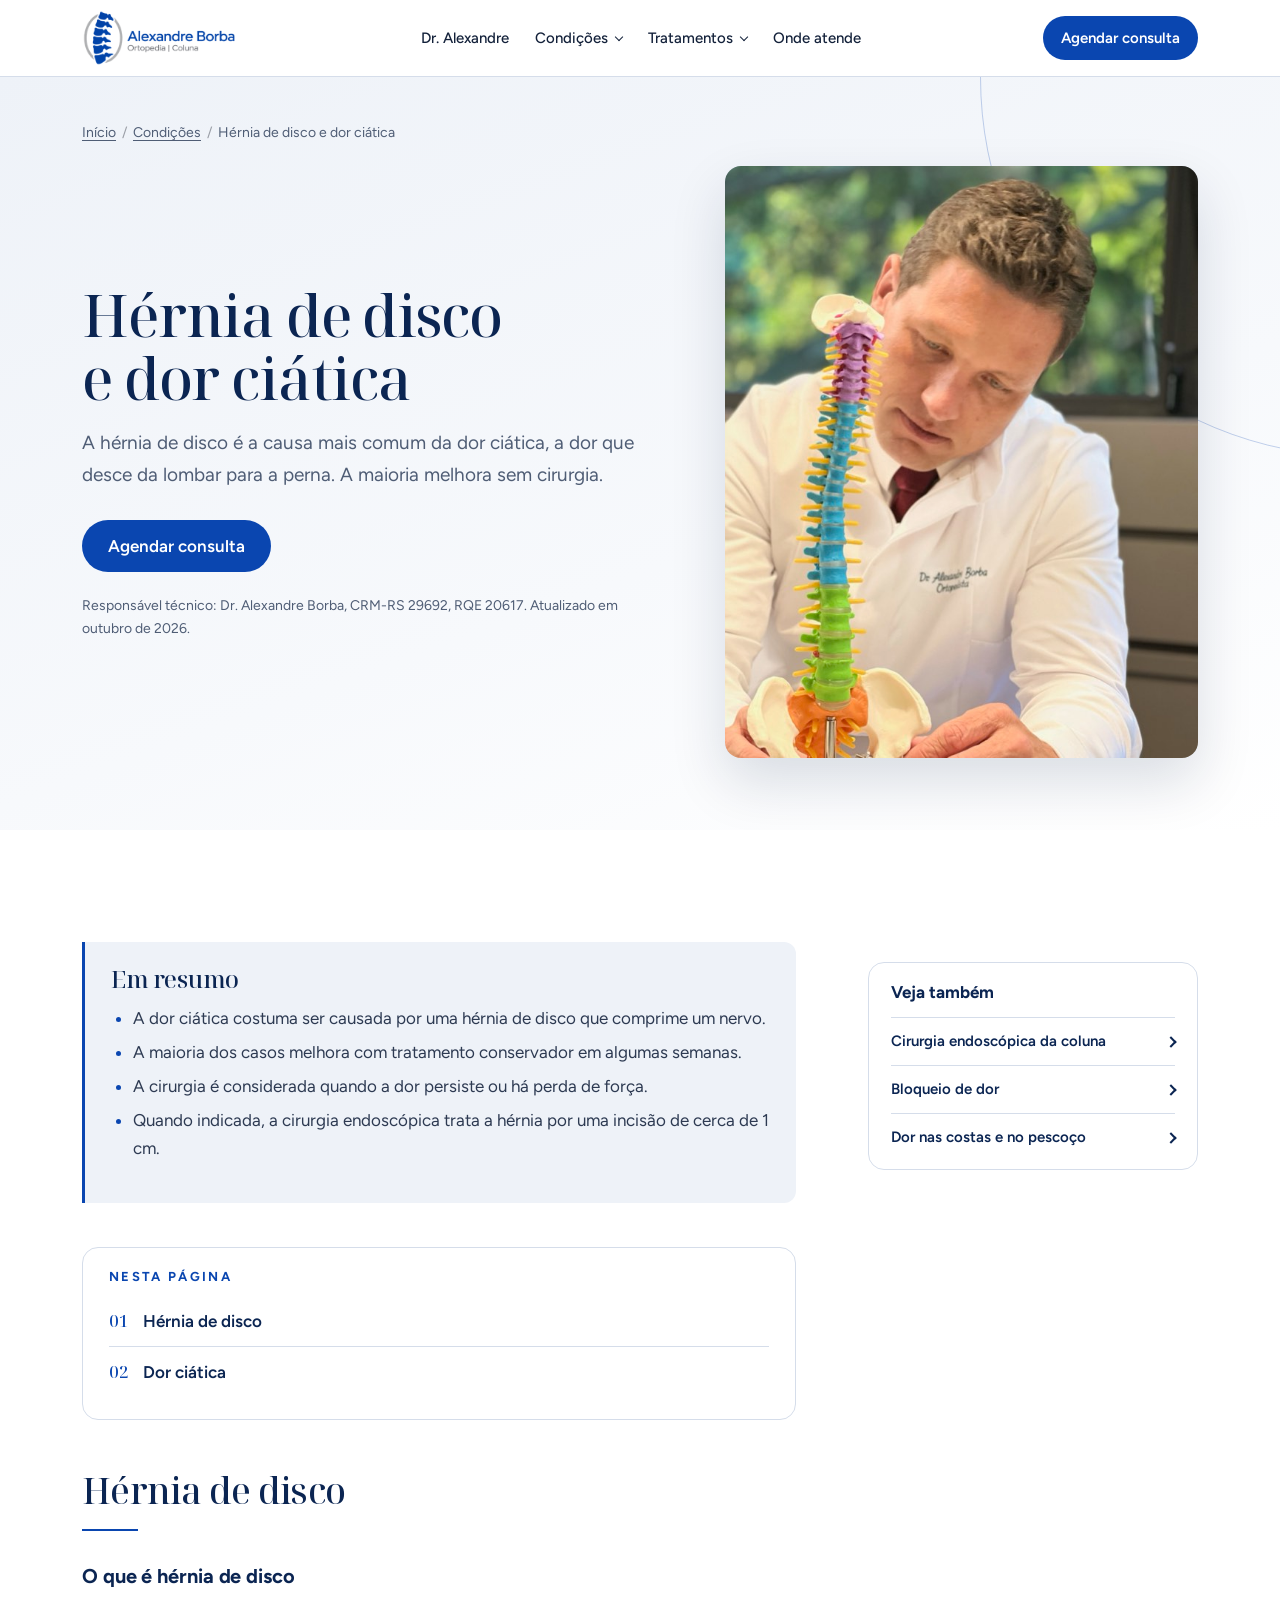
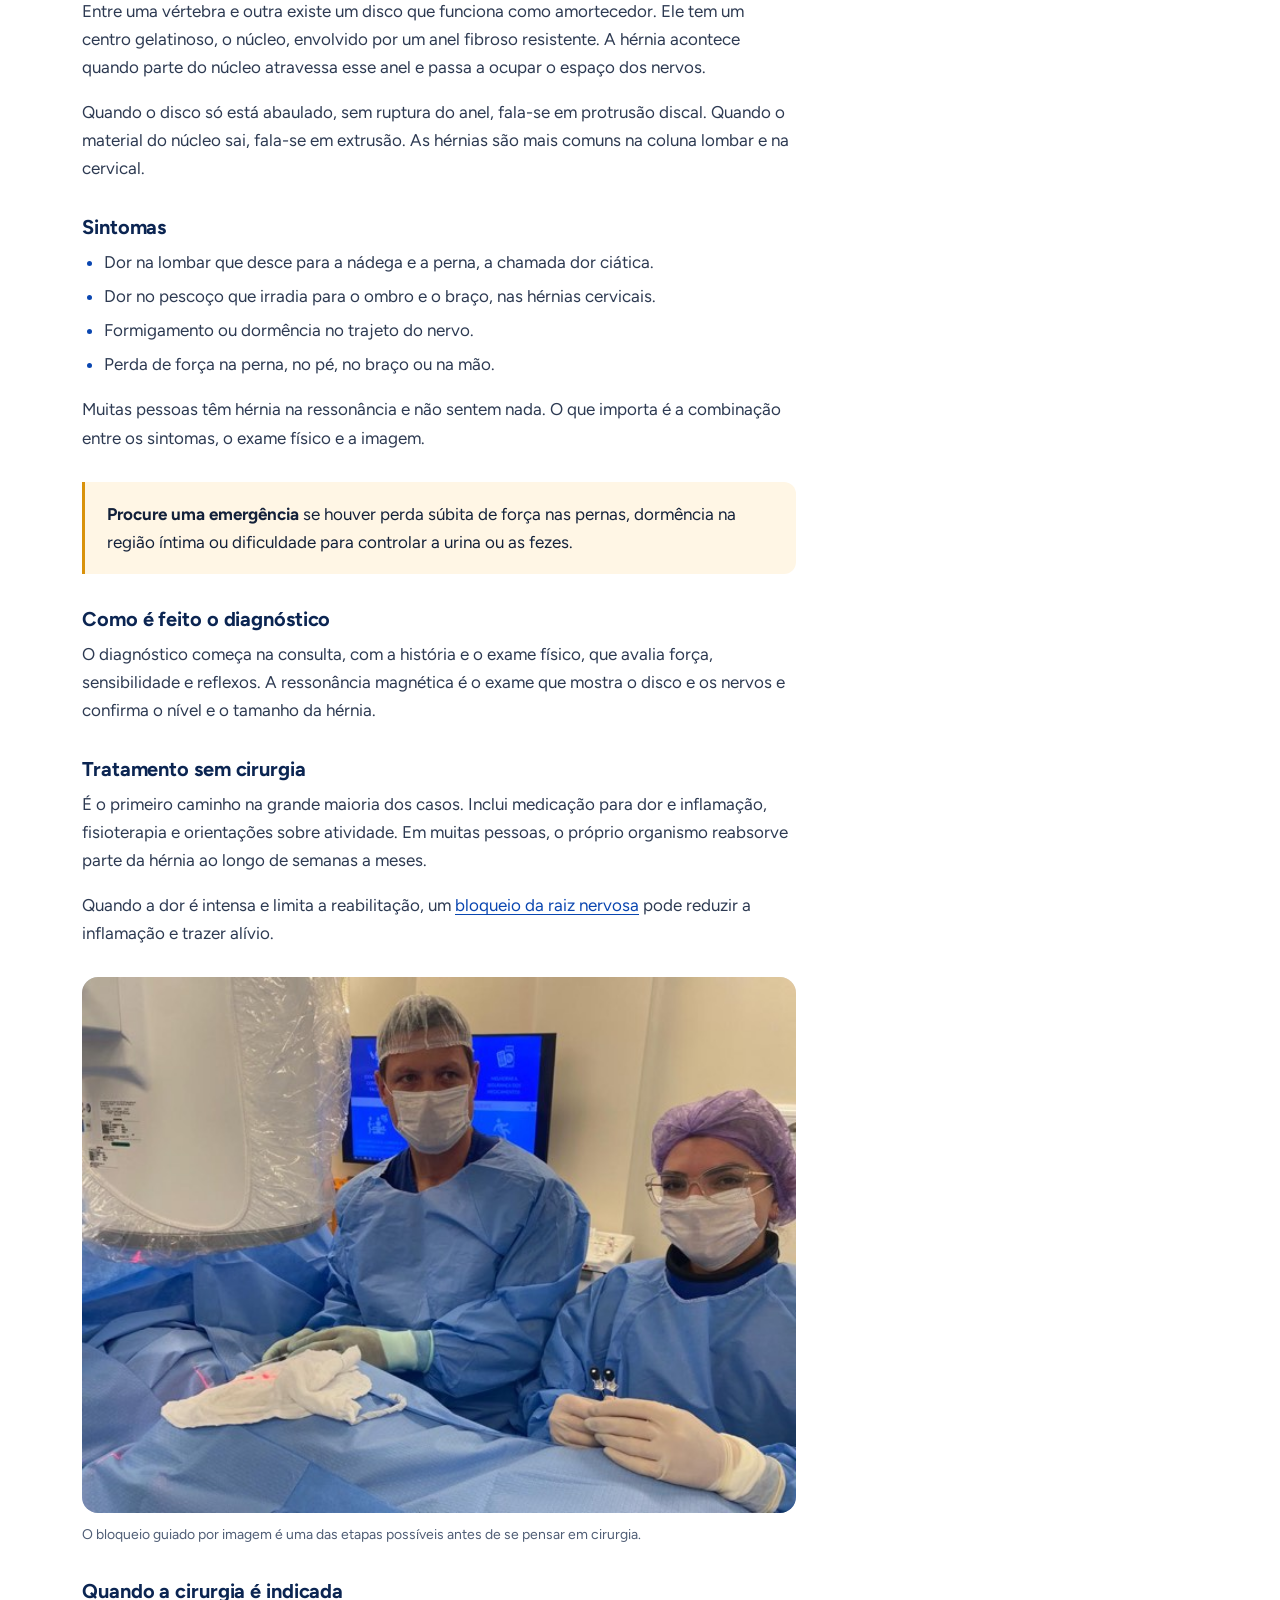
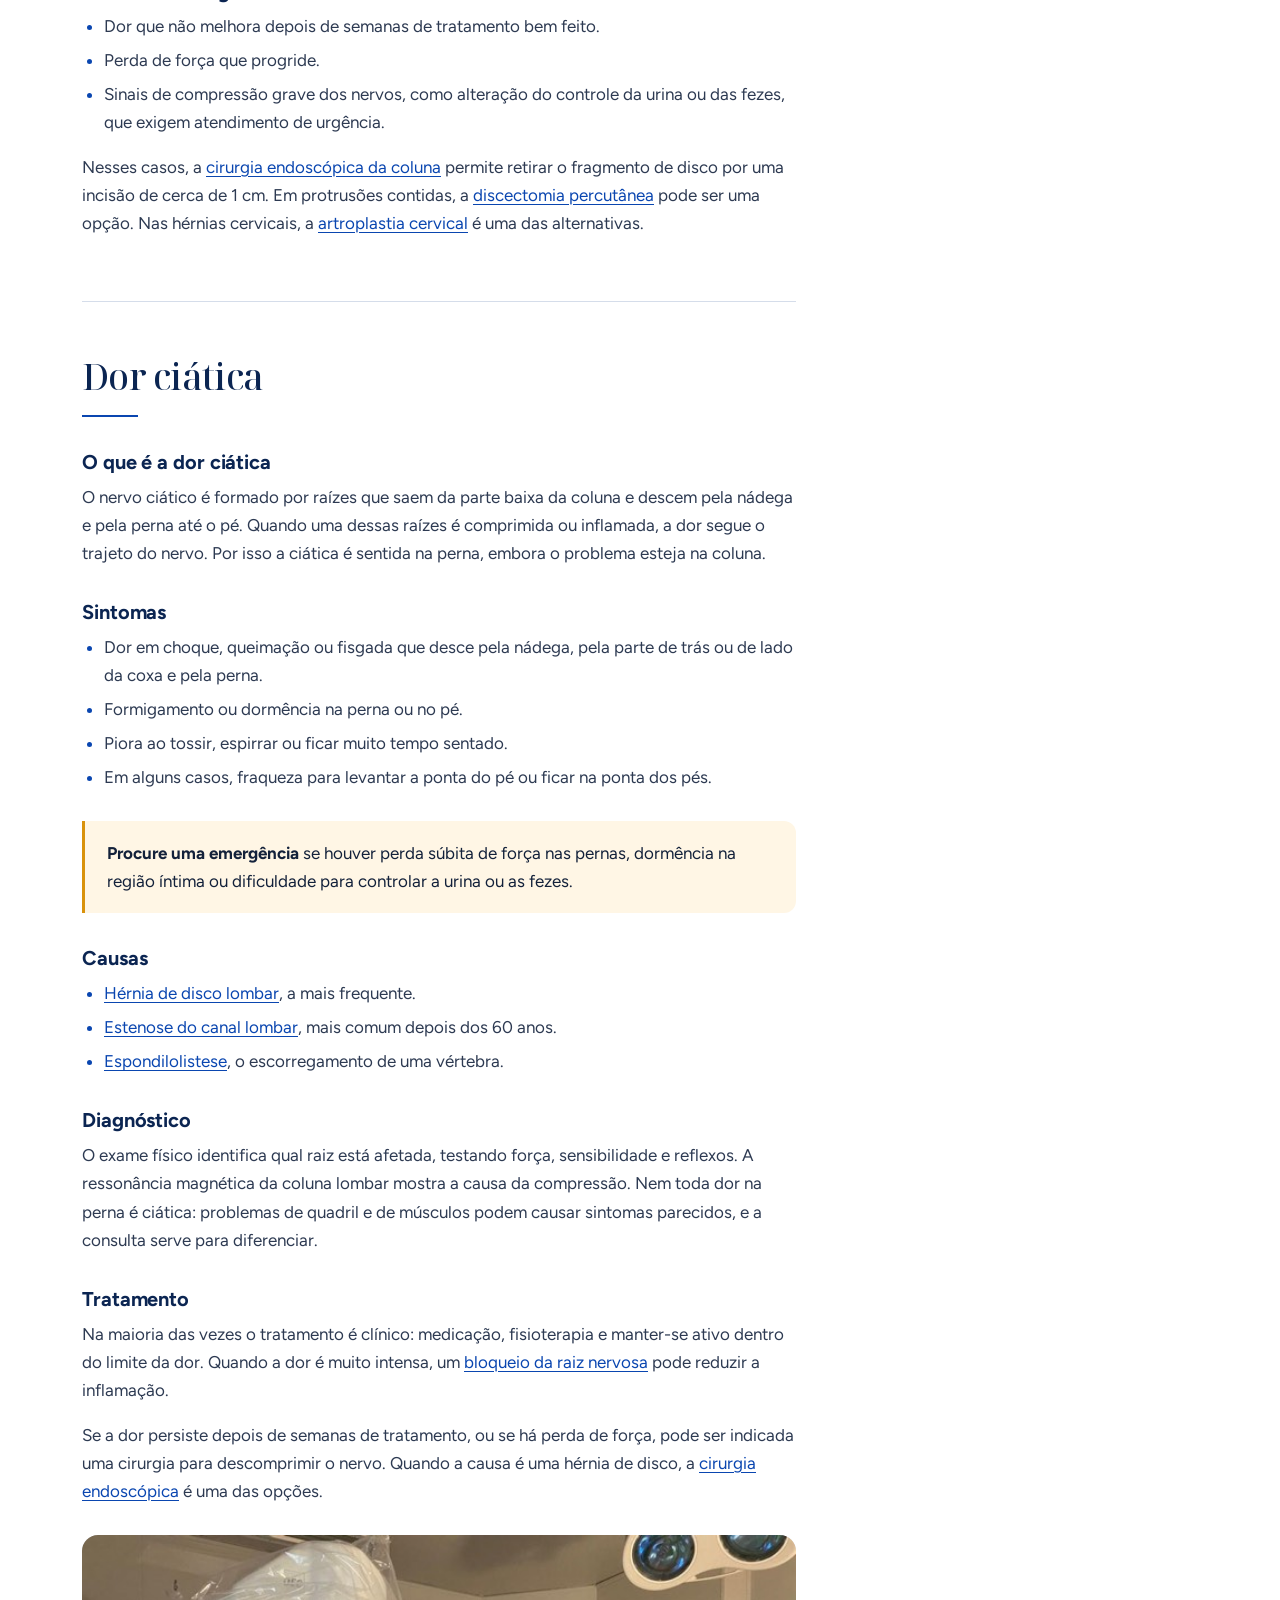
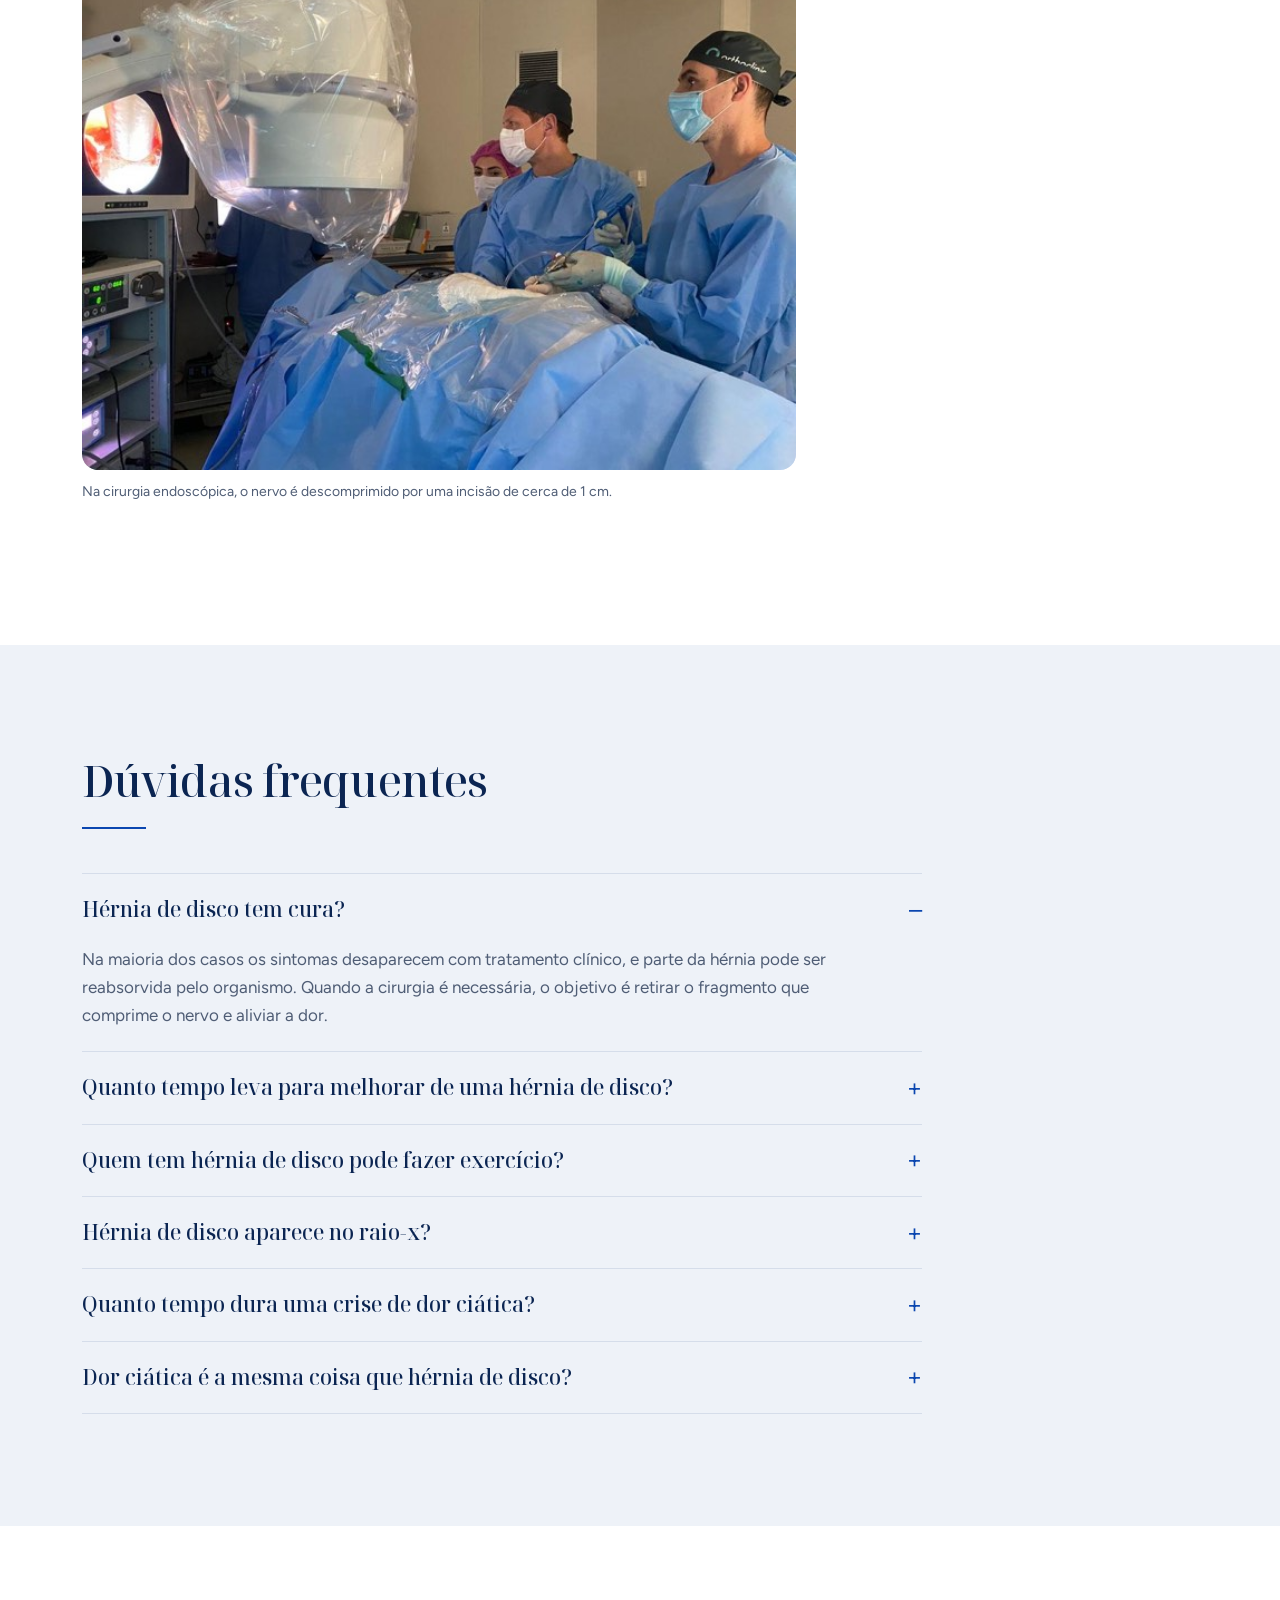
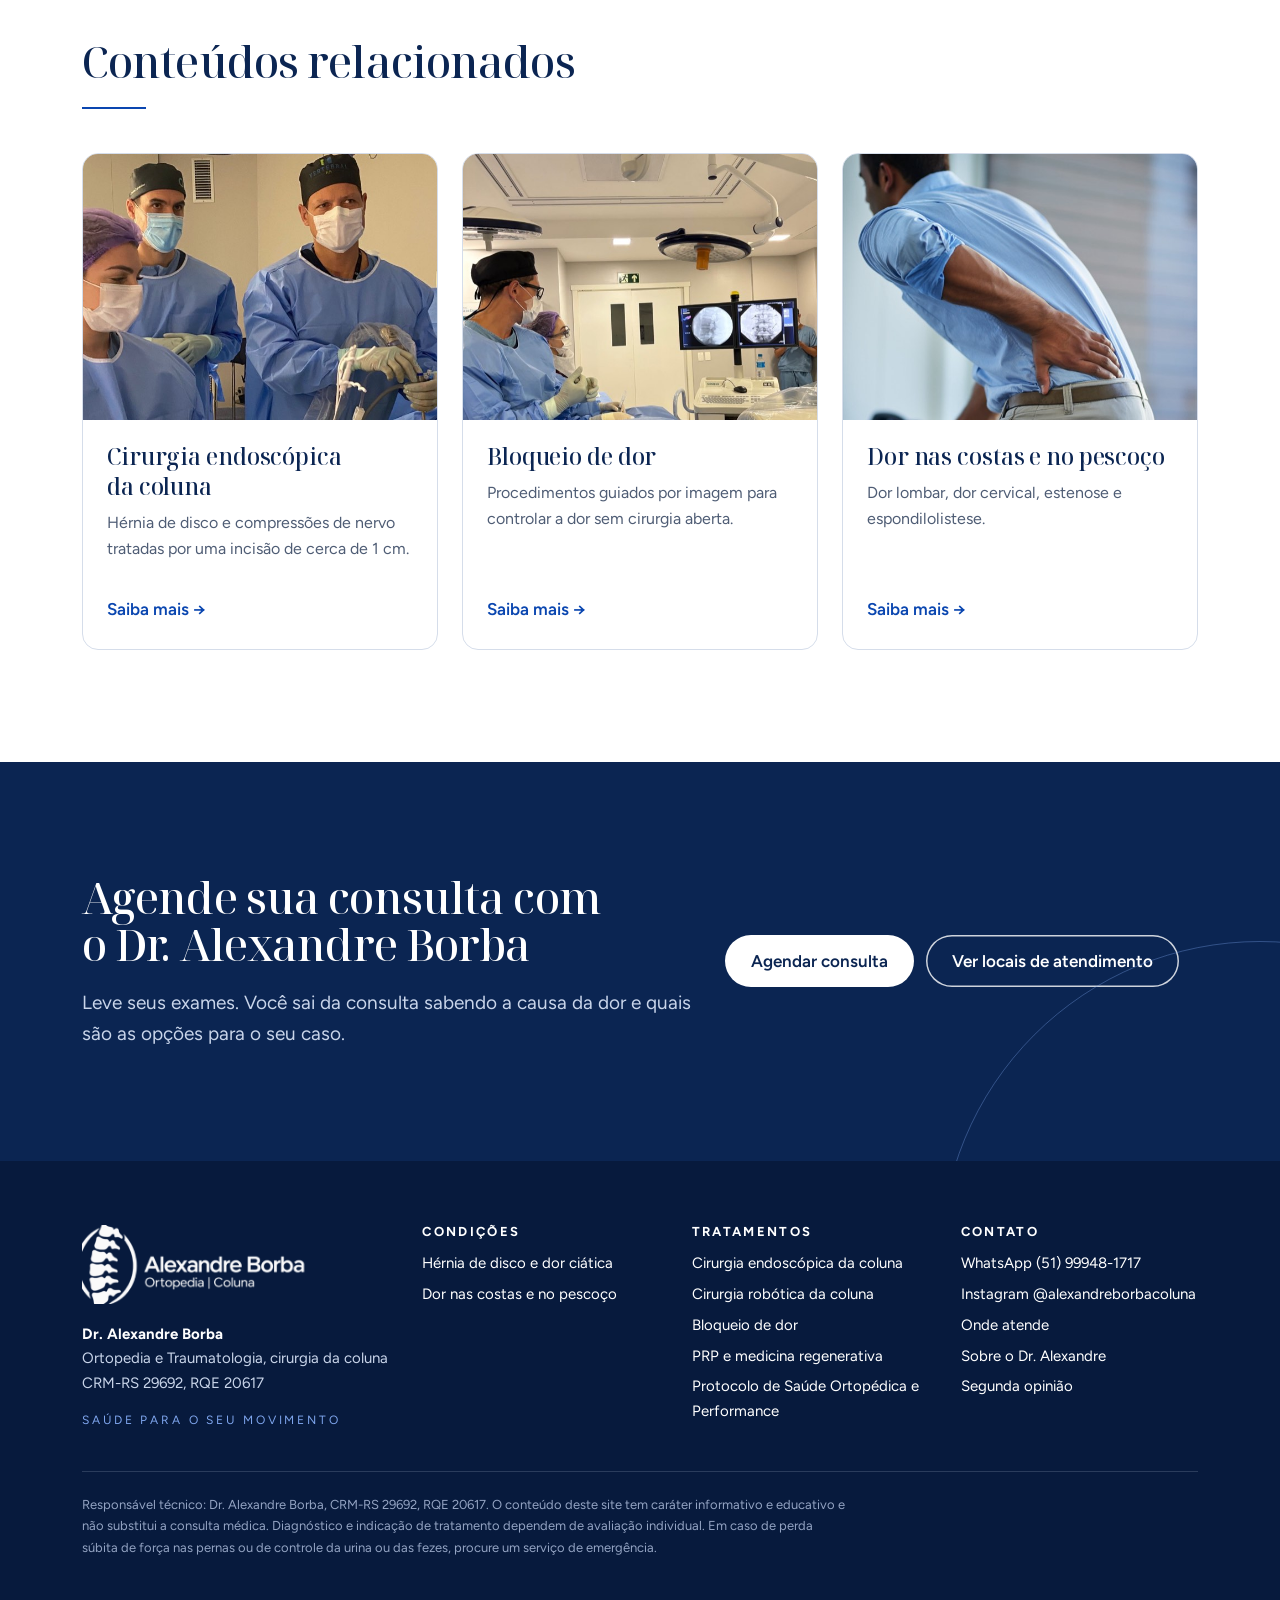
<file: hernia-de-disco.html>
<!DOCTYPE html>
<html lang="pt-BR">
<head>
<meta charset="UTF-8">
<meta name="viewport" content="width=device-width, initial-scale=1">
<title>Hérnia de Disco e Dor Ciática: Sintomas e Tratamento em Porto Alegre | Dr. Alexandre Borba</title>
<meta name="description" content="Hérnia de disco e dor ciática: sintomas, diagnóstico e tratamentos, do conservador à cirurgia endoscópica. Dr. Alexandre Borba, cirurgia da coluna em Porto Alegre.">
<meta name="author" content="Dr. Alexandre Borba">
<meta name="robots" content="noindex, nofollow">
<meta name="theme-color" content="#0B2552">
<link rel="canonical" href="https://alexandreborba.com.br/hernia-de-disco.html">
<meta property="og:type" content="website">
<meta property="og:locale" content="pt_BR">
<meta property="og:site_name" content="Dr. Alexandre Borba | Coluna">
<meta property="og:title" content="Hérnia de Disco e Dor Ciática: Sintomas e Tratamento em Porto Alegre | Dr. Alexandre Borba">
<meta property="og:description" content="Hérnia de disco e dor ciática: sintomas, diagnóstico e tratamentos, do conservador à cirurgia endoscópica. Dr. Alexandre Borba, cirurgia da coluna em Porto Alegre.">
<meta property="og:url" content="https://alexandreborba.com.br/hernia-de-disco.html">
<meta property="og:image" content="https://alexandreborba.com.br/assets/img/dr-alexandre-borba-modelo-coluna.jpg">
<meta name="twitter:card" content="summary_large_image">
<meta name="geo.region" content="BR-RS">
<meta name="geo.placename" content="Porto Alegre">
<link rel="preconnect" href="https://fonts.googleapis.com">
<link rel="preconnect" href="https://fonts.gstatic.com" crossorigin>
<link href="https://fonts.googleapis.com/css2?family=Noto+Serif+Display:wght@400;500;600;700&family=Figtree:wght@400;500;600;700&display=swap" rel="stylesheet">
<link rel="stylesheet" href="assets/site.css">
<script type="application/ld+json">
{
 "@context": "https://schema.org",
 "@graph": [
  {
   "@type": "MedicalCondition",
   "@id": "https://alexandreborba.com.br/hernia-de-disco.html#dor-ciatica",
   "name": "Dor ciática",
   "description": "A dor que desce da lombar para a perna é um sintoma. O tratamento depende de descobrir o que está comprimindo o nervo."
  },
  {
   "@type": "MedicalWebPage",
   "@id": "https://alexandreborba.com.br/hernia-de-disco.html#pagina",
   "url": "https://alexandreborba.com.br/hernia-de-disco.html",
   "name": "Hérnia de Disco e Dor Ciática: Sintomas e Tratamento em Porto Alegre | Dr. Alexandre Borba",
   "description": "Hérnia de disco e dor ciática: sintomas, diagnóstico e tratamentos, do conservador à cirurgia endoscópica. Dr. Alexandre Borba, cirurgia da coluna em Porto Alegre.",
   "isPartOf": {
    "@id": "https://alexandreborba.com.br/#site"
   },
   "about": {
    "@id": "https://alexandreborba.com.br/hernia-de-disco.html#tema"
   },
   "author": {
    "@id": "https://alexandreborba.com.br/#medico"
   },
   "inLanguage": "pt-BR",
   "dateModified": "2026-10-29",
   "audience": {
    "@type": "Patient"
   }
  },
  {
   "@type": "MedicalCondition",
   "@id": "https://alexandreborba.com.br/hernia-de-disco.html#tema",
   "name": "Hérnia de disco e dor ciática",
   "description": "A hérnia de disco é a causa mais comum da dor ciática, a dor que desce da lombar para a perna. A maioria melhora sem cirurgia.",
   "relatedLink": [
    "https://alexandreborba.com.br/hernia-de-disco.html#dor-ciatica"
   ]
  },
  {
   "@type": [
    "Physician",
    "Person"
   ],
   "@id": "https://alexandreborba.com.br/#medico",
   "name": "Dr. Alexandre Borba",
   "url": "https://alexandreborba.com.br/dr-alexandre-borba.html",
   "image": "https://alexandreborba.com.br/assets/img/dr-alexandre-borba-retrato.jpg",
   "logo": "https://alexandreborba.com.br/assets/img/logo-alexandre-borba.png",
   "slogan": "Saúde para o seu movimento",
   "jobTitle": "Ortopedista e Traumatologista, cirurgião de coluna",
   "telephone": "+55-51-99948-1717",
   "identifier": [
    {
     "@type": "PropertyValue",
     "propertyID": "CRM-RS",
     "value": "29692"
    },
    {
     "@type": "PropertyValue",
     "propertyID": "RQE",
     "value": "20617"
    }
   ],
   "address": {
    "@type": "PostalAddress",
    "streetAddress": "Av. Ipiranga, 6690, sala 301, Centro Clínico da PUCRS",
    "addressLocality": "Porto Alegre",
    "addressRegion": "RS",
    "addressCountry": "BR"
   },
   "sameAs": [
    "https://www.instagram.com/alexandreborbacoluna/",
    "http://lattes.cnpq.br/7791435081480795",
    "https://vertebralrs.com.br/dr-alexandre-borba/",
    "https://www.google.com/maps?cid=7950288220098017709"
   ]
  },
  {
   "@type": "BreadcrumbList",
   "itemListElement": [
    {
     "@type": "ListItem",
     "position": 1,
     "name": "Início",
     "item": "https://alexandreborba.com.br/"
    },
    {
     "@type": "ListItem",
     "position": 2,
     "name": "Condições",
     "item": "https://alexandreborba.com.br/index.html#doencas"
    },
    {
     "@type": "ListItem",
     "position": 3,
     "name": "Hérnia de disco e dor ciática",
     "item": "https://alexandreborba.com.br/hernia-de-disco.html"
    }
   ]
  },
  {
   "@type": "FAQPage",
   "@id": "https://alexandreborba.com.br/hernia-de-disco.html#faq",
   "mainEntity": [
    {
     "@type": "Question",
     "name": "Hérnia de disco tem cura?",
     "acceptedAnswer": {
      "@type": "Answer",
      "text": "Na maioria dos casos os sintomas desaparecem com tratamento clínico, e parte da hérnia pode ser reabsorvida pelo organismo. Quando a cirurgia é necessária, o objetivo é retirar o fragmento que comprime o nervo e aliviar a dor."
     }
    },
    {
     "@type": "Question",
     "name": "Quanto tempo leva para melhorar de uma hérnia de disco?",
     "acceptedAnswer": {
      "@type": "Answer",
      "text": "A maioria das pessoas melhora de forma importante em algumas semanas a poucos meses. Esse tempo varia com o tamanho da hérnia, o nível da coluna e a resposta ao tratamento."
     }
    },
    {
     "@type": "Question",
     "name": "Quem tem hérnia de disco pode fazer exercício?",
     "acceptedAnswer": {
      "@type": "Answer",
      "text": "Em geral, sim, e o movimento faz parte do tratamento. O tipo e a intensidade do exercício devem ser orientados conforme a fase da dor. Repouso prolongado na cama não é recomendado."
     }
    },
    {
     "@type": "Question",
     "name": "Hérnia de disco aparece no raio-x?",
     "acceptedAnswer": {
      "@type": "Answer",
      "text": "Não. O raio-x mostra os ossos. O exame que mostra o disco e os nervos é a ressonância magnética."
     }
    },
    {
     "@type": "Question",
     "name": "Quanto tempo dura uma crise de dor ciática?",
     "acceptedAnswer": {
      "@type": "Answer",
      "text": "A maioria das crises melhora em algumas semanas. Quando a dor passa de seis semanas sem melhora, ou é muito intensa, vale uma avaliação com especialista em coluna."
     }
    },
    {
     "@type": "Question",
     "name": "Dor ciática é a mesma coisa que hérnia de disco?",
     "acceptedAnswer": {
      "@type": "Answer",
      "text": "Não. A ciática é o sintoma, a dor no trajeto do nervo. A hérnia de disco é a causa mais comum desse sintoma, mas não a única."
     }
    }
   ]
  }
 ]
}
</script>
<script>window.SITE_DEMO = true;</script>
</head>
<body>

<a class="skip" href="#conteudo">Pular para o conteúdo</a>
<header class="top">
  <div class="wrap">
    <a class="brand" href="index.html"><img src="assets/img/logo-alexandre-borba.png" width="400" height="143" alt="Dr. Alexandre Borba, Ortopedia e Coluna"></a>
    <nav class="nav" aria-label="Principal"><ul><li><a href="dr-alexandre-borba.html">Dr. Alexandre</a></li><li class="has-sub"><a href="index.html#doencas">Condições</a><ul class="sub"><li><a href="hernia-de-disco.html" aria-current="page">Hérnia de disco e dor ciática</a></li><li><a href="dor-na-coluna.html">Dor nas costas e no pescoço</a></li></ul></li><li class="has-sub"><a href="index.html#tratamentos">Tratamentos</a><ul class="sub"><li><a href="cirurgia-endoscopica-da-coluna.html">Cirurgia endoscópica da coluna</a></li><li><a href="cirurgia-robotica-da-coluna.html">Cirurgia robótica da coluna</a></li><li><a href="bloqueios-da-coluna.html">Bloqueio de dor</a></li><li><a href="prp-medicina-regenerativa.html">PRP e medicina regenerativa</a></li><li><a href="protocolo-saude-ortopedica-e-performance.html">Protocolo de Saúde Ortopédica e Performance</a></li></ul></li><li><a href="contato.html">Onde atende</a></li></ul></nav>
    <div class="top-actions">
      <a class="btn btn-primary" href="https://wa.me/5551999481717?text=Ol%C3%A1%2C%20gostaria%20de%20agendar%20uma%20consulta%20com%20o%20Dr.%20Alexandre%20Borba." data-agendar data-origem="topo">Agendar consulta</a>
      <button class="menu-btn" id="menu-btn" type="button" aria-label="Abrir menu" aria-expanded="false" aria-controls="mnav"><span></span></button>
    </div>
  </div>
  <nav class="mnav" id="mnav" aria-label="Menu"><div class="wrap"><a href="dr-alexandre-borba.html">Dr. Alexandre Borba</a><p class="grp"><a href="index.html#doencas">Condições</a></p><ul><li><a href="hernia-de-disco.html" aria-current="page">Hérnia de disco e dor ciática</a></li><li><a href="dor-na-coluna.html">Dor nas costas e no pescoço</a></li></ul><p class="grp"><a href="index.html#tratamentos">Tratamentos</a></p><ul><li><a href="cirurgia-endoscopica-da-coluna.html">Cirurgia endoscópica da coluna</a></li><li><a href="cirurgia-robotica-da-coluna.html">Cirurgia robótica da coluna</a></li><li><a href="bloqueios-da-coluna.html">Bloqueio de dor</a></li><li><a href="prp-medicina-regenerativa.html">PRP e medicina regenerativa</a></li><li><a href="protocolo-saude-ortopedica-e-performance.html">Protocolo de Saúde Ortopédica e Performance</a></li></ul><a href="contato.html">Onde atende</a></div></nav>
</header>
<main id="conteudo">

<section class="phero">
  <div class="wrap">
    <nav class="crumbs" aria-label="Você está em"><ol><li><a href="index.html">Início</a></li><li><a href="index.html#doencas">Condições</a></li><li aria-current="page">Hérnia de disco e dor ciática</li></ol></nav>
    <div class="phero-grid">
      <div>
        <h1>Hérnia de disco e dor ciática</h1>
        <p class="lede">A hérnia de disco é a causa mais comum da dor ciática, a dor que desce da lombar para a perna. A maioria melhora sem cirurgia.</p>
        <div class="actions"><a class="btn btn-primary" href="https://wa.me/5551999481717?text=Ol%C3%A1%2C%20gostaria%20de%20agendar%20uma%20consulta%20com%20o%20Dr.%20Alexandre%20Borba." data-agendar data-origem="hernia-de-disco-topo" data-motivo="Hérnia de disco">Agendar consulta</a></div>
        <p class="byline">Responsável técnico: Dr. Alexandre Borba, CRM-RS 29692, RQE 20617. Atualizado em outubro de 2026.</p>
      </div>
      <figure><div class="photo r45 "><img src="assets/img/dr-alexandre-borba-modelo-coluna.jpg" srcset="assets/img/dr-alexandre-borba-modelo-coluna-640.jpg 640w, assets/img/dr-alexandre-borba-modelo-coluna-960.jpg 960w, assets/img/dr-alexandre-borba-modelo-coluna.jpg 1124w" sizes="(min-width: 1000px) 33vw, (min-width: 640px) 50vw, 66vw" width="1124" height="1500" alt="Dr. Alexandre Borba mostrando no modelo da coluna onde ocorre a hérnia de disco" fetchpriority="high"></div></figure>
    </div>
  </div>
</section>

<section class="band">
  <div class="wrap layout">
    <article class="prose">
      <div class="summary"><h2>Em resumo</h2><ul><li>A dor ciática costuma ser causada por uma hérnia de disco que comprime um nervo.</li><li>A maioria dos casos melhora com tratamento conservador em algumas semanas.</li><li>A cirurgia é considerada quando a dor persiste ou há perda de força.</li><li>Quando indicada, a cirurgia endoscópica trata a hérnia por uma incisão de cerca de 1 cm.</li></ul></div>
      <nav class="toc" aria-label="Nesta página"><h2>Nesta página</h2><ol><li><a href="#hernia-de-disco">Hérnia de disco</a></li><li><a href="#dor-ciatica">Dor ciática</a></li></ol></nav>
<section class="part" id="hernia-de-disco"><h2>Hérnia de disco</h2>
<h3>O que é hérnia de disco</h3>
<p>Entre uma vértebra e outra existe um disco que funciona como amortecedor. Ele tem um centro gelatinoso, o núcleo, envolvido por um anel fibroso resistente. A hérnia acontece quando parte do núcleo atravessa esse anel e passa a ocupar o espaço dos nervos.</p>
<p>Quando o disco só está abaulado, sem ruptura do anel, fala-se em protrusão discal. Quando o material do núcleo sai, fala-se em extrusão. As hérnias são mais comuns na coluna lombar e na cervical.</p>
<h3>Sintomas</h3>
<ul><li>Dor na lombar que desce para a nádega e a perna, a chamada dor ciática.</li><li>Dor no pescoço que irradia para o ombro e o braço, nas hérnias cervicais.</li><li>Formigamento ou dormência no trajeto do nervo.</li><li>Perda de força na perna, no pé, no braço ou na mão.</li></ul>
<p>Muitas pessoas têm hérnia na ressonância e não sentem nada. O que importa é a combinação entre os sintomas, o exame físico e a imagem.</p>
<div class="note"><p><strong>Procure uma emergência</strong> se houver perda súbita de força nas pernas, dormência na região íntima ou dificuldade para controlar a urina ou as fezes.</p></div>
<h3>Como é feito o diagnóstico</h3>
<p>O diagnóstico começa na consulta, com a história e o exame físico, que avalia força, sensibilidade e reflexos. A ressonância magnética é o exame que mostra o disco e os nervos e confirma o nível e o tamanho da hérnia.</p>
<h3>Tratamento sem cirurgia</h3>
<p>É o primeiro caminho na grande maioria dos casos. Inclui medicação para dor e inflamação, fisioterapia e orientações sobre atividade. Em muitas pessoas, o próprio organismo reabsorve parte da hérnia ao longo de semanas a meses.</p>
<p>Quando a dor é intensa e limita a reabilitação, um <a href="bloqueios-da-coluna.html">bloqueio da raiz nervosa</a> pode reduzir a inflamação e trazer alívio.</p>
<figure><div class="photo r43 "><img src="assets/img/bloqueio-coluna-guiado.jpg" srcset="assets/img/bloqueio-coluna-guiado-640.jpg 640w, assets/img/bloqueio-coluna-guiado-960.jpg 960w, assets/img/bloqueio-coluna-guiado.jpg 1024w" sizes="(min-width: 1000px) 33vw, (min-width: 640px) 50vw, 66vw" width="1024" height="768" alt="Dr. Alexandre Borba realizando bloqueio guiado por imagem" loading="lazy"></div><figcaption>O bloqueio guiado por imagem é uma das etapas possíveis antes de se pensar em cirurgia.</figcaption></figure>
<h3>Quando a cirurgia é indicada</h3>
<ul><li>Dor que não melhora depois de semanas de tratamento bem feito.</li><li>Perda de força que progride.</li><li>Sinais de compressão grave dos nervos, como alteração do controle da urina ou das fezes, que exigem atendimento de urgência.</li></ul>
<p>Nesses casos, a <a href="cirurgia-endoscopica-da-coluna.html">cirurgia endoscópica da coluna</a> permite retirar o fragmento de disco por uma incisão de cerca de 1 cm. Em protrusões contidas, a <a href="bloqueios-da-coluna.html#discectomia-percutanea">discectomia percutânea</a> pode ser uma opção. Nas hérnias cervicais, a <a href="cirurgia-robotica-da-coluna.html#artroplastia-cervical">artroplastia cervical</a> é uma das alternativas.</p></section>
<section class="part" id="dor-ciatica"><h2>Dor ciática</h2>
<h3>O que é a dor ciática</h3>
<p>O nervo ciático é formado por raízes que saem da parte baixa da coluna e descem pela nádega e pela perna até o pé. Quando uma dessas raízes é comprimida ou inflamada, a dor segue o trajeto do nervo. Por isso a ciática é sentida na perna, embora o problema esteja na coluna.</p>
<h3>Sintomas</h3>
<ul><li>Dor em choque, queimação ou fisgada que desce pela nádega, pela parte de trás ou de lado da coxa e pela perna.</li><li>Formigamento ou dormência na perna ou no pé.</li><li>Piora ao tossir, espirrar ou ficar muito tempo sentado.</li><li>Em alguns casos, fraqueza para levantar a ponta do pé ou ficar na ponta dos pés.</li></ul>
<div class="note"><p><strong>Procure uma emergência</strong> se houver perda súbita de força nas pernas, dormência na região íntima ou dificuldade para controlar a urina ou as fezes.</p></div>
<h3>Causas</h3>
<ul><li><a href="hernia-de-disco.html">Hérnia de disco lombar</a>, a mais frequente.</li><li><a href="dor-na-coluna.html#estenose-lombar">Estenose do canal lombar</a>, mais comum depois dos 60 anos.</li><li><a href="dor-na-coluna.html#espondilolistese">Espondilolistese</a>, o escorregamento de uma vértebra.</li></ul>
<h3>Diagnóstico</h3>
<p>O exame físico identifica qual raiz está afetada, testando força, sensibilidade e reflexos. A ressonância magnética da coluna lombar mostra a causa da compressão. Nem toda dor na perna é ciática: problemas de quadril e de músculos podem causar sintomas parecidos, e a consulta serve para diferenciar.</p>
<h3>Tratamento</h3>
<p>Na maioria das vezes o tratamento é clínico: medicação, fisioterapia e manter-se ativo dentro do limite da dor. Quando a dor é muito intensa, um <a href="bloqueios-da-coluna.html">bloqueio da raiz nervosa</a> pode reduzir a inflamação.</p>
<p>Se a dor persiste depois de semanas de tratamento, ou se há perda de força, pode ser indicada uma cirurgia para descomprimir o nervo. Quando a causa é uma hérnia de disco, a <a href="cirurgia-endoscopica-da-coluna.html">cirurgia endoscópica</a> é uma das opções.</p>
<figure><div class="photo r43 "><img src="assets/img/endoscopia-coluna-monitor.jpg" srcset="assets/img/endoscopia-coluna-monitor-640.jpg 640w, assets/img/endoscopia-coluna-monitor-960.jpg 960w, assets/img/endoscopia-coluna-monitor.jpg 1024w" sizes="(min-width: 1000px) 33vw, (min-width: 640px) 50vw, 66vw" width="1024" height="768" alt="Cirurgia endoscópica da coluna com imagem no monitor" loading="lazy"></div><figcaption>Na cirurgia endoscópica, o nervo é descomprimido por uma incisão de cerca de 1 cm.</figcaption></figure></section>
    </article>
    <aside>
      <div>
        <div class="aside-links"><h2>Veja também</h2><ul class="linklist"><li><a href="cirurgia-endoscopica-da-coluna.html">Cirurgia endoscópica da coluna</a></li><li><a href="bloqueios-da-coluna.html">Bloqueio de dor</a></li><li><a href="dor-na-coluna.html">Dor nas costas e no pescoço</a></li></ul></div>
      </div>
    </aside>
  </div>
</section>

<section class="band band-mist" aria-labelledby="faq-titulo">
  <div class="wrap">
    <div class="head"><h2 id="faq-titulo">Dúvidas frequentes</h2></div>
    <div class="faq"><details open><summary>Hérnia de disco tem cura?</summary><p>Na maioria dos casos os sintomas desaparecem com tratamento clínico, e parte da hérnia pode ser reabsorvida pelo organismo. Quando a cirurgia é necessária, o objetivo é retirar o fragmento que comprime o nervo e aliviar a dor.</p></details><details><summary>Quanto tempo leva para melhorar de uma hérnia de disco?</summary><p>A maioria das pessoas melhora de forma importante em algumas semanas a poucos meses. Esse tempo varia com o tamanho da hérnia, o nível da coluna e a resposta ao tratamento.</p></details><details><summary>Quem tem hérnia de disco pode fazer exercício?</summary><p>Em geral, sim, e o movimento faz parte do tratamento. O tipo e a intensidade do exercício devem ser orientados conforme a fase da dor. Repouso prolongado na cama não é recomendado.</p></details><details><summary>Hérnia de disco aparece no raio-x?</summary><p>Não. O raio-x mostra os ossos. O exame que mostra o disco e os nervos é a ressonância magnética.</p></details><details><summary>Quanto tempo dura uma crise de dor ciática?</summary><p>A maioria das crises melhora em algumas semanas. Quando a dor passa de seis semanas sem melhora, ou é muito intensa, vale uma avaliação com especialista em coluna.</p></details><details><summary>Dor ciática é a mesma coisa que hérnia de disco?</summary><p>Não. A ciática é o sintoma, a dor no trajeto do nervo. A hérnia de disco é a causa mais comum desse sintoma, mas não a única.</p></details></div>
  </div>
</section>

<section class="band" aria-labelledby="rel-titulo">
  <div class="wrap">
    <div class="head"><h2 id="rel-titulo">Conteúdos relacionados</h2></div>
    <ul class="cards cards-3"><li><a class="card" href="cirurgia-endoscopica-da-coluna.html"><div class="photo r43 "><img src="assets/img/cirurgia-endoscopica-equipe-vertebral.jpg" srcset="assets/img/cirurgia-endoscopica-equipe-vertebral-640.jpg 640w, assets/img/cirurgia-endoscopica-equipe-vertebral-960.jpg 960w, assets/img/cirurgia-endoscopica-equipe-vertebral.jpg 1200w" sizes="(min-width: 1000px) 33vw, (min-width: 640px) 50vw, 66vw" width="1200" height="1600" alt="Equipe durante cirurgia endoscópica da coluna, com o endoscópio posicionado" loading="lazy"></div><div class="card-body"><h3>Cirurgia endoscópica da coluna</h3><p>Hérnia de disco e compressões de nervo tratadas por uma incisão de cerca de 1 cm.</p><span>Saiba mais</span></div></a></li><li><a class="card" href="bloqueios-da-coluna.html"><div class="photo r43 "><img src="assets/img/bloqueio-coluna-fluoroscopia.jpg" srcset="assets/img/bloqueio-coluna-fluoroscopia-640.jpg 640w, assets/img/bloqueio-coluna-fluoroscopia-960.jpg 960w, assets/img/bloqueio-coluna-fluoroscopia.jpg 1200w" sizes="(min-width: 1000px) 33vw, (min-width: 640px) 50vw, 66vw" width="1200" height="1600" alt="Bloqueio na coluna lombar guiado por fluoroscopia, com as imagens no monitor" loading="lazy"></div><div class="card-body"><h3>Bloqueio de dor</h3><p>Procedimentos guiados por imagem para controlar a dor sem cirurgia aberta.</p><span>Saiba mais</span></div></a></li><li><a class="card" href="dor-na-coluna.html"><div class="photo r43 "><img src="assets/img/dor-nas-costas.jpg" srcset="assets/img/dor-nas-costas-640.jpg 640w, assets/img/dor-nas-costas-960.jpg 960w, assets/img/dor-nas-costas.jpg 1001w" sizes="(min-width: 1000px) 33vw, (min-width: 640px) 50vw, 66vw" width="1001" height="1500" alt="Homem com dor na lombar, com a mão nas costas, ao lado da mesa de trabalho" loading="lazy"></div><div class="card-body"><h3>Dor nas costas e no pescoço</h3><p>Dor lombar, dor cervical, estenose e espondilolistese.</p><span>Saiba mais</span></div></a></li></ul>
  </div>
</section>

<section class="band band-petrol band-cta">
  <div class="wrap cta-band">
    <div><h2>Agende sua consulta com o Dr. Alexandre Borba</h2><p class="lede">Leve seus exames. Você sai da consulta sabendo a causa da dor e quais são as opções para o seu caso.</p></div>
    <div class="actions"><a class="btn btn-primary" href="https://wa.me/5551999481717?text=Ol%C3%A1%2C%20gostaria%20de%20agendar%20uma%20consulta%20com%20o%20Dr.%20Alexandre%20Borba." data-agendar data-origem="hernia-de-disco-final" data-motivo="Hérnia de disco">Agendar consulta</a><a class="btn btn-ghost" href="contato.html">Ver locais de atendimento</a></div>
  </div>
</section>

</main>
<footer>
  <div class="wrap">
    <div class="foot-grid">
      <div>
        <img src="assets/img/logo-alexandre-borba-branco.png" width="520" height="170" alt="Alexandre Borba, Ortopedia e Coluna" loading="lazy" class="foot-logo">
        <p><strong style="color:#fff">Dr. Alexandre Borba</strong><br>Ortopedia e Traumatologia, cirurgia da coluna<br>CRM-RS 29692, RQE 20617</p>
        <p class="foot-motto">Saúde para o seu movimento</p>
      </div>
      <div><h2>Condições</h2><ul><li><a href="hernia-de-disco.html">Hérnia de disco e dor ciática</a></li><li><a href="dor-na-coluna.html">Dor nas costas e no pescoço</a></li></ul></div>
      <div><h2>Tratamentos</h2><ul><li><a href="cirurgia-endoscopica-da-coluna.html">Cirurgia endoscópica da coluna</a></li><li><a href="cirurgia-robotica-da-coluna.html">Cirurgia robótica da coluna</a></li><li><a href="bloqueios-da-coluna.html">Bloqueio de dor</a></li><li><a href="prp-medicina-regenerativa.html">PRP e medicina regenerativa</a></li><li><a href="protocolo-saude-ortopedica-e-performance.html">Protocolo de Saúde Ortopédica e Performance</a></li></ul></div>
      <div>
        <h2>Contato</h2>
        <ul>
          <li><a href="https://wa.me/5551999481717?text=Ol%C3%A1%2C%20gostaria%20de%20agendar%20uma%20consulta%20com%20o%20Dr.%20Alexandre%20Borba." data-agendar data-origem="rodape">WhatsApp (51) 99948-1717</a></li>
          <li><a href="https://www.instagram.com/alexandreborbacoluna/" target="_blank" rel="noopener">Instagram @alexandreborbacoluna</a></li>
          <li><a href="contato.html">Onde atende</a></li>
          <li><a href="dr-alexandre-borba.html">Sobre o Dr. Alexandre</a></li>
          <li><a href="index.html#segunda-opiniao">Segunda opinião</a></li>
        </ul>
      </div>
    </div>
    <div class="foot-legal">
      <p>Responsável técnico: Dr. Alexandre Borba, CRM-RS 29692, RQE 20617. O conteúdo deste site tem caráter informativo e educativo e não substitui a consulta médica. Diagnóstico e indicação de tratamento dependem de avaliação individual. Em caso de perda súbita de força nas pernas ou de controle da urina ou das fezes, procure um serviço de emergência.</p>
    </div>
  </div>
</footer>

<dialog class="modal" id="agendar" aria-labelledby="agendar-titulo">
  <div class="modal-in">
    <button class="modal-x" type="button" data-fechar aria-label="Fechar">&times;</button>
    <h2 id="agendar-titulo">Agende sua consulta</h2>
    <p class="lede">Preencha os dados e continue a conversa no WhatsApp com a equipe do Dr. Alexandre Borba.</p>
    <form id="form-agendar" novalidate>
      <div class="field">
        <label for="nome">Seu nome</label>
        <input type="text" id="nome" name="nome" autocomplete="name" required aria-describedby="nome-erro">
        <span class="err" id="nome-erro">Informe seu nome.</span>
      </div>
      <div class="field">
        <label for="telefone">WhatsApp com DDD</label>
        <input type="tel" id="telefone" name="telefone" autocomplete="tel" inputmode="numeric" placeholder="(51) 99999-9999" required aria-describedby="telefone-erro">
        <span class="err" id="telefone-erro">Informe um telefone com DDD, por exemplo (51) 99999-9999.</span>
      </div>
      <div class="field">
        <label for="motivo">Qual é o principal motivo da consulta?</label>
        <select id="motivo" name="motivo" required aria-describedby="motivo-erro"><option value="">Selecione</option><option>Hérnia de disco</option><option>Dor ciática (dor que desce para a perna)</option><option>Dor na lombar</option><option>Dor no pescoço ou no braço</option><option>Estenose de canal</option><option>Já tenho indicação de cirurgia e quero uma segunda opinião</option><option>PRP ou medicina regenerativa</option><option>Protocolo de Saúde Ortopédica e Performance</option><option>Outro motivo</option></select>
        <span class="err" id="motivo-erro">Selecione o motivo da consulta.</span>
      </div>
      <fieldset class="field">
        <legend>Já fez ressonância magnética da coluna?</legend>
        <div class="radios">
          <label><input type="radio" name="exame" value="Sim" checked> Sim</label>
          <label><input type="radio" name="exame" value="Não"> Não</label>
        </div>
      </fieldset>
      <div class="field">
        <label for="local">Local de preferência</label>
        <select id="local" name="local"><option>Sem preferência</option><option>Orthoclinic, Centro Clínico da PUCRS</option><option>Clínica de Traumatologia e Ortopedia Moinhos de Vento</option><option>Urgetrauma</option></select>
      </div>
      <button class="btn btn-primary" type="submit">Enviar e continuar no WhatsApp</button>
      <p class="form-done" id="form-ok" role="status">Pronto. Se o WhatsApp não abriu, <a id="form-link" href="#">toque aqui para abrir a conversa</a>.</p>
      <p class="form-note">Seus dados são usados apenas para o agendamento da consulta.</p>
    </form>
  </div>
</dialog>
<script src="assets/site.js" defer></script>
</body>
</html>
</file>
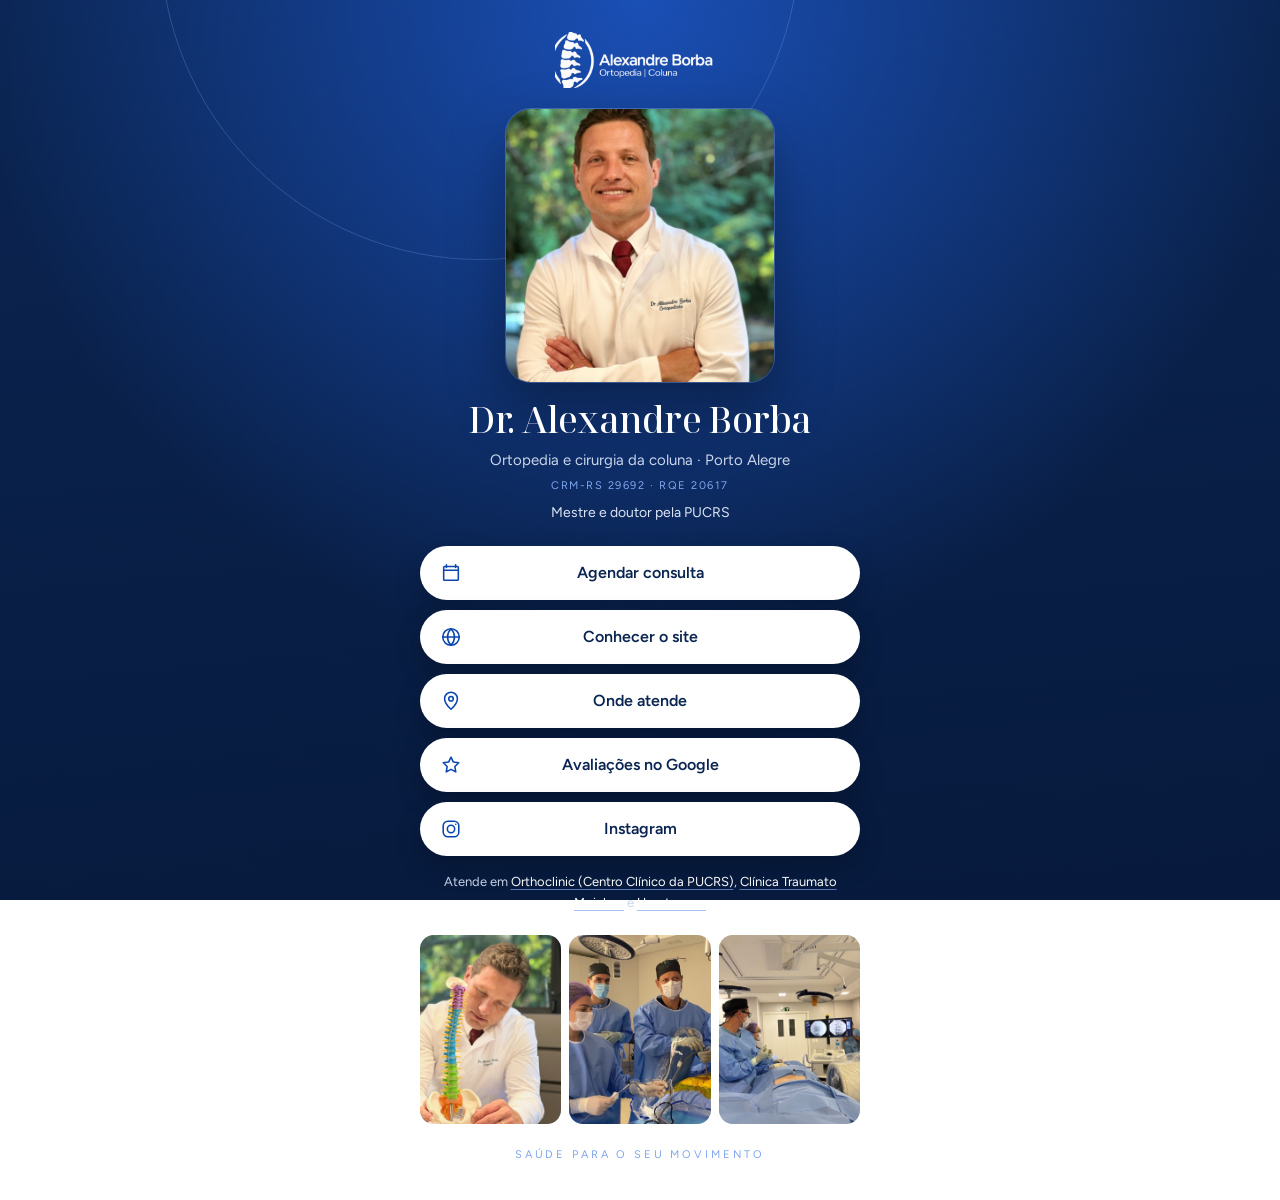
<file: links.html>
<!DOCTYPE html>
<html lang="pt-BR">
<head>
<meta charset="UTF-8">
<meta name="viewport" content="width=device-width, initial-scale=1">
<title>Dr. Alexandre Borba | Links</title>
<meta name="description" content="Agende sua consulta com o Dr. Alexandre Borba, ortopedista e cirurgião de coluna em Porto Alegre.">
<meta name="robots" content="noindex, follow">
<meta name="theme-color" content="#0B2552">
<link rel="canonical" href="https://alexandreborba.com.br/links.html">
<meta property="og:type" content="website">
<meta property="og:locale" content="pt_BR">
<meta property="og:title" content="Dr. Alexandre Borba | Ortopedia e Coluna">
<meta property="og:description" content="Agende sua consulta com o Dr. Alexandre Borba em Porto Alegre.">
<meta property="og:url" content="https://alexandreborba.com.br/links.html">
<meta property="og:image" content="https://alexandreborba.com.br/assets/img/dr-alexandre-borba-hero.jpg">
<link rel="preconnect" href="https://fonts.googleapis.com">
<link rel="preconnect" href="https://fonts.gstatic.com" crossorigin>
<link href="https://fonts.googleapis.com/css2?family=Noto+Serif+Display:wght@400;500;600;700&family=Figtree:wght@400;500;600;700&display=swap" rel="stylesheet">
<link rel="stylesheet" href="assets/site.css">
<script>window.SITE_DEMO = true;</script>
</head>
<body class="bio-page">

<main class="bio">
  <div class="bio-wrap">
    <header class="bio-head">
      <img class="bio-logo" src="assets/img/logo-alexandre-borba-branco.png" width="520" height="170" alt="Alexandre Borba, Ortopedia e Coluna">
      <img class="bio-photo" src="assets/img/dr-alexandre-borba-retrato.jpg" width="1124" height="1500" alt="Dr. Alexandre Borba" fetchpriority="high">
      <h1>Dr. Alexandre Borba</h1>
      <p class="bio-role">Ortopedia e cirurgia da coluna · Porto Alegre</p>
      <p class="bio-crm">CRM-RS 29692 · RQE 20617</p>
      <p class="bio-title">Mestre e doutor pela PUCRS</p>
    </header>
    <nav class="bio-btns" aria-label="Links"><a class="bio-btn" href="https://wa.me/5551999481717?text=Ol%C3%A1%2C%20gostaria%20de%20agendar%20uma%20consulta%20com%20o%20Dr.%20Alexandre%20Borba." data-agendar data-origem="bio-instagram"><svg class="bio-ico" viewBox="0 0 24 24" fill="none" stroke="currentColor" stroke-width="1.7" stroke-linecap="round" stroke-linejoin="round" aria-hidden="true"><path d="M7 3v3M17 3v3M4 9h16M5 5h14a1 1 0 0 1 1 1v13a1 1 0 0 1-1 1H5a1 1 0 0 1-1-1V6a1 1 0 0 1 1-1z"/></svg><span>Agendar consulta</span></a><a class="bio-btn" href="index.html?utm_source=instagram&utm_medium=bio"><svg class="bio-ico" viewBox="0 0 24 24" fill="none" stroke="currentColor" stroke-width="1.7" stroke-linecap="round" stroke-linejoin="round" aria-hidden="true"><circle cx="12" cy="12" r="9"/><path d="M3 12h18M12 3c2.5 2.6 3.8 5.6 3.8 9s-1.3 6.4-3.8 9c-2.5-2.6-3.8-5.6-3.8-9S9.5 5.6 12 3z"/></svg><span>Conhecer o site</span></a><a class="bio-btn" href="contato.html?utm_source=instagram&utm_medium=bio"><svg class="bio-ico" viewBox="0 0 24 24" fill="none" stroke="currentColor" stroke-width="1.7" stroke-linecap="round" stroke-linejoin="round" aria-hidden="true"><path d="M12 21s-7-6.2-7-11.5A7 7 0 0 1 19 9.5C19 14.8 12 21 12 21z"/><circle cx="12" cy="9.5" r="2.5"/></svg><span>Onde atende</span></a><a class="bio-btn" href="https://www.google.com/maps?cid=7950288220098017709" target="_blank" rel="noopener"><svg class="bio-ico" viewBox="0 0 24 24" fill="none" stroke="currentColor" stroke-width="1.7" stroke-linecap="round" stroke-linejoin="round" aria-hidden="true"><path d="M12 3.5l2.6 5.3 5.8.8-4.2 4.1 1 5.8L12 16.8l-5.2 2.7 1-5.8-4.2-4.1 5.8-.8z"/></svg><span>Avaliações no Google</span></a><a class="bio-btn" href="https://www.instagram.com/alexandreborbacoluna/" target="_blank" rel="noopener"><svg class="bio-ico" viewBox="0 0 24 24" fill="none" stroke="currentColor" stroke-width="1.7" stroke-linecap="round" stroke-linejoin="round" aria-hidden="true"><rect x="3.5" y="3.5" width="17" height="17" rx="5"/><circle cx="12" cy="12" r="4"/><circle cx="17.2" cy="6.8" r=".9" fill="currentColor" stroke="none"/></svg><span>Instagram</span></a></nav>
    <p class="bio-clinicas">Atende em <a href="https://www.google.com/maps/search/?api=1&query=Orthoclinic%20Centro%20Cl%C3%ADnico%20PUCRS%20Av.%20Ipiranga%206690%20Porto%20Alegre" target="_blank" rel="noopener">Orthoclinic (Centro Clínico da PUCRS)</a>, <a href="https://clinicatraumato.com.br/" target="_blank" rel="noopener">Clínica Traumato Moinhos</a> e <a href="https://urgetrauma.com.br/" target="_blank" rel="noopener">Urgetrauma</a></p>
    <section class="bio-gallery" aria-label="Fotos"><div class="photo"><img src="assets/img/dr-alexandre-borba-modelo-coluna.jpg" srcset="assets/img/dr-alexandre-borba-modelo-coluna-640.jpg 640w, assets/img/dr-alexandre-borba-modelo-coluna-960.jpg 960w, assets/img/dr-alexandre-borba-modelo-coluna.jpg 1124w" sizes="(min-width: 1000px) 33vw, (min-width: 640px) 50vw, 66vw" width="1124" height="1500" alt="Dr. Alexandre Borba explicando a coluna com um modelo anatômico" loading="lazy"></div><div class="photo"><img src="assets/img/cirurgia-endoscopica-equipe-vertebral.jpg" srcset="assets/img/cirurgia-endoscopica-equipe-vertebral-640.jpg 640w, assets/img/cirurgia-endoscopica-equipe-vertebral-960.jpg 960w, assets/img/cirurgia-endoscopica-equipe-vertebral.jpg 1200w" sizes="(min-width: 1000px) 33vw, (min-width: 640px) 50vw, 66vw" width="1200" height="1600" alt="Equipe durante cirurgia endoscópica da coluna" loading="lazy"></div><div class="photo"><img src="assets/img/bloqueio-coluna-fluoroscopia.jpg" srcset="assets/img/bloqueio-coluna-fluoroscopia-640.jpg 640w, assets/img/bloqueio-coluna-fluoroscopia-960.jpg 960w, assets/img/bloqueio-coluna-fluoroscopia.jpg 1200w" sizes="(min-width: 1000px) 33vw, (min-width: 640px) 50vw, 66vw" width="1200" height="1600" alt="Procedimento na coluna guiado por fluoroscopia" loading="lazy"></div></section>
    <p class="bio-motto">Saúde para o seu movimento</p>
  </div>
</main>

<dialog class="modal" id="agendar" aria-labelledby="agendar-titulo">
  <div class="modal-in">
    <button class="modal-x" type="button" data-fechar aria-label="Fechar">&times;</button>
    <h2 id="agendar-titulo">Agende sua consulta</h2>
    <p class="lede">Preencha os dados e continue a conversa no WhatsApp com a equipe do Dr. Alexandre Borba.</p>
    <form id="form-agendar" novalidate>
      <div class="field">
        <label for="nome">Seu nome</label>
        <input type="text" id="nome" name="nome" autocomplete="name" required aria-describedby="nome-erro">
        <span class="err" id="nome-erro">Informe seu nome.</span>
      </div>
      <div class="field">
        <label for="telefone">WhatsApp com DDD</label>
        <input type="tel" id="telefone" name="telefone" autocomplete="tel" inputmode="numeric" placeholder="(51) 99999-9999" required aria-describedby="telefone-erro">
        <span class="err" id="telefone-erro">Informe um telefone com DDD, por exemplo (51) 99999-9999.</span>
      </div>
      <div class="field">
        <label for="motivo">Qual é o principal motivo da consulta?</label>
        <select id="motivo" name="motivo" required aria-describedby="motivo-erro"><option value="">Selecione</option><option>Hérnia de disco</option><option>Dor ciática (dor que desce para a perna)</option><option>Dor na lombar</option><option>Dor no pescoço ou no braço</option><option>Estenose de canal</option><option>Já tenho indicação de cirurgia e quero uma segunda opinião</option><option>PRP ou medicina regenerativa</option><option>Protocolo de Saúde Ortopédica e Performance</option><option>Outro motivo</option></select>
        <span class="err" id="motivo-erro">Selecione o motivo da consulta.</span>
      </div>
      <fieldset class="field">
        <legend>Já fez ressonância magnética da coluna?</legend>
        <div class="radios">
          <label><input type="radio" name="exame" value="Sim" checked> Sim</label>
          <label><input type="radio" name="exame" value="Não"> Não</label>
        </div>
      </fieldset>
      <div class="field">
        <label for="local">Local de preferência</label>
        <select id="local" name="local"><option>Sem preferência</option><option>Orthoclinic, Centro Clínico da PUCRS</option><option>Clínica de Traumatologia e Ortopedia Moinhos de Vento</option><option>Urgetrauma</option></select>
      </div>
      <button class="btn btn-primary" type="submit">Enviar e continuar no WhatsApp</button>
      <p class="form-done" id="form-ok" role="status">Pronto. Se o WhatsApp não abriu, <a id="form-link" href="#">toque aqui para abrir a conversa</a>.</p>
      <p class="form-note">Seus dados são usados apenas para o agendamento da consulta.</p>
    </form>
  </div>
</dialog>
<script src="assets/site.js" defer></script>
</body>
</html>
</file>
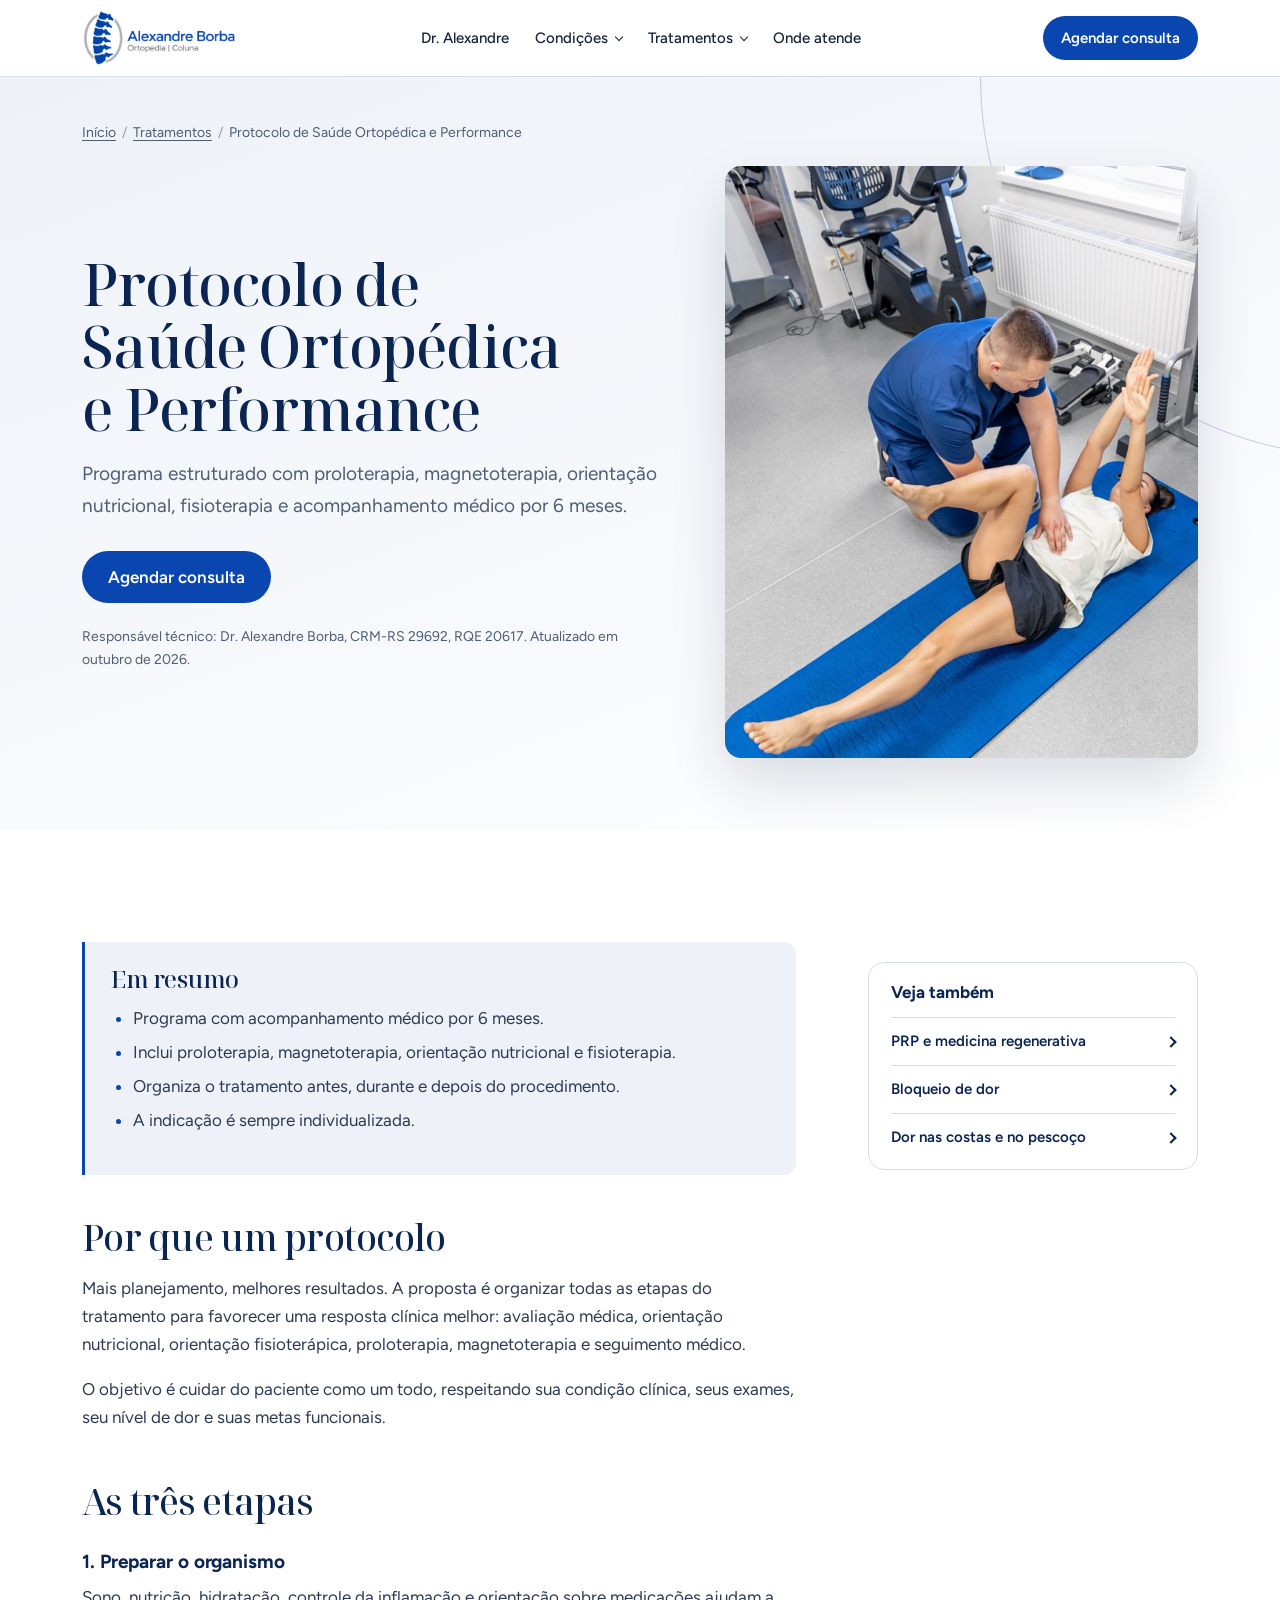
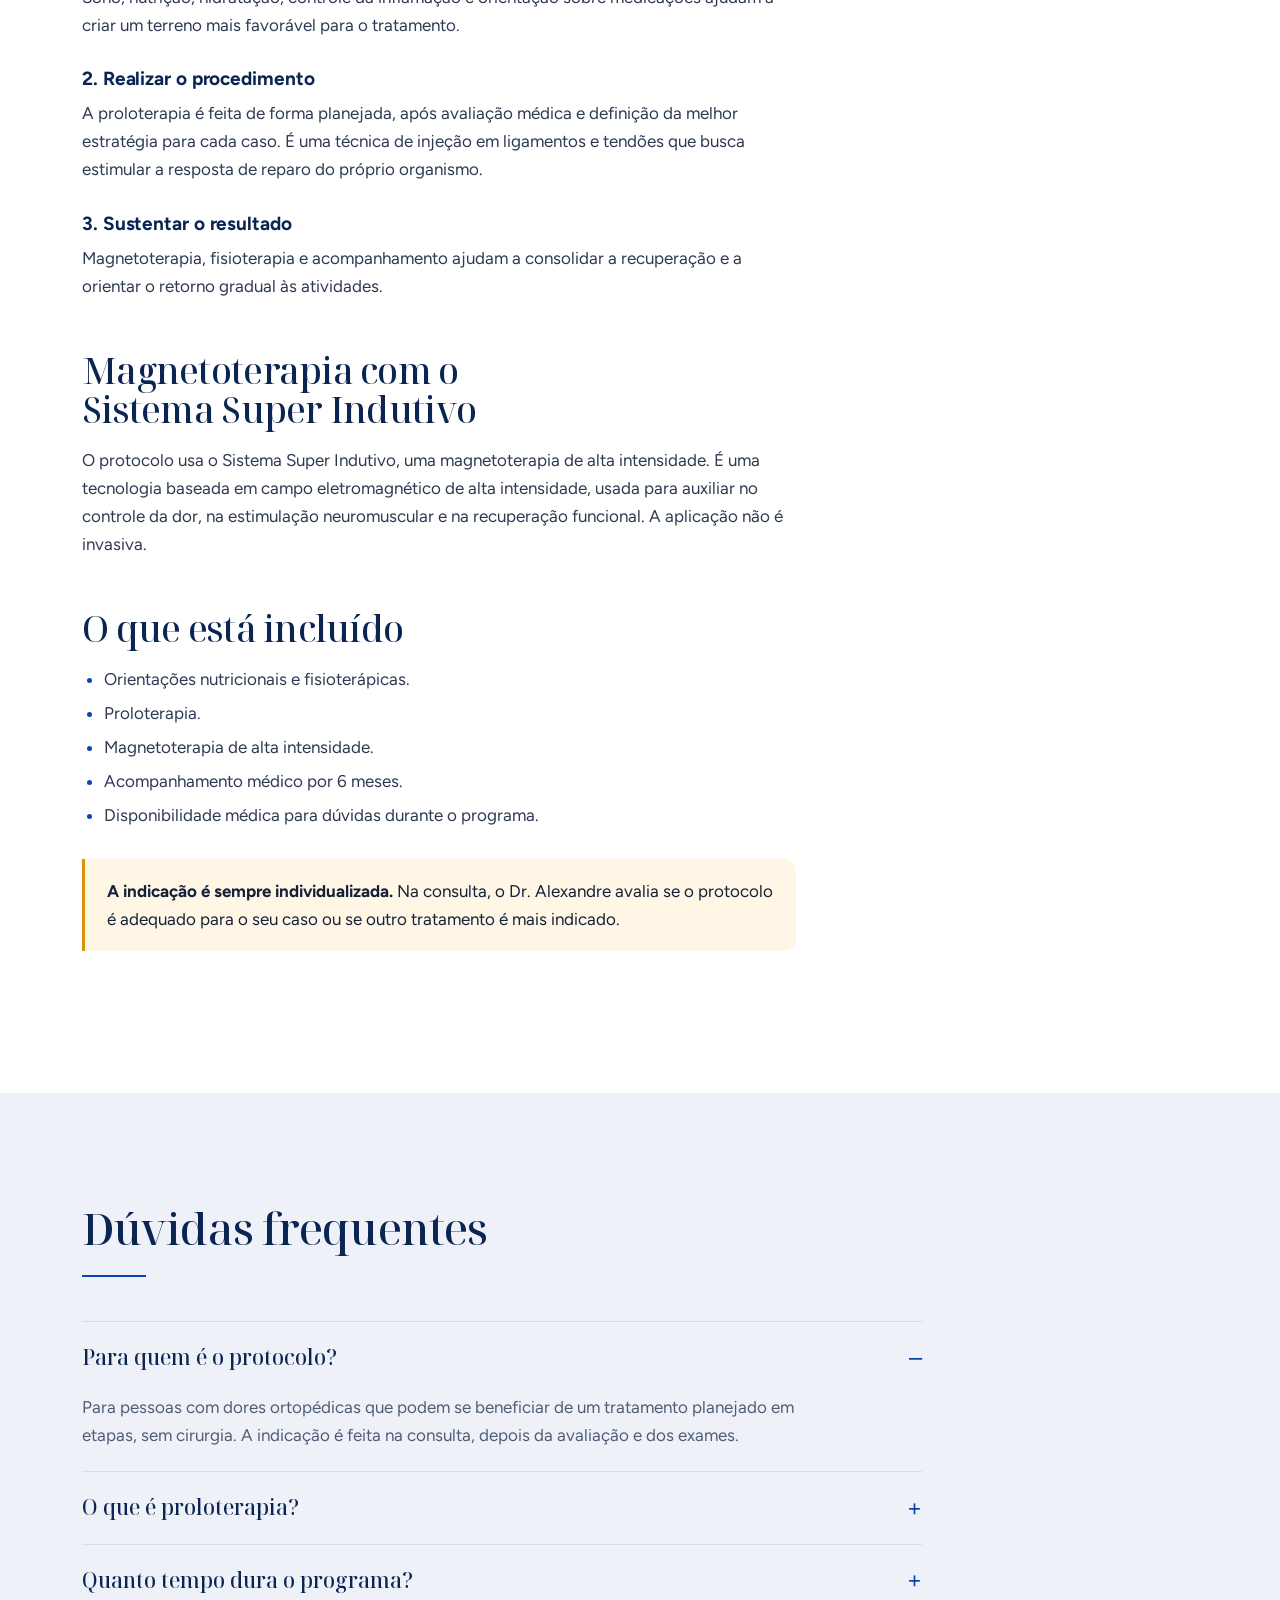
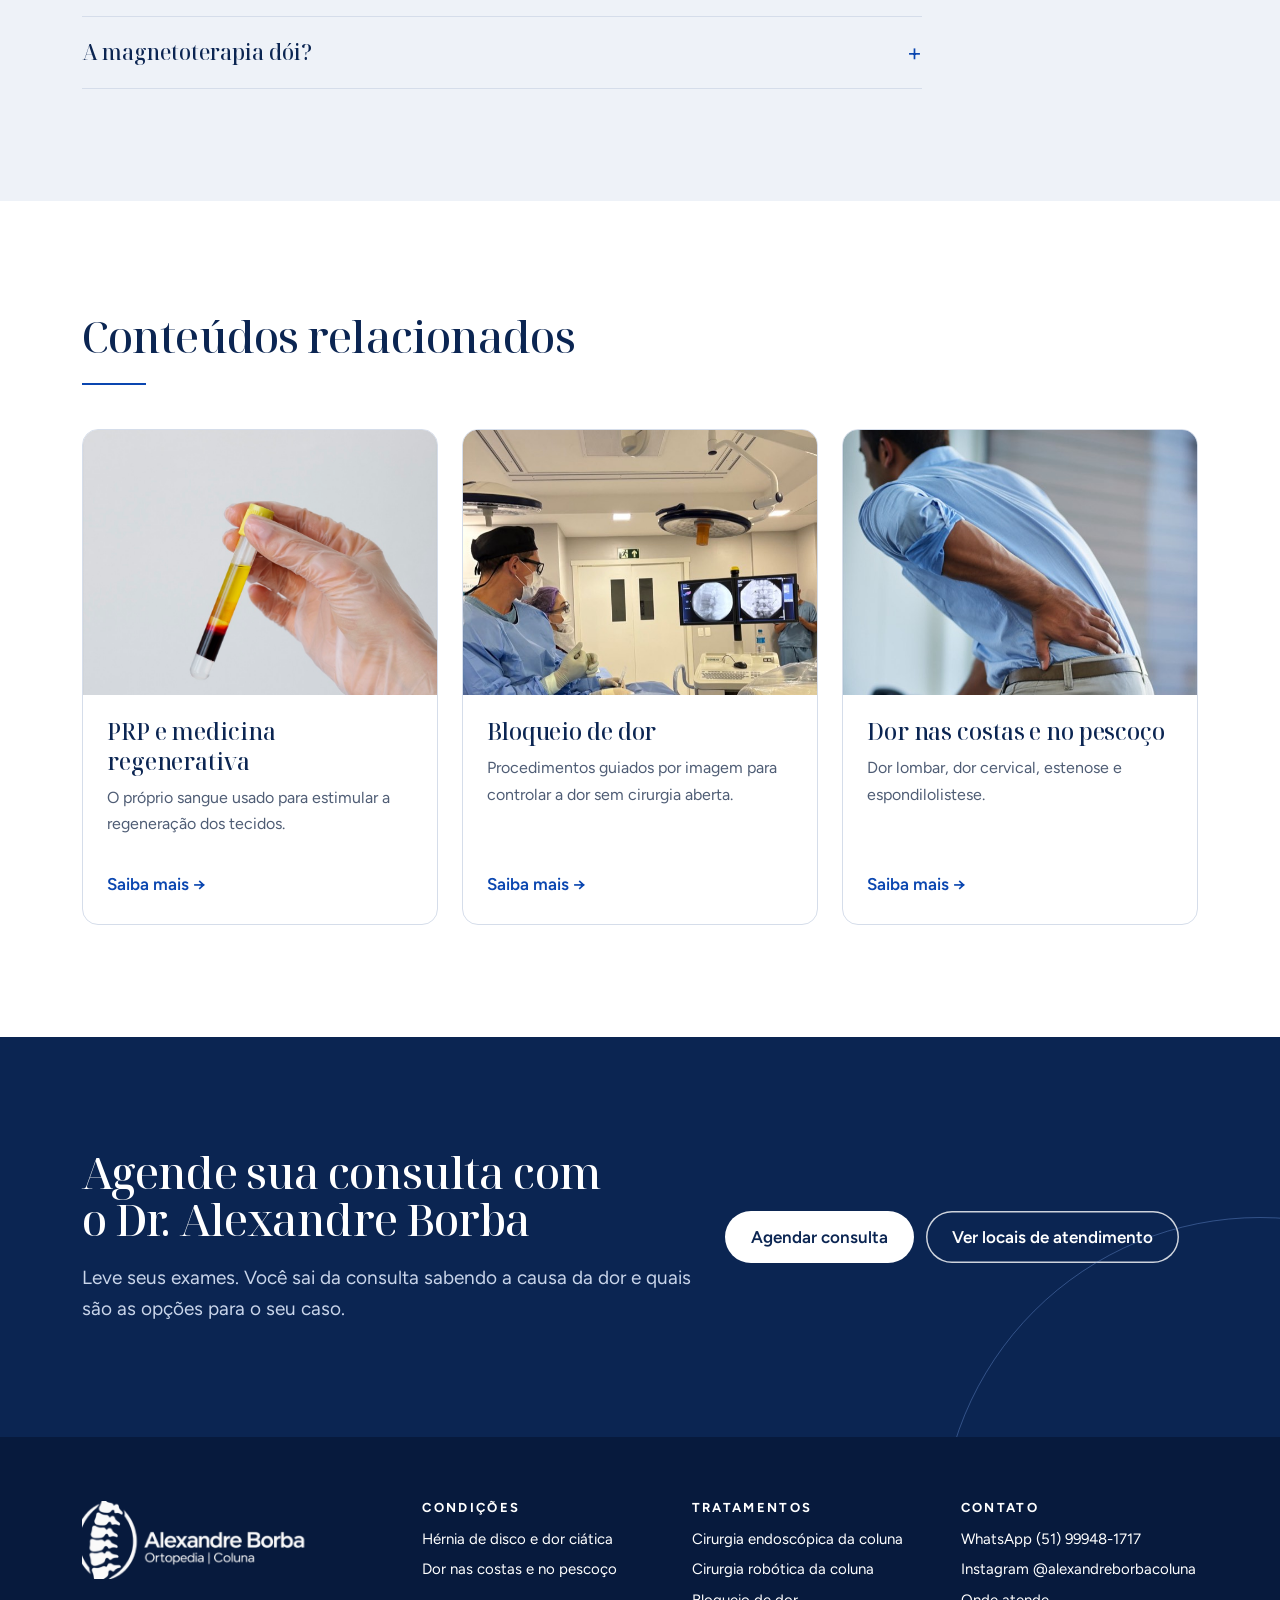
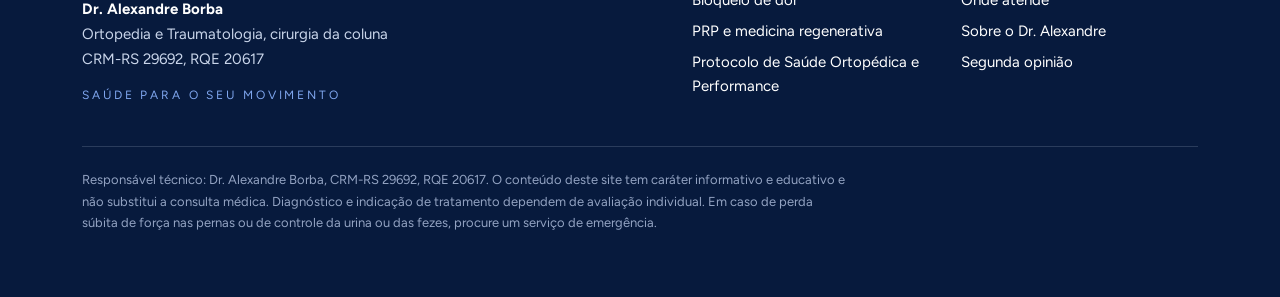
<file: protocolo-saude-ortopedica-e-performance.html>
<!DOCTYPE html>
<html lang="pt-BR">
<head>
<meta charset="UTF-8">
<meta name="viewport" content="width=device-width, initial-scale=1">
<title>Protocolo de Saúde Ortopédica e Performance | Dr. Alexandre Borba, Porto Alegre</title>
<meta name="description" content="Programa de 6 meses com proloterapia, magnetoterapia, orientação nutricional, fisioterapia e acompanhamento médico. Dr. Alexandre Borba, Porto Alegre.">
<meta name="author" content="Dr. Alexandre Borba">
<meta name="robots" content="noindex, nofollow">
<meta name="theme-color" content="#0B2552">
<link rel="canonical" href="https://alexandreborba.com.br/protocolo-saude-ortopedica-e-performance.html">
<meta property="og:type" content="website">
<meta property="og:locale" content="pt_BR">
<meta property="og:site_name" content="Dr. Alexandre Borba | Coluna">
<meta property="og:title" content="Protocolo de Saúde Ortopédica e Performance | Dr. Alexandre Borba, Porto Alegre">
<meta property="og:description" content="Programa de 6 meses com proloterapia, magnetoterapia, orientação nutricional, fisioterapia e acompanhamento médico. Dr. Alexandre Borba, Porto Alegre.">
<meta property="og:url" content="https://alexandreborba.com.br/protocolo-saude-ortopedica-e-performance.html">
<meta property="og:image" content="https://alexandreborba.com.br/assets/img/reabilitacao-protocolo.jpg">
<meta name="twitter:card" content="summary_large_image">
<meta name="geo.region" content="BR-RS">
<meta name="geo.placename" content="Porto Alegre">
<link rel="preconnect" href="https://fonts.googleapis.com">
<link rel="preconnect" href="https://fonts.gstatic.com" crossorigin>
<link href="https://fonts.googleapis.com/css2?family=Noto+Serif+Display:wght@400;500;600;700&family=Figtree:wght@400;500;600;700&display=swap" rel="stylesheet">
<link rel="stylesheet" href="assets/site.css">
<script type="application/ld+json">
{
 "@context": "https://schema.org",
 "@graph": [
  {
   "@type": "MedicalWebPage",
   "@id": "https://alexandreborba.com.br/protocolo-saude-ortopedica-e-performance.html#pagina",
   "url": "https://alexandreborba.com.br/protocolo-saude-ortopedica-e-performance.html",
   "name": "Protocolo de Saúde Ortopédica e Performance | Dr. Alexandre Borba, Porto Alegre",
   "description": "Programa de 6 meses com proloterapia, magnetoterapia, orientação nutricional, fisioterapia e acompanhamento médico. Dr. Alexandre Borba, Porto Alegre.",
   "isPartOf": {
    "@id": "https://alexandreborba.com.br/#site"
   },
   "about": {
    "@id": "https://alexandreborba.com.br/protocolo-saude-ortopedica-e-performance.html#tema"
   },
   "author": {
    "@id": "https://alexandreborba.com.br/#medico"
   },
   "inLanguage": "pt-BR",
   "dateModified": "2026-10-29",
   "audience": {
    "@type": "Patient"
   }
  },
  {
   "@type": "MedicalTherapy",
   "@id": "https://alexandreborba.com.br/protocolo-saude-ortopedica-e-performance.html#tema",
   "name": "Protocolo de Saúde Ortopédica e Performance",
   "description": "Programa estruturado com proloterapia, magnetoterapia, orientação nutricional, fisioterapia e acompanhamento médico por 6 meses."
  },
  {
   "@type": [
    "Physician",
    "Person"
   ],
   "@id": "https://alexandreborba.com.br/#medico",
   "name": "Dr. Alexandre Borba",
   "url": "https://alexandreborba.com.br/dr-alexandre-borba.html",
   "image": "https://alexandreborba.com.br/assets/img/dr-alexandre-borba-retrato.jpg",
   "logo": "https://alexandreborba.com.br/assets/img/logo-alexandre-borba.png",
   "slogan": "Saúde para o seu movimento",
   "jobTitle": "Ortopedista e Traumatologista, cirurgião de coluna",
   "telephone": "+55-51-99948-1717",
   "identifier": [
    {
     "@type": "PropertyValue",
     "propertyID": "CRM-RS",
     "value": "29692"
    },
    {
     "@type": "PropertyValue",
     "propertyID": "RQE",
     "value": "20617"
    }
   ],
   "address": {
    "@type": "PostalAddress",
    "streetAddress": "Av. Ipiranga, 6690, sala 301, Centro Clínico da PUCRS",
    "addressLocality": "Porto Alegre",
    "addressRegion": "RS",
    "addressCountry": "BR"
   },
   "sameAs": [
    "https://www.instagram.com/alexandreborbacoluna/",
    "http://lattes.cnpq.br/7791435081480795",
    "https://vertebralrs.com.br/dr-alexandre-borba/",
    "https://www.google.com/maps?cid=7950288220098017709"
   ]
  },
  {
   "@type": "BreadcrumbList",
   "itemListElement": [
    {
     "@type": "ListItem",
     "position": 1,
     "name": "Início",
     "item": "https://alexandreborba.com.br/"
    },
    {
     "@type": "ListItem",
     "position": 2,
     "name": "Tratamentos",
     "item": "https://alexandreborba.com.br/index.html#tratamentos"
    },
    {
     "@type": "ListItem",
     "position": 3,
     "name": "Protocolo de Saúde Ortopédica e Performance",
     "item": "https://alexandreborba.com.br/protocolo-saude-ortopedica-e-performance.html"
    }
   ]
  },
  {
   "@type": "FAQPage",
   "@id": "https://alexandreborba.com.br/protocolo-saude-ortopedica-e-performance.html#faq",
   "mainEntity": [
    {
     "@type": "Question",
     "name": "Para quem é o protocolo?",
     "acceptedAnswer": {
      "@type": "Answer",
      "text": "Para pessoas com dores ortopédicas que podem se beneficiar de um tratamento planejado em etapas, sem cirurgia. A indicação é feita na consulta, depois da avaliação e dos exames."
     }
    },
    {
     "@type": "Question",
     "name": "O que é proloterapia?",
     "acceptedAnswer": {
      "@type": "Answer",
      "text": "É uma técnica de injeção em ligamentos e tendões que busca estimular a resposta de reparo do próprio organismo. No protocolo, ela é feita de forma planejada, após avaliação médica."
     }
    },
    {
     "@type": "Question",
     "name": "Quanto tempo dura o programa?",
     "acceptedAnswer": {
      "@type": "Answer",
      "text": "O acompanhamento é de 6 meses, com consultas de seguimento e disponibilidade médica para dúvidas."
     }
    },
    {
     "@type": "Question",
     "name": "A magnetoterapia dói?",
     "acceptedAnswer": {
      "@type": "Answer",
      "text": "Não. A magnetoterapia de alta intensidade é aplicada sobre a pele, sem agulhas, e costuma ser bem tolerada."
     }
    }
   ]
  }
 ]
}
</script>
<script>window.SITE_DEMO = true;</script>
</head>
<body>

<a class="skip" href="#conteudo">Pular para o conteúdo</a>
<header class="top">
  <div class="wrap">
    <a class="brand" href="index.html"><img src="assets/img/logo-alexandre-borba.png" width="400" height="143" alt="Dr. Alexandre Borba, Ortopedia e Coluna"></a>
    <nav class="nav" aria-label="Principal"><ul><li><a href="dr-alexandre-borba.html">Dr. Alexandre</a></li><li class="has-sub"><a href="index.html#doencas">Condições</a><ul class="sub"><li><a href="hernia-de-disco.html">Hérnia de disco e dor ciática</a></li><li><a href="dor-na-coluna.html">Dor nas costas e no pescoço</a></li></ul></li><li class="has-sub"><a href="index.html#tratamentos">Tratamentos</a><ul class="sub"><li><a href="cirurgia-endoscopica-da-coluna.html">Cirurgia endoscópica da coluna</a></li><li><a href="cirurgia-robotica-da-coluna.html">Cirurgia robótica da coluna</a></li><li><a href="bloqueios-da-coluna.html">Bloqueio de dor</a></li><li><a href="prp-medicina-regenerativa.html">PRP e medicina regenerativa</a></li><li><a href="protocolo-saude-ortopedica-e-performance.html" aria-current="page">Protocolo de Saúde Ortopédica e Performance</a></li></ul></li><li><a href="contato.html">Onde atende</a></li></ul></nav>
    <div class="top-actions">
      <a class="btn btn-primary" href="https://wa.me/5551999481717?text=Ol%C3%A1%2C%20gostaria%20de%20agendar%20uma%20consulta%20com%20o%20Dr.%20Alexandre%20Borba." data-agendar data-origem="topo">Agendar consulta</a>
      <button class="menu-btn" id="menu-btn" type="button" aria-label="Abrir menu" aria-expanded="false" aria-controls="mnav"><span></span></button>
    </div>
  </div>
  <nav class="mnav" id="mnav" aria-label="Menu"><div class="wrap"><a href="dr-alexandre-borba.html">Dr. Alexandre Borba</a><p class="grp"><a href="index.html#doencas">Condições</a></p><ul><li><a href="hernia-de-disco.html">Hérnia de disco e dor ciática</a></li><li><a href="dor-na-coluna.html">Dor nas costas e no pescoço</a></li></ul><p class="grp"><a href="index.html#tratamentos">Tratamentos</a></p><ul><li><a href="cirurgia-endoscopica-da-coluna.html">Cirurgia endoscópica da coluna</a></li><li><a href="cirurgia-robotica-da-coluna.html">Cirurgia robótica da coluna</a></li><li><a href="bloqueios-da-coluna.html">Bloqueio de dor</a></li><li><a href="prp-medicina-regenerativa.html">PRP e medicina regenerativa</a></li><li><a href="protocolo-saude-ortopedica-e-performance.html" aria-current="page">Protocolo de Saúde Ortopédica e Performance</a></li></ul><a href="contato.html">Onde atende</a></div></nav>
</header>
<main id="conteudo">

<section class="phero">
  <div class="wrap">
    <nav class="crumbs" aria-label="Você está em"><ol><li><a href="index.html">Início</a></li><li><a href="index.html#tratamentos">Tratamentos</a></li><li aria-current="page">Protocolo de Saúde Ortopédica e Performance</li></ol></nav>
    <div class="phero-grid">
      <div>
        <h1>Protocolo de Saúde Ortopédica e Performance</h1>
        <p class="lede">Programa estruturado com proloterapia, magnetoterapia, orientação nutricional, fisioterapia e acompanhamento médico por 6 meses.</p>
        <div class="actions"><a class="btn btn-primary" href="https://wa.me/5551999481717?text=Ol%C3%A1%2C%20gostaria%20de%20agendar%20uma%20consulta%20com%20o%20Dr.%20Alexandre%20Borba." data-agendar data-origem="protocolo-saude-ortopedica-e-performance-topo" data-motivo="Protocolo de Saúde Ortopédica e Performance">Agendar consulta</a></div>
        <p class="byline">Responsável técnico: Dr. Alexandre Borba, CRM-RS 29692, RQE 20617. Atualizado em outubro de 2026.</p>
      </div>
      <figure><div class="photo r45 "><img src="assets/img/reabilitacao-protocolo.jpg" srcset="assets/img/reabilitacao-protocolo-640.jpg 640w, assets/img/reabilitacao-protocolo-960.jpg 960w, assets/img/reabilitacao-protocolo.jpg 1000w" sizes="(min-width: 1000px) 33vw, (min-width: 640px) 50vw, 66vw" width="1000" height="1500" alt="Paciente fazendo exercício de reabilitação com fisioterapeuta" fetchpriority="high"></div></figure>
    </div>
  </div>
</section>

<section class="band">
  <div class="wrap layout">
    <article class="prose">
      <div class="summary"><h2>Em resumo</h2><ul><li>Programa com acompanhamento médico por 6 meses.</li><li>Inclui proloterapia, magnetoterapia, orientação nutricional e fisioterapia.</li><li>Organiza o tratamento antes, durante e depois do procedimento.</li><li>A indicação é sempre individualizada.</li></ul></div>
      <h2>Por que um protocolo</h2>
<p>Mais planejamento, melhores resultados. A proposta é organizar todas as etapas do tratamento para favorecer uma resposta clínica melhor: avaliação médica, orientação nutricional, orientação fisioterápica, proloterapia, magnetoterapia e seguimento médico.</p>
<p>O objetivo é cuidar do paciente como um todo, respeitando sua condição clínica, seus exames, seu nível de dor e suas metas funcionais.</p>
<h2>As três etapas</h2>
<h3>1. Preparar o organismo</h3>
<p>Sono, nutrição, hidratação, controle da inflamação e orientação sobre medicações ajudam a criar um terreno mais favorável para o tratamento.</p>
<h3>2. Realizar o procedimento</h3>
<p>A proloterapia é feita de forma planejada, após avaliação médica e definição da melhor estratégia para cada caso. É uma técnica de injeção em ligamentos e tendões que busca estimular a resposta de reparo do próprio organismo.</p>
<h3>3. Sustentar o resultado</h3>
<p>Magnetoterapia, fisioterapia e acompanhamento ajudam a consolidar a recuperação e a orientar o retorno gradual às atividades.</p>
<h2>Magnetoterapia com o Sistema Super Indutivo</h2>
<p>O protocolo usa o Sistema Super Indutivo, uma magnetoterapia de alta intensidade. É uma tecnologia baseada em campo eletromagnético de alta intensidade, usada para auxiliar no controle da dor, na estimulação neuromuscular e na recuperação funcional. A aplicação não é invasiva.</p>
<h2>O que está incluído</h2>
<ul><li>Orientações nutricionais e fisioterápicas.</li><li>Proloterapia.</li><li>Magnetoterapia de alta intensidade.</li><li>Acompanhamento médico por 6 meses.</li><li>Disponibilidade médica para dúvidas durante o programa.</li></ul>
<div class="note"><p><strong>A indicação é sempre individualizada.</strong> Na consulta, o Dr. Alexandre avalia se o protocolo é adequado para o seu caso ou se outro tratamento é mais indicado.</p></div>
    </article>
    <aside>
      <div>
        <div class="aside-links"><h2>Veja também</h2><ul class="linklist"><li><a href="prp-medicina-regenerativa.html">PRP e medicina regenerativa</a></li><li><a href="bloqueios-da-coluna.html">Bloqueio de dor</a></li><li><a href="dor-na-coluna.html">Dor nas costas e no pescoço</a></li></ul></div>
      </div>
    </aside>
  </div>
</section>

<section class="band band-mist" aria-labelledby="faq-titulo">
  <div class="wrap">
    <div class="head"><h2 id="faq-titulo">Dúvidas frequentes</h2></div>
    <div class="faq"><details open><summary>Para quem é o protocolo?</summary><p>Para pessoas com dores ortopédicas que podem se beneficiar de um tratamento planejado em etapas, sem cirurgia. A indicação é feita na consulta, depois da avaliação e dos exames.</p></details><details><summary>O que é proloterapia?</summary><p>É uma técnica de injeção em ligamentos e tendões que busca estimular a resposta de reparo do próprio organismo. No protocolo, ela é feita de forma planejada, após avaliação médica.</p></details><details><summary>Quanto tempo dura o programa?</summary><p>O acompanhamento é de 6 meses, com consultas de seguimento e disponibilidade médica para dúvidas.</p></details><details><summary>A magnetoterapia dói?</summary><p>Não. A magnetoterapia de alta intensidade é aplicada sobre a pele, sem agulhas, e costuma ser bem tolerada.</p></details></div>
  </div>
</section>

<section class="band" aria-labelledby="rel-titulo">
  <div class="wrap">
    <div class="head"><h2 id="rel-titulo">Conteúdos relacionados</h2></div>
    <ul class="cards cards-3"><li><a class="card" href="prp-medicina-regenerativa.html"><div class="photo r43 "><img src="assets/img/prp-plasma-rico-em-plaquetas.jpg" width="998" height="1500" alt="Tubo de sangue centrifugado, com o plasma rico em plaquetas separado" loading="lazy"></div><div class="card-body"><h3>PRP e medicina regenerativa</h3><p>O próprio sangue usado para estimular a regeneração dos tecidos.</p><span>Saiba mais</span></div></a></li><li><a class="card" href="bloqueios-da-coluna.html"><div class="photo r43 "><img src="assets/img/bloqueio-coluna-fluoroscopia.jpg" srcset="assets/img/bloqueio-coluna-fluoroscopia-640.jpg 640w, assets/img/bloqueio-coluna-fluoroscopia-960.jpg 960w, assets/img/bloqueio-coluna-fluoroscopia.jpg 1200w" sizes="(min-width: 1000px) 33vw, (min-width: 640px) 50vw, 66vw" width="1200" height="1600" alt="Bloqueio na coluna lombar guiado por fluoroscopia, com as imagens no monitor" loading="lazy"></div><div class="card-body"><h3>Bloqueio de dor</h3><p>Procedimentos guiados por imagem para controlar a dor sem cirurgia aberta.</p><span>Saiba mais</span></div></a></li><li><a class="card" href="dor-na-coluna.html"><div class="photo r43 "><img src="assets/img/dor-nas-costas.jpg" srcset="assets/img/dor-nas-costas-640.jpg 640w, assets/img/dor-nas-costas-960.jpg 960w, assets/img/dor-nas-costas.jpg 1001w" sizes="(min-width: 1000px) 33vw, (min-width: 640px) 50vw, 66vw" width="1001" height="1500" alt="Homem com dor na lombar, com a mão nas costas, ao lado da mesa de trabalho" loading="lazy"></div><div class="card-body"><h3>Dor nas costas e no pescoço</h3><p>Dor lombar, dor cervical, estenose e espondilolistese.</p><span>Saiba mais</span></div></a></li></ul>
  </div>
</section>

<section class="band band-petrol band-cta">
  <div class="wrap cta-band">
    <div><h2>Agende sua consulta com o Dr. Alexandre Borba</h2><p class="lede">Leve seus exames. Você sai da consulta sabendo a causa da dor e quais são as opções para o seu caso.</p></div>
    <div class="actions"><a class="btn btn-primary" href="https://wa.me/5551999481717?text=Ol%C3%A1%2C%20gostaria%20de%20agendar%20uma%20consulta%20com%20o%20Dr.%20Alexandre%20Borba." data-agendar data-origem="protocolo-saude-ortopedica-e-performance-final" data-motivo="Protocolo de Saúde Ortopédica e Performance">Agendar consulta</a><a class="btn btn-ghost" href="contato.html">Ver locais de atendimento</a></div>
  </div>
</section>

</main>
<footer>
  <div class="wrap">
    <div class="foot-grid">
      <div>
        <img src="assets/img/logo-alexandre-borba-branco.png" width="520" height="170" alt="Alexandre Borba, Ortopedia e Coluna" loading="lazy" class="foot-logo">
        <p><strong style="color:#fff">Dr. Alexandre Borba</strong><br>Ortopedia e Traumatologia, cirurgia da coluna<br>CRM-RS 29692, RQE 20617</p>
        <p class="foot-motto">Saúde para o seu movimento</p>
      </div>
      <div><h2>Condições</h2><ul><li><a href="hernia-de-disco.html">Hérnia de disco e dor ciática</a></li><li><a href="dor-na-coluna.html">Dor nas costas e no pescoço</a></li></ul></div>
      <div><h2>Tratamentos</h2><ul><li><a href="cirurgia-endoscopica-da-coluna.html">Cirurgia endoscópica da coluna</a></li><li><a href="cirurgia-robotica-da-coluna.html">Cirurgia robótica da coluna</a></li><li><a href="bloqueios-da-coluna.html">Bloqueio de dor</a></li><li><a href="prp-medicina-regenerativa.html">PRP e medicina regenerativa</a></li><li><a href="protocolo-saude-ortopedica-e-performance.html">Protocolo de Saúde Ortopédica e Performance</a></li></ul></div>
      <div>
        <h2>Contato</h2>
        <ul>
          <li><a href="https://wa.me/5551999481717?text=Ol%C3%A1%2C%20gostaria%20de%20agendar%20uma%20consulta%20com%20o%20Dr.%20Alexandre%20Borba." data-agendar data-origem="rodape">WhatsApp (51) 99948-1717</a></li>
          <li><a href="https://www.instagram.com/alexandreborbacoluna/" target="_blank" rel="noopener">Instagram @alexandreborbacoluna</a></li>
          <li><a href="contato.html">Onde atende</a></li>
          <li><a href="dr-alexandre-borba.html">Sobre o Dr. Alexandre</a></li>
          <li><a href="index.html#segunda-opiniao">Segunda opinião</a></li>
        </ul>
      </div>
    </div>
    <div class="foot-legal">
      <p>Responsável técnico: Dr. Alexandre Borba, CRM-RS 29692, RQE 20617. O conteúdo deste site tem caráter informativo e educativo e não substitui a consulta médica. Diagnóstico e indicação de tratamento dependem de avaliação individual. Em caso de perda súbita de força nas pernas ou de controle da urina ou das fezes, procure um serviço de emergência.</p>
    </div>
  </div>
</footer>

<dialog class="modal" id="agendar" aria-labelledby="agendar-titulo">
  <div class="modal-in">
    <button class="modal-x" type="button" data-fechar aria-label="Fechar">&times;</button>
    <h2 id="agendar-titulo">Agende sua consulta</h2>
    <p class="lede">Preencha os dados e continue a conversa no WhatsApp com a equipe do Dr. Alexandre Borba.</p>
    <form id="form-agendar" novalidate>
      <div class="field">
        <label for="nome">Seu nome</label>
        <input type="text" id="nome" name="nome" autocomplete="name" required aria-describedby="nome-erro">
        <span class="err" id="nome-erro">Informe seu nome.</span>
      </div>
      <div class="field">
        <label for="telefone">WhatsApp com DDD</label>
        <input type="tel" id="telefone" name="telefone" autocomplete="tel" inputmode="numeric" placeholder="(51) 99999-9999" required aria-describedby="telefone-erro">
        <span class="err" id="telefone-erro">Informe um telefone com DDD, por exemplo (51) 99999-9999.</span>
      </div>
      <div class="field">
        <label for="motivo">Qual é o principal motivo da consulta?</label>
        <select id="motivo" name="motivo" required aria-describedby="motivo-erro"><option value="">Selecione</option><option>Hérnia de disco</option><option>Dor ciática (dor que desce para a perna)</option><option>Dor na lombar</option><option>Dor no pescoço ou no braço</option><option>Estenose de canal</option><option>Já tenho indicação de cirurgia e quero uma segunda opinião</option><option>PRP ou medicina regenerativa</option><option>Protocolo de Saúde Ortopédica e Performance</option><option>Outro motivo</option></select>
        <span class="err" id="motivo-erro">Selecione o motivo da consulta.</span>
      </div>
      <fieldset class="field">
        <legend>Já fez ressonância magnética da coluna?</legend>
        <div class="radios">
          <label><input type="radio" name="exame" value="Sim" checked> Sim</label>
          <label><input type="radio" name="exame" value="Não"> Não</label>
        </div>
      </fieldset>
      <div class="field">
        <label for="local">Local de preferência</label>
        <select id="local" name="local"><option>Sem preferência</option><option>Orthoclinic, Centro Clínico da PUCRS</option><option>Clínica de Traumatologia e Ortopedia Moinhos de Vento</option><option>Urgetrauma</option></select>
      </div>
      <button class="btn btn-primary" type="submit">Enviar e continuar no WhatsApp</button>
      <p class="form-done" id="form-ok" role="status">Pronto. Se o WhatsApp não abriu, <a id="form-link" href="#">toque aqui para abrir a conversa</a>.</p>
      <p class="form-note">Seus dados são usados apenas para o agendamento da consulta.</p>
    </form>
  </div>
</dialog>
<script src="assets/site.js" defer></script>
</body>
</html>
</file>
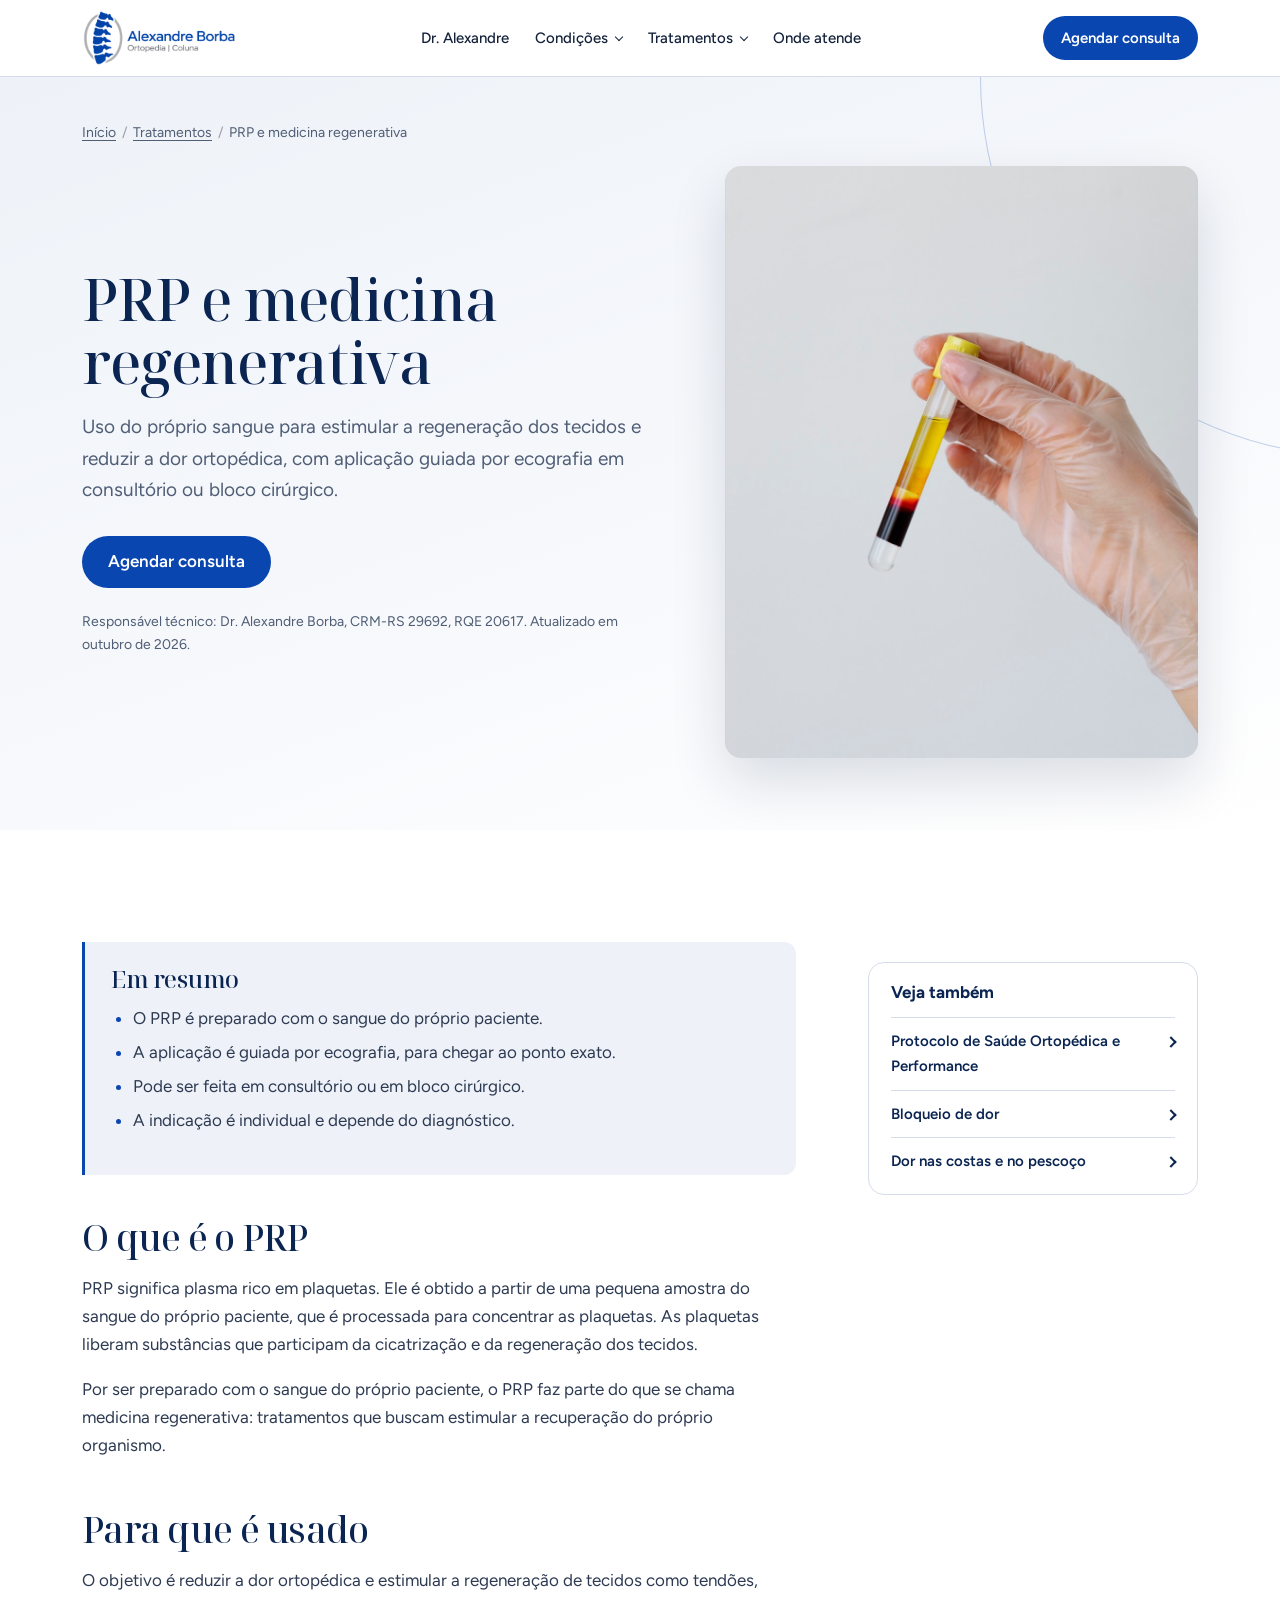
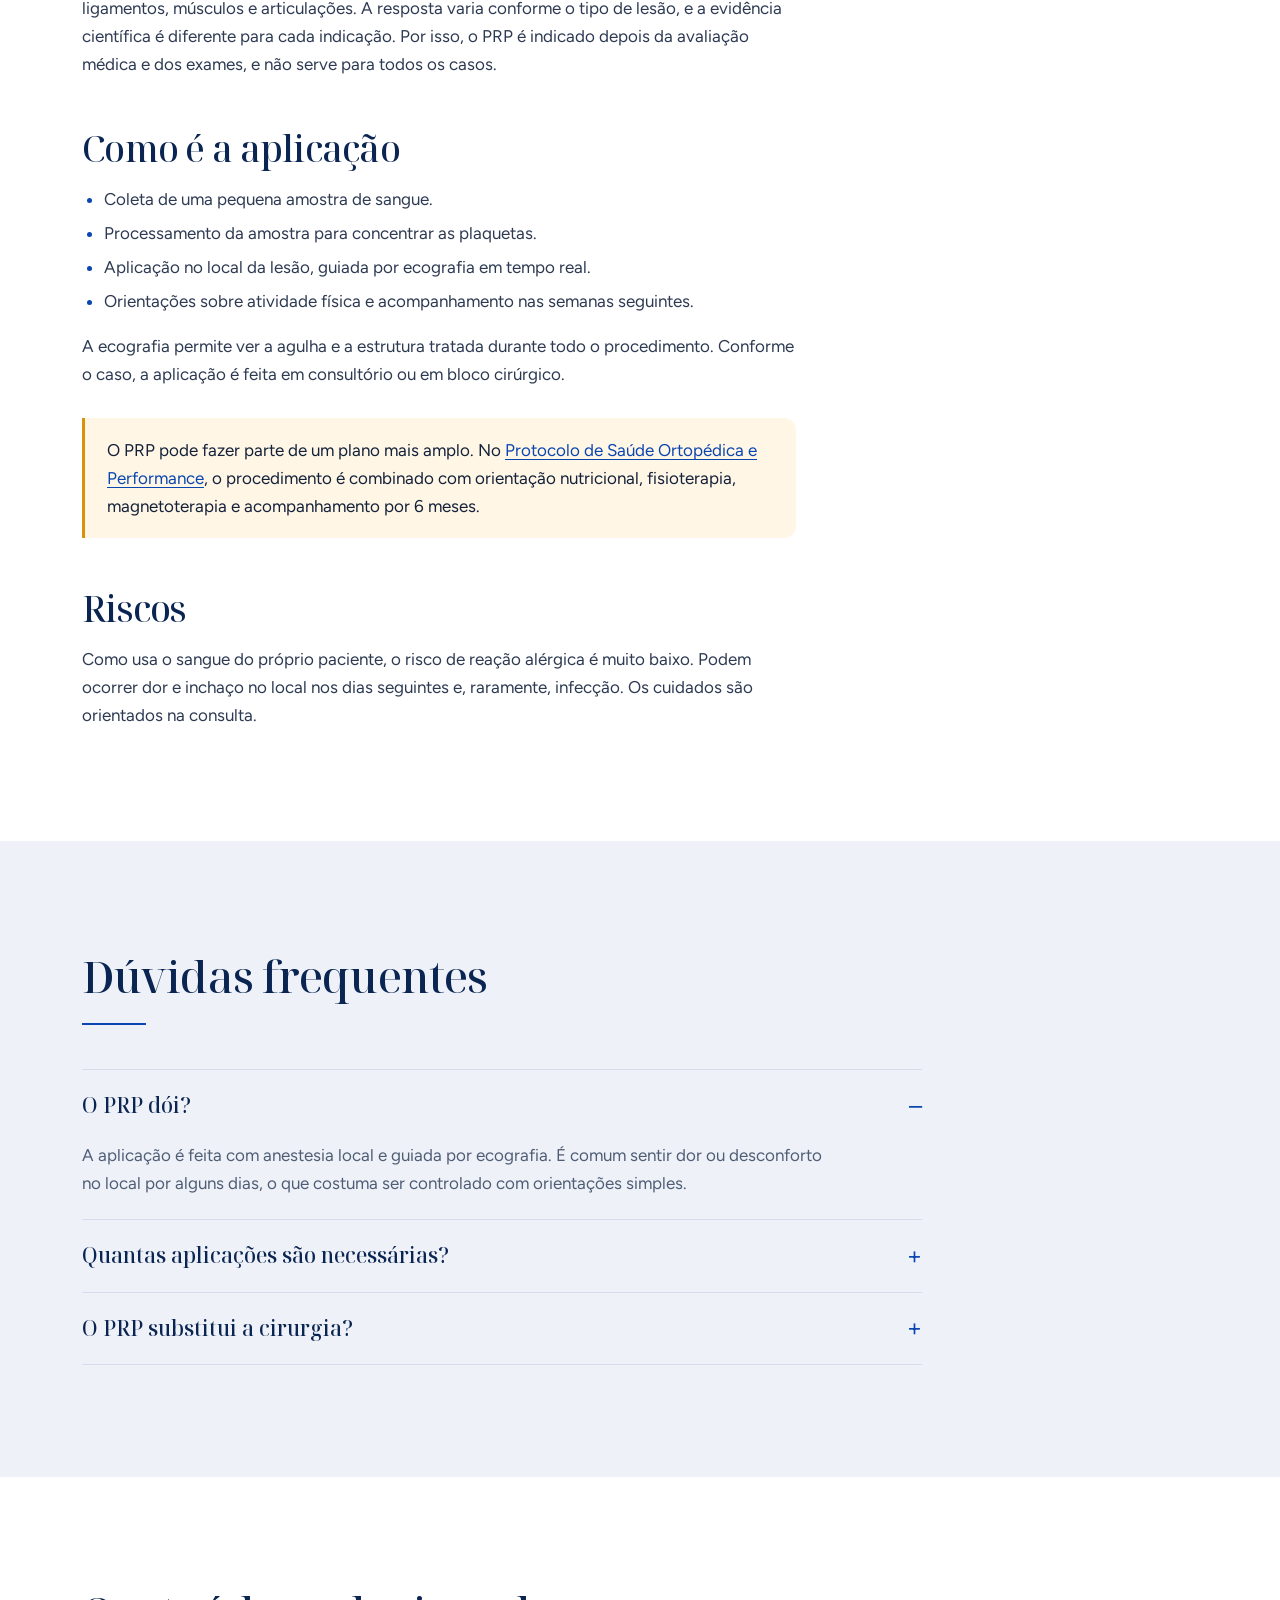
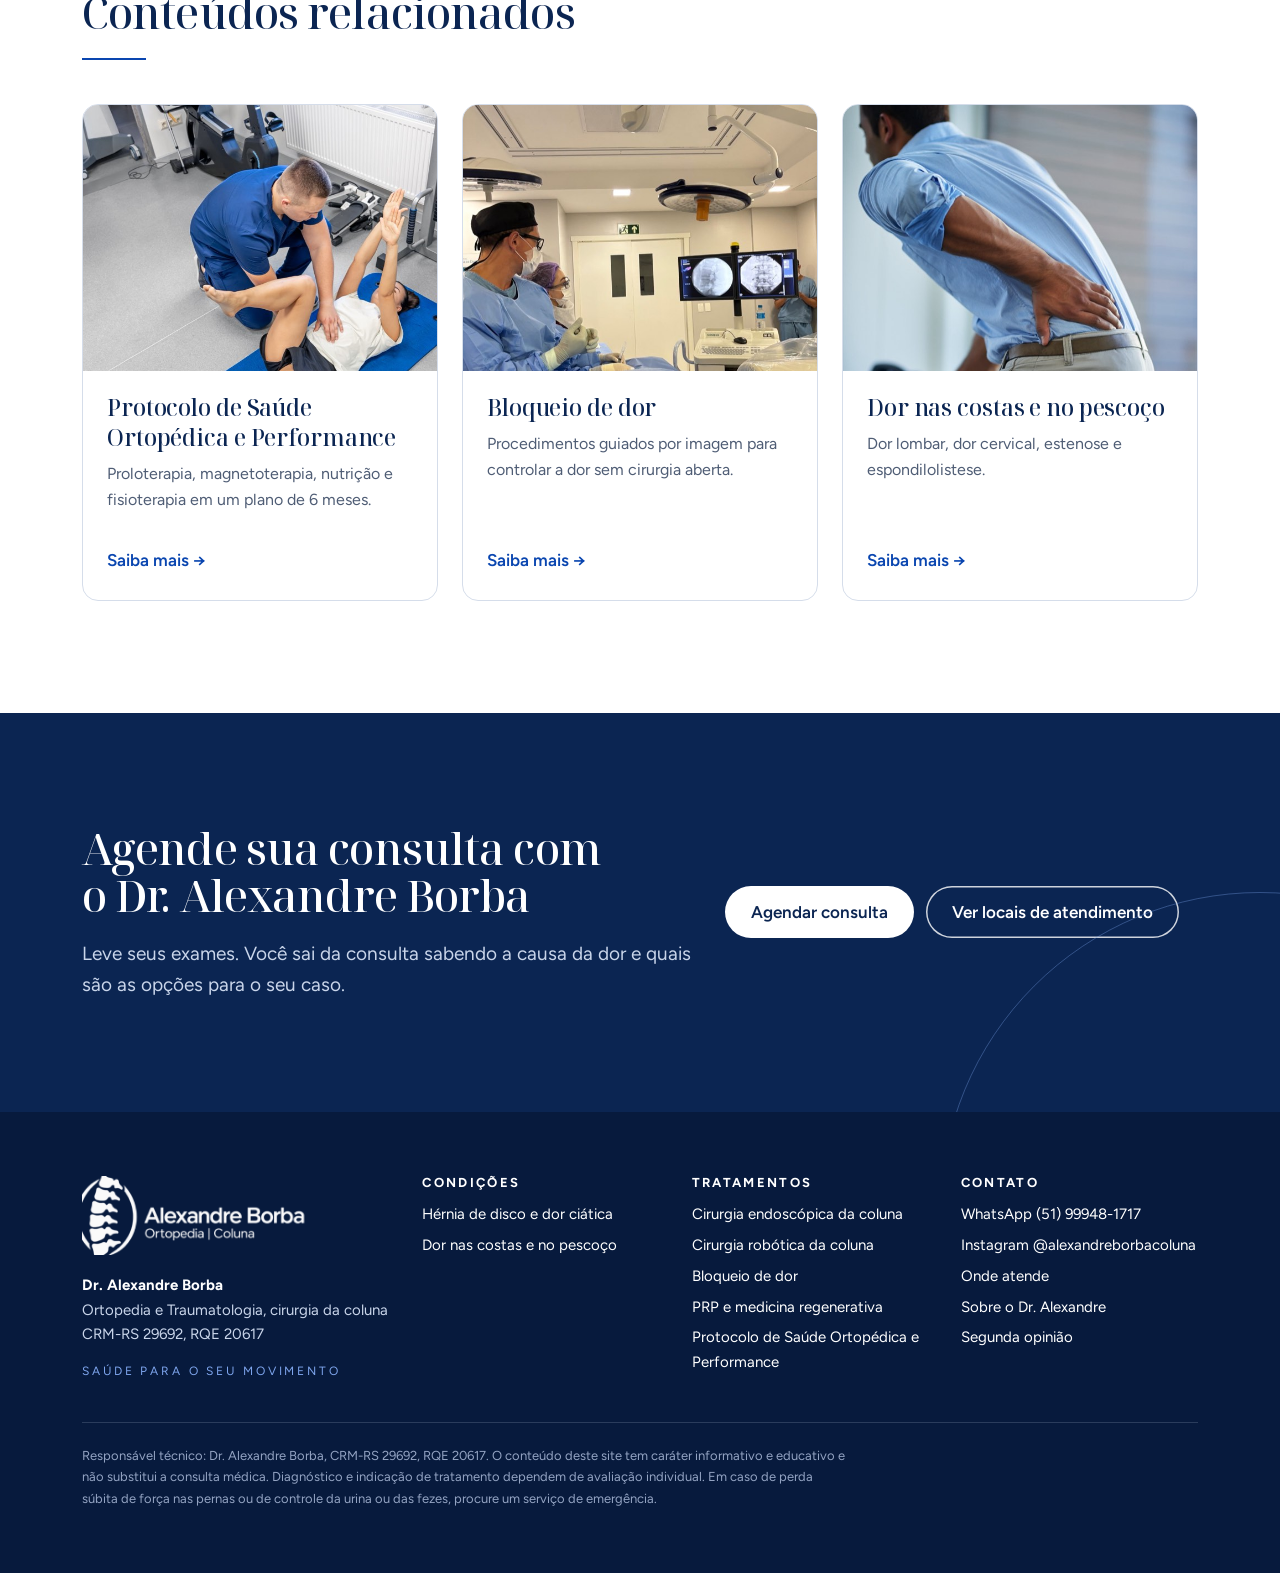
<file: prp-medicina-regenerativa.html>
<!DOCTYPE html>
<html lang="pt-BR">
<head>
<meta charset="UTF-8">
<meta name="viewport" content="width=device-width, initial-scale=1">
<title>PRP e Medicina Regenerativa em Porto Alegre | Dr. Alexandre Borba</title>
<meta name="description" content="PRP (plasma rico em plaquetas): como é feito, para que serve e como é a aplicação guiada por ecografia. Dr. Alexandre Borba, ortopedia e coluna em Porto Alegre.">
<meta name="author" content="Dr. Alexandre Borba">
<meta name="robots" content="noindex, nofollow">
<meta name="theme-color" content="#0B2552">
<link rel="canonical" href="https://alexandreborba.com.br/prp-medicina-regenerativa.html">
<meta property="og:type" content="website">
<meta property="og:locale" content="pt_BR">
<meta property="og:site_name" content="Dr. Alexandre Borba | Coluna">
<meta property="og:title" content="PRP e Medicina Regenerativa em Porto Alegre | Dr. Alexandre Borba">
<meta property="og:description" content="PRP (plasma rico em plaquetas): como é feito, para que serve e como é a aplicação guiada por ecografia. Dr. Alexandre Borba, ortopedia e coluna em Porto Alegre.">
<meta property="og:url" content="https://alexandreborba.com.br/prp-medicina-regenerativa.html">
<meta property="og:image" content="https://alexandreborba.com.br/assets/img/prp-plasma-rico-em-plaquetas.jpg">
<meta name="twitter:card" content="summary_large_image">
<meta name="geo.region" content="BR-RS">
<meta name="geo.placename" content="Porto Alegre">
<link rel="preconnect" href="https://fonts.googleapis.com">
<link rel="preconnect" href="https://fonts.gstatic.com" crossorigin>
<link href="https://fonts.googleapis.com/css2?family=Noto+Serif+Display:wght@400;500;600;700&family=Figtree:wght@400;500;600;700&display=swap" rel="stylesheet">
<link rel="stylesheet" href="assets/site.css">
<script type="application/ld+json">
{
 "@context": "https://schema.org",
 "@graph": [
  {
   "@type": "MedicalWebPage",
   "@id": "https://alexandreborba.com.br/prp-medicina-regenerativa.html#pagina",
   "url": "https://alexandreborba.com.br/prp-medicina-regenerativa.html",
   "name": "PRP e Medicina Regenerativa em Porto Alegre | Dr. Alexandre Borba",
   "description": "PRP (plasma rico em plaquetas): como é feito, para que serve e como é a aplicação guiada por ecografia. Dr. Alexandre Borba, ortopedia e coluna em Porto Alegre.",
   "isPartOf": {
    "@id": "https://alexandreborba.com.br/#site"
   },
   "about": {
    "@id": "https://alexandreborba.com.br/prp-medicina-regenerativa.html#tema"
   },
   "author": {
    "@id": "https://alexandreborba.com.br/#medico"
   },
   "inLanguage": "pt-BR",
   "dateModified": "2026-10-29",
   "audience": {
    "@type": "Patient"
   }
  },
  {
   "@type": "MedicalTherapy",
   "@id": "https://alexandreborba.com.br/prp-medicina-regenerativa.html#tema",
   "name": "PRP e medicina regenerativa",
   "description": "Uso do próprio sangue para estimular a regeneração dos tecidos e reduzir a dor ortopédica, com aplicação guiada por ecografia em consultório ou bloco cirúrgico."
  },
  {
   "@type": [
    "Physician",
    "Person"
   ],
   "@id": "https://alexandreborba.com.br/#medico",
   "name": "Dr. Alexandre Borba",
   "url": "https://alexandreborba.com.br/dr-alexandre-borba.html",
   "image": "https://alexandreborba.com.br/assets/img/dr-alexandre-borba-retrato.jpg",
   "logo": "https://alexandreborba.com.br/assets/img/logo-alexandre-borba.png",
   "slogan": "Saúde para o seu movimento",
   "jobTitle": "Ortopedista e Traumatologista, cirurgião de coluna",
   "telephone": "+55-51-99948-1717",
   "identifier": [
    {
     "@type": "PropertyValue",
     "propertyID": "CRM-RS",
     "value": "29692"
    },
    {
     "@type": "PropertyValue",
     "propertyID": "RQE",
     "value": "20617"
    }
   ],
   "address": {
    "@type": "PostalAddress",
    "streetAddress": "Av. Ipiranga, 6690, sala 301, Centro Clínico da PUCRS",
    "addressLocality": "Porto Alegre",
    "addressRegion": "RS",
    "addressCountry": "BR"
   },
   "sameAs": [
    "https://www.instagram.com/alexandreborbacoluna/",
    "http://lattes.cnpq.br/7791435081480795",
    "https://vertebralrs.com.br/dr-alexandre-borba/",
    "https://www.google.com/maps?cid=7950288220098017709"
   ]
  },
  {
   "@type": "BreadcrumbList",
   "itemListElement": [
    {
     "@type": "ListItem",
     "position": 1,
     "name": "Início",
     "item": "https://alexandreborba.com.br/"
    },
    {
     "@type": "ListItem",
     "position": 2,
     "name": "Tratamentos",
     "item": "https://alexandreborba.com.br/index.html#tratamentos"
    },
    {
     "@type": "ListItem",
     "position": 3,
     "name": "PRP e medicina regenerativa",
     "item": "https://alexandreborba.com.br/prp-medicina-regenerativa.html"
    }
   ]
  },
  {
   "@type": "FAQPage",
   "@id": "https://alexandreborba.com.br/prp-medicina-regenerativa.html#faq",
   "mainEntity": [
    {
     "@type": "Question",
     "name": "O PRP dói?",
     "acceptedAnswer": {
      "@type": "Answer",
      "text": "A aplicação é feita com anestesia local e guiada por ecografia. É comum sentir dor ou desconforto no local por alguns dias, o que costuma ser controlado com orientações simples."
     }
    },
    {
     "@type": "Question",
     "name": "Quantas aplicações são necessárias?",
     "acceptedAnswer": {
      "@type": "Answer",
      "text": "Depende do diagnóstico e da resposta ao tratamento. O número de aplicações e o intervalo entre elas são definidos na consulta."
     }
    },
    {
     "@type": "Question",
     "name": "O PRP substitui a cirurgia?",
     "acceptedAnswer": {
      "@type": "Answer",
      "text": "Em alguns casos, pode adiar ou evitar a necessidade de procedimentos maiores. Em outros, não é a melhor opção. A indicação é sempre individual."
     }
    }
   ]
  }
 ]
}
</script>
<script>window.SITE_DEMO = true;</script>
</head>
<body>

<a class="skip" href="#conteudo">Pular para o conteúdo</a>
<header class="top">
  <div class="wrap">
    <a class="brand" href="index.html"><img src="assets/img/logo-alexandre-borba.png" width="400" height="143" alt="Dr. Alexandre Borba, Ortopedia e Coluna"></a>
    <nav class="nav" aria-label="Principal"><ul><li><a href="dr-alexandre-borba.html">Dr. Alexandre</a></li><li class="has-sub"><a href="index.html#doencas">Condições</a><ul class="sub"><li><a href="hernia-de-disco.html">Hérnia de disco e dor ciática</a></li><li><a href="dor-na-coluna.html">Dor nas costas e no pescoço</a></li></ul></li><li class="has-sub"><a href="index.html#tratamentos">Tratamentos</a><ul class="sub"><li><a href="cirurgia-endoscopica-da-coluna.html">Cirurgia endoscópica da coluna</a></li><li><a href="cirurgia-robotica-da-coluna.html">Cirurgia robótica da coluna</a></li><li><a href="bloqueios-da-coluna.html">Bloqueio de dor</a></li><li><a href="prp-medicina-regenerativa.html" aria-current="page">PRP e medicina regenerativa</a></li><li><a href="protocolo-saude-ortopedica-e-performance.html">Protocolo de Saúde Ortopédica e Performance</a></li></ul></li><li><a href="contato.html">Onde atende</a></li></ul></nav>
    <div class="top-actions">
      <a class="btn btn-primary" href="https://wa.me/5551999481717?text=Ol%C3%A1%2C%20gostaria%20de%20agendar%20uma%20consulta%20com%20o%20Dr.%20Alexandre%20Borba." data-agendar data-origem="topo">Agendar consulta</a>
      <button class="menu-btn" id="menu-btn" type="button" aria-label="Abrir menu" aria-expanded="false" aria-controls="mnav"><span></span></button>
    </div>
  </div>
  <nav class="mnav" id="mnav" aria-label="Menu"><div class="wrap"><a href="dr-alexandre-borba.html">Dr. Alexandre Borba</a><p class="grp"><a href="index.html#doencas">Condições</a></p><ul><li><a href="hernia-de-disco.html">Hérnia de disco e dor ciática</a></li><li><a href="dor-na-coluna.html">Dor nas costas e no pescoço</a></li></ul><p class="grp"><a href="index.html#tratamentos">Tratamentos</a></p><ul><li><a href="cirurgia-endoscopica-da-coluna.html">Cirurgia endoscópica da coluna</a></li><li><a href="cirurgia-robotica-da-coluna.html">Cirurgia robótica da coluna</a></li><li><a href="bloqueios-da-coluna.html">Bloqueio de dor</a></li><li><a href="prp-medicina-regenerativa.html" aria-current="page">PRP e medicina regenerativa</a></li><li><a href="protocolo-saude-ortopedica-e-performance.html">Protocolo de Saúde Ortopédica e Performance</a></li></ul><a href="contato.html">Onde atende</a></div></nav>
</header>
<main id="conteudo">

<section class="phero">
  <div class="wrap">
    <nav class="crumbs" aria-label="Você está em"><ol><li><a href="index.html">Início</a></li><li><a href="index.html#tratamentos">Tratamentos</a></li><li aria-current="page">PRP e medicina regenerativa</li></ol></nav>
    <div class="phero-grid">
      <div>
        <h1>PRP e medicina regenerativa</h1>
        <p class="lede">Uso do próprio sangue para estimular a regeneração dos tecidos e reduzir a dor ortopédica, com aplicação guiada por ecografia em consultório ou bloco cirúrgico.</p>
        <div class="actions"><a class="btn btn-primary" href="https://wa.me/5551999481717?text=Ol%C3%A1%2C%20gostaria%20de%20agendar%20uma%20consulta%20com%20o%20Dr.%20Alexandre%20Borba." data-agendar data-origem="prp-medicina-regenerativa-topo" data-motivo="PRP ou medicina regenerativa">Agendar consulta</a></div>
        <p class="byline">Responsável técnico: Dr. Alexandre Borba, CRM-RS 29692, RQE 20617. Atualizado em outubro de 2026.</p>
      </div>
      <figure><div class="photo r45 "><img src="assets/img/prp-plasma-rico-em-plaquetas.jpg" width="998" height="1500" alt="Tubo de sangue centrifugado, com o plasma rico em plaquetas separado" fetchpriority="high"></div></figure>
    </div>
  </div>
</section>

<section class="band">
  <div class="wrap layout">
    <article class="prose">
      <div class="summary"><h2>Em resumo</h2><ul><li>O PRP é preparado com o sangue do próprio paciente.</li><li>A aplicação é guiada por ecografia, para chegar ao ponto exato.</li><li>Pode ser feita em consultório ou em bloco cirúrgico.</li><li>A indicação é individual e depende do diagnóstico.</li></ul></div>
      <h2>O que é o PRP</h2>
<p>PRP significa plasma rico em plaquetas. Ele é obtido a partir de uma pequena amostra do sangue do próprio paciente, que é processada para concentrar as plaquetas. As plaquetas liberam substâncias que participam da cicatrização e da regeneração dos tecidos.</p>
<p>Por ser preparado com o sangue do próprio paciente, o PRP faz parte do que se chama medicina regenerativa: tratamentos que buscam estimular a recuperação do próprio organismo.</p>
<h2>Para que é usado</h2>
<p>O objetivo é reduzir a dor ortopédica e estimular a regeneração de tecidos como tendões, ligamentos, músculos e articulações. A resposta varia conforme o tipo de lesão, e a evidência científica é diferente para cada indicação. Por isso, o PRP é indicado depois da avaliação médica e dos exames, e não serve para todos os casos.</p>
<h2>Como é a aplicação</h2>
<ul><li>Coleta de uma pequena amostra de sangue.</li><li>Processamento da amostra para concentrar as plaquetas.</li><li>Aplicação no local da lesão, guiada por ecografia em tempo real.</li><li>Orientações sobre atividade física e acompanhamento nas semanas seguintes.</li></ul>
<p>A ecografia permite ver a agulha e a estrutura tratada durante todo o procedimento. Conforme o caso, a aplicação é feita em consultório ou em bloco cirúrgico.</p>
<div class="note"><p>O PRP pode fazer parte de um plano mais amplo. No <a href="protocolo-saude-ortopedica-e-performance.html">Protocolo de Saúde Ortopédica e Performance</a>, o procedimento é combinado com orientação nutricional, fisioterapia, magnetoterapia e acompanhamento por 6 meses.</p></div>
<h2>Riscos</h2>
<p>Como usa o sangue do próprio paciente, o risco de reação alérgica é muito baixo. Podem ocorrer dor e inchaço no local nos dias seguintes e, raramente, infecção. Os cuidados são orientados na consulta.</p>
    </article>
    <aside>
      <div>
        <div class="aside-links"><h2>Veja também</h2><ul class="linklist"><li><a href="protocolo-saude-ortopedica-e-performance.html">Protocolo de Saúde Ortopédica e Performance</a></li><li><a href="bloqueios-da-coluna.html">Bloqueio de dor</a></li><li><a href="dor-na-coluna.html">Dor nas costas e no pescoço</a></li></ul></div>
      </div>
    </aside>
  </div>
</section>

<section class="band band-mist" aria-labelledby="faq-titulo">
  <div class="wrap">
    <div class="head"><h2 id="faq-titulo">Dúvidas frequentes</h2></div>
    <div class="faq"><details open><summary>O PRP dói?</summary><p>A aplicação é feita com anestesia local e guiada por ecografia. É comum sentir dor ou desconforto no local por alguns dias, o que costuma ser controlado com orientações simples.</p></details><details><summary>Quantas aplicações são necessárias?</summary><p>Depende do diagnóstico e da resposta ao tratamento. O número de aplicações e o intervalo entre elas são definidos na consulta.</p></details><details><summary>O PRP substitui a cirurgia?</summary><p>Em alguns casos, pode adiar ou evitar a necessidade de procedimentos maiores. Em outros, não é a melhor opção. A indicação é sempre individual.</p></details></div>
  </div>
</section>

<section class="band" aria-labelledby="rel-titulo">
  <div class="wrap">
    <div class="head"><h2 id="rel-titulo">Conteúdos relacionados</h2></div>
    <ul class="cards cards-3"><li><a class="card" href="protocolo-saude-ortopedica-e-performance.html"><div class="photo r43 "><img src="assets/img/reabilitacao-protocolo.jpg" srcset="assets/img/reabilitacao-protocolo-640.jpg 640w, assets/img/reabilitacao-protocolo-960.jpg 960w, assets/img/reabilitacao-protocolo.jpg 1000w" sizes="(min-width: 1000px) 33vw, (min-width: 640px) 50vw, 66vw" width="1000" height="1500" alt="Paciente fazendo exercício de reabilitação com fisioterapeuta" loading="lazy"></div><div class="card-body"><h3>Protocolo de Saúde Ortopédica e Performance</h3><p>Proloterapia, magnetoterapia, nutrição e fisioterapia em um plano de 6 meses.</p><span>Saiba mais</span></div></a></li><li><a class="card" href="bloqueios-da-coluna.html"><div class="photo r43 "><img src="assets/img/bloqueio-coluna-fluoroscopia.jpg" srcset="assets/img/bloqueio-coluna-fluoroscopia-640.jpg 640w, assets/img/bloqueio-coluna-fluoroscopia-960.jpg 960w, assets/img/bloqueio-coluna-fluoroscopia.jpg 1200w" sizes="(min-width: 1000px) 33vw, (min-width: 640px) 50vw, 66vw" width="1200" height="1600" alt="Bloqueio na coluna lombar guiado por fluoroscopia, com as imagens no monitor" loading="lazy"></div><div class="card-body"><h3>Bloqueio de dor</h3><p>Procedimentos guiados por imagem para controlar a dor sem cirurgia aberta.</p><span>Saiba mais</span></div></a></li><li><a class="card" href="dor-na-coluna.html"><div class="photo r43 "><img src="assets/img/dor-nas-costas.jpg" srcset="assets/img/dor-nas-costas-640.jpg 640w, assets/img/dor-nas-costas-960.jpg 960w, assets/img/dor-nas-costas.jpg 1001w" sizes="(min-width: 1000px) 33vw, (min-width: 640px) 50vw, 66vw" width="1001" height="1500" alt="Homem com dor na lombar, com a mão nas costas, ao lado da mesa de trabalho" loading="lazy"></div><div class="card-body"><h3>Dor nas costas e no pescoço</h3><p>Dor lombar, dor cervical, estenose e espondilolistese.</p><span>Saiba mais</span></div></a></li></ul>
  </div>
</section>

<section class="band band-petrol band-cta">
  <div class="wrap cta-band">
    <div><h2>Agende sua consulta com o Dr. Alexandre Borba</h2><p class="lede">Leve seus exames. Você sai da consulta sabendo a causa da dor e quais são as opções para o seu caso.</p></div>
    <div class="actions"><a class="btn btn-primary" href="https://wa.me/5551999481717?text=Ol%C3%A1%2C%20gostaria%20de%20agendar%20uma%20consulta%20com%20o%20Dr.%20Alexandre%20Borba." data-agendar data-origem="prp-medicina-regenerativa-final" data-motivo="PRP ou medicina regenerativa">Agendar consulta</a><a class="btn btn-ghost" href="contato.html">Ver locais de atendimento</a></div>
  </div>
</section>

</main>
<footer>
  <div class="wrap">
    <div class="foot-grid">
      <div>
        <img src="assets/img/logo-alexandre-borba-branco.png" width="520" height="170" alt="Alexandre Borba, Ortopedia e Coluna" loading="lazy" class="foot-logo">
        <p><strong style="color:#fff">Dr. Alexandre Borba</strong><br>Ortopedia e Traumatologia, cirurgia da coluna<br>CRM-RS 29692, RQE 20617</p>
        <p class="foot-motto">Saúde para o seu movimento</p>
      </div>
      <div><h2>Condições</h2><ul><li><a href="hernia-de-disco.html">Hérnia de disco e dor ciática</a></li><li><a href="dor-na-coluna.html">Dor nas costas e no pescoço</a></li></ul></div>
      <div><h2>Tratamentos</h2><ul><li><a href="cirurgia-endoscopica-da-coluna.html">Cirurgia endoscópica da coluna</a></li><li><a href="cirurgia-robotica-da-coluna.html">Cirurgia robótica da coluna</a></li><li><a href="bloqueios-da-coluna.html">Bloqueio de dor</a></li><li><a href="prp-medicina-regenerativa.html">PRP e medicina regenerativa</a></li><li><a href="protocolo-saude-ortopedica-e-performance.html">Protocolo de Saúde Ortopédica e Performance</a></li></ul></div>
      <div>
        <h2>Contato</h2>
        <ul>
          <li><a href="https://wa.me/5551999481717?text=Ol%C3%A1%2C%20gostaria%20de%20agendar%20uma%20consulta%20com%20o%20Dr.%20Alexandre%20Borba." data-agendar data-origem="rodape">WhatsApp (51) 99948-1717</a></li>
          <li><a href="https://www.instagram.com/alexandreborbacoluna/" target="_blank" rel="noopener">Instagram @alexandreborbacoluna</a></li>
          <li><a href="contato.html">Onde atende</a></li>
          <li><a href="dr-alexandre-borba.html">Sobre o Dr. Alexandre</a></li>
          <li><a href="index.html#segunda-opiniao">Segunda opinião</a></li>
        </ul>
      </div>
    </div>
    <div class="foot-legal">
      <p>Responsável técnico: Dr. Alexandre Borba, CRM-RS 29692, RQE 20617. O conteúdo deste site tem caráter informativo e educativo e não substitui a consulta médica. Diagnóstico e indicação de tratamento dependem de avaliação individual. Em caso de perda súbita de força nas pernas ou de controle da urina ou das fezes, procure um serviço de emergência.</p>
    </div>
  </div>
</footer>

<dialog class="modal" id="agendar" aria-labelledby="agendar-titulo">
  <div class="modal-in">
    <button class="modal-x" type="button" data-fechar aria-label="Fechar">&times;</button>
    <h2 id="agendar-titulo">Agende sua consulta</h2>
    <p class="lede">Preencha os dados e continue a conversa no WhatsApp com a equipe do Dr. Alexandre Borba.</p>
    <form id="form-agendar" novalidate>
      <div class="field">
        <label for="nome">Seu nome</label>
        <input type="text" id="nome" name="nome" autocomplete="name" required aria-describedby="nome-erro">
        <span class="err" id="nome-erro">Informe seu nome.</span>
      </div>
      <div class="field">
        <label for="telefone">WhatsApp com DDD</label>
        <input type="tel" id="telefone" name="telefone" autocomplete="tel" inputmode="numeric" placeholder="(51) 99999-9999" required aria-describedby="telefone-erro">
        <span class="err" id="telefone-erro">Informe um telefone com DDD, por exemplo (51) 99999-9999.</span>
      </div>
      <div class="field">
        <label for="motivo">Qual é o principal motivo da consulta?</label>
        <select id="motivo" name="motivo" required aria-describedby="motivo-erro"><option value="">Selecione</option><option>Hérnia de disco</option><option>Dor ciática (dor que desce para a perna)</option><option>Dor na lombar</option><option>Dor no pescoço ou no braço</option><option>Estenose de canal</option><option>Já tenho indicação de cirurgia e quero uma segunda opinião</option><option>PRP ou medicina regenerativa</option><option>Protocolo de Saúde Ortopédica e Performance</option><option>Outro motivo</option></select>
        <span class="err" id="motivo-erro">Selecione o motivo da consulta.</span>
      </div>
      <fieldset class="field">
        <legend>Já fez ressonância magnética da coluna?</legend>
        <div class="radios">
          <label><input type="radio" name="exame" value="Sim" checked> Sim</label>
          <label><input type="radio" name="exame" value="Não"> Não</label>
        </div>
      </fieldset>
      <div class="field">
        <label for="local">Local de preferência</label>
        <select id="local" name="local"><option>Sem preferência</option><option>Orthoclinic, Centro Clínico da PUCRS</option><option>Clínica de Traumatologia e Ortopedia Moinhos de Vento</option><option>Urgetrauma</option></select>
      </div>
      <button class="btn btn-primary" type="submit">Enviar e continuar no WhatsApp</button>
      <p class="form-done" id="form-ok" role="status">Pronto. Se o WhatsApp não abriu, <a id="form-link" href="#">toque aqui para abrir a conversa</a>.</p>
      <p class="form-note">Seus dados são usados apenas para o agendamento da consulta.</p>
    </form>
  </div>
</dialog>
<script src="assets/site.js" defer></script>
</body>
</html>
</file>
<file: assets/site.css>
/* Identidade Dr. Alexandre Borba: azul-marinho e azul royal do logo, cinza do arco,
   títulos em serifa de alto contraste e texto em sans, como no material da marca. */
:root {
  --navy: #0B2552;
  --navy-deep: #071A3D;
  --royal: #0A46B0;
  --royal-dark: #08378C;
  --sky: #7FA6EE;
  --ice: #EEF2F8;
  --ice-2: #E3EAF5;
  --line: #D5DDEA;
  --ink: #13213A;
  --ink-soft: #4F5D75;
  --gray: #9A9EA6;
  --pale: #C9D5EA;
  --white: #FFFFFF;
  --display: "Noto Serif Display", "Times New Roman", Georgia, serif;
  --body: "Figtree", system-ui, -apple-system, "Segoe UI", sans-serif;
  --wrap: 1180px;
  --gutter: 20px;
  --radius: 16px;
}

*, *::before, *::after { box-sizing: border-box; }
html { scroll-behavior: smooth; scroll-padding-top: 88px; -webkit-text-size-adjust: 100%; }
body {
  margin: 0; background: var(--white); color: var(--ink);
  font-family: var(--body); font-size: 1.0625rem; line-height: 1.65;
  -webkit-font-smoothing: antialiased;
}
img, svg { max-width: 100%; display: block; }
img { height: auto; }
a { color: var(--royal); text-underline-offset: 3px; }
h1, h2, h3 { font-family: var(--display); line-height: 1.08; margin: 0; letter-spacing: -0.02em; text-wrap: balance; color: var(--navy); font-weight: 500; }
h1 { font-size: clamp(2.375rem, 6vw, 4rem); }
h1 em, h2 em { font-style: normal; font-weight: 700; color: var(--royal); }
h2 { font-size: clamp(1.875rem, 4vw, 2.75rem); }
h3 { font-family: var(--body); font-size: 1.1875rem; font-weight: 700; letter-spacing: -0.005em; line-height: 1.3; }
p { margin: 0 0 1em; max-width: 68ch; }
p:last-child { margin-bottom: 0; }
ul, ol { margin: 0; padding: 0; }
figure { margin: 0; }
figcaption { font-size: .875rem; color: var(--ink-soft); margin-top: 10px; }
:focus-visible { outline: 3px solid var(--sky); outline-offset: 3px; border-radius: 4px; }

.wrap { width: 100%; max-width: var(--wrap); margin: 0 auto; padding: 0 var(--gutter); }
.band { padding: 72px 0; position: relative; }
.band-mist { background: var(--ice); }
.band-petrol { background: var(--navy); color: var(--white); }
.band-petrol h2, .band-petrol h3 { color: var(--white); }
.band-petrol h2 em { color: var(--sky); }
.band-petrol a:not(.btn) { color: var(--white); }
.lede { font-size: 1.1875rem; color: var(--ink-soft); margin-top: 18px; }
.band-petrol .lede, .band-petrol p { color: var(--pale); }
.head { margin-bottom: 44px; }
.head h2::after, .rule::after { content: ""; display: block; width: 64px; height: 2px; background: var(--royal); margin-top: 22px; }
.band-petrol .head h2::after { background: var(--sky); }
.head-row { display: flex; flex-wrap: wrap; align-items: end; justify-content: space-between; gap: 16px 32px; }
.more { font-weight: 600; white-space: nowrap; }
.eyebrow { display: block; font-family: var(--body); font-size: .8125rem; font-weight: 600; letter-spacing: .22em; text-transform: uppercase; color: var(--royal); margin-bottom: 18px; }
.band-petrol .eyebrow { color: var(--sky); }

.sr-title { position: absolute; width: 1px; height: 1px; overflow: hidden; clip: rect(0 0 0 0); white-space: nowrap; }
.skip { position: absolute; left: -9999px; }
.skip:focus { left: 12px; top: 12px; z-index: 200; background: var(--white); padding: 10px 14px; border-radius: 6px; }

/* Botões */
.btn {
  display: inline-flex; align-items: center; justify-content: center; gap: 10px;
  min-height: 52px; padding: 14px 26px; border: 0; border-radius: 999px;
  font: 600 1.0625rem/1.2 var(--body); text-decoration: none; cursor: pointer;
  transition: background-color .15s ease, box-shadow .15s ease;
}
.btn-primary { background: var(--royal); color: var(--white); }
.btn-primary:hover { background: var(--royal-dark); }
.band-petrol .btn-primary { background: var(--white); color: var(--navy); }
.band-petrol .btn-primary:hover { background: var(--ice-2); }
.btn-ghost { background: transparent; color: var(--navy); box-shadow: inset 0 0 0 1.5px var(--navy); }
.btn-ghost:hover { background: rgba(11,37,82,.06); }
.band-petrol .btn-ghost { color: var(--white); box-shadow: inset 0 0 0 1.5px rgba(255,255,255,.8); }
.band-petrol .btn-ghost:hover { background: rgba(255,255,255,.08); }

/* Topo */
.top { position: sticky; top: 0; z-index: 50; background: rgba(255,255,255,.96); backdrop-filter: blur(8px); border-bottom: 1px solid var(--line); }
.top > .wrap { display: flex; align-items: center; justify-content: space-between; gap: 16px; min-height: 76px; }
.brand { display: block; text-decoration: none; flex: none; }
.brand img { height: 56px; width: auto; }
.nav { display: none; }
.nav > ul { display: flex; gap: 2px; list-style: none; }
.nav li { position: relative; }
.nav a { display: block; padding: 10px 12px; color: var(--ink); text-decoration: none; font-weight: 500; font-size: .9375rem; border-radius: 8px; }
.nav a:hover, .nav a[aria-current="page"] { color: var(--royal); background: var(--ice); }
.nav .has-sub > a::after { content: ""; display: inline-block; width: 6px; height: 6px; margin-left: 8px; border-right: 1.5px solid currentColor; border-bottom: 1.5px solid currentColor; transform: translateY(-3px) rotate(45deg); }
.sub { display: none; position: absolute; left: 0; top: 100%; min-width: 300px; list-style: none; background: var(--white); border: 1px solid var(--line); border-radius: 12px; padding: 8px; box-shadow: 0 16px 40px rgba(7,26,61,.14); }
.has-sub:hover .sub, .has-sub:focus-within .sub { display: block; }
.top-actions { display: flex; align-items: center; gap: 8px; }
.top .btn { min-height: 44px; padding: 10px 18px; font-size: .9375rem; }
.menu-btn { display: inline-flex; align-items: center; justify-content: center; width: 44px; height: 44px; border: 1px solid var(--line); border-radius: 10px; background: var(--white); cursor: pointer; }
.menu-btn span, .menu-btn span::before, .menu-btn span::after { display: block; width: 18px; height: 2px; background: var(--navy); border-radius: 2px; position: relative; }
.menu-btn span::before, .menu-btn span::after { content: ""; position: absolute; left: 0; }
.menu-btn span::before { top: -6px; } .menu-btn span::after { top: 6px; }
.mnav { display: none; border-top: 1px solid var(--line); background: var(--white); max-height: calc(100vh - 76px); overflow: auto; }
.mnav.on { display: block; }
.mnav .wrap { padding-top: 12px; padding-bottom: 24px; }
.mnav a { display: block; padding: 10px 0; color: var(--ink); text-decoration: none; font-weight: 500; }
.mnav .grp { font-family: var(--display); font-size: 1.125rem; color: var(--navy); margin-top: 14px; }
.mnav .grp a { color: var(--navy); font-weight: 600; }
.mnav .grp + ul { list-style: none; padding-left: 14px; border-left: 2px solid var(--line); }

/* Hero da home */
.hero { position: relative; background: linear-gradient(160deg, var(--ice) 0%, #F7F9FC 55%, var(--white) 100%); padding: 40px 0 0; overflow: hidden; }
.hero::before, .hero::after { content: ""; position: absolute; border-radius: 50%; border: 1px solid rgba(10,70,176,.28); pointer-events: none; }
.hero::before { width: 900px; height: 900px; right: -520px; top: -420px; }
.hero::after { width: 620px; height: 620px; left: -420px; bottom: -380px; border-color: rgba(10,70,176,.18); }
.hero-grid { position: relative; z-index: 1; display: grid; gap: 32px; }
.hero h1 { font-size: clamp(2.5rem, 6.4vw, 4.25rem); }
.hero .lede { max-width: 52ch; }
.actions { display: flex; flex-wrap: wrap; gap: 12px; margin-top: 30px; }
.actions .btn { flex: 1 1 240px; }
.creds { margin-top: 24px; font-size: .9375rem; color: var(--ink-soft); padding-top: 18px; border-top: 1px solid var(--line); max-width: 52ch; }
.creds strong { color: var(--navy); font-weight: 700; }
.hero-photo { position: relative; align-self: center; justify-self: center; width: min(100%, 400px); margin-bottom: 40px; }
.hero-photo img { width: 100%; aspect-ratio: 940 / 1176; object-fit: cover; border-radius: 28px; background: var(--navy); box-shadow: 0 30px 70px rgba(7,26,61,.28); }
.hero-photo::before { content: ""; position: absolute; inset: 18px -18px -18px 18px; border: 1.5px solid rgba(10,70,176,.35); border-radius: 28px; z-index: -1; }

/* Faixa de fatos */
.facts { background: var(--navy); color: var(--white); }
.facts ul { list-style: none; display: grid; }
.facts li { padding: 22px 0; border-top: 1px solid rgba(201,213,234,.18); }
.facts li:first-child { border-top: 0; }
.facts strong { display: block; font-family: var(--display); font-weight: 500; font-size: 1.375rem; }
.facts span { color: var(--pale); font-size: .9375rem; }

/* Frase de posicionamento */
.statement { padding: 88px 0; background: var(--white); }
.statement-grid { display: grid; gap: 36px; align-items: center; }
.statement blockquote { margin: 0; font-family: var(--display); font-size: clamp(2rem, 4.6vw, 3.25rem); line-height: 1.12; color: var(--navy); letter-spacing: -0.02em; }
.statement blockquote b { font-weight: 700; color: var(--royal); }
.statement blockquote::after { content: ""; display: block; width: 72px; height: 2px; background: var(--royal); margin-top: 28px; }
.statement .photo { aspect-ratio: 4 / 5; border-radius: var(--radius); }
.statement .photo img { object-position: 50% 20%; }

/* Escala da incisão */
.scale { background: var(--navy-deep); color: var(--white); padding: 56px 0; }
.scale-grid { display: grid; gap: 28px; align-items: center; }
.scale h2 { font-size: clamp(1.625rem, 3.4vw, 2.375rem); color: var(--white); }
.scale p { color: var(--pale); margin-top: 12px; }
.rulers { display: grid; gap: 22px; }
.ruler-label { display: flex; justify-content: space-between; gap: 12px; font-size: .9375rem; margin-bottom: 10px; }
.ruler-label span:last-child { color: var(--pale); }
.cut { height: 4px; border-radius: 2px; background: var(--sky); width: 1cm; }
.cut-open { background: #5E7090; width: min(5cm, 100%); }
.scale-note { font-size: .8125rem; color: #93A3C2; }

/* Sinais */
.signs { display: grid; gap: 0; list-style: none; border-top: 1px solid var(--line); }
.signs li { padding: 26px 0; border-bottom: 1px solid var(--line); }
.signs h3 { color: var(--navy); }
.signs p { color: var(--ink-soft); margin-top: 8px; font-size: 1rem; }

/* Mapa da coluna */
.map { display: grid; gap: 28px; align-items: start; }
.spine { width: 150px; margin: 0 auto; }
.spine g { cursor: pointer; }
.spine rect, .spine path { fill: #C3D0E6; transition: fill .15s ease; }
.spine g:hover rect, .spine g:hover path { fill: var(--sky); }
.spine g.on rect, .spine g.on path { fill: var(--royal); }
.tabs { display: flex; flex-wrap: wrap; gap: 8px; margin-bottom: 20px; }
.tabs button { min-height: 44px; padding: 8px 20px; border-radius: 999px; border: 1.5px solid var(--navy); background: transparent; color: var(--navy); font: 600 .9375rem var(--body); cursor: pointer; }
.tabs button[aria-selected="true"] { background: var(--navy); color: var(--white); }
.panel { background: var(--white); border: 1px solid var(--line); border-radius: var(--radius); padding: 26px; }
.panel[hidden] { display: none; }
.panel h3 { font-family: var(--display); font-size: 1.5rem; font-weight: 500; color: var(--navy); }
.panel p { color: var(--ink-soft); margin-top: 8px; }
.linklist { list-style: none; margin-top: 16px; border-top: 1px solid var(--line); }
.linklist a { display: flex; justify-content: space-between; gap: 16px; padding: 14px 0; border-bottom: 1px solid var(--line); text-decoration: none; font-weight: 600; color: var(--navy); }
.linklist a:hover { color: var(--royal); }
.linklist a::after { content: ""; flex: none; width: 8px; height: 8px; margin-top: 9px; border-right: 2px solid currentColor; border-top: 2px solid currentColor; transform: rotate(45deg); }

/* Imagem ao lado de texto */
.split { display: grid; gap: 36px; align-items: center; }
.split-top { align-items: start; }
.split h2::after { content: ""; display: block; width: 64px; height: 2px; background: var(--royal); margin-top: 22px; }
.band-petrol .split h2::after { background: var(--sky); }
.photo { border-radius: var(--radius); overflow: hidden; background: var(--ice-2); }
.photo img { width: 100%; height: 100%; object-fit: cover; object-position: 50% 30%; }
.r43 { aspect-ratio: 4 / 3; } .r34 { aspect-ratio: 3 / 4; } .r45 { aspect-ratio: 4 / 5; } .r11 { aspect-ratio: 1; } .r169 { aspect-ratio: 16 / 9; } .r54 { aspect-ratio: 5 / 4; } .r32 { aspect-ratio: 3 / 2; }
.xray { background: #0B1426; border-radius: var(--radius); padding: 16px; }
.xray img { margin: 0 auto; max-height: 380px; width: auto; border-radius: 6px; }
.xray + figcaption, .photo + figcaption { margin-top: 10px; }
.checks { list-style: none; margin-top: 22px; }
.checks li { position: relative; padding: 0 0 12px 30px; }
.checks li::before { content: ""; position: absolute; left: 2px; top: 8px; width: 12px; height: 7px; border-left: 2px solid var(--royal); border-bottom: 2px solid var(--royal); transform: rotate(-45deg); }
.band-petrol .checks li { color: var(--pale); }
.band-petrol .checks li::before { border-color: var(--sky); }

/* Cards com imagem */
.cards { display: grid; gap: 24px; list-style: none; }
.card { display: flex; flex-direction: column; height: 100%; text-decoration: none; color: var(--ink); background: var(--white); border: 1px solid var(--line); border-radius: var(--radius); overflow: hidden; transition: border-color .15s ease, box-shadow .15s ease; }
.card:hover { border-color: var(--royal); box-shadow: 0 14px 36px rgba(7,26,61,.10); }
.card .photo { border-radius: 0; }
.card-body { padding: 22px 24px 26px; display: flex; flex-direction: column; flex: 1; }
.card-body h3 { font-family: var(--display); font-size: 1.4375rem; font-weight: 500; color: var(--navy); }
.card-body p { color: var(--ink-soft); font-size: 1rem; margin-top: 8px; }
.card-body span { margin-top: auto; padding-top: 16px; font-weight: 600; color: var(--royal); }
.card-body span::after { content: " →"; }
.card-plain .card-body { padding: 26px; }

/* Protocolo */
.proto { display: grid; gap: 40px; align-items: center; }
.proto-steps { list-style: none; display: grid; gap: 0; margin-top: 28px; border-top: 1px solid rgba(201,213,234,.22); }
.proto-steps li { padding: 18px 0; border-bottom: 1px solid rgba(201,213,234,.22); }
.proto-steps strong { display: block; font-family: var(--display); font-size: 1.375rem; font-weight: 500; color: var(--white); }
.proto-steps span { color: var(--pale); font-size: 1rem; }
.proto .photo { aspect-ratio: 4 / 5; }
.proto .photo img { object-position: 50% 18%; }
.proto-tag { display: inline-block; margin-top: 22px; padding: 8px 16px; border-radius: 999px; background: rgba(127,166,238,.16); color: var(--white); font-weight: 600; font-size: .9375rem; }

/* Mosaico de fotos */
.mosaic { display: grid; gap: 12px; grid-template-columns: 1fr 1fr; }
.mosaic .photo { aspect-ratio: 4 / 5; }
.mosaic .tall { grid-row: span 2; aspect-ratio: auto; }
.mosaic .tall { position: relative; min-height: 280px; }
.mosaic .tall img { position: absolute; inset: 0; }

/* Hospitais */
.hosp { display: grid; gap: 16px; grid-template-columns: 1fr 1fr; list-style: none; }
.hosp .photo { aspect-ratio: 5 / 4; }
.hosp p { font-weight: 600; margin-top: 10px; font-size: .9375rem; line-height: 1.3; color: var(--navy); }

/* Passos */
.steps { list-style: none; counter-reset: passo; display: grid; gap: 28px; }
.steps li { counter-increment: passo; padding-top: 18px; border-top: 2px solid var(--navy); }
.steps li::before { content: counter(passo, decimal-leading-zero); font-family: var(--display); font-size: 2rem; color: var(--royal); display: block; margin-bottom: 6px; line-height: 1; }
.steps h3 { color: var(--navy); }
.steps p { color: var(--ink-soft); margin-top: 8px; font-size: 1rem; }

/* Currículo */
.cv { list-style: none; margin-top: 28px; border-left: 2px solid var(--line); }
.cv li { position: relative; padding: 0 0 22px 24px; }
.cv li::before { content: ""; position: absolute; left: -6px; top: 9px; width: 10px; height: 10px; border-radius: 50%; background: var(--royal); }
.cv time { display: block; font-size: .8125rem; font-weight: 700; letter-spacing: .14em; color: var(--royal); }
.cv strong { display: block; font-family: var(--display); font-size: 1.25rem; font-weight: 500; color: var(--navy); line-height: 1.25; margin-top: 2px; }
.cv span { color: var(--ink-soft); }

/* Locais */
.places { display: grid; gap: 24px; list-style: none; }
.place { background: var(--white); border: 1px solid var(--line); border-radius: var(--radius); overflow: hidden; height: 100%; }
.place .photo { border-radius: 0; aspect-ratio: 5 / 3; }
.place-body { padding: 22px 24px 26px; }
.place h3 { color: var(--navy); }
.place address { font-style: normal; color: var(--ink-soft); margin-top: 8px; font-size: 1rem; }
.place a { display: inline-block; margin-top: 12px; font-weight: 600; }

/* FAQ */
.faq { border-top: 1px solid var(--line); max-width: 840px; }
.faq details { border-bottom: 1px solid var(--line); }
.faq summary { list-style: none; cursor: pointer; display: flex; justify-content: space-between; align-items: center; gap: 16px; padding: 22px 0; font-family: var(--display); font-weight: 500; font-size: 1.3125rem; line-height: 1.3; color: var(--navy); }
.faq summary::-webkit-details-marker { display: none; }
.faq summary::after { content: "+"; font-family: var(--body); font-size: 1.5rem; font-weight: 400; color: var(--royal); flex: none; line-height: 1; }
.faq details[open] summary::after { content: "–"; }
.faq details p { padding-bottom: 22px; color: var(--ink-soft); }

/* Páginas internas */
.crumbs { font-size: .875rem; color: var(--ink-soft); margin-bottom: 22px; }
.crumbs ol { list-style: none; display: flex; flex-wrap: wrap; gap: 6px; }
.crumbs li + li::before { content: "/"; margin-right: 6px; color: var(--gray); }
.crumbs a { color: var(--ink-soft); }
.phero { position: relative; overflow: hidden; background: linear-gradient(160deg, var(--ice) 0%, #F7F9FC 60%, var(--white) 100%); padding: 32px 0 52px; }
.phero::before { content: ""; position: absolute; width: 760px; height: 760px; right: -460px; top: -380px; border-radius: 50%; border: 1px solid rgba(10,70,176,.24); pointer-events: none; }
.phero .wrap { position: relative; z-index: 1; }
.phero-grid { display: grid; gap: 32px; align-items: center; }
.phero h1 { font-size: clamp(2.25rem, 5.2vw, 3.625rem); }
.phero figure .photo { box-shadow: 0 24px 56px rgba(7,26,61,.14); }
.byline { margin-top: 22px; font-size: .875rem; color: var(--ink-soft); }
.layout { display: grid; gap: 48px; }
.summary { background: var(--ice); border-left: 3px solid var(--royal); border-radius: 0 12px 12px 0; padding: 24px 26px; margin-bottom: 44px; }
.prose .summary h2 { font-size: 1.5rem; margin: 0 0 12px; }
.summary ul { padding-left: 20px; }
.summary li { margin-bottom: 6px; }
.prose h2 { font-size: clamp(1.75rem, 3.2vw, 2.25rem); margin: 52px 0 16px; }
.prose > h2:first-child, .prose .summary + h2 { margin-top: 0; }
.prose h3 { margin: 28px 0 8px; color: var(--navy); }
.prose p, .prose li { color: #2D3A52; }
.prose ul, .prose ol { padding-left: 22px; margin: 0 0 1em; max-width: 66ch; }
.prose li { margin-bottom: 6px; }
.prose li::marker { color: var(--royal); }
.prose figure { margin: 30px 0; }
.prose .fig-side { max-width: 420px; }
.toc { border: 1px solid var(--line); border-radius: var(--radius); padding: 22px 26px; margin-bottom: 52px; }
.prose .toc h2 { font-family: var(--body); font-size: .8125rem; font-weight: 700; letter-spacing: .18em; text-transform: uppercase; color: var(--royal); margin: 0 0 12px; }
.toc ol { list-style: none; padding: 0; margin: 0; counter-reset: toc; }
.prose .toc li { counter-increment: toc; margin: 0; border-top: 1px solid var(--line); }
.prose .toc li:first-child { border-top: 0; }
.toc a { display: flex; gap: 14px; padding: 11px 0; text-decoration: none; font-weight: 600; color: var(--navy); }
.toc a::before { content: counter(toc, decimal-leading-zero); font-family: var(--display); font-weight: 500; color: var(--royal); }
.toc a:hover { color: var(--royal); }
.part { scroll-margin-top: 96px; }
.part + .part { margin-top: 64px; padding-top: 56px; border-top: 1px solid var(--line); }
.prose .part > h2 { margin-top: 0; }
.prose .part > h2::after { content: ""; display: block; width: 56px; height: 2px; background: var(--royal); margin-top: 18px; }
.prose .part h3 { font-size: 1.25rem; margin-top: 32px; }
.note { margin: 30px 0; padding: 18px 22px; background: #FFF6E5; border-left: 3px solid #D9920B; border-radius: 0 12px 12px 0; }
.note p { color: var(--ink); }
.aside-links { margin-top: 20px; border: 1px solid var(--line); border-radius: var(--radius); padding: 20px 22px; }
.aside-links h2 { font-family: var(--body); font-size: 1.0625rem; font-weight: 700; letter-spacing: 0; }
.aside-links .linklist a { font-size: .9375rem; padding: 11px 0; }
.aside-links .linklist li:last-child a { border-bottom: 0; padding-bottom: 0; }

/* Faixa final */
.cta-band { display: grid; gap: 28px; align-items: center; }
.cta-band .actions { margin-top: 0; }
.band-petrol.band-cta { overflow: hidden; }
.band-petrol.band-cta::before { content: ""; position: absolute; width: 640px; height: 640px; right: -300px; bottom: -420px; border-radius: 50%; border: 1px solid rgba(127,166,238,.35); pointer-events: none; }

/* Popup do formulário */
dialog.modal { border: 0; padding: 0; border-radius: 18px; width: min(520px, calc(100vw - 24px)); max-height: calc(100dvh - 24px); color: var(--ink); background: var(--white); box-shadow: 0 24px 64px rgba(7,26,61,.35); }
dialog.modal::backdrop { background: rgba(7,26,61,.62); }
.modal-in { padding: 24px; position: relative; }
.modal h2 { font-size: 1.875rem; padding-right: 44px; }
.modal .lede { font-size: 1rem; margin-top: 8px; margin-bottom: 20px; }
.modal-x { position: absolute; top: 14px; right: 14px; width: 44px; height: 44px; border: 0; border-radius: 50%; background: var(--ice); cursor: pointer; font-size: 1.5rem; line-height: 1; color: var(--navy); }
.field { margin-bottom: 16px; }
.field label, .field legend { display: block; font-weight: 600; font-size: .9375rem; margin-bottom: 6px; padding: 0; }
.field input, .field select { width: 100%; min-height: 50px; padding: 12px 14px; border: 1.5px solid #AEB9CC; border-radius: 10px; background: var(--white); font: inherit; color: var(--ink); }
.field input:focus, .field select:focus { outline: 3px solid var(--sky); outline-offset: 1px; border-color: var(--royal); }
.field [aria-invalid="true"] { border-color: #B3261E; }
.err { display: none; color: #B3261E; font-size: .875rem; margin-top: 6px; }
[aria-invalid="true"] ~ .err { display: block; }
fieldset.field { border: 0; padding: 0; margin: 0 0 16px; min-width: 0; }
.radios { display: flex; gap: 10px; }
.radios label { flex: 1; display: flex; align-items: center; gap: 8px; margin: 0; min-height: 48px; padding: 10px 14px; border: 1.5px solid #AEB9CC; border-radius: 10px; font-weight: 500; cursor: pointer; }
.radios input { width: 18px; height: 18px; min-height: 0; accent-color: var(--royal); }
.modal form .btn { width: 100%; }
.form-note { font-size: .8125rem; color: var(--ink-soft); margin-top: 12px; }
.form-done { display: none; margin-top: 14px; padding: 14px 16px; background: var(--ice); border-radius: 10px; font-size: .9375rem; }
.form-done.on { display: block; }

/* Rodapé */
footer { background: var(--navy-deep); color: var(--pale); padding: 64px 0; font-size: .9375rem; }
footer a { color: var(--white); text-decoration: none; }
footer a:hover { text-decoration: underline; }
.foot-grid { display: grid; gap: 32px; }
.foot-grid h2 { font-family: var(--body); font-size: .8125rem; font-weight: 700; letter-spacing: .18em; text-transform: uppercase; color: var(--white); margin-bottom: 12px; }
.foot-grid ul { list-style: none; }
.foot-grid li { margin-bottom: 6px; }
.foot-logo { width: 240px; margin-bottom: 18px; }
.foot-motto { font-size: .75rem; letter-spacing: .24em; text-transform: uppercase; color: var(--sky); margin-top: 6px; }
.foot-legal { margin-top: 40px; padding-top: 22px; border-top: 1px solid rgba(201,213,234,.18); font-size: .8125rem; color: #93A3C2; }
.foot-legal p { max-width: 96ch; }

/* Barra fixa no celular */

@media (min-width: 640px) {
  .cards { grid-template-columns: 1fr 1fr; }
  .hosp { grid-template-columns: repeat(3, 1fr); }
  .places { grid-template-columns: 1fr 1fr; }
  .facts ul { grid-template-columns: repeat(3, 1fr); gap: 32px; }
  .facts li { border-top: 0; padding: 28px 0; }
  .signs { grid-template-columns: 1fr 1fr; column-gap: 48px; }
  .modal-in { padding: 32px; }
}
@media (min-width: 760px) {
  :root { --gutter: 32px; }
  .band { padding: 112px 0; }
  .steps { grid-template-columns: repeat(4, 1fr); }
  .scale-grid { grid-template-columns: 1fr 1fr; gap: 56px; }
  .split { grid-template-columns: 1fr 1fr; gap: 64px; }
  .split.flip > :first-child { order: 2; }
  .statement-grid { grid-template-columns: 1.2fr .8fr; gap: 72px; }
  .proto { grid-template-columns: .85fr 1.15fr; gap: 72px; }
  .map { grid-template-columns: 170px 1fr; gap: 48px; }
  .spine { margin: 0; }
  .mosaic { grid-template-columns: 1.2fr 1fr 1fr; }
  .mosaic .photo { aspect-ratio: 4 / 3; }
  .mosaic .tall { aspect-ratio: auto; }
  .foot-grid { grid-template-columns: 1.3fr 1fr 1fr 1fr; }
  .phero-grid { grid-template-columns: 1.1fr .9fr; gap: 64px; }
  .phero { padding: 44px 0 72px; }
  .cta-band { grid-template-columns: 1.3fr 1fr; }
}
@media (min-width: 1000px) {
  .nav { display: block; }
  .menu-btn, .mnav, .mnav.on { display: none; }
  .hero { padding-top: 64px; }
  .hero-grid { grid-template-columns: 1.2fr .8fr; gap: 56px; align-items: end; }
  .hero-copy { padding-bottom: 88px; }
  .actions .btn { flex: 0 0 auto; }
  .hero-photo { justify-self: end; width: 440px; margin-bottom: 72px; }
  .cards-3 { grid-template-columns: repeat(3, 1fr); }
  .places { grid-template-columns: repeat(3, 1fr); }
  .hosp { grid-template-columns: repeat(5, 1fr); }
  .layout { grid-template-columns: minmax(0, 1fr) 330px; gap: 72px; }
  .layout aside > div { position: sticky; top: 100px; }

}
@media (max-width: 1120px) and (min-width: 1000px) {
  .nav a { padding: 10px 9px; font-size: .9rem; }
  .brand img { height: 40px; }
}
@media (max-width: 420px) {
  .top .btn { padding: 8px 14px; font-size: .875rem; min-height: 40px; }
  .brand img { height: 38px; }
}
@media (prefers-reduced-motion: reduce) {
  html { scroll-behavior: auto; }
  .btn, .card, .spine rect, .spine path { transition: none; }
}

dialog.modal:focus-visible { outline: none; }

/* Página de links da bio do Instagram (links.html): curta, botões logo no início */
body.bio-page { background: radial-gradient(circle at 50% 0%, #1A4FB5 0%, rgba(10,70,176,0) 60%), linear-gradient(175deg, var(--navy) 0%, var(--navy-deep) 100%); background-attachment: fixed; color: var(--white); min-height: 100vh; }
.bio { position: relative; overflow: hidden; padding: 32px var(--gutter) 36px; }
.bio::before { content: ""; position: absolute; width: 640px; height: 640px; left: 50%; top: -380px; transform: translateX(-75%); border-radius: 50%; border: 1px solid rgba(127,166,238,.28); pointer-events: none; }
.bio-wrap { position: relative; z-index: 1; max-width: 440px; margin: 0 auto; display: flex; flex-direction: column; gap: 22px; }
.bio-head { text-align: center; }
.bio-logo { display: block; width: 170px; margin: 0 auto 20px; }
.bio-photo { display: block; width: 66%; max-width: 270px; aspect-ratio: 1 / 1.02; object-fit: cover; object-position: 50% 14%; margin: 0 auto; border-radius: 26px; border: 1px solid rgba(255,255,255,.18); box-shadow: 0 24px 56px rgba(0,0,0,.35); }
.bio-head h1 { color: var(--white); font-size: 2.25rem; margin-top: 18px; position: relative; }
.bio-role { margin: 8px 0 0; color: var(--pale); font-size: .9375rem; }
.bio-crm { margin: 4px 0 0; font-size: .6875rem; letter-spacing: .14em; text-transform: uppercase; color: var(--sky); }
.bio-btns { display: grid; gap: 10px; }
.bio-btn { position: relative; display: flex; align-items: center; justify-content: center; min-height: 54px; padding: 12px 52px; border-radius: 999px; background: var(--white); color: var(--navy); font: 600 1rem/1.2 var(--body); text-decoration: none; text-align: center; box-shadow: 0 10px 26px rgba(0,0,0,.22); transition: transform .15s ease, background-color .15s ease; }
.bio-btn:hover { background: var(--ice-2); transform: translateY(-1px); }
.bio-ico { position: absolute; left: 20px; top: 50%; width: 22px; height: 22px; transform: translateY(-50%); color: var(--royal); }
.bio-gallery { display: grid; grid-template-columns: repeat(3, 1fr); gap: 8px; }
.bio-gallery .photo { aspect-ratio: 3 / 4; border-radius: 14px; }
.bio-motto { margin: 0; text-align: center; font-size: .6875rem; letter-spacing: .26em; text-transform: uppercase; color: var(--sky); }
@media (prefers-reduced-motion: reduce) { .bio-btn { transition: none; } }

.facts a { color: var(--white); text-decoration: underline; text-decoration-color: rgba(127,166,238,.7); text-underline-offset: 3px; }
.facts a:hover { color: var(--sky); }

/* Home no formato do material: vídeos, currículo resumido e grupos de tratamento */
.hero-photo-natural img { object-position: 50% 18%; }
.vid { margin: 0; }
.vid video { display: block; width: 100%; aspect-ratio: 9 / 16; object-fit: cover; border-radius: var(--radius); background: var(--navy); box-shadow: 0 20px 50px rgba(7,26,61,.18); }
.vid figcaption { font-weight: 600; color: var(--navy); margin-top: 12px; font-size: .9375rem; }
.intro .vid { max-width: 360px; width: 100%; justify-self: center; }
.vids { display: grid; gap: 20px; grid-template-columns: 1fr; max-width: 360px; margin: 0 auto; }
.cv-mini { margin-top: 24px; }
.cv-mini li { padding-bottom: 14px; }
.cv-mini strong { font-size: 1.0625rem; }
.grp-title { font-size: .8125rem; font-weight: 700; letter-spacing: .18em; text-transform: uppercase; color: var(--royal); margin: 40px 0 16px; }
.head + .grp-title { margin-top: 0; }
.cards-2 { list-style: none; }
.statement figure { max-width: 380px; width: 100%; justify-self: center; }
@media (min-width: 640px) {
  .vids { grid-template-columns: repeat(3, 1fr); max-width: none; }
}
@media (min-width: 760px) {
  .intro { grid-template-columns: .8fr 1.2fr; }
}
.statement-solo { text-align: center; padding: 96px 0; }
.statement-solo blockquote { font-size: clamp(2.125rem, 5vw, 3.5rem); }
.statement-solo blockquote::after { margin: 28px auto 0; }

.bio-title { margin: 6px 0 0; font-size: .875rem; color: #DCE5F5; }
.bio-clinicas { margin: -6px 0 0; text-align: center; font-size: .8125rem; line-height: 1.6; color: var(--pale); }
.bio-clinicas a { color: var(--white); text-decoration: underline; text-decoration-color: rgba(127,166,238,.7); text-underline-offset: 3px; }

/* Entrevista do YouTube em destaque */
.yt-wrap { display: grid; gap: 24px; align-items: center; margin-bottom: 48px; }
.yt, .yt-frame { position: relative; display: block; width: 100%; aspect-ratio: 16 / 9; border: 0; padding: 0; border-radius: var(--radius); overflow: hidden; background: var(--navy); cursor: pointer; box-shadow: 0 20px 50px rgba(7,26,61,.18); }
.yt img { width: 100%; height: 100%; object-fit: cover; }
.yt-play { position: absolute; left: 50%; top: 50%; width: 76px; height: 76px; transform: translate(-50%, -50%); border-radius: 50%; background: rgba(11,37,82,.88); box-shadow: 0 10px 30px rgba(0,0,0,.3); transition: transform .15s ease, background-color .15s ease; }
.yt-play::after { content: ""; position: absolute; left: 31px; top: 24px; border-left: 22px solid #fff; border-top: 14px solid transparent; border-bottom: 14px solid transparent; }
.yt:hover .yt-play, .yt:focus-visible .yt-play { background: var(--royal); transform: translate(-50%, -50%) scale(1.06); }
.yt-txt h3 { font-family: var(--display); font-size: 1.625rem; font-weight: 500; color: var(--navy); }
.yt-txt p { color: var(--ink-soft); margin: 10px 0 14px; }
@media (min-width: 760px) { .yt-wrap { grid-template-columns: 1.4fr 1fr; gap: 48px; } }
@media (prefers-reduced-motion: reduce) { .yt-play { transition: none; } }
</file>
